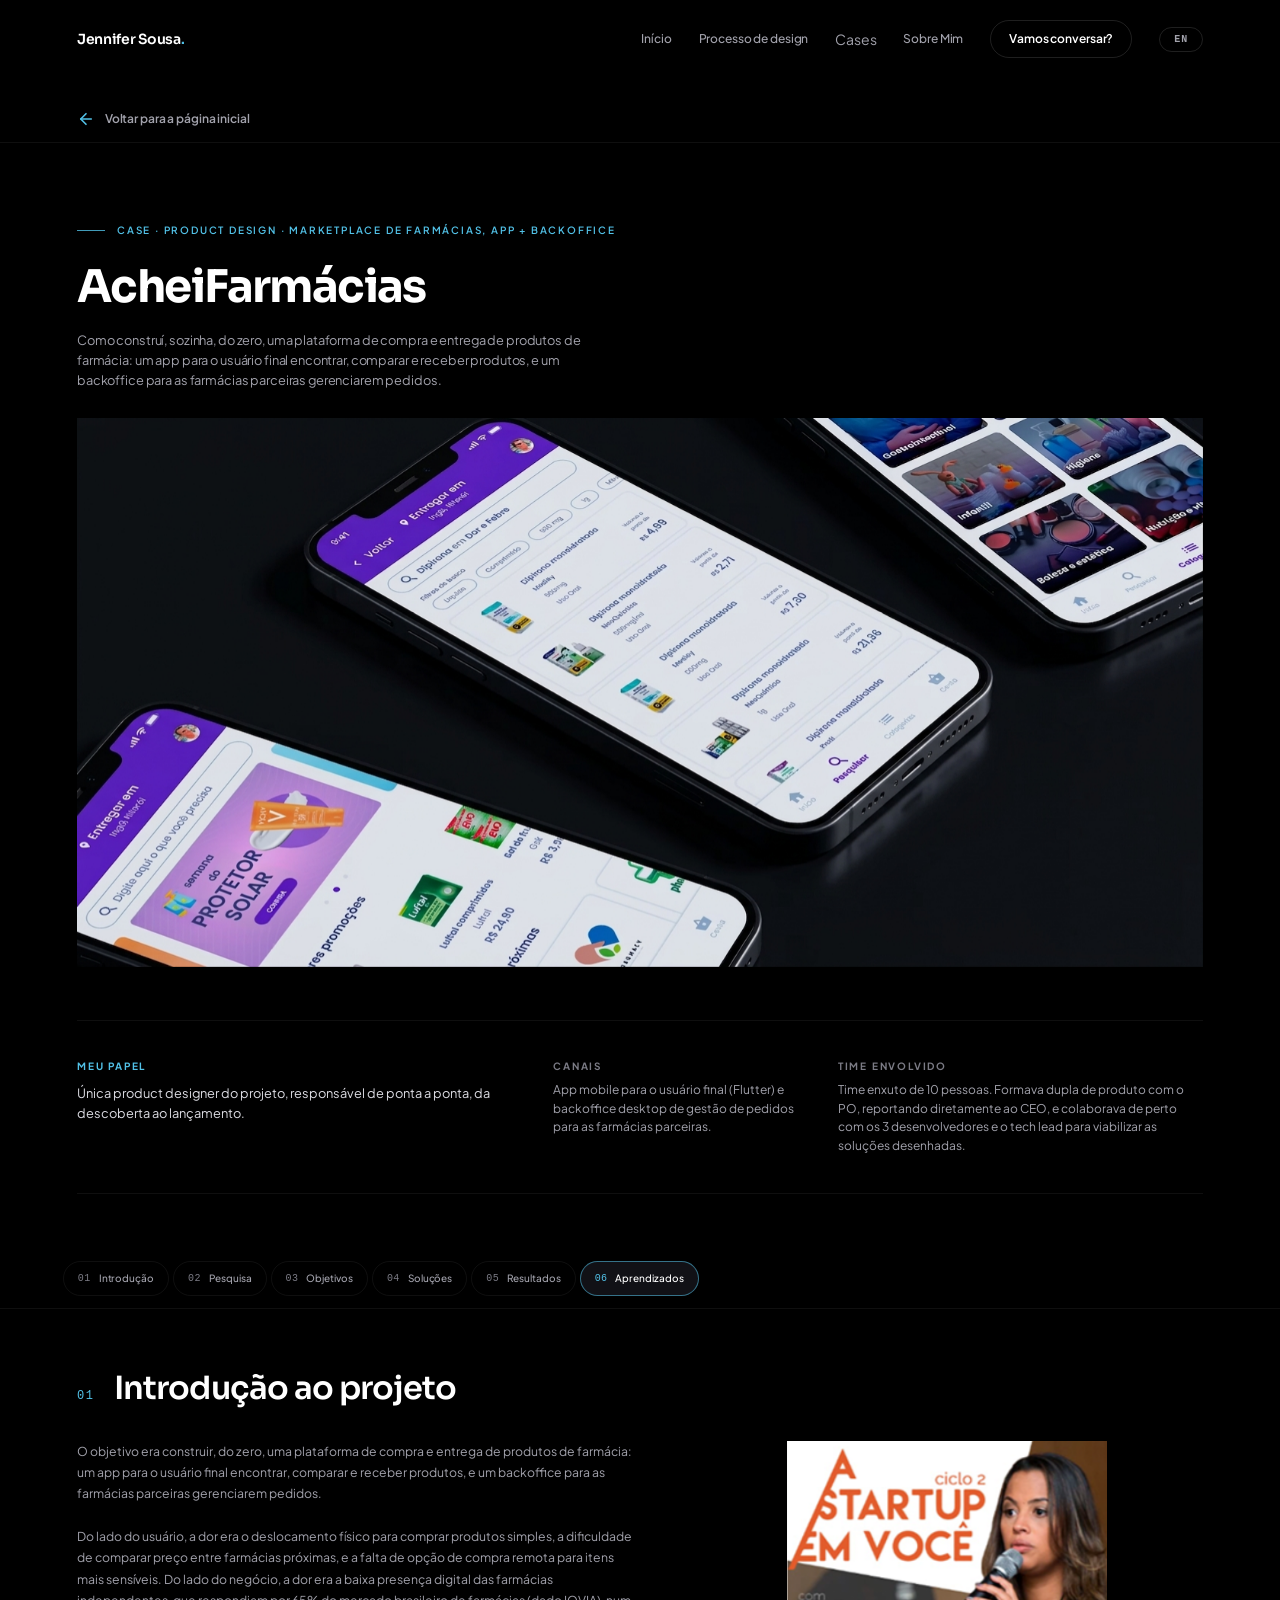
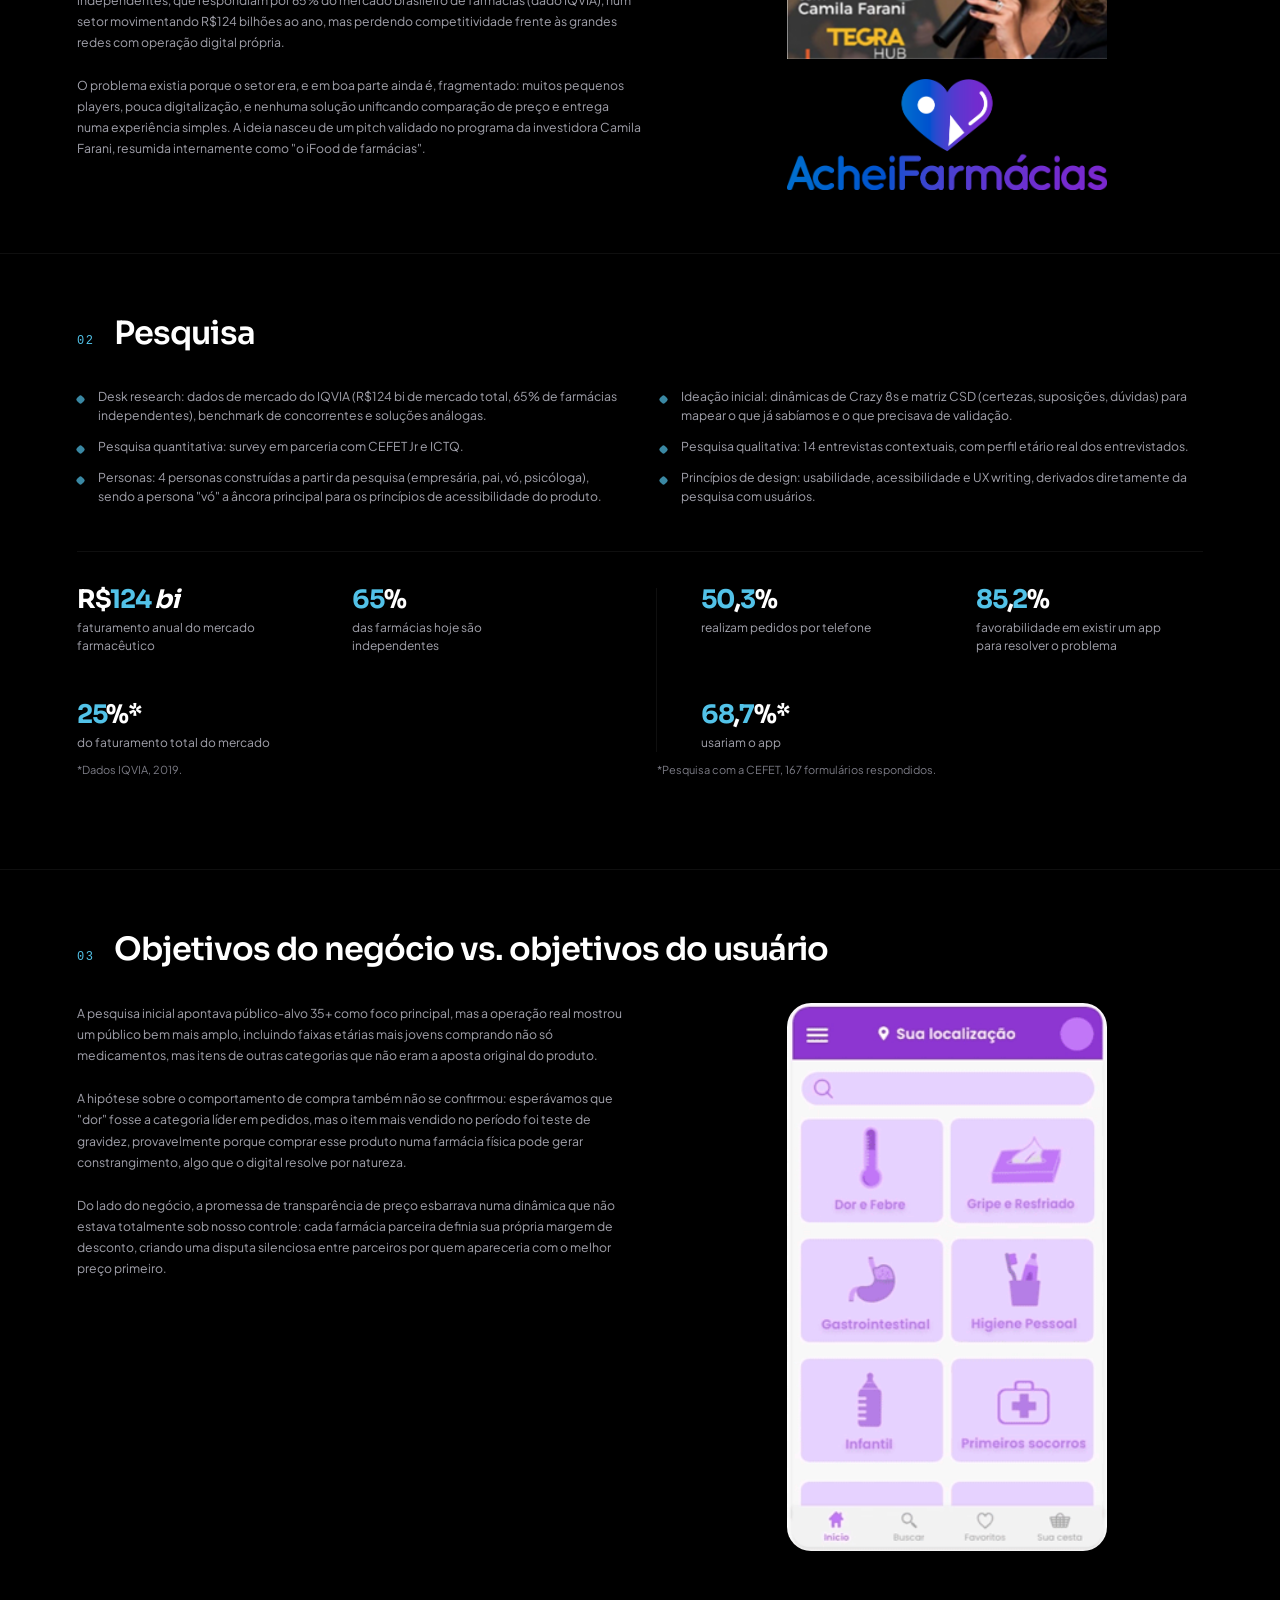
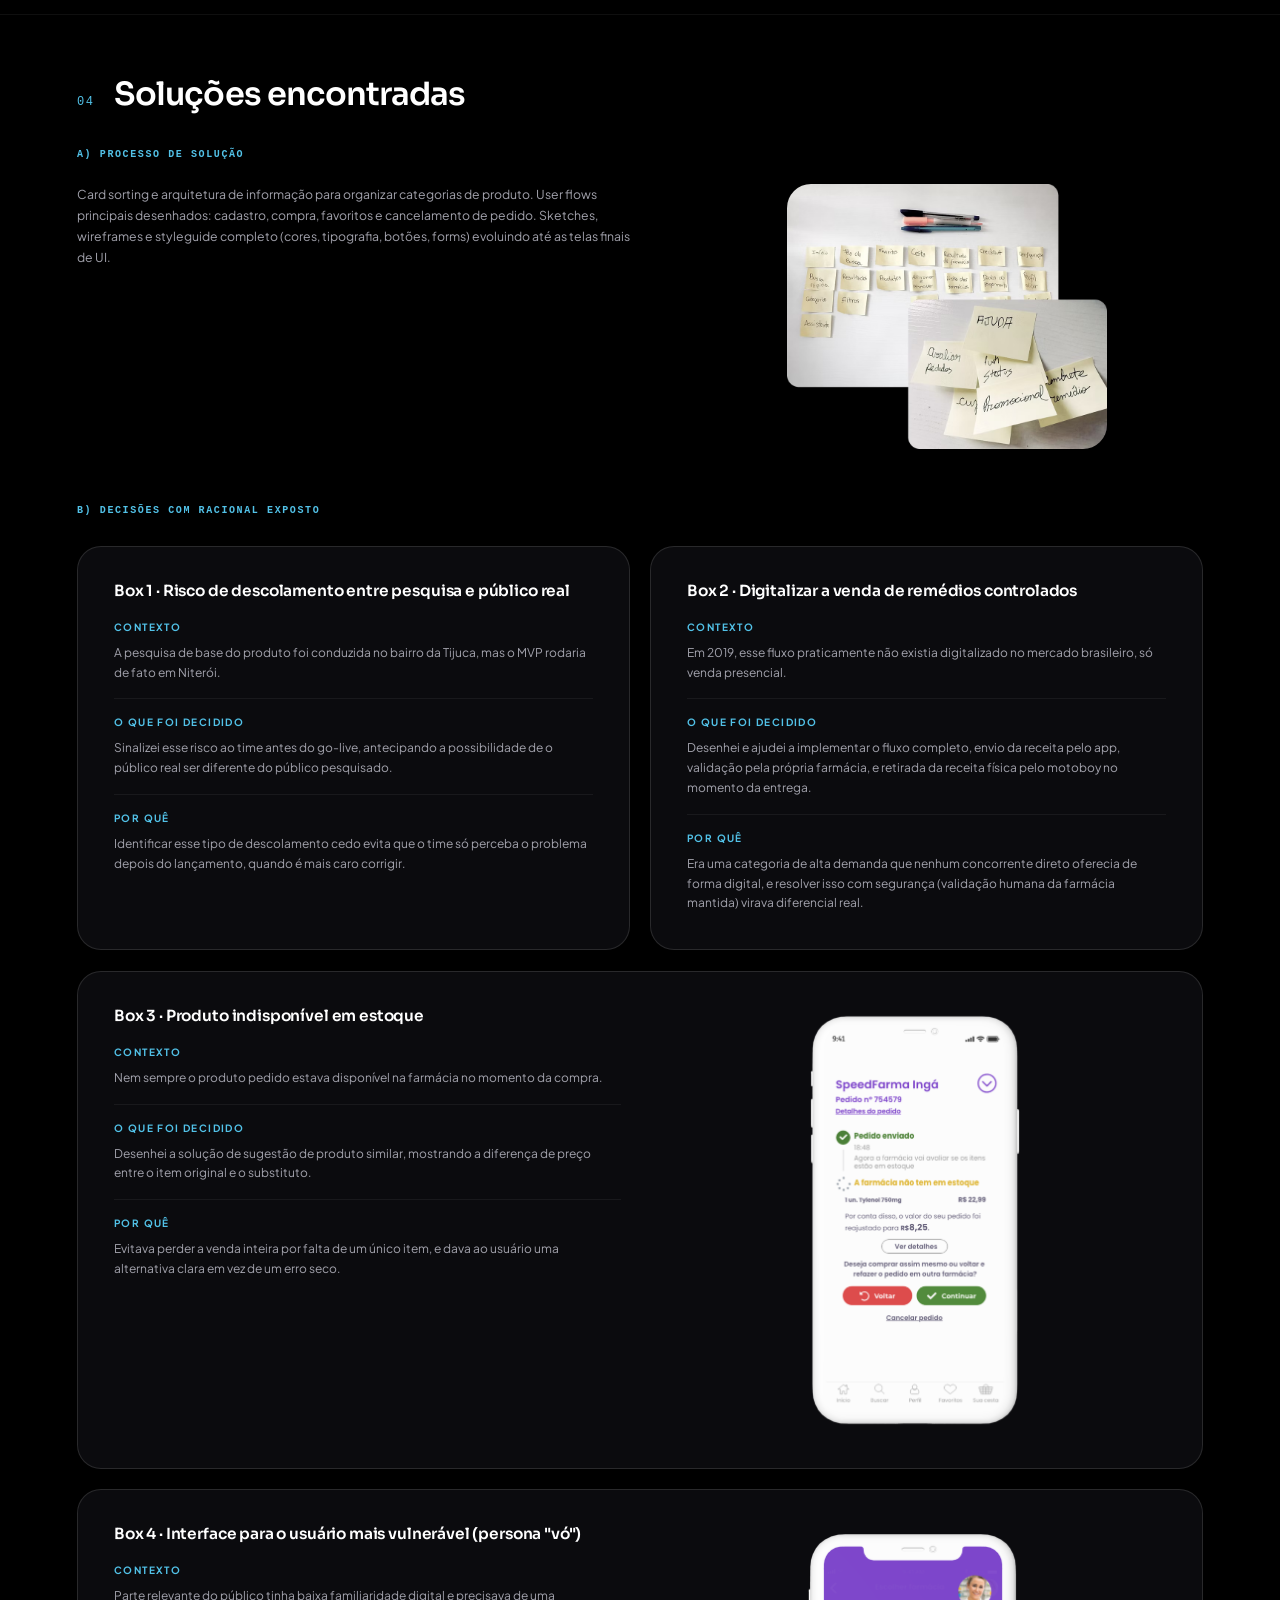
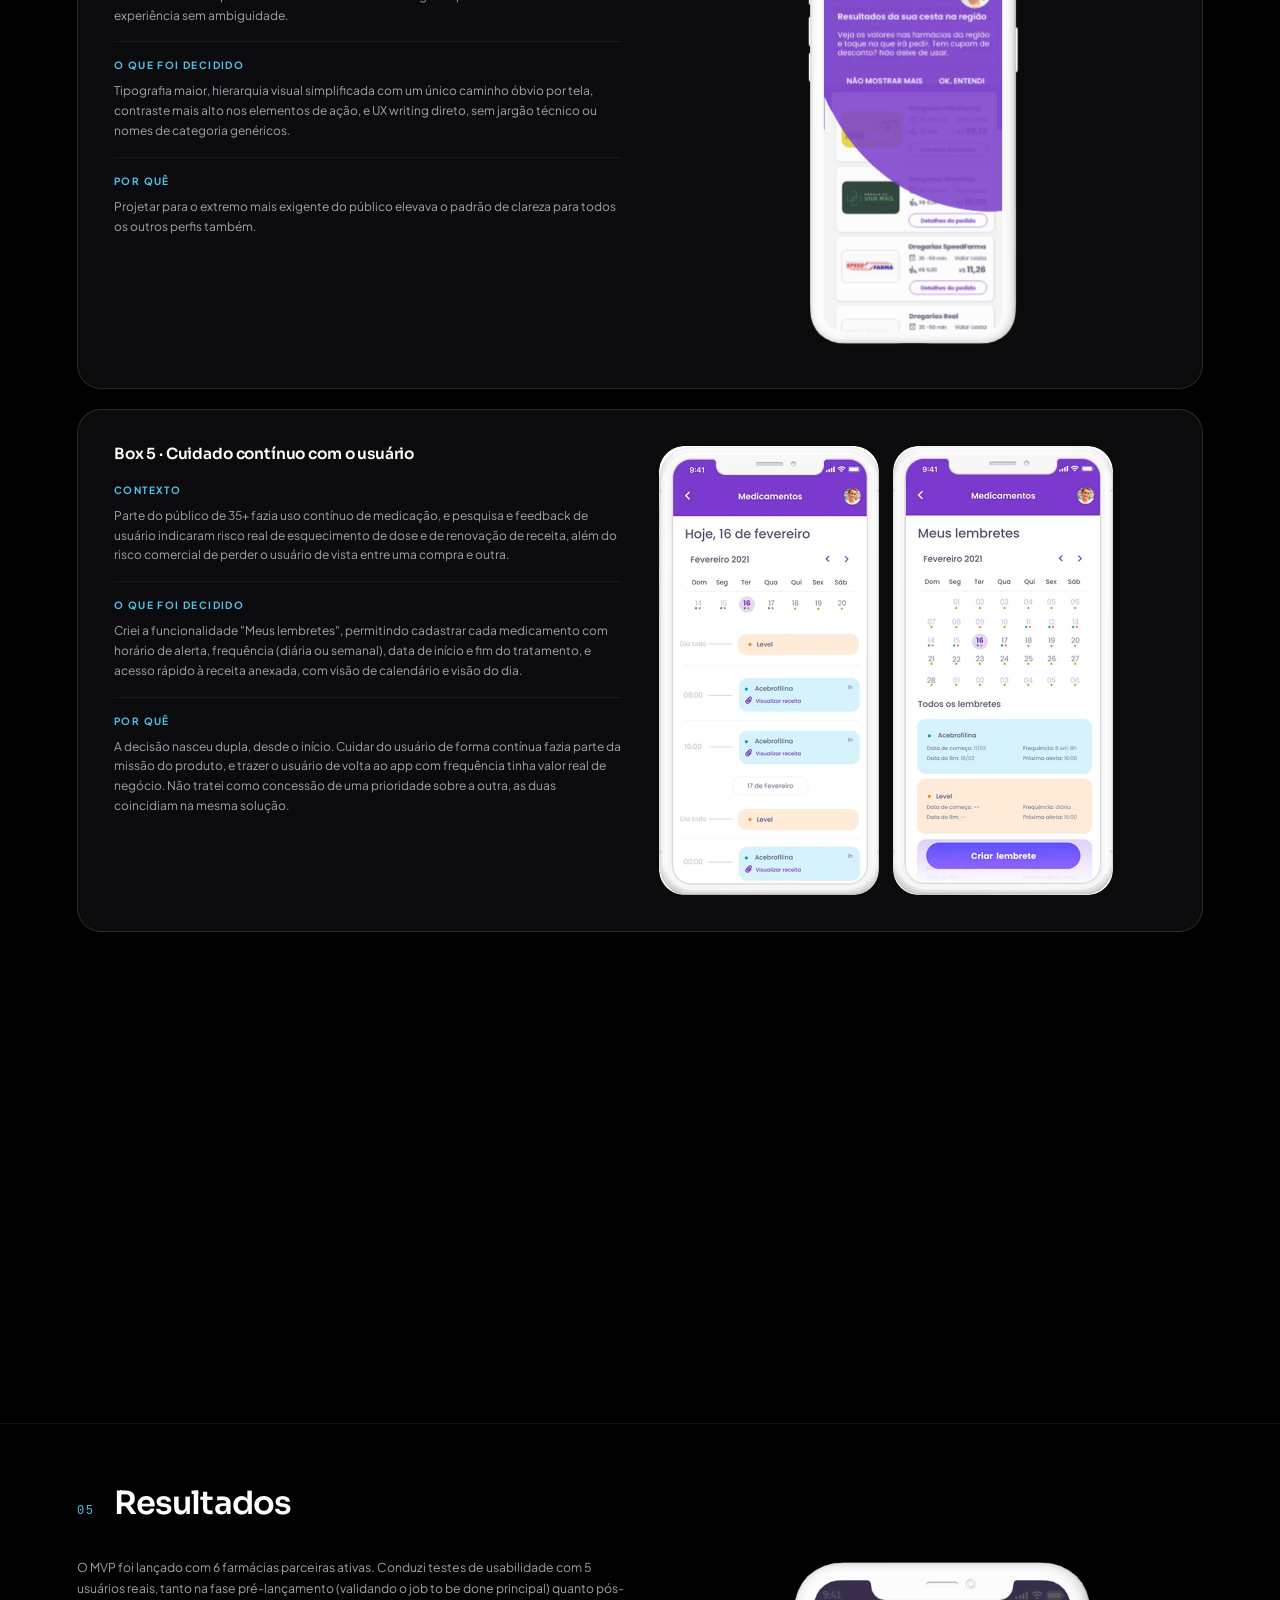
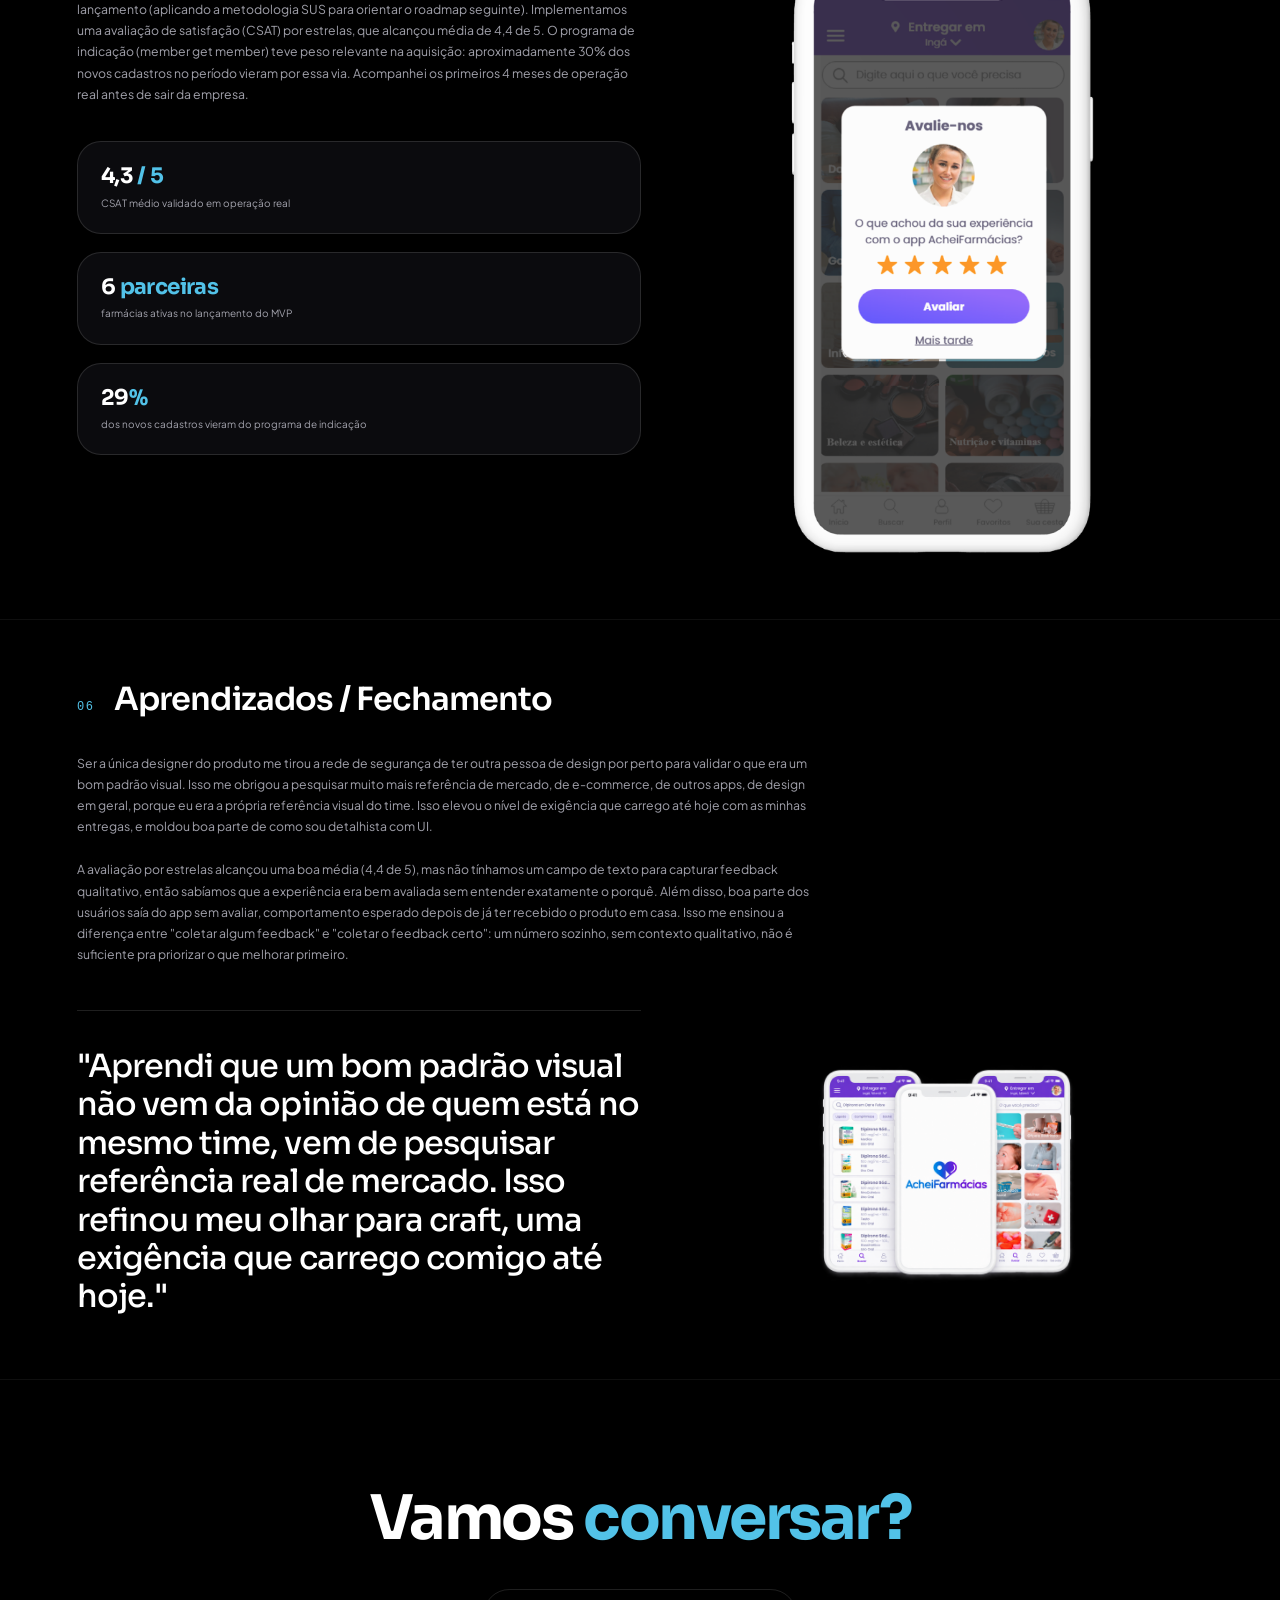
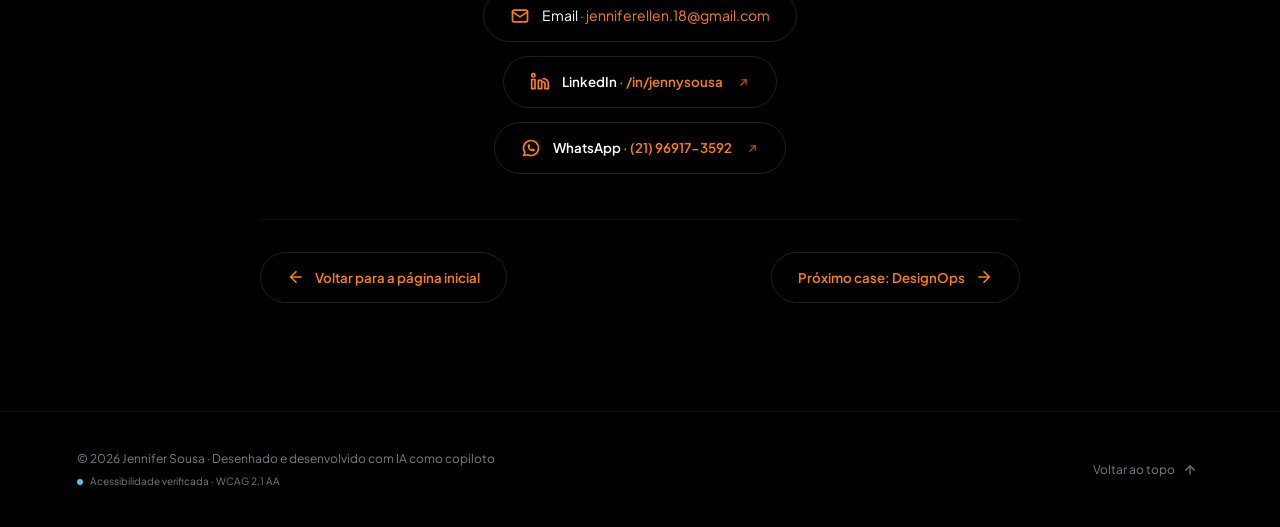
<file: Case Achei Farmacias.html>
<!DOCTYPE html>
<html lang="pt-BR" data-anim="on">
<head>
<meta charset="UTF-8" />
<meta name="viewport" content="width=device-width, initial-scale=1.0" />
<title>AcheiFarmácias · Jennifer Sousa</title>
<meta name="description" content="Case de Product Design: como construí, sozinha, do zero, uma plataforma de compra e entrega de produtos de farmácia, do app do usuário final ao backoffice das farmácias parceiras." />
<link rel="stylesheet" href="brand-tokens.css" />
<link rel="stylesheet" href="styles.css" />
<link rel="stylesheet" href="case.css" />

<!-- Microsoft Clarity -->
<script type="text/javascript">
   (function(c,l,a,r,i,t,y){
       c[a]=c[a]||function(){(c[a].q=c[a].q||[]).push(arguments)};
       t=l.createElement(r);t.async=1;t.src="https://www.clarity.ms/tag/"+i;
       y=l.getElementsByTagName(r)[0];y.parentNode.insertBefore(t,y);
   })(window, document, "clarity", "script", "wytoc0m8iu");
</script>

<!-- Google Analytics -->
<script async src="https://www.googletagmanager.com/gtag/js?id=G-2RXVHXYRN8"></script>
<script>
 window.dataLayer = window.dataLayer || [];
 function gtag(){dataLayer.push(arguments);}
 gtag('js', new Date());
 gtag('config', 'G-2RXVHXYRN8');
</script>

<!-- Hotjar Tracking Code for Portfolio Github -->
<script>
    (function(h,o,t,j,a,r){
        h.hj=h.hj||function(){(h.hj.q=h.hj.q||[]).push(arguments)};
        h._hjSettings={hjid:6726772,hjsv:6};
        a=o.getElementsByTagName('head')[0];
        r=o.createElement('script');r.async=1;
        r.src=t+h._hjSettings.hjid+j+h._hjSettings.hjsv;
        a.appendChild(r);
    })(window,document,'https://static.hotjar.com/c/hotjar-','.js?sv=');
</script>
</head>
<body data-screen-label="Case AcheiFarmácias">

<a class="skip-link" href="#main-content" data-i18n="s.skip">Ir para o conteúdo principal</a>

<div class="progress" id="progress" role="presentation" aria-hidden="true"></div>

<!-- ============ NAV ============ -->
<nav class="nav" id="nav" aria-label="Navegação principal" data-i18n-label="s.nav.aria">
  <a href="index.html" class="nav__brand">Jennifer Sousa<b>.</b></a>
  <div class="nav__links">
    <a class="nav__link" href="index.html" data-i18n="s.nav.home">Início</a>
    <a class="nav__link" href="index.html#processo" data-i18n="s.nav.scope">Processo de design</a>
    <div class="nav__item nav__dropdown">
      <button type="button" class="nav__link nav__dropdown-trigger" aria-haspopup="true" aria-expanded="false" aria-controls="cases-menu" data-i18n="s.nav.cases">Cases</button>
      <ul class="nav__dropdown-menu" id="cases-menu" role="menu" hidden>
        <li role="none"><a role="menuitem" href="Case Smart Checkout.html" data-i18n="s.nav.cases.b2b">Pagamentos B2B / B2B2C</a></li>
        <li role="none"><a role="menuitem" href="Case Loop.html" data-i18n="s.nav.cases.saas">Plataforma SaaS</a></li>
        <li role="none"><a role="menuitem" href="Case Achei Farmacias.html" data-i18n="s.nav.cases.b2c">Aplicativo B2C</a></li>
        <li role="none"><a role="menuitem" href="Case DesignOps.html" data-i18n="s.nav.cases.lead">Liderança</a></li>
      </ul>
    </div>
    <a class="nav__link" href="Sobre Mim.html" data-i18n="s.nav.experience">Sobre Mim</a>
    <a class="nav__link nav__cta" href="index.html#contato" data-i18n="s.nav.cta">Vamos conversar?</a>
  </div>
</nav>

<!-- ============ BREADCRUMB ============ -->
<div class="casebar">
  <div class="container">
    <a class="backlink" href="index.html">
      <svg width="18" height="18" viewBox="0 0 24 24" fill="none" stroke="currentColor" stroke-width="2.2" stroke-linecap="round" stroke-linejoin="round" aria-hidden="true" focusable="false"><line x1="19" y1="12" x2="5" y2="12"></line><polyline points="12 19 5 12 12 5"></polyline></svg>
      <span data-i18n="s.backlink">Voltar para a página inicial</span>
    </a>
  </div>
</div>

<main id="main-content">

<!-- ============ CASE HERO ============ -->
<header class="section case-hero">
  <div class="container">
    <p class="case-hero__kind reveal" data-i18n="af.hero.kind">Case · Product Design · Marketplace de farmácias, app + backoffice</p>
    <h1 class="case-hero__title reveal" data-d="1">AcheiFarmácias</h1>
    <p class="case-hero__sub reveal" data-d="2" data-i18n="af.hero.sub">Como construí, sozinha, do zero, uma plataforma de compra e entrega de produtos de farmácia: um app para o usuário final encontrar, comparar e receber produtos, e um backoffice para as farmácias parceiras gerenciarem pedidos.</p>

    <div class="case-feature case-feature--full reveal" data-d="3">
      <img src="assets/case-achei-farmacias/af-hero.jpg" alt="Telas do app AcheiFarmácias: busca de produtos com preços comparados entre farmácias e tela inicial com categorias e promoções" loading="eager" />
    </div>
  </div>
</header>

<!-- ============ CARTÃO DE ABERTURA ============ -->
<section class="case-facts-wrap">
  <div class="container">
    <div class="case-facts reveal">
      <div class="case-role">
        <p class="case-role__k" data-i18n="af.f1.k">Meu papel</p>
        <p class="case-role__v" data-i18n="af.f1.v">Única product designer do projeto, responsável de ponta a ponta, da descoberta ao lançamento.</p>
      </div>
      <dl class="case-facts__row">
        <div class="case-fact">
          <dt data-i18n="af.f2.k">Canais</dt>
          <dd data-i18n="af.f2.v">App mobile para o usuário final (Flutter) e backoffice desktop de gestão de pedidos para as farmácias parceiras.</dd>
        </div>
        <div class="case-fact">
          <dt data-i18n="af.f3.k">Time envolvido</dt>
          <dd data-i18n="af.f3.v">Time enxuto de 10 pessoas. Formava dupla de produto com o PO, reportando diretamente ao CEO, e colaborava de perto com os 3 desenvolvedores e o tech lead para viabilizar as soluções desenhadas.</dd>
        </div>
      </dl>
    </div>
  </div>
</section>

<!-- ============ SUB-NAV ============ -->
<div class="subnav" id="subnav">
  <div class="container subnav__inner">
    <nav class="subnav__links" aria-label="Seções do case" data-i18n-label="af.subnav.aria">
      <a href="#introducao"><span class="subnav__n">01</span><span data-i18n="af.nav.introducao">Introdução</span></a>
      <a href="#pesquisa"><span class="subnav__n">02</span><span data-i18n="af.nav.pesquisa">Pesquisa</span></a>
      <a href="#objetivos"><span class="subnav__n">03</span><span data-i18n="af.nav.objetivos">Objetivos</span></a>
      <a href="#solucoes"><span class="subnav__n">04</span><span data-i18n="af.nav.solucoes">Soluções</span></a>
      <a href="#resultados"><span class="subnav__n">05</span><span data-i18n="af.nav.resultados">Resultados</span></a>
      <a href="#aprendizados"><span class="subnav__n">06</span><span data-i18n="af.nav.aprendizados">Aprendizados</span></a>
    </nav>
  </div>
</div>

<!-- ============ 01 INTRODUÇÃO ============ -->
<section class="cs" id="introducao">
  <div class="container">
    <div class="cs__head reveal">
      <span class="cs__num">01</span>
      <h2 class="cs__title" data-i18n="af.s01.title">Introdução ao projeto</h2>
    </div>
    <div class="cs-split">
      <div class="cs-split__text">
        <div class="cs__body reveal" data-d="1">
          <p data-i18n="af.s01.p1">O objetivo era construir, do zero, uma plataforma de compra e entrega de produtos de farmácia: um app para o usuário final encontrar, comparar e receber produtos, e um backoffice para as farmácias parceiras gerenciarem pedidos.</p>
          <p data-i18n="af.s01.p2">Do lado do usuário, a dor era o deslocamento físico para comprar produtos simples, a dificuldade de comparar preço entre farmácias próximas, e a falta de opção de compra remota para itens mais sensíveis. Do lado do negócio, a dor era a baixa presença digital das farmácias independentes, que respondiam por 65% do mercado brasileiro de farmácias (dado IQVIA), num setor movimentando R$124 bilhões ao ano, mas perdendo competitividade frente às grandes redes com operação digital própria.</p>
          <p data-i18n="af.s01.p3">O problema existia porque o setor era, e em boa parte ainda é, fragmentado: muitos pequenos players, pouca digitalização, e nenhuma solução unificando comparação de preço e entrega numa experiência simples. A ideia nasceu de um pitch validado no programa da investidora Camila Farani, resumida internamente como "o iFood de farmácias".</p>
        </div>
      </div>
      <div class="cs-split__media cs-split__media--bare reveal" data-d="1">
        <img src="assets/case-achei-farmacias/af-startup-em-voce.png" alt="Cartaz do programa &quot;A Startup em Você&quot;, ciclo 2, com Camila Farani, pela Tegra Hub" loading="lazy" />
        <img src="assets/case-achei-farmacias/af-logo.png" alt="Logo da AcheiFarmácias" loading="lazy" class="cs-split__media-gap" />
      </div>
    </div>
  </div>
</section>

<!-- ============ 02 PESQUISA ============ -->
<section class="cs" id="pesquisa">
  <div class="container">
    <div class="cs__head reveal">
      <span class="cs__num">02</span>
      <h2 class="cs__title" data-i18n="af.s02.title">Pesquisa</h2>
    </div>
    <ul class="mini-list mini-list--lg mini-list--2col reveal" data-d="1">
      <li data-i18n="af.s02.i1">Desk research: dados de mercado do IQVIA (R$124 bi de mercado total, 65% de farmácias independentes), benchmark de concorrentes e soluções análogas.</li>
      <li data-i18n="af.s02.i2">Ideação inicial: dinâmicas de Crazy 8s e matriz CSD (certezas, suposições, dúvidas) para mapear o que já sabíamos e o que precisava de validação.</li>
      <li data-i18n="af.s02.i3">Pesquisa quantitativa: survey em parceria com CEFET Jr e ICTQ.</li>
      <li data-i18n="af.s02.i4">Pesquisa qualitativa: 14 entrevistas contextuais, com perfil etário real dos entrevistados.</li>
      <li data-i18n="af.s02.i5">Personas: 4 personas construídas a partir da pesquisa (empresária, pai, vó, psicóloga), sendo a persona "vó" a âncora principal para os princípios de acessibilidade do produto.</li>
      <li data-i18n="af.s02.i6">Princípios de design: usabilidade, acessibilidade e UX writing, derivados diretamente da pesquisa com usuários.</li>
    </ul>
    <div class="stats-area">
      <div class="stats stats--sm reveal" data-d="1">
        <div class="stat">
          <div class="stat__fig">R$<span>124</span> <em data-i18n="af.s02.stat1.unit">bi</em></div>
          <p class="stat__label" data-i18n="af.s02.stat1.label">faturamento anual do mercado farmacêutico</p>
        </div>
        <div class="stat">
          <div class="stat__fig"><span>65</span>%</div>
          <p class="stat__label" data-i18n="af.s02.stat2.label">das farmácias hoje são independentes</p>
        </div>
        <div class="stat">
          <div class="stat__fig"><span>25</span>%*</div>
          <p class="stat__label" data-i18n="af.s02.stat3.label">do faturamento total do mercado</p>
        </div>
        <p class="stats__foot" data-i18n="af.s02.stat.foot">*Dados IQVIA, 2019.</p>
      </div>
      <div class="stats stats--sm reveal" data-d="1">
        <div class="stat">
          <div class="stat__fig"><span>50</span>,<span>3</span>%</div>
          <p class="stat__label" data-i18n="af.s02.stat4.label">realizam pedidos por telefone</p>
        </div>
        <div class="stat">
          <div class="stat__fig"><span>85</span>,<span>2</span>%</div>
          <p class="stat__label" data-i18n="af.s02.stat5.label">favorabilidade em existir um app para resolver o problema</p>
        </div>
        <div class="stat">
          <div class="stat__fig"><span>68</span>,<span>7</span>%*</div>
          <p class="stat__label" data-i18n="af.s02.stat6.label">usariam o app</p>
        </div>
        <p class="stats__foot" data-i18n="af.s02.stat2.foot">*Pesquisa com a CEFET, 167 formulários respondidos.</p>
      </div>
    </div>
  </div>
</section>

<!-- ============ 03 OBJETIVOS ============ -->
<section class="cs" id="objetivos">
  <div class="container">
    <div class="cs__head reveal">
      <span class="cs__num">03</span>
      <h2 class="cs__title" data-i18n="af.s03.title">Objetivos do negócio vs. objetivos do usuário</h2>
    </div>
    <div class="cs-split">
      <div class="cs-split__text">
        <div class="cs__body reveal" data-d="1">
          <p data-i18n="af.s03.p1">A pesquisa inicial apontava público-alvo 35+ como foco principal, mas a operação real mostrou um público bem mais amplo, incluindo faixas etárias mais jovens comprando não só medicamentos, mas itens de outras categorias que não eram a aposta original do produto.</p>
          <p data-i18n="af.s03.p2">A hipótese sobre o comportamento de compra também não se confirmou: esperávamos que "dor" fosse a categoria líder em pedidos, mas o item mais vendido no período foi teste de gravidez, provavelmente porque comprar esse produto numa farmácia física pode gerar constrangimento, algo que o digital resolve por natureza.</p>
          <p data-i18n="af.s03.p3">Do lado do negócio, a promessa de transparência de preço esbarrava numa dinâmica que não estava totalmente sob nosso controle: cada farmácia parceira definia sua própria margem de desconto, criando uma disputa silenciosa entre parceiros por quem apareceria com o melhor preço primeiro.</p>
        </div>
      </div>
      <div class="cs-split__media cs-split__media--bare reveal" data-d="1">
        <img src="assets/case-achei-farmacias/af-categorias.gif" alt="Tela do app com busca por localização e categorias de produto: dor e febre, gripe e resfriado, gastrointestinal, higiene pessoal, infantil e primeiros socorros" loading="lazy" class="img-rounded" />
      </div>
    </div>
  </div>
</section>

<!-- ============ 04 SOLUÇÕES ============ -->
<section class="cs" id="solucoes">
  <div class="container">
    <div class="cs__head reveal">
      <span class="cs__num">04</span>
      <h2 class="cs__title" data-i18n="af.s04.title">Soluções encontradas</h2>
    </div>

    <p class="cs-part reveal" data-i18n="af.s04.parta">a) Processo de solução</p>
    <div class="cs-split">
      <div class="cs-split__text">
        <div class="cs__body reveal" data-d="1">
          <p data-i18n="af.s04.a.p">Card sorting e arquitetura de informação para organizar categorias de produto. User flows principais desenhados: cadastro, compra, favoritos e cancelamento de pedido. Sketches, wireframes e styleguide completo (cores, tipografia, botões, forms) evoluindo até as telas finais de UI.</p>
        </div>
      </div>
      <div class="cs-split__media cs-split__media--bare reveal" data-d="1">
        <img src="assets/case-achei-farmacias/af-card-sorting.avif" alt="Exercício de card sorting com post-its organizando telas, categorias e funcionalidades do app" loading="lazy" class="img-rounded" />
      </div>
    </div>

    <p class="cs-part reveal" data-i18n="af.s04.partb">b) Decisões com racional exposto</p>

    <div class="dbox-list">
      <div class="dbox-pair">
      <div class="dbox reveal" data-d="1">
        <h3 class="dbox__title" data-i18n="af.b1.title">Box 1 · Risco de descolamento entre pesquisa e público real</h3>
        <div class="dbox__field"><p class="dbox__k" data-i18n="af.k.contexto">Contexto</p><p class="dbox__v" data-i18n="af.b1.contexto">A pesquisa de base do produto foi conduzida no bairro da Tijuca, mas o MVP rodaria de fato em Niterói.</p></div>
        <div class="dbox__field"><p class="dbox__k" data-i18n="af.k.decidido">O que foi decidido</p><p class="dbox__v" data-i18n="af.b1.decidido">Sinalizei esse risco ao time antes do go-live, antecipando a possibilidade de o público real ser diferente do público pesquisado.</p></div>
        <div class="dbox__field"><p class="dbox__k" data-i18n="af.k.porque">Por quê</p><p class="dbox__v" data-i18n="af.b1.porque">Identificar esse tipo de descolamento cedo evita que o time só perceba o problema depois do lançamento, quando é mais caro corrigir.</p></div>
      </div>

      <div class="dbox reveal" data-d="1">
        <h3 class="dbox__title" data-i18n="af.b3.title">Box 2 · Digitalizar a venda de remédios controlados</h3>
        <div class="dbox__field"><p class="dbox__k" data-i18n="af.k.contexto">Contexto</p><p class="dbox__v" data-i18n="af.b3.contexto">Em 2019, esse fluxo praticamente não existia digitalizado no mercado brasileiro, só venda presencial.</p></div>
        <div class="dbox__field"><p class="dbox__k" data-i18n="af.k.decidido">O que foi decidido</p><p class="dbox__v" data-i18n="af.b3.decidido">Desenhei e ajudei a implementar o fluxo completo, envio da receita pelo app, validação pela própria farmácia, e retirada da receita física pelo motoboy no momento da entrega.</p></div>
        <div class="dbox__field"><p class="dbox__k" data-i18n="af.k.porque">Por quê</p><p class="dbox__v" data-i18n="af.b3.porque">Era uma categoria de alta demanda que nenhum concorrente direto oferecia de forma digital, e resolver isso com segurança (validação humana da farmácia mantida) virava diferencial real.</p></div>
      </div>
      </div>

      <div class="dbox reveal dbox--media" data-d="1">
        <div class="dbox__col">
        <h3 class="dbox__title" data-i18n="af.b2.title">Box 3 · Produto indisponível em estoque</h3>
        <div class="dbox__field"><p class="dbox__k" data-i18n="af.k.contexto">Contexto</p><p class="dbox__v" data-i18n="af.b2.contexto">Nem sempre o produto pedido estava disponível na farmácia no momento da compra.</p></div>
        <div class="dbox__field"><p class="dbox__k" data-i18n="af.k.decidido">O que foi decidido</p><p class="dbox__v" data-i18n="af.b2.decidido">Desenhei a solução de sugestão de produto similar, mostrando a diferença de preço entre o item original e o substituto.</p></div>
        <div class="dbox__field"><p class="dbox__k" data-i18n="af.k.porque">Por quê</p><p class="dbox__v" data-i18n="af.b2.porque">Evitava perder a venda inteira por falta de um único item, e dava ao usuário uma alternativa clara em vez de um erro seco.</p></div>
        </div>
        <div class="dbox__media dbox__media--single">
          <img src="assets/case-achei-farmacias/af-estoque.png" alt="Tela de pedido com item fora de estoque, valor reajustado e opções de continuar ou voltar" loading="lazy" class="img-rounded" />
        </div>
      </div>

      <div class="dbox reveal dbox--media" data-d="1">
        <div class="dbox__col">
        <h3 class="dbox__title" data-i18n="af.b4.title">Box 4 · Interface para o usuário mais vulnerável (persona "vó")</h3>
        <div class="dbox__field"><p class="dbox__k" data-i18n="af.k.contexto">Contexto</p><p class="dbox__v" data-i18n="af.b4.contexto">Parte relevante do público tinha baixa familiaridade digital e precisava de uma experiência sem ambiguidade.</p></div>
        <div class="dbox__field"><p class="dbox__k" data-i18n="af.k.decidido">O que foi decidido</p><p class="dbox__v" data-i18n="af.b4.decidido">Tipografia maior, hierarquia visual simplificada com um único caminho óbvio por tela, contraste mais alto nos elementos de ação, e UX writing direto, sem jargão técnico ou nomes de categoria genéricos.</p></div>
        <div class="dbox__field"><p class="dbox__k" data-i18n="af.k.porque">Por quê</p><p class="dbox__v" data-i18n="af.b4.porque">Projetar para o extremo mais exigente do público elevava o padrão de clareza para todos os outros perfis também.</p></div>
        </div>
        <div class="dbox__media dbox__media--single">
          <img src="assets/case-achei-farmacias/assistente virtual.png" alt="Modal do assistente virtual sobre resultados de busca nas farmácias da região, com opções &quot;não mostrar mais&quot; e &quot;ok, entendi&quot;" loading="lazy" class="img-rounded" />
        </div>
      </div>

      <div class="dbox reveal dbox--media" data-d="1">
        <div class="dbox__col">
        <h3 class="dbox__title" data-i18n="af.b5.title">Box 5 · Cuidado contínuo com o usuário</h3>
        <div class="dbox__field"><p class="dbox__k" data-i18n="af.k.contexto">Contexto</p><p class="dbox__v" data-i18n="af.b5.contexto">Parte do público de 35+ fazia uso contínuo de medicação, e pesquisa e feedback de usuário indicaram risco real de esquecimento de dose e de renovação de receita, além do risco comercial de perder o usuário de vista entre uma compra e outra.</p></div>
        <div class="dbox__field"><p class="dbox__k" data-i18n="af.k.decidido">O que foi decidido</p><p class="dbox__v" data-i18n="af.b5.decidido">Criei a funcionalidade "Meus lembretes", permitindo cadastrar cada medicamento com horário de alerta, frequência (diária ou semanal), data de início e fim do tratamento, e acesso rápido à receita anexada, com visão de calendário e visão do dia.</p></div>
        <div class="dbox__field"><p class="dbox__k" data-i18n="af.k.porque">Por quê</p><p class="dbox__v" data-i18n="af.b5.porque">A decisão nasceu dupla, desde o início. Cuidar do usuário de forma contínua fazia parte da missão do produto, e trazer o usuário de volta ao app com frequência tinha valor real de negócio. Não tratei como concessão de uma prioridade sobre a outra, as duas coincidiam na mesma solução.</p></div>
        </div>
        <div class="dbox__media">
          <img src="assets/case-achei-farmacias/af-lembretes-1.png" alt="Tela de calendário de lembretes de medicação com horários e visualização por dia" loading="lazy" class="img-rounded" />
          <img src="assets/case-achei-farmacias/af-lembretes-2.png" alt="Tela &quot;Meus lembretes&quot; com lista de medicamentos, frequência, datas e botão para criar novo lembrete" loading="lazy" class="img-rounded" />
        </div>
      </div>
    </div>

    <div class="cs-block reveal">
      <h3 class="cs-block__title" data-i18n="af.tech.title">Colaboração técnica</h3>
      <div class="dbox-list">
        <div class="dbox">
          <div class="dbox__field"><p class="dbox__k" data-i18n="af.k.contexto">Contexto</p><p class="dbox__v" data-i18n="af.tech.contexto">O PO defendia a ideia de um assistente virtual guiando o usuário passo a passo em cada etapa da compra, no formato de wizard.</p></div>
          <div class="dbox__field"><p class="dbox__k" data-i18n="af.k.decidido">O que foi decidido</p><p class="dbox__v" data-i18n="af.tech.decidido">Alinhado com um dos desenvolvedores, construí o argumento de que a assistente deveria ajudar sem ser invasiva, evitando gerar incômodo em vez de facilitar. Incluímos um botão de "não mostrar mais", um padrão já familiar para usuários Android, sistema operacional predominante entre os usuários cadastrados no app.</p></div>
          <div class="dbox__field"><p class="dbox__k" data-i18n="af.k.porque">Por quê</p><p class="dbox__v" data-i18n="af.tech.porque">A proximidade com o time de desenvolvimento permitiu unir argumento técnico e de UX para reverter uma decisão de produto que, sem esse contraponto, teria virado uma experiência mais invasiva do que útil.</p></div>
        </div>
      </div>
    </div>
  </div>
</section>

<!-- ============ 05 RESULTADOS ============ -->
<section class="cs" id="resultados">
  <div class="container">
    <div class="cs__head reveal">
      <span class="cs__num">05</span>
      <h2 class="cs__title" data-i18n="af.s05.title">Resultados</h2>
    </div>
    <div class="cs-split">
      <div class="cs-split__text">
        <div class="cs__body reveal" data-d="1">
          <p data-i18n="af.s05.p1">O MVP foi lançado com 6 farmácias parceiras ativas. Conduzi testes de usabilidade com 5 usuários reais, tanto na fase pré-lançamento (validando o job to be done principal) quanto pós-lançamento (aplicando a metodologia SUS para orientar o roadmap seguinte). Implementamos uma avaliação de satisfação (CSAT) por estrelas, que alcançou média de 4,4 de 5. O programa de indicação (member get member) teve peso relevante na aquisição: aproximadamente 30% dos novos cadastros no período vieram por essa via. Acompanhei os primeiros 4 meses de operação real antes de sair da empresa.</p>
        </div>
        <div class="hero-stats hero-stats--stack reveal" data-d="1">
          <div class="hstat">
            <span class="hstat__fig"><span class="count" data-to="4.4" data-decimals="1">0</span> <em data-i18n="af.r1.unit">/ 5</em></span>
            <span class="hstat__label" data-i18n="af.r1.label">CSAT médio validado em operação real</span>
          </div>
          <div class="hstat">
            <span class="hstat__fig"><span class="count" data-to="6">0</span> <em data-i18n="af.r2.unit">parceiras</em></span>
            <span class="hstat__label" data-i18n="af.r2.label">farmácias ativas no lançamento do MVP</span>
          </div>
          <div class="hstat">
            <span class="hstat__fig"><span class="count" data-to="30">0</span><em>%</em></span>
            <span class="hstat__label" data-i18n="af.r3.label">dos novos cadastros vieram do programa de indicação</span>
          </div>
        </div>
      </div>
      <div class="cs-split__media cs-split__media--bare reveal" data-d="1">
        <img src="assets/case-achei-farmacias/af-avaliacao.png" alt="Modal de avaliação por estrelas perguntando sobre a experiência com o app AcheiFarmácias" loading="lazy" class="img-rounded" />
      </div>
    </div>
  </div>
</section>

<!-- ============ 06 APRENDIZADOS ============ -->
<section class="cs" id="aprendizados">
  <div class="container">
    <div class="cs__head reveal">
      <span class="cs__num">06</span>
      <h2 class="cs__title" data-i18n="af.s06.title">Aprendizados / Fechamento</h2>
    </div>
    <div class="cs__body reveal" data-d="1">
      <p data-i18n="af.s06.p1">Ser a única designer do produto me tirou a rede de segurança de ter outra pessoa de design por perto para validar o que era um bom padrão visual. Isso me obrigou a pesquisar muito mais referência de mercado, de e-commerce, de outros apps, de design em geral, porque eu era a própria referência visual do time. Isso elevou o nível de exigência que carrego até hoje com as minhas entregas, e moldou boa parte de como sou detalhista com UI.</p>
      <p data-i18n="af.s06.p2">A avaliação por estrelas alcançou uma boa média (4,4 de 5), mas não tínhamos um campo de texto para capturar feedback qualitativo, então sabíamos que a experiência era bem avaliada sem entender exatamente o porquê. Além disso, boa parte dos usuários saía do app sem avaliar, comportamento esperado depois de já ter recebido o produto em casa. Isso me ensinou a diferença entre "coletar algum feedback" e "coletar o feedback certo": um número sozinho, sem contexto qualitativo, não é suficiente pra priorizar o que melhorar primeiro.</p>
    </div>
    <div class="cs-split">
      <div class="cs-split__text">
        <div class="statement reveal" data-d="1">
          <p data-i18n="af.s06.stmt">"Aprendi que um bom padrão visual não vem da opinião de quem está no mesmo time, vem de pesquisar referência real de mercado. Isso refinou meu olhar para craft, uma exigência que carrego comigo até hoje."</p>
        </div>
      </div>
      <div class="cs-split__media cs-split__media--bare cs-split__media--statement reveal" data-d="1">
        <img src="assets/case-achei-farmacias/af-mockups.png" alt="Telas do app AcheiFarmácias: busca de produto por categoria, splash da logo e grid de categorias" loading="lazy" class="img-rounded" />
      </div>
    </div>
  </div>
</section>

<!-- ============ CTA ============ -->
<section class="case-cta">
  <div class="container">
    <h2 class="case-cta__title reveal" data-d="1" data-i18n="s.cta.title">Vamos <em>conversar?</em></h2>

    <div class="contact__links case-cta__contacts reveal" data-d="2">
      <button type="button" class="clink clink--copy" data-copy="jenniferellen.18@gmail.com" aria-label="Copiar e-mail jenniferellen.18@gmail.com" data-i18n-label="s.copy.label">
        <svg width="20" height="20" viewBox="0 0 24 24" fill="none" stroke="currentColor" stroke-width="2" stroke-linecap="round" stroke-linejoin="round" aria-hidden="true" focusable="false"><rect x="3" y="5" width="18" height="14" rx="2"></rect><path d="m3 7 9 6 9-6"></path></svg>
        <span class="clink__body"><span class="label">Email</span> · jenniferellen.18@gmail.com</span>
        <span class="clink__status" role="status" aria-live="polite"></span>
      </button>
      <a class="clink" href="https://www.linkedin.com/in/jennysousa/" target="_blank" rel="noopener noreferrer">
        <svg width="20" height="20" viewBox="0 0 24 24" fill="none" stroke="currentColor" stroke-width="2" stroke-linecap="round" stroke-linejoin="round" aria-hidden="true" focusable="false"><path d="M16 8a6 6 0 0 1 6 6v6h-4v-6a2 2 0 0 0-4 0v6h-4v-10h4v1.5"></path><rect x="2" y="9" width="4" height="11"></rect><circle cx="4" cy="4" r="2"></circle></svg>
        <span><span class="label">LinkedIn</span> · /in/jennysousa</span>
        <svg class="ext-icon" width="13" height="13" viewBox="0 0 24 24" fill="none" stroke="currentColor" stroke-width="2.4" stroke-linecap="round" stroke-linejoin="round" aria-hidden="true" focusable="false"><path d="M7 17 17 7"></path><path d="M9 7h8v8"></path></svg>
        <span class="sr-only" data-i18n="s.newtab">(abre em nova aba)</span>
      </a>
      <a class="clink" href="https://wa.me/5521969173592" target="_blank" rel="noopener noreferrer">
        <svg width="20" height="20" viewBox="0 0 24 24" fill="none" stroke="currentColor" stroke-width="2" stroke-linecap="round" stroke-linejoin="round" aria-hidden="true" focusable="false"><path d="M3 21l1.65-3.8a9 9 0 1 1 3.4 2.9L3 21"></path><path d="M9 10a.5.5 0 0 0 1 0V9a.5.5 0 0 0-1 0v1a5 5 0 0 0 5 5h1a.5.5 0 0 0 0-1h-1a.5.5 0 0 0 0 1"></path></svg>
        <span><span class="label">WhatsApp</span> · (21) 96917-3592</span>
        <svg class="ext-icon" width="13" height="13" viewBox="0 0 24 24" fill="none" stroke="currentColor" stroke-width="2.4" stroke-linecap="round" stroke-linejoin="round" aria-hidden="true" focusable="false"><path d="M7 17 17 7"></path><path d="M9 7h8v8"></path></svg>
        <span class="sr-only" data-i18n="s.newtab">(abre em nova aba)</span>
      </a>
    </div>

    <nav class="case-nav reveal" data-d="3" aria-label="Navegação entre cases">
      <a class="btn-ghost btn-ghost--link" href="index.html">
        <svg width="18" height="18" viewBox="0 0 24 24" fill="none" stroke="currentColor" stroke-width="2.2" stroke-linecap="round" stroke-linejoin="round" aria-hidden="true" focusable="false"><line x1="19" y1="12" x2="5" y2="12"></line><polyline points="12 19 5 12 12 5"></polyline></svg>
        <span data-i18n="s.backlink">Voltar para a página inicial</span>
      </a>
      <a class="btn-ghost btn-ghost--link btn-ghost--next" href="Case DesignOps.html">
        <span data-i18n="af.next">Próximo case: DesignOps</span>
        <svg width="18" height="18" viewBox="0 0 24 24" fill="none" stroke="currentColor" stroke-width="2.2" stroke-linecap="round" stroke-linejoin="round" aria-hidden="true" focusable="false"><line x1="5" y1="12" x2="19" y2="12"></line><polyline points="12 5 19 12 12 19"></polyline></svg>
      </a>
    </nav>
  </div>
</section>

</main>

<!-- ============ FOOTER ============ -->
<footer class="footer">
  <div class="footer__info">
    <span data-i18n="s.footer.copy">© 2026 Jennifer Sousa · Desenhado e desenvolvido com IA como copiloto</span>
    <span class="footer__a11y" data-i18n="s.footer.a11y">Acessibilidade verificada · WCAG 2.1 AA</span>
  </div>
  <button class="footer__top" id="toTop"><span data-i18n="s.footer.top">Voltar ao topo</span>
    <svg width="14" height="14" viewBox="0 0 24 24" fill="none" stroke="currentColor" stroke-width="2.2" stroke-linecap="round" stroke-linejoin="round" aria-hidden="true" focusable="false"><line x1="12" y1="19" x2="12" y2="5"></line><polyline points="5 12 12 5 19 12"></polyline></svg>
  </button>
</footer>

<!-- ============ LIGHTBOX / SLIDESHOW ============ -->
<div class="lb" id="lightbox" role="dialog" aria-modal="true" aria-label="Visualizador de imagens" data-i18n-label="s.lb.dialog" hidden>
  <button class="lb__btn lb__close" type="button" aria-label="Fechar" data-i18n-label="s.lb.close">
    <svg viewBox="0 0 24 24" fill="none" stroke="currentColor" stroke-width="2.2" stroke-linecap="round" stroke-linejoin="round" aria-hidden="true" focusable="false"><line x1="18" y1="6" x2="6" y2="18"></line><line x1="6" y1="6" x2="18" y2="18"></line></svg>
  </button>
  <button class="lb__btn lb__prev" type="button" aria-label="Imagem anterior" data-i18n-label="s.lb.prev">
    <svg viewBox="0 0 24 24" fill="none" stroke="currentColor" stroke-width="2.2" stroke-linecap="round" stroke-linejoin="round" aria-hidden="true" focusable="false"><polyline points="15 18 9 12 15 6"></polyline></svg>
  </button>
  <button class="lb__btn lb__next" type="button" aria-label="Próxima imagem" data-i18n-label="s.lb.next">
    <svg viewBox="0 0 24 24" fill="none" stroke="currentColor" stroke-width="2.2" stroke-linecap="round" stroke-linejoin="round" aria-hidden="true" focusable="false"><polyline points="9 18 15 12 9 6"></polyline></svg>
  </button>
  <div class="lb__stage">
    <span class="lb__count" id="lbCount"></span>
    <img class="lb__img" id="lbImg" alt="" />
    <span class="lb__cap" id="lbCap"></span>
  </div>
</div>

<script>
(function(){var links=[].slice.call(document.querySelectorAll('.subnav__links a'));if(!links.length)return;var secs=links.map(function(a){return document.getElementById(a.getAttribute('href').slice(1));});
function set(i){links.forEach(function(a,n){a.classList.toggle('is-active',n===i);});}
if('IntersectionObserver' in window){var io=new IntersectionObserver(function(es){es.forEach(function(e){if(e.isIntersecting)set(secs.indexOf(e.target));});},{rootMargin:'-45% 0px -50% 0px'});secs.forEach(function(s){if(s)io.observe(s);});}
})();
</script>
<script src="i18n.js"></script>
<script src="app.js"></script>

</body>
</html>
</file>
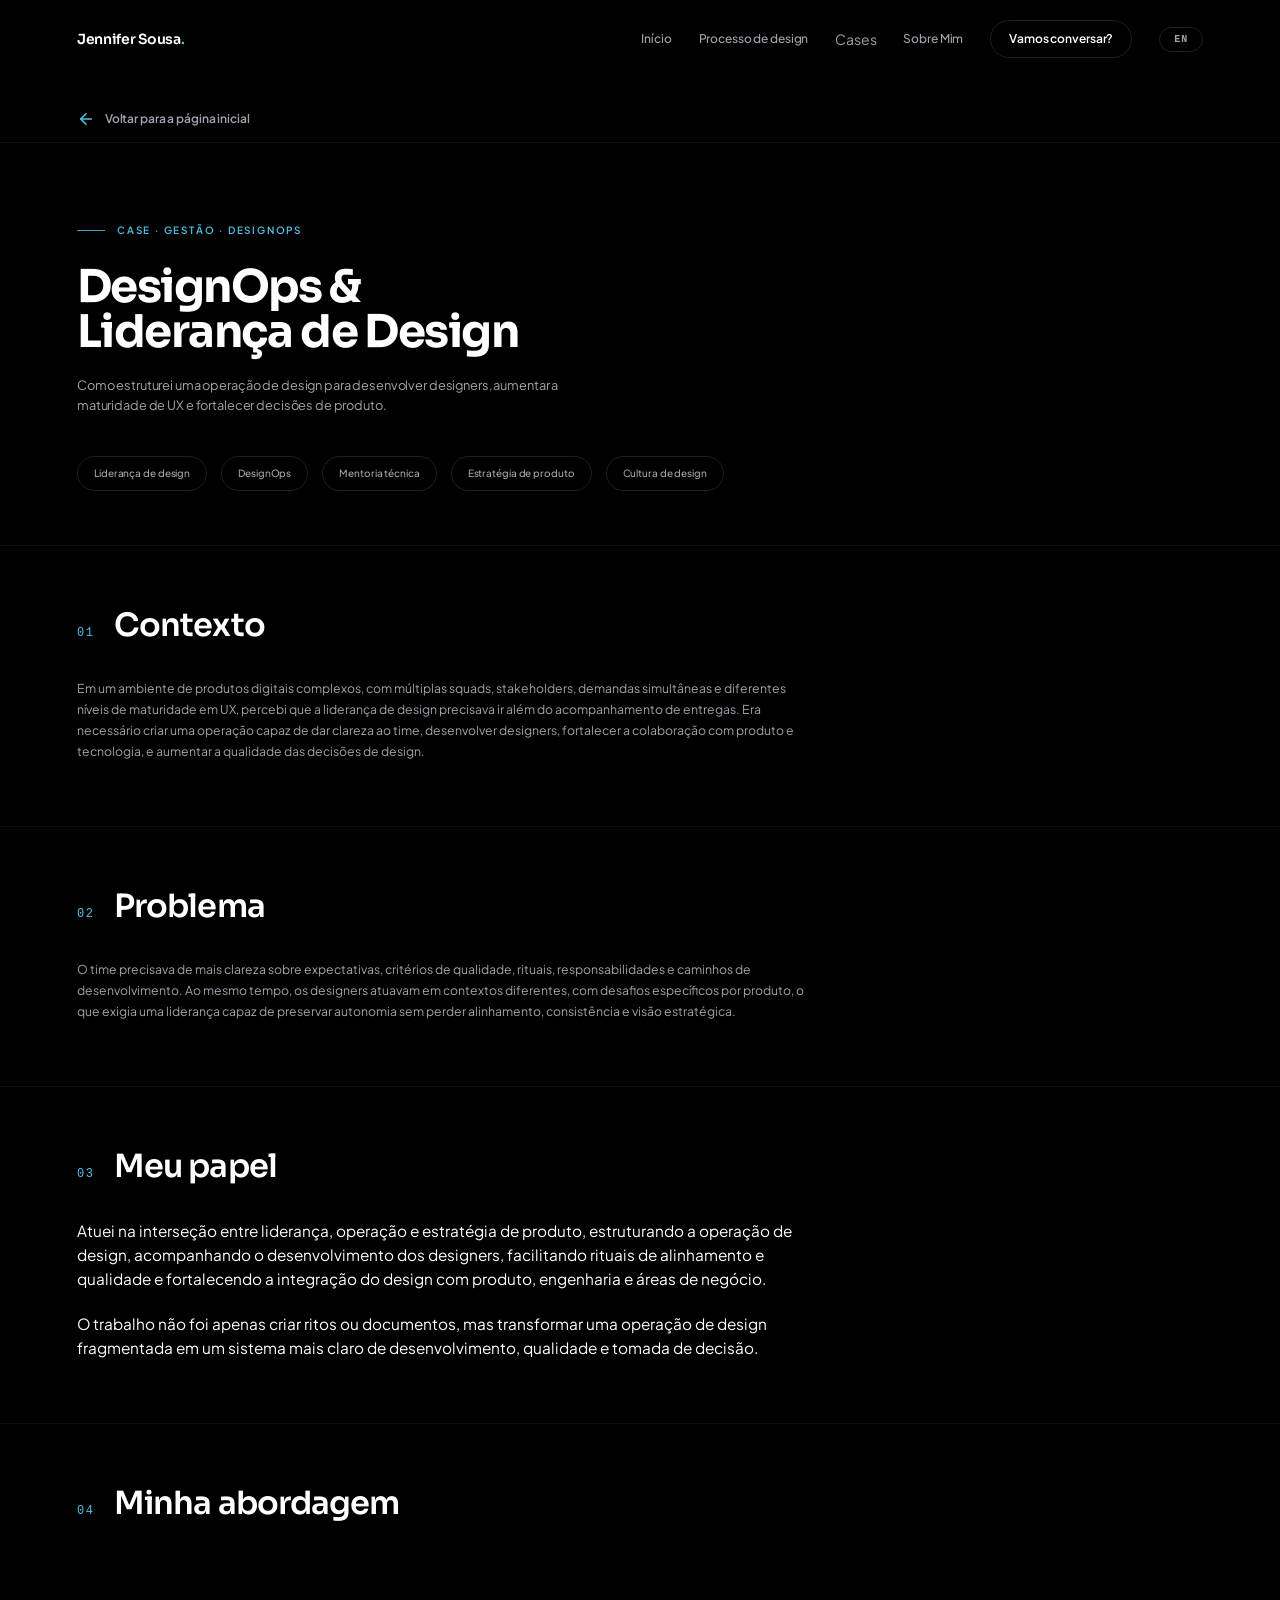
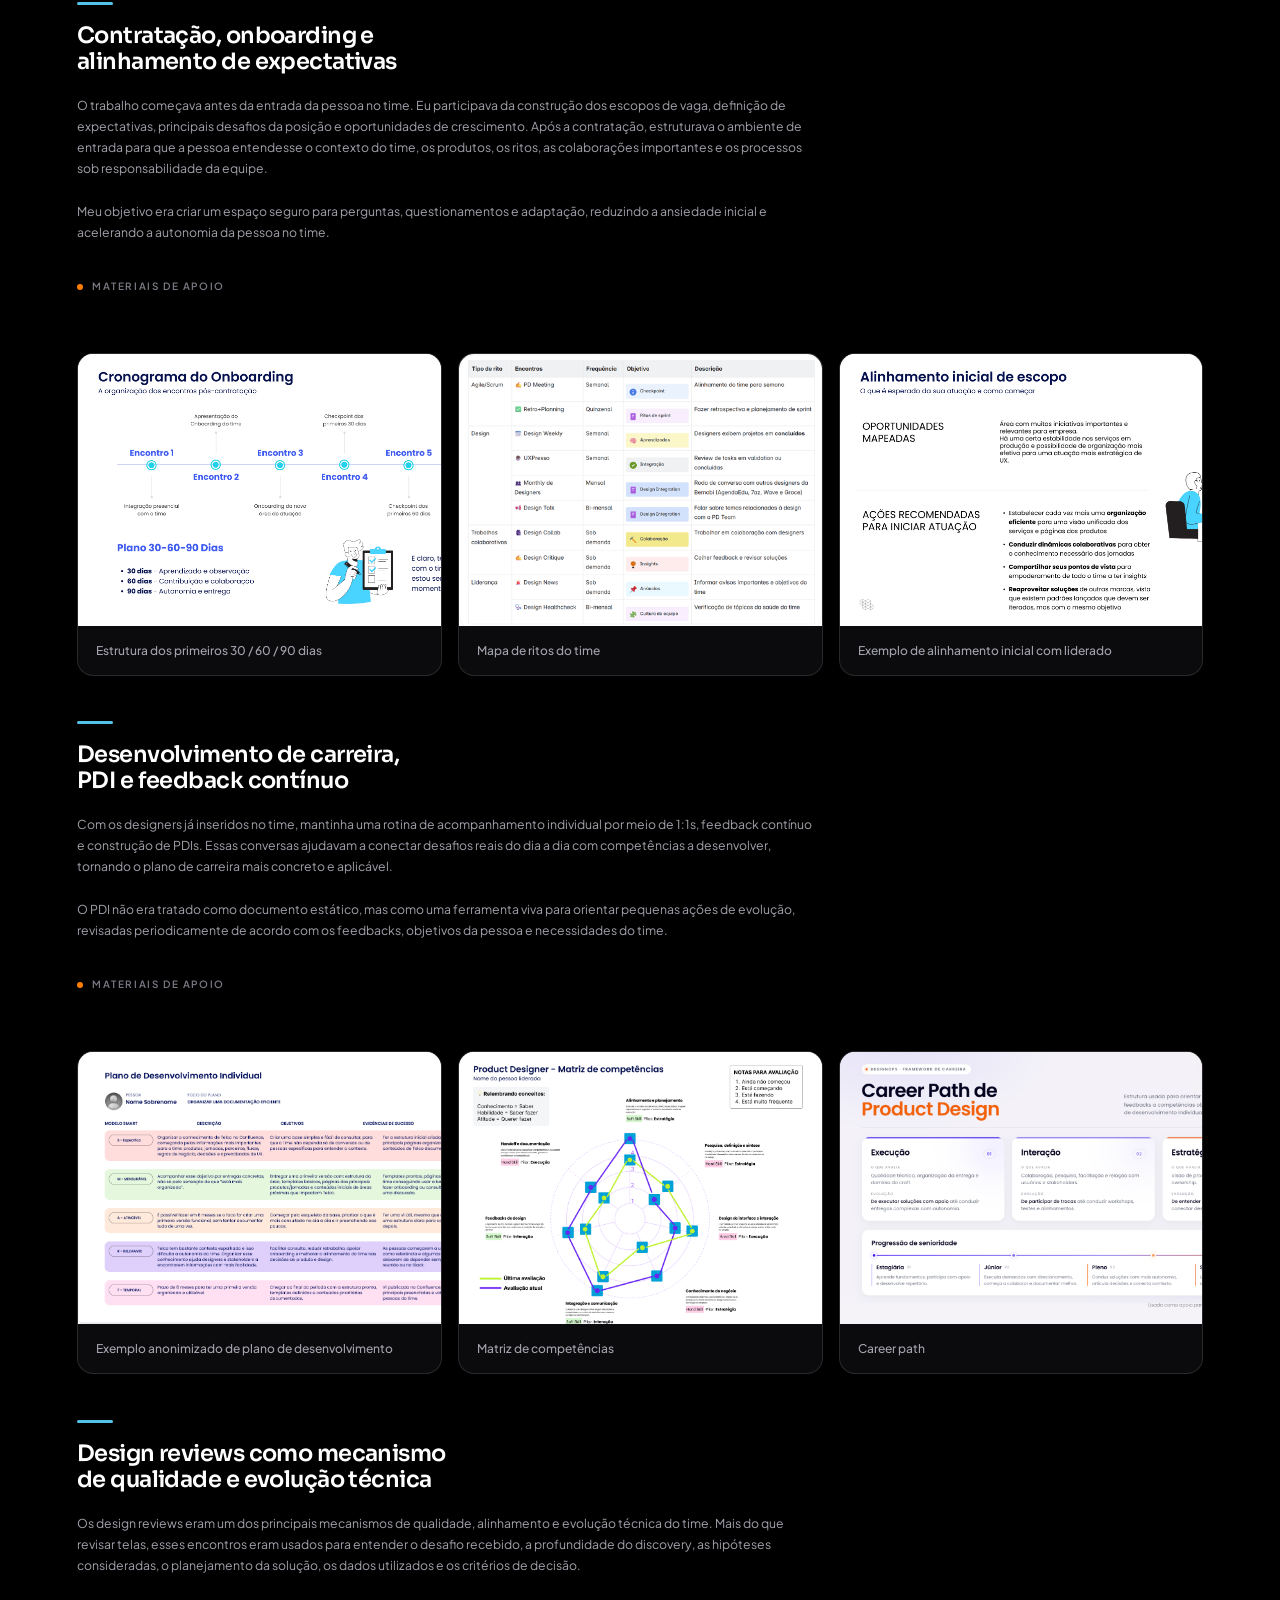
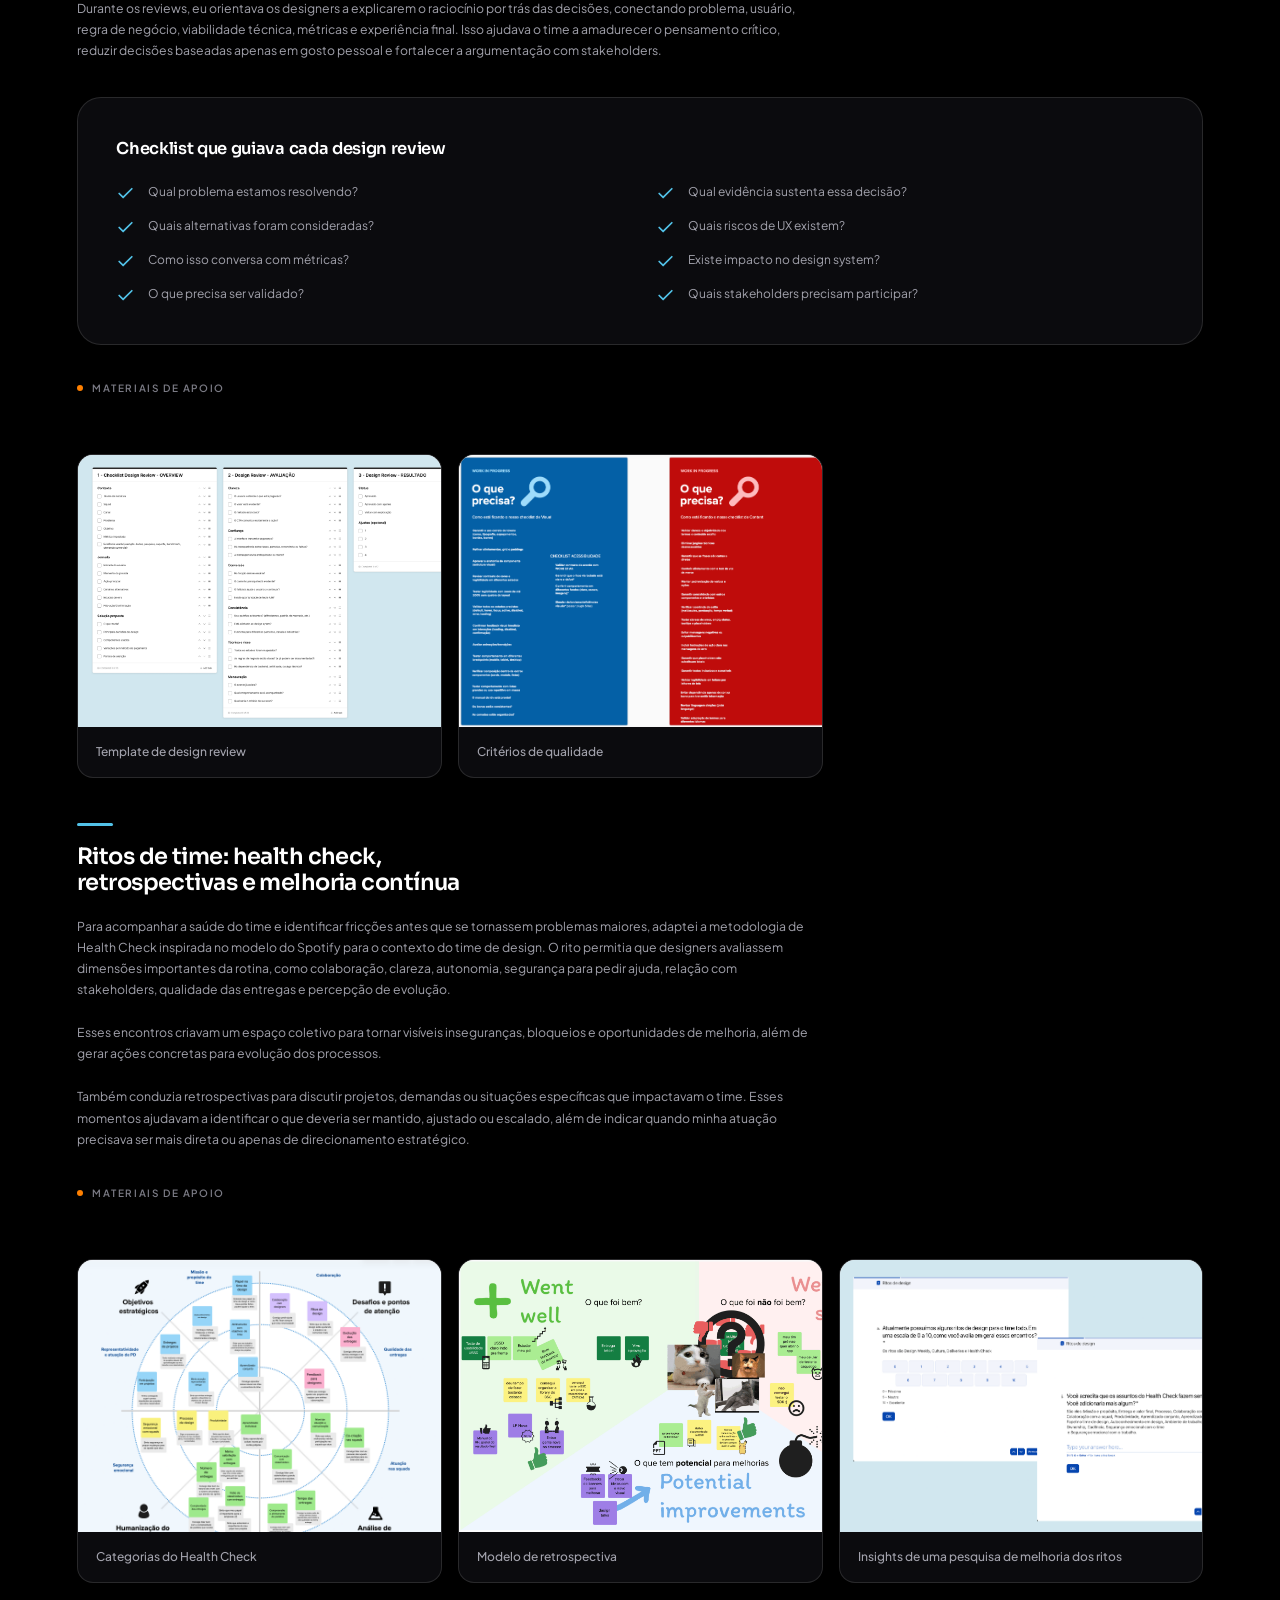
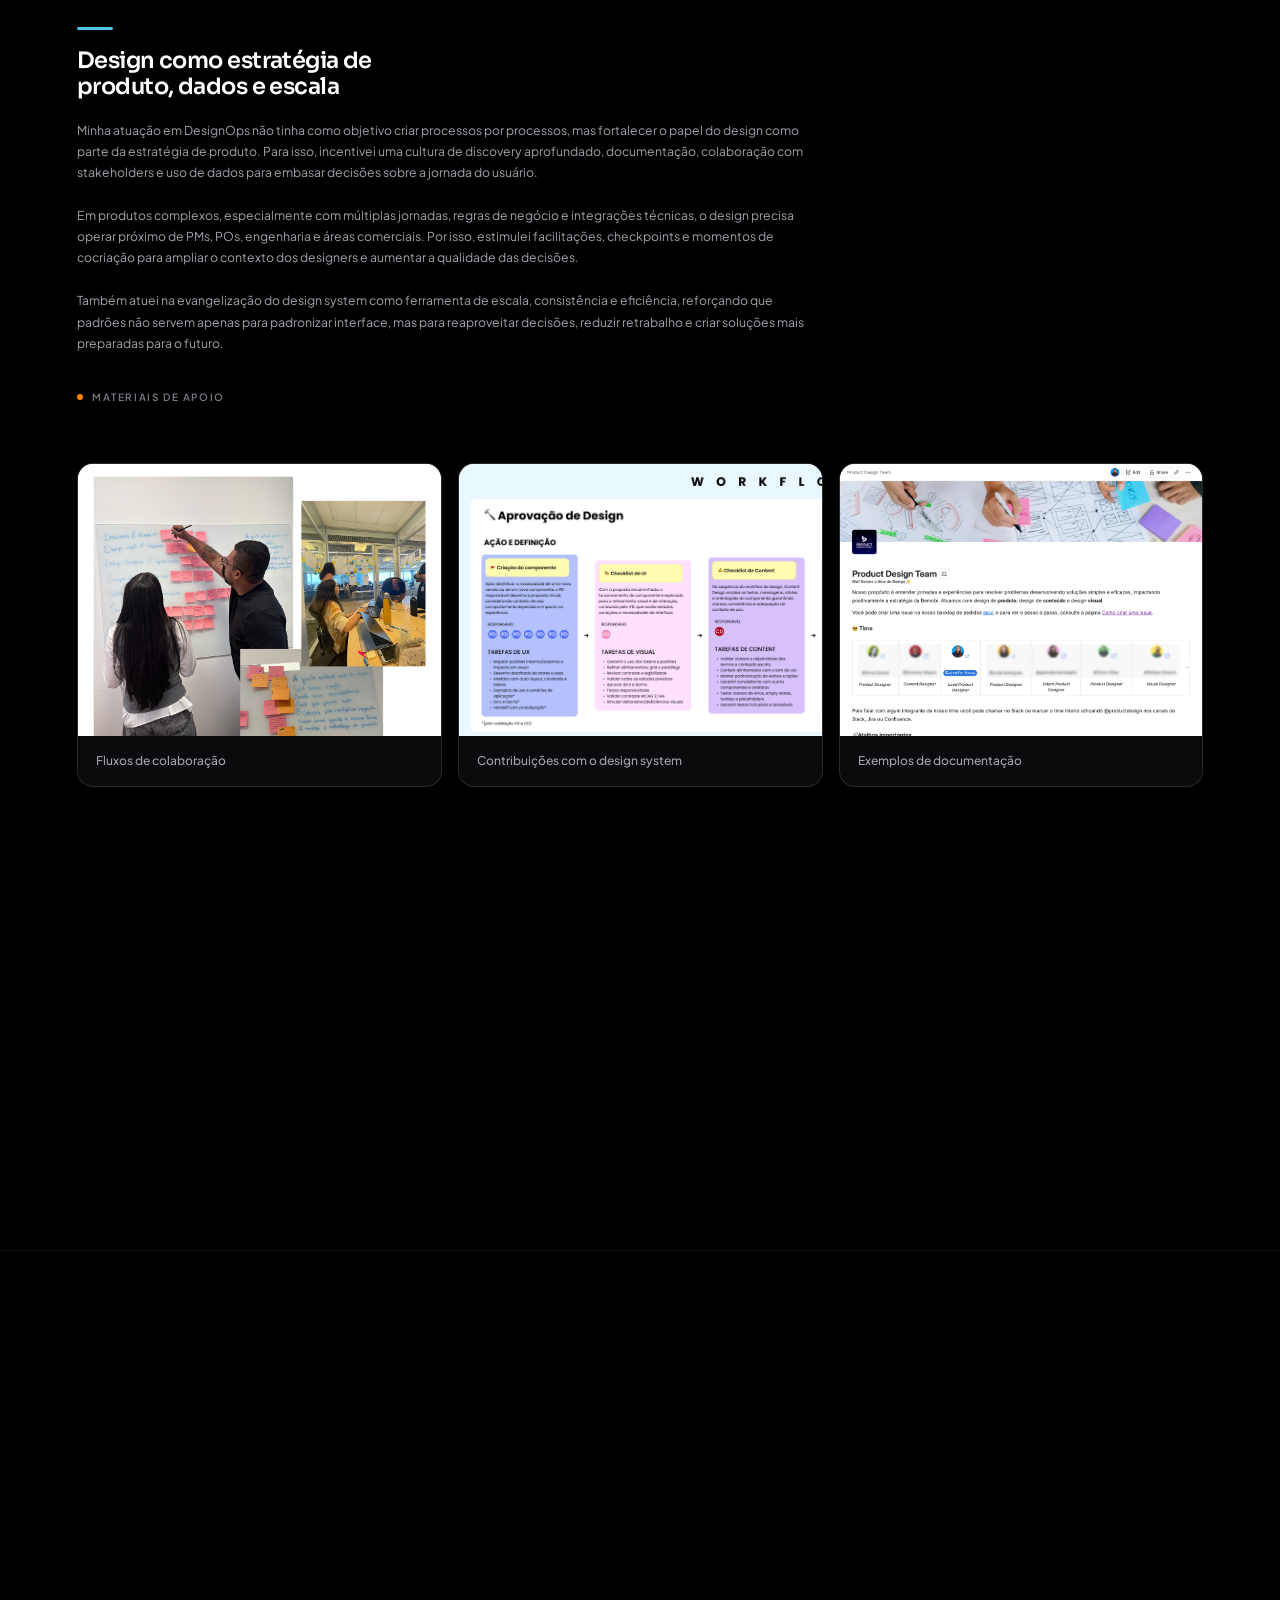
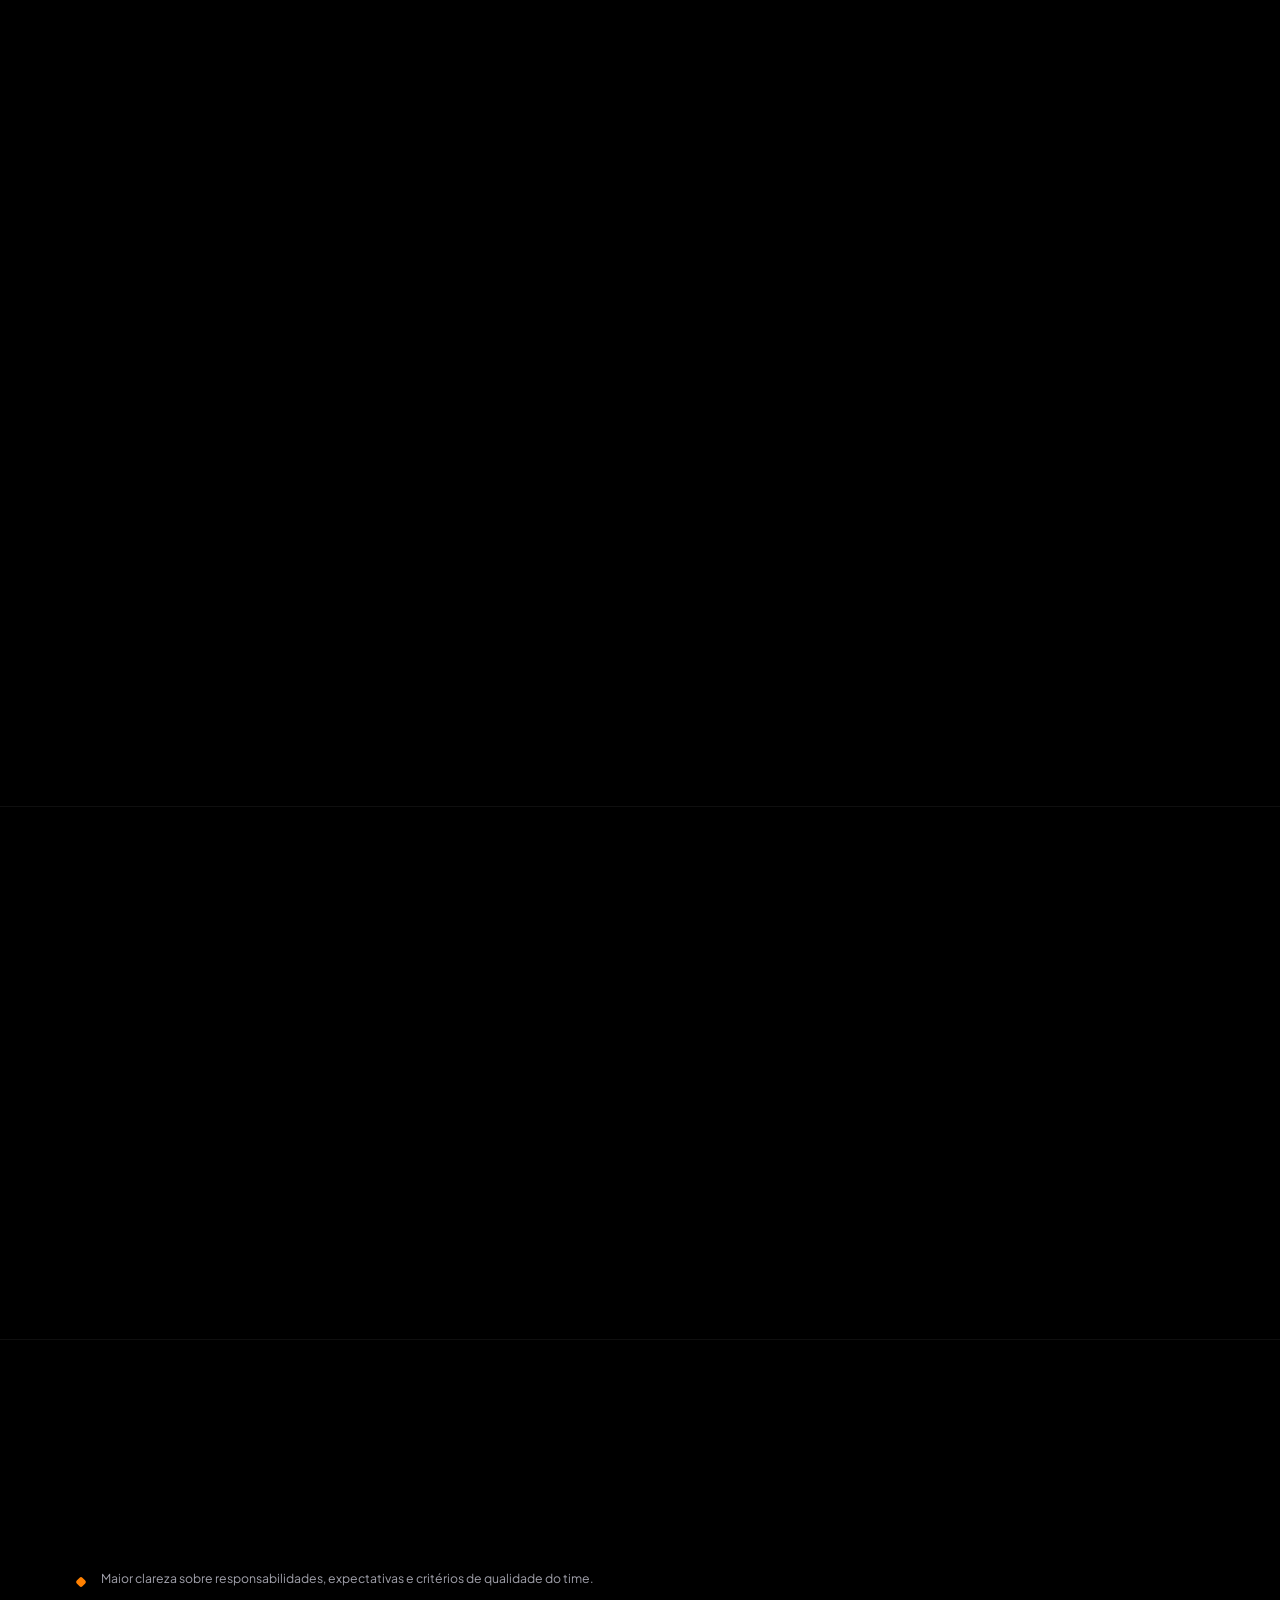
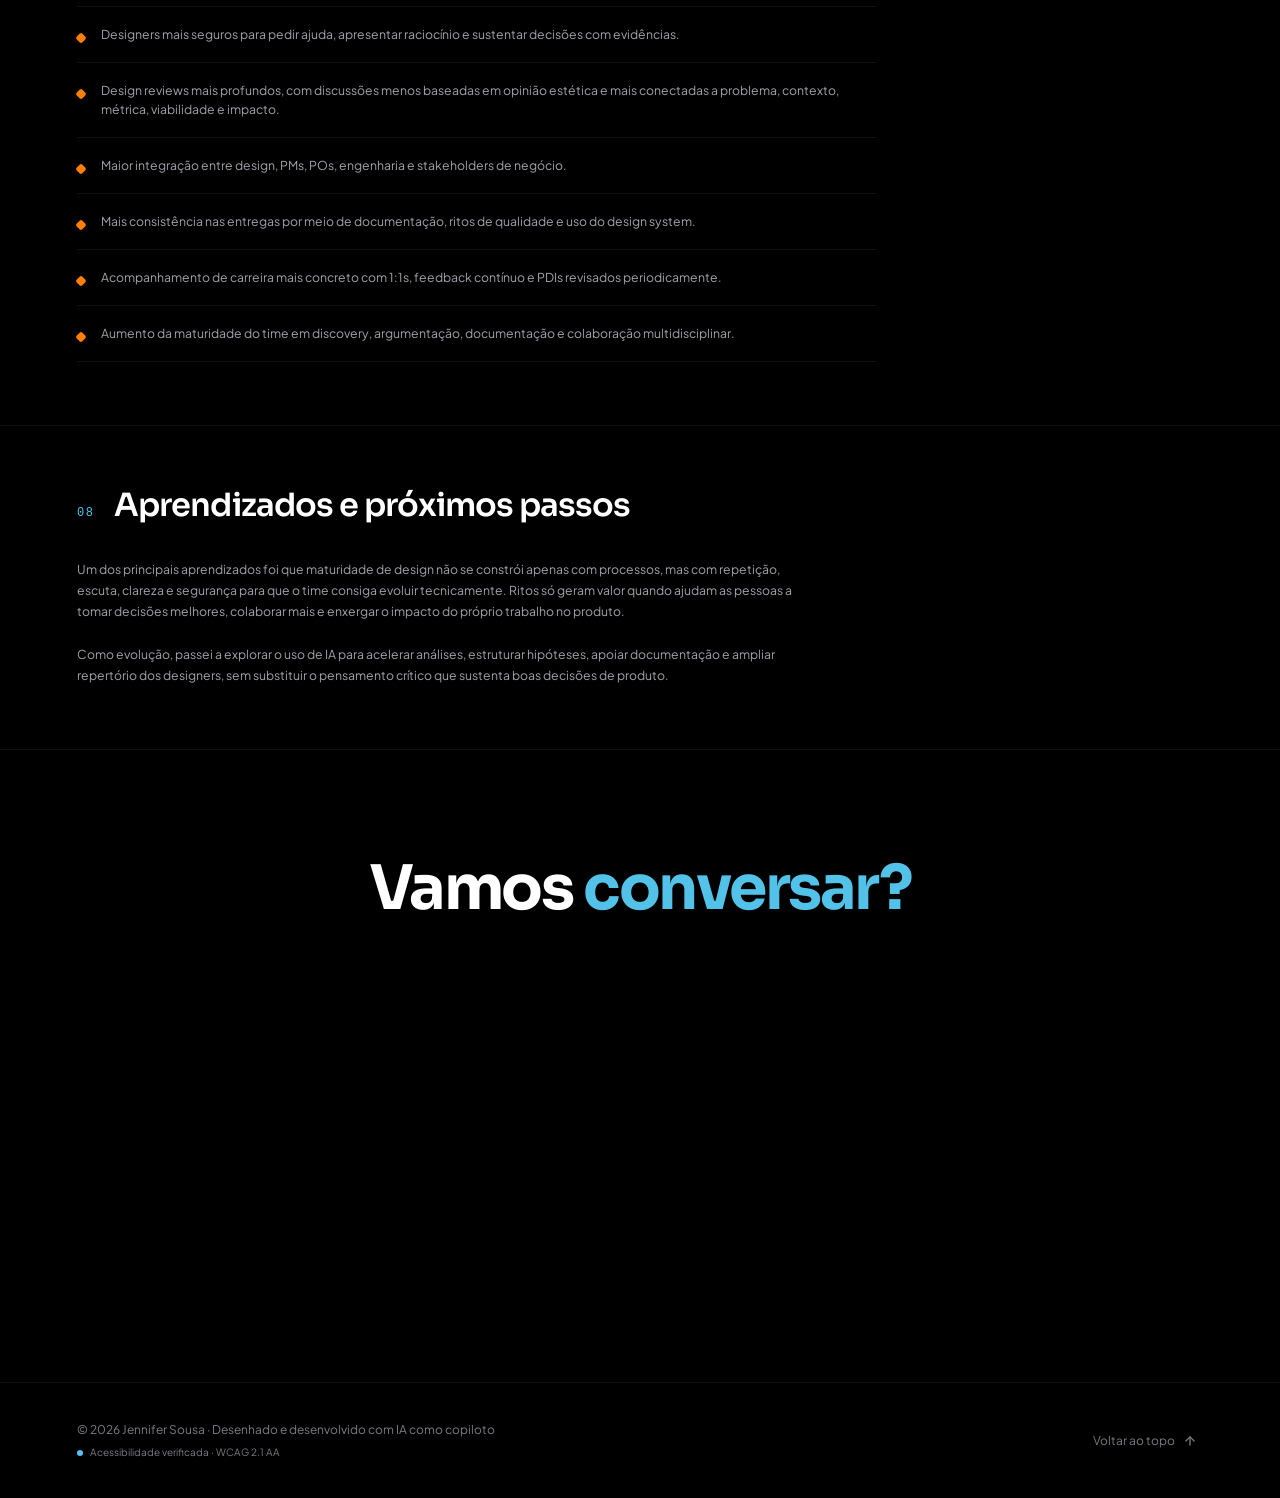
<file: Case DesignOps.html>
<!DOCTYPE html>
<html lang="pt-BR" data-anim="on">
<head>
<meta charset="UTF-8" />
<meta name="viewport" content="width=device-width, initial-scale=1.0" />
<title>DesignOps & Liderança de Design · Jennifer Sousa</title>
<meta name="description" content="Case de gestão e liderança de design: como estruturei uma operação de design para desenvolver designers, aumentar a maturidade de UX e fortalecer decisões de produto." />
<link rel="stylesheet" href="brand-tokens.css" />
<link rel="stylesheet" href="styles.css" />
<link rel="stylesheet" href="case.css" />

<!-- Microsoft Clarity -->
<script type="text/javascript">
   (function(c,l,a,r,i,t,y){
       c[a]=c[a]||function(){(c[a].q=c[a].q||[]).push(arguments)};
       t=l.createElement(r);t.async=1;t.src="https://www.clarity.ms/tag/"+i;
       y=l.getElementsByTagName(r)[0];y.parentNode.insertBefore(t,y);
   })(window, document, "clarity", "script", "wytoc0m8iu");
</script>

<!-- Google Analytics -->
<script async src="https://www.googletagmanager.com/gtag/js?id=G-2RXVHXYRN8"></script>
<script>
 window.dataLayer = window.dataLayer || [];
 function gtag(){dataLayer.push(arguments);}
 gtag('js', new Date());
 gtag('config', 'G-2RXVHXYRN8');
</script>

<!-- Hotjar Tracking Code for Portfolio Github -->
<script>
    (function(h,o,t,j,a,r){
        h.hj=h.hj||function(){(h.hj.q=h.hj.q||[]).push(arguments)};
        h._hjSettings={hjid:6726772,hjsv:6};
        a=o.getElementsByTagName('head')[0];
        r=o.createElement('script');r.async=1;
        r.src=t+h._hjSettings.hjid+j+h._hjSettings.hjsv;
        a.appendChild(r);
    })(window,document,'https://static.hotjar.com/c/hotjar-','.js?sv=');
</script>
</head>
<body data-screen-label="Case DesignOps">

<a class="skip-link" href="#main-content" data-i18n="s.skip">Ir para o conteúdo principal</a>

<div class="progress" id="progress" role="presentation" aria-hidden="true"></div>

<!-- ============ NAV ============ -->
<nav class="nav" id="nav" aria-label="Navegação principal" data-i18n-label="s.nav.aria">
  <a href="index.html" class="nav__brand">Jennifer Sousa<b>.</b></a>
  <div class="nav__links">
    <a class="nav__link" href="index.html" data-i18n="s.nav.home">Início</a>
    <a class="nav__link" href="index.html#processo" data-i18n="s.nav.scope">Processo de design</a>
    <div class="nav__item nav__dropdown">
      <button type="button" class="nav__link nav__dropdown-trigger" aria-haspopup="true" aria-expanded="false" aria-controls="cases-menu" data-i18n="s.nav.cases">Cases</button>
      <ul class="nav__dropdown-menu" id="cases-menu" role="menu" hidden>
        <li role="none"><a role="menuitem" href="Case Smart Checkout.html" data-i18n="s.nav.cases.b2b">Pagamentos B2B / B2B2C</a></li>
        <li role="none"><a role="menuitem" href="Case Loop.html" data-i18n="s.nav.cases.saas">Plataforma SaaS</a></li>
        <li role="none"><a role="menuitem" href="Case Achei Farmacias.html" data-i18n="s.nav.cases.b2c">Aplicativo B2C</a></li>
        <li role="none"><a role="menuitem" href="Case DesignOps.html" data-i18n="s.nav.cases.lead">Liderança</a></li>
      </ul>
    </div>
    <a class="nav__link" href="Sobre Mim.html" data-i18n="s.nav.experience">Sobre Mim</a>
    <a class="nav__link nav__cta" href="index.html#contato" data-i18n="s.nav.cta">Vamos conversar?</a>
  </div>
</nav>

<!-- ============ BREADCRUMB ============ -->
<div class="casebar">
  <div class="container">
    <a class="backlink" href="index.html">
      <svg width="18" height="18" viewBox="0 0 24 24" fill="none" stroke="currentColor" stroke-width="2.2" stroke-linecap="round" stroke-linejoin="round" aria-hidden="true" focusable="false"><line x1="19" y1="12" x2="5" y2="12"></line><polyline points="12 19 5 12 12 5"></polyline></svg>
      <span data-i18n="s.backlink">Voltar para a página inicial</span>
    </a>
  </div>
</div>

<main id="main-content">

<!-- ============ CASE HERO ============ -->
<header class="section case-hero">
  <div class="container">
    <p class="case-hero__kind reveal" data-i18n="do.hero.kind">Case · Gestão · DesignOps</p>
    <h1 class="case-hero__title reveal" data-d="1" data-i18n="do.hero.title">DesignOps &amp; Liderança de Design</h1>
    <p class="case-hero__sub reveal" data-d="2" data-i18n="do.hero.sub">Como estruturei uma operação de design para desenvolver designers, aumentar a maturidade de UX e fortalecer decisões de produto.</p>
    <div class="case-hero__meta reveal" data-d="3">
      <span data-i18n="do.hero.m1">Liderança de design</span>
      <span>DesignOps</span>
      <span data-i18n="do.hero.m3">Mentoria técnica</span>
      <span data-i18n="do.hero.m4">Estratégia de produto</span>
      <span data-i18n="do.hero.m5">Cultura de design</span>
    </div>
  </div>
</header>

<!-- ============ 01 CONTEXTO ============ -->
<section class="cs">
  <div class="container">
    <div class="cs__head reveal">
      <span class="cs__num">01</span>
      <h2 class="cs__title" data-i18n="do.s01.title">Contexto</h2>
    </div>
    <div class="cs__body reveal" data-d="1">
      <p data-i18n="do.s01.p1">Em um ambiente de produtos digitais complexos, com múltiplas squads, stakeholders, demandas simultâneas e diferentes níveis de maturidade em UX, percebi que a liderança de design precisava ir além do acompanhamento de entregas. Era necessário criar uma operação capaz de dar clareza ao time, desenvolver designers, fortalecer a colaboração com produto e tecnologia, e aumentar a qualidade das decisões de design.</p>
    </div>
  </div>
</section>

<!-- ============ 02 PROBLEMA ============ -->
<section class="cs">
  <div class="container">
    <div class="cs__head reveal">
      <span class="cs__num">02</span>
      <h2 class="cs__title" data-i18n="do.s02.title">Problema</h2>
    </div>
    <div class="cs__body reveal" data-d="1">
      <p data-i18n="do.s02.p1">O time precisava de mais clareza sobre expectativas, critérios de qualidade, rituais, responsabilidades e caminhos de desenvolvimento. Ao mesmo tempo, os designers atuavam em contextos diferentes, com desafios específicos por produto, o que exigia uma liderança capaz de preservar autonomia sem perder alinhamento, consistência e visão estratégica.</p>
    </div>
  </div>
</section>

<!-- ============ 03 MEU PAPEL ============ -->
<section class="cs">
  <div class="container">
    <div class="cs__head reveal">
      <span class="cs__num">03</span>
      <h2 class="cs__title" data-i18n="do.s03.title">Meu papel</h2>
    </div>
    <div class="cs__body cs-lead reveal" data-d="1">
      <p data-i18n="do.s03.p1">Atuei na interseção entre liderança, operação e estratégia de produto, estruturando a operação de design, acompanhando o desenvolvimento dos designers, facilitando rituais de alinhamento e qualidade e fortalecendo a integração do design com produto, engenharia e áreas de negócio.</p>
      <p data-i18n="do.s03.p2">O trabalho não foi apenas criar ritos ou documentos, mas transformar uma operação de design fragmentada em um sistema mais claro de desenvolvimento, qualidade e tomada de decisão.</p>
    </div>
  </div>
</section>

<!-- ============ 04 MINHA ABORDAGEM ============ -->
<section class="cs">
  <div class="container">
    <div class="cs__head reveal">
      <span class="cs__num">04</span>
      <h2 class="cs__title" data-i18n="do.s04.title">Minha abordagem</h2>
    </div>

    <!-- 4.1 Contratação, onboarding -->
    <div class="cs-block reveal">
      <h3 class="cs-block__title" data-i18n="do.b1.title">Contratação, onboarding e alinhamento de expectativas</h3>
      <div class="cs__body">
        <p data-i18n="do.b1.p1">O trabalho começava antes da entrada da pessoa no time. Eu participava da construção dos escopos de vaga, definição de expectativas, principais desafios da posição e oportunidades de crescimento. Após a contratação, estruturava o ambiente de entrada para que a pessoa entendesse o contexto do time, os produtos, os ritos, as colaborações importantes e os processos sob responsabilidade da equipe.</p>
        <p data-i18n="do.b1.p2">Meu objetivo era criar um espaço seguro para perguntas, questionamentos e adaptação, reduzindo a ansiedade inicial e acelerando a autonomia da pessoa no time.</p>
      </div>
      <p class="ph-label" data-i18n="do.b1.label">Materiais de apoio</p>
      <div class="placeholders">
        <figure class="ph ph--img">
          <button class="ph__frame" type="button" data-lightbox="assets/case-designops/estrutura-30-60-90.png" data-cap="Estrutura dos primeiros 30 / 60 / 90 dias" data-i18n-cap="do.b1.cap1" aria-label="Ampliar: Estrutura dos primeiros 30 / 60 / 90 dias">
            <img src="assets/case-designops/estrutura-30-60-90.png" alt="Cronograma do onboarding com plano de 30, 60 e 90 dias" loading="lazy" />
            <span class="ph__zoom"><svg viewBox="0 0 24 24" fill="none" stroke="currentColor" stroke-width="2" stroke-linecap="round" stroke-linejoin="round" aria-hidden="true" focusable="false"><polyline points="15 3 21 3 21 9"></polyline><polyline points="9 21 3 21 3 15"></polyline><line x1="21" y1="3" x2="14" y2="10"></line><line x1="3" y1="21" x2="10" y2="14"></line></svg></span>
          </button>
          <figcaption class="ph__cap" data-i18n="do.b1.cap1">Estrutura dos primeiros 30 / 60 / 90 dias</figcaption>
        </figure>
        <figure class="ph ph--img">
          <button class="ph__frame" type="button" data-lightbox="assets/case-designops/mapa-ritos.png" data-cap="Mapa de ritos do time" data-i18n-cap="do.b1.cap2" aria-label="Ampliar: Mapa de ritos do time">
            <img src="assets/case-designops/mapa-ritos.png" alt="Mapa de ritos do time de design" loading="lazy" />
            <span class="ph__zoom"><svg viewBox="0 0 24 24" fill="none" stroke="currentColor" stroke-width="2" stroke-linecap="round" stroke-linejoin="round" aria-hidden="true" focusable="false"><polyline points="15 3 21 3 21 9"></polyline><polyline points="9 21 3 21 3 15"></polyline><line x1="21" y1="3" x2="14" y2="10"></line><line x1="3" y1="21" x2="10" y2="14"></line></svg></span>
          </button>
          <figcaption class="ph__cap" data-i18n="do.b1.cap2">Mapa de ritos do time</figcaption>
        </figure>
        <figure class="ph ph--img">
          <button class="ph__frame" type="button" data-lightbox="assets/case-designops/alinhamento-inicial.png" data-cap="Exemplo de alinhamento inicial com liderado" data-i18n-cap="do.b1.cap3" aria-label="Ampliar: Exemplo de alinhamento inicial com liderado">
            <img src="assets/case-designops/alinhamento-inicial.png" alt="Exemplo de alinhamento inicial de escopo com liderado" loading="lazy" />
            <span class="ph__zoom"><svg viewBox="0 0 24 24" fill="none" stroke="currentColor" stroke-width="2" stroke-linecap="round" stroke-linejoin="round" aria-hidden="true" focusable="false"><polyline points="15 3 21 3 21 9"></polyline><polyline points="9 21 3 21 3 15"></polyline><line x1="21" y1="3" x2="14" y2="10"></line><line x1="3" y1="21" x2="10" y2="14"></line></svg></span>
          </button>
          <figcaption class="ph__cap" data-i18n="do.b1.cap3">Exemplo de alinhamento inicial com liderado</figcaption>
        </figure>
      </div>
    </div>

    <!-- 4.2 Desenvolvimento de carreira -->
    <div class="cs-block reveal">
      <h3 class="cs-block__title" data-i18n="do.b2.title">Desenvolvimento de carreira, PDI e feedback contínuo</h3>
      <div class="cs__body">
        <p data-i18n="do.b2.p1">Com os designers já inseridos no time, mantinha uma rotina de acompanhamento individual por meio de 1:1s, feedback contínuo e construção de PDIs. Essas conversas ajudavam a conectar desafios reais do dia a dia com competências a desenvolver, tornando o plano de carreira mais concreto e aplicável.</p>
        <p data-i18n="do.b2.p2">O PDI não era tratado como documento estático, mas como uma ferramenta viva para orientar pequenas ações de evolução, revisadas periodicamente de acordo com os feedbacks, objetivos da pessoa e necessidades do time.</p>
      </div>
      <p class="ph-label" data-i18n="do.b1.label">Materiais de apoio</p>
      <div class="placeholders">
        <figure class="ph ph--img">
          <button class="ph__frame" type="button" data-lightbox="assets/case-designops/plano-desenvolvimento-pdi.png" data-cap="Exemplo anonimizado de plano de desenvolvimento (PDI)" data-i18n-cap="do.b2.cap1" aria-label="Ampliar: Exemplo anonimizado de plano de desenvolvimento">
            <img src="assets/case-designops/plano-desenvolvimento-pdi.png" alt="Exemplo de plano de desenvolvimento individual no modelo SMART" loading="lazy" />
            <span class="ph__zoom"><svg viewBox="0 0 24 24" fill="none" stroke="currentColor" stroke-width="2" stroke-linecap="round" stroke-linejoin="round" aria-hidden="true" focusable="false"><polyline points="15 3 21 3 21 9"></polyline><polyline points="9 21 3 21 3 15"></polyline><line x1="21" y1="3" x2="14" y2="10"></line><line x1="3" y1="21" x2="10" y2="14"></line></svg></span>
          </button>
          <figcaption class="ph__cap" data-i18n="do.b2.cap1">Exemplo anonimizado de plano de desenvolvimento</figcaption>
        </figure>
        <figure class="ph ph--img">
          <button class="ph__frame" type="button" data-lightbox="assets/case-designops/matriz-competencias.png" data-cap="Matriz de competências — Product Designer" data-i18n-cap="do.b2.cap2" aria-label="Ampliar: Matriz de competências">
            <img src="assets/case-designops/matriz-competencias.png" alt="Matriz de competências de Product Designer em formato radar" loading="lazy" />
            <span class="ph__zoom"><svg viewBox="0 0 24 24" fill="none" stroke="currentColor" stroke-width="2" stroke-linecap="round" stroke-linejoin="round" aria-hidden="true" focusable="false"><polyline points="15 3 21 3 21 9"></polyline><polyline points="9 21 3 21 3 15"></polyline><line x1="21" y1="3" x2="14" y2="10"></line><line x1="3" y1="21" x2="10" y2="14"></line></svg></span>
          </button>
          <figcaption class="ph__cap" data-i18n="do.b2.cap2">Matriz de competências</figcaption>
        </figure>
        <figure class="ph ph--img">
          <button class="ph__frame" type="button" data-lightbox="assets/case-designops/career-path.png" data-cap="Career path de Product Design" data-i18n-cap="do.b2.cap3" aria-label="Ampliar: Career path">
            <img src="assets/case-designops/career-path.png" alt="Framework de career path de Product Design" loading="lazy" />
            <span class="ph__zoom"><svg viewBox="0 0 24 24" fill="none" stroke="currentColor" stroke-width="2" stroke-linecap="round" stroke-linejoin="round" aria-hidden="true" focusable="false"><polyline points="15 3 21 3 21 9"></polyline><polyline points="9 21 3 21 3 15"></polyline><line x1="21" y1="3" x2="14" y2="10"></line><line x1="3" y1="21" x2="10" y2="14"></line></svg></span>
          </button>
          <figcaption class="ph__cap" data-i18n="do.b2.cap3">Career path</figcaption>
        </figure>
      </div>
    </div>

    <!-- 4.3 Design reviews -->
    <div class="cs-block reveal">
      <h3 class="cs-block__title" data-i18n="do.b3.title">Design reviews como mecanismo de qualidade e evolução técnica</h3>
      <div class="cs__body">
        <p data-i18n="do.b3.p1">Os design reviews eram um dos principais mecanismos de qualidade, alinhamento e evolução técnica do time. Mais do que revisar telas, esses encontros eram usados para entender o desafio recebido, a profundidade do discovery, as hipóteses consideradas, o planejamento da solução, os dados utilizados e os critérios de decisão.</p>
        <p data-i18n="do.b3.p2">Durante os reviews, eu orientava os designers a explicarem o raciocínio por trás das decisões, conectando problema, usuário, regra de negócio, viabilidade técnica, métricas e experiência final. Isso ajudava o time a amadurecer o pensamento crítico, reduzir decisões baseadas apenas em gosto pessoal e fortalecer a argumentação com stakeholders.</p>
      </div>
      <div class="checklist">
        <p class="checklist__title" data-i18n="do.b3.chk">Checklist que guiava cada design review</p>
        <ul>
          <li><svg viewBox="0 0 24 24" fill="none" stroke="currentColor" stroke-width="2.2" stroke-linecap="round" stroke-linejoin="round" aria-hidden="true" focusable="false"><polyline points="20 6 9 17 4 12"></polyline></svg><span data-i18n="do.b3.c1">Qual problema estamos resolvendo?</span></li>
          <li><svg viewBox="0 0 24 24" fill="none" stroke="currentColor" stroke-width="2.2" stroke-linecap="round" stroke-linejoin="round" aria-hidden="true" focusable="false"><polyline points="20 6 9 17 4 12"></polyline></svg><span data-i18n="do.b3.c2">Qual evidência sustenta essa decisão?</span></li>
          <li><svg viewBox="0 0 24 24" fill="none" stroke="currentColor" stroke-width="2.2" stroke-linecap="round" stroke-linejoin="round" aria-hidden="true" focusable="false"><polyline points="20 6 9 17 4 12"></polyline></svg><span data-i18n="do.b3.c3">Quais alternativas foram consideradas?</span></li>
          <li><svg viewBox="0 0 24 24" fill="none" stroke="currentColor" stroke-width="2.2" stroke-linecap="round" stroke-linejoin="round" aria-hidden="true" focusable="false"><polyline points="20 6 9 17 4 12"></polyline></svg><span data-i18n="do.b3.c4">Quais riscos de UX existem?</span></li>
          <li><svg viewBox="0 0 24 24" fill="none" stroke="currentColor" stroke-width="2.2" stroke-linecap="round" stroke-linejoin="round" aria-hidden="true" focusable="false"><polyline points="20 6 9 17 4 12"></polyline></svg><span data-i18n="do.b3.c5">Como isso conversa com métricas?</span></li>
          <li><svg viewBox="0 0 24 24" fill="none" stroke="currentColor" stroke-width="2.2" stroke-linecap="round" stroke-linejoin="round" aria-hidden="true" focusable="false"><polyline points="20 6 9 17 4 12"></polyline></svg><span data-i18n="do.b3.c6">Existe impacto no design system?</span></li>
          <li><svg viewBox="0 0 24 24" fill="none" stroke="currentColor" stroke-width="2.2" stroke-linecap="round" stroke-linejoin="round" aria-hidden="true" focusable="false"><polyline points="20 6 9 17 4 12"></polyline></svg><span data-i18n="do.b3.c7">O que precisa ser validado?</span></li>
          <li><svg viewBox="0 0 24 24" fill="none" stroke="currentColor" stroke-width="2.2" stroke-linecap="round" stroke-linejoin="round" aria-hidden="true" focusable="false"><polyline points="20 6 9 17 4 12"></polyline></svg><span data-i18n="do.b3.c8">Quais stakeholders precisam participar?</span></li>
        </ul>
      </div>
      <p class="ph-label" data-i18n="do.b1.label">Materiais de apoio</p>
      <div class="placeholders">
        <figure class="ph ph--img">
          <button class="ph__frame" type="button" data-lightbox="assets/case-designops/template-design-review.png" data-cap="Template de design review · checklist em três etapas (overview, avaliação e resultado)" data-i18n-cap="do.b3.cap1" aria-label="Ampliar: Template de design review">
            <img src="assets/case-designops/template-design-review.png" alt="Template de design review estruturado em três quadros: overview do contexto, avaliação e resultado" loading="lazy" />
            <span class="ph__zoom"><svg viewBox="0 0 24 24" fill="none" stroke="currentColor" stroke-width="2" stroke-linecap="round" stroke-linejoin="round" aria-hidden="true" focusable="false"><polyline points="15 3 21 3 21 9"></polyline><polyline points="9 21 3 21 3 15"></polyline><line x1="21" y1="3" x2="14" y2="10"></line><line x1="3" y1="21" x2="10" y2="14"></line></svg></span>
          </button>
          <figcaption class="ph__cap" data-i18n="do.b3.cap1">Template de design review</figcaption>
        </figure>
        <figure class="ph ph--img">
          <button class="ph__frame" type="button" data-lightbox="assets/case-designops/criterios-qualidade-visual-content.png" data-cap="Critérios de qualidade · checklists de Visual, Content e acessibilidade" data-i18n-cap="do.b3.cap2" aria-label="Ampliar: Critérios de qualidade">
            <img src="assets/case-designops/criterios-qualidade-visual-content.png" alt="Checklists de qualidade de Visual e de Content, com critérios de acessibilidade" loading="lazy" />
            <span class="ph__zoom"><svg viewBox="0 0 24 24" fill="none" stroke="currentColor" stroke-width="2" stroke-linecap="round" stroke-linejoin="round" aria-hidden="true" focusable="false"><polyline points="15 3 21 3 21 9"></polyline><polyline points="9 21 3 21 3 15"></polyline><line x1="21" y1="3" x2="14" y2="10"></line><line x1="3" y1="21" x2="10" y2="14"></line></svg></span>
          </button>
          <figcaption class="ph__cap" data-i18n="do.b3.cap2">Critérios de qualidade</figcaption>
        </figure>
      </div>
    </div>

    <!-- 4.4 Ritos de time -->
    <div class="cs-block reveal">
      <h3 class="cs-block__title" data-i18n="do.b4.title">Ritos de time: health check, retrospectivas e melhoria contínua</h3>
      <div class="cs__body">
        <p data-i18n="do.b4.p1">Para acompanhar a saúde do time e identificar fricções antes que se tornassem problemas maiores, adaptei a metodologia de Health Check inspirada no modelo do Spotify para o contexto do time de design. O rito permitia que designers avaliassem dimensões importantes da rotina, como colaboração, clareza, autonomia, segurança para pedir ajuda, relação com stakeholders, qualidade das entregas e percepção de evolução.</p>
        <p data-i18n="do.b4.p2">Esses encontros criavam um espaço coletivo para tornar visíveis inseguranças, bloqueios e oportunidades de melhoria, além de gerar ações concretas para evolução dos processos.</p>
        <p data-i18n="do.b4.p3">Também conduzia retrospectivas para discutir projetos, demandas ou situações específicas que impactavam o time. Esses momentos ajudavam a identificar o que deveria ser mantido, ajustado ou escalado, além de indicar quando minha atuação precisava ser mais direta ou apenas de direcionamento estratégico.</p>
      </div>
      <p class="ph-label" data-i18n="do.b1.label">Materiais de apoio</p>
      <div class="placeholders">
        <figure class="ph ph--img ph--center">
          <button class="ph__frame" type="button" data-lightbox="assets/case-designops/health-check-categorias.png" data-cap="Categorias do Health Check do time de design" data-i18n-cap="do.b4.cap1" aria-label="Ampliar: Categorias do Health Check">
            <img src="assets/case-designops/health-check-categorias.png" alt="Roda de Health Check com as dimensões avaliadas pelo time de design" loading="lazy" />
            <span class="ph__zoom"><svg viewBox="0 0 24 24" fill="none" stroke="currentColor" stroke-width="2" stroke-linecap="round" stroke-linejoin="round" aria-hidden="true" focusable="false"><polyline points="15 3 21 3 21 9"></polyline><polyline points="9 21 3 21 3 15"></polyline><line x1="21" y1="3" x2="14" y2="10"></line><line x1="3" y1="21" x2="10" y2="14"></line></svg></span>
          </button>
          <figcaption class="ph__cap" data-i18n="do.b4.cap1">Categorias do Health Check</figcaption>
        </figure>
        <figure class="ph ph--img">
          <button class="ph__frame" type="button" data-lightbox="assets/case-designops/modelo-retrospectiva.png" data-cap="Modelo de retrospectiva · o que foi bem, o que não foi e melhorias" data-i18n-cap="do.b4.cap2" aria-label="Ampliar: Modelo de retrospectiva">
            <img src="assets/case-designops/modelo-retrospectiva.png" alt="Quadro de retrospectiva dividido em o que foi bem, o que não foi bem e potencial de melhorias" loading="lazy" />
            <span class="ph__zoom"><svg viewBox="0 0 24 24" fill="none" stroke="currentColor" stroke-width="2" stroke-linecap="round" stroke-linejoin="round" aria-hidden="true" focusable="false"><polyline points="15 3 21 3 21 9"></polyline><polyline points="9 21 3 21 3 15"></polyline><line x1="21" y1="3" x2="14" y2="10"></line><line x1="3" y1="21" x2="10" y2="14"></line></svg></span>
          </button>
          <figcaption class="ph__cap" data-i18n="do.b4.cap2">Modelo de retrospectiva</figcaption>
        </figure>
        <figure class="ph ph--img">
          <button class="ph__frame" type="button" data-lightbox="assets/case-designops/pesquisa-ritos-insights.png" data-cap="Pesquisa de melhoria dos ritos · avaliação dos encontros do time" data-i18n-cap="do.b4.cap3" aria-label="Ampliar: Pesquisa de melhoria dos ritos">
            <img src="assets/case-designops/pesquisa-ritos-insights.png" alt="Pesquisa aplicada ao time para avaliar e melhorar os ritos de design" loading="lazy" />
            <span class="ph__zoom"><svg viewBox="0 0 24 24" fill="none" stroke="currentColor" stroke-width="2" stroke-linecap="round" stroke-linejoin="round" aria-hidden="true" focusable="false"><polyline points="15 3 21 3 21 9"></polyline><polyline points="9 21 3 21 3 15"></polyline><line x1="21" y1="3" x2="14" y2="10"></line><line x1="3" y1="21" x2="10" y2="14"></line></svg></span>
          </button>
          <figcaption class="ph__cap" data-i18n="do.b4.cap3">Insights de uma pesquisa de melhoria dos ritos</figcaption>
        </figure>
      </div>
    </div>

    <!-- 4.5 Design como estratégia -->
    <div class="cs-block reveal">
      <h3 class="cs-block__title" data-i18n="do.b5.title">Design como estratégia de produto, dados e escala</h3>
      <div class="cs__body">
        <p data-i18n="do.b5.p1">Minha atuação em DesignOps não tinha como objetivo criar processos por processos, mas fortalecer o papel do design como parte da estratégia de produto. Para isso, incentivei uma cultura de discovery aprofundado, documentação, colaboração com stakeholders e uso de dados para embasar decisões sobre a jornada do usuário.</p>
        <p data-i18n="do.b5.p2">Em produtos complexos, especialmente com múltiplas jornadas, regras de negócio e integrações técnicas, o design precisa operar próximo de PMs, POs, engenharia e áreas comerciais. Por isso, estimulei facilitações, checkpoints e momentos de cocriação para ampliar o contexto dos designers e aumentar a qualidade das decisões.</p>
        <p data-i18n="do.b5.p3">Também atuei na evangelização do design system como ferramenta de escala, consistência e eficiência, reforçando que padrões não servem apenas para padronizar interface, mas para reaproveitar decisões, reduzir retrabalho e criar soluções mais preparadas para o futuro.</p>
      </div>
      <p class="ph-label" data-i18n="do.b1.label">Materiais de apoio</p>
      <div class="placeholders">
        <figure class="ph ph--img">
          <button class="ph__frame" type="button" data-lightbox="assets/case-designops/fluxos-colaboracao.png" data-cap="Fluxos de colaboração · time mapeando princípios e práticas" data-i18n-cap="do.b5.cap1" aria-label="Ampliar: Fluxos de colaboração">
            <img src="assets/case-designops/fluxos-colaboracao.png" alt="Time de design colaborando em quadro com post-its sobre princípios e práticas" loading="lazy" />
            <span class="ph__zoom"><svg viewBox="0 0 24 24" fill="none" stroke="currentColor" stroke-width="2" stroke-linecap="round" stroke-linejoin="round" aria-hidden="true" focusable="false"><polyline points="15 3 21 3 21 9"></polyline><polyline points="9 21 3 21 3 15"></polyline><line x1="21" y1="3" x2="14" y2="10"></line><line x1="3" y1="21" x2="10" y2="14"></line></svg></span>
          </button>
          <figcaption class="ph__cap" data-i18n="do.b5.cap1">Fluxos de colaboração</figcaption>
        </figure>
        <figure class="ph ph--img">
          <button class="ph__frame" type="button" data-lightbox="assets/case-designops/workflow-design-system.png" data-cap="Workflow de Design System · aprovação de design e de desenvolvimento" data-i18n-cap="do.b5.cap2" aria-label="Ampliar: Workflow de Design System">
            <img src="assets/case-designops/workflow-design-system.png" alt="Workflow de Design System cobrindo aprovação de design e aprovação de desenvolvimento" loading="lazy" />
            <span class="ph__zoom"><svg viewBox="0 0 24 24" fill="none" stroke="currentColor" stroke-width="2" stroke-linecap="round" stroke-linejoin="round" aria-hidden="true" focusable="false"><polyline points="15 3 21 3 21 9"></polyline><polyline points="9 21 3 21 3 15"></polyline><line x1="21" y1="3" x2="14" y2="10"></line><line x1="3" y1="21" x2="10" y2="14"></line></svg></span>
          </button>
          <figcaption class="ph__cap" data-i18n="do.b5.cap2">Contribuições com o design system</figcaption>
        </figure>
        <figure class="ph ph--img">
          <button class="ph__frame" type="button" data-lightbox="assets/case-designops/exemplo-documentacao.png" data-cap="Exemplos de documentação · página de operação do time de design" data-i18n-cap="do.b5.cap3" aria-label="Ampliar: Exemplos de documentação">
            <img src="assets/case-designops/exemplo-documentacao.png" alt="Exemplo de documentação do time de design: página de operação com propósito, time, atalhos e rituais" loading="lazy" />
            <span class="ph__zoom"><svg viewBox="0 0 24 24" fill="none" stroke="currentColor" stroke-width="2" stroke-linecap="round" stroke-linejoin="round" aria-hidden="true" focusable="false"><polyline points="15 3 21 3 21 9"></polyline><polyline points="9 21 3 21 3 15"></polyline><line x1="21" y1="3" x2="14" y2="10"></line><line x1="3" y1="21" x2="10" y2="14"></line></svg></span>
          </button>
          <figcaption class="ph__cap" data-i18n="do.b5.cap3">Exemplos de documentação</figcaption>
        </figure>
      </div>
    </div>

    <!-- Diagram -->
    <div class="diagram reveal">
      <p class="diagram__label" data-i18n="do.diag.label">Sistema de liderança</p>
      <p class="diagram__lead" data-i18n="do.diag.lead">Pessoas, processos e produto evoluindo de forma conectada.</p>
      <div class="diagram__grid">
        <div class="dim dim--people">
          <div class="dim__bar"></div>
          <div class="dim__inner">
            <h4 class="dim__name" data-i18n="do.dim1">Pessoas</h4>
            <ul class="dim__chips">
              <li data-i18n="do.chip.hire">Contratação</li>
              <li>Onboarding</li>
              <li>1:1</li>
              <li data-i18n="do.chip.pdi">PDI</li>
              <li>Career Path</li>
            </ul>
          </div>
        </div>
        <div class="dim dim--process">
          <div class="dim__bar"></div>
          <div class="dim__inner">
            <h4 class="dim__name" data-i18n="do.dim2">Processos</h4>
            <ul class="dim__chips">
              <li>Design Review</li>
              <li>Health Check</li>
              <li data-i18n="do.chip.retro">Retrospectivas</li>
              <li data-i18n="do.chip.docs">Documentação</li>
              <li>Checkpoints</li>
            </ul>
          </div>
        </div>
        <div class="dim dim--product">
          <div class="dim__bar"></div>
          <div class="dim__inner">
            <h4 class="dim__name" data-i18n="do.dim3">Produto</h4>
            <ul class="dim__chips">
              <li>Discovery</li>
              <li data-i18n="do.chip.dados">Dados</li>
              <li>Stakeholders</li>
              <li>Design System</li>
              <li data-i18n="do.chip.metricas">Métricas</li>
            </ul>
          </div>
        </div>
      </div>
    </div>
  </div>
</section>

<!-- ============ 05 IA APLICADA ============ -->
<section class="cs">
  <div class="container">
    <div class="cs__head reveal">
      <span class="cs__num">05</span>
      <h2 class="cs__title" data-i18n="do.s05.title">IA aplicada à liderança e operação de design</h2>
    </div>
    <div class="cs__body reveal" data-d="1">
      <p data-i18n="do.s05.p1">Usei IA como uma camada de apoio à leitura do time, da operação e do produto.</p>
      <p data-i18n="do.s05.p2">Com Rovo/Jira, acompanhei padrões de demanda, carga de trabalho, tipos de issue, squads mais solicitantes e projetos que começavam a se alongar além do esperado. Esses sinais me ajudavam a entender onde o time precisava de mais direcionamento, priorização ou suporte.</p>
      <p data-i18n="do.s05.p3">Com Claude, aprofundei análises de maturidade, organizei hipóteses sobre processos, sintetizei padrões operacionais e explorei caminhos para melhorar rituais, feedbacks, documentação e tomada de decisão.</p>
      <p data-i18n="do.s05.p4">A IA não substituía meu julgamento como liderança, mas ampliava minha capacidade de observar o sistema, identificar sinais fracos e transformar dados dispersos em direcionamento prático.</p>
    </div>

    <div class="placeholders is-1 reveal" data-d="1">
      <figure class="ph ph--img ph--full">
        <button class="ph__frame" type="button" data-lightbox="assets/case-designops/ia-lideranca-maturidade.png" data-cap="IA aplicada à liderança e maturidade de UX" data-i18n-cap="do.s05.cap1" aria-label="Ampliar: IA aplicada à liderança e maturidade de UX">
          <img src="assets/case-designops/ia-lideranca-maturidade.png" alt="Como a IA apoiava a leitura do time e da operação, das fontes de informação às análises e ao direcionamento das decisões de liderança" loading="lazy" />
          <span class="ph__zoom"><svg viewBox="0 0 24 24" fill="none" stroke="currentColor" stroke-width="2" stroke-linecap="round" stroke-linejoin="round" aria-hidden="true" focusable="false"><polyline points="15 3 21 3 21 9"></polyline><polyline points="9 21 3 21 3 15"></polyline><line x1="21" y1="3" x2="14" y2="10"></line><line x1="3" y1="21" x2="10" y2="14"></line></svg></span>
        </button>
        <figcaption class="ph__cap" data-i18n="do.s05.cap1">IA aplicada à liderança e maturidade de UX</figcaption>
      </figure>
    </div>
  </div>
</section>

<!-- ============ 06 AÇÕES TOMADAS ============ -->
<section class="cs">
  <div class="container">
    <div class="cs__head reveal">
      <span class="cs__num">06</span>
      <h2 class="cs__title" data-i18n="do.s06.title">Ações tomadas</h2>
    </div>
    <ul class="cs-list reveal" data-d="1">
      <li data-i18n="do.s06.i1">Ritos para acompanhamento mais próximo de 6 designers, separando por coletivos e áreas.</li>
      <li data-i18n="do.s06.i2">Implementação de ritos mensais de design review.</li>
      <li data-i18n="do.s06.i3">Ajuste da frequência de 1:1s conforme necessidade de acompanhamento e maturidade de cada pessoa.</li>
      <li data-i18n="do.s06.i4">Condução de Health Check bimestral com o time de design.</li>
      <li data-i18n="do.s06.i5">Acompanhamento individual de PDIs.</li>
      <li data-i18n="do.s06.i6">Apoio a múltiplas squads, produtos e contextos de negócio.</li>
    </ul>
  </div>
</section>

<!-- ============ 07 RESULTADOS ============ -->
<section class="cs">
  <div class="container">
    <div class="cs__head reveal">
      <span class="cs__num">07</span>
      <h2 class="cs__title" data-i18n="do.s07.title">Resultados observados</h2>
    </div>
    <div class="cs__body reveal" data-d="1">
      <p data-i18n="do.s07.p1">Os resultados foram observados a partir da evolução das discussões em design reviews, dos registros de 1:1s, dos PDIs, dos Health Checks e da qualidade das interações do time com stakeholders de produto e tecnologia.</p>
    </div>
    <ul class="cs-list cs-list--orange reveal" data-d="2" style="margin-top:36px;">
      <li data-i18n="do.s07.i1">Maior clareza sobre responsabilidades, expectativas e critérios de qualidade do time.</li>
      <li data-i18n="do.s07.i2">Designers mais seguros para pedir ajuda, apresentar raciocínio e sustentar decisões com evidências.</li>
      <li data-i18n="do.s07.i3">Design reviews mais profundos, com discussões menos baseadas em opinião estética e mais conectadas a problema, contexto, métrica, viabilidade e impacto.</li>
      <li data-i18n="do.s07.i4">Maior integração entre design, PMs, POs, engenharia e stakeholders de negócio.</li>
      <li data-i18n="do.s07.i5">Mais consistência nas entregas por meio de documentação, ritos de qualidade e uso do design system.</li>
      <li data-i18n="do.s07.i6">Acompanhamento de carreira mais concreto com 1:1s, feedback contínuo e PDIs revisados periodicamente.</li>
      <li data-i18n="do.s07.i7">Aumento da maturidade do time em discovery, argumentação, documentação e colaboração multidisciplinar.</li>
    </ul>
  </div>
</section>

<!-- ============ 08 APRENDIZADOS ============ -->
<section class="cs">
  <div class="container">
    <div class="cs__head reveal">
      <span class="cs__num">08</span>
      <h2 class="cs__title" data-i18n="do.s08.title">Aprendizados e próximos passos</h2>
    </div>
    <div class="cs__body reveal" data-d="1">
      <p data-i18n="do.s08.p1">Um dos principais aprendizados foi que maturidade de design não se constrói apenas com processos, mas com repetição, escuta, clareza e segurança para que o time consiga evoluir tecnicamente. Ritos só geram valor quando ajudam as pessoas a tomar decisões melhores, colaborar mais e enxergar o impacto do próprio trabalho no produto.</p>
      <p data-i18n="do.s08.p2">Como evolução, passei a explorar o uso de IA para acelerar análises, estruturar hipóteses, apoiar documentação e ampliar repertório dos designers, sem substituir o pensamento crítico que sustenta boas decisões de produto.</p>
    </div>
  </div>
</section>

<!-- ============ CTA ============ -->
<section class="case-cta">
  <div class="container">
    <h2 class="case-cta__title reveal" data-i18n="s.cta.title">Vamos <em>conversar?</em></h2>

    <div class="contact__links case-cta__contacts reveal" data-d="1">
      <button type="button" class="clink clink--copy" data-copy="jenniferellen.18@gmail.com" aria-label="Copiar e-mail jenniferellen.18@gmail.com" data-i18n-label="s.copy.label">
        <svg width="20" height="20" viewBox="0 0 24 24" fill="none" stroke="currentColor" stroke-width="2" stroke-linecap="round" stroke-linejoin="round" aria-hidden="true" focusable="false"><rect x="3" y="5" width="18" height="14" rx="2"></rect><path d="m3 7 9 6 9-6"></path></svg>
        <span class="clink__body"><span class="label">Email</span> · jenniferellen.18@gmail.com</span>
        <span class="clink__status" role="status" aria-live="polite"></span>
      </button>
      <a class="clink" href="https://www.linkedin.com/in/jennysousa/" target="_blank" rel="noopener noreferrer">
        <svg width="20" height="20" viewBox="0 0 24 24" fill="none" stroke="currentColor" stroke-width="2" stroke-linecap="round" stroke-linejoin="round" aria-hidden="true" focusable="false"><path d="M16 8a6 6 0 0 1 6 6v6h-4v-6a2 2 0 0 0-4 0v6h-4v-10h4v1.5"></path><rect x="2" y="9" width="4" height="11"></rect><circle cx="4" cy="4" r="2"></circle></svg>
        <span><span class="label">LinkedIn</span> · /in/jennysousa</span>
        <svg class="ext-icon" width="13" height="13" viewBox="0 0 24 24" fill="none" stroke="currentColor" stroke-width="2.4" stroke-linecap="round" stroke-linejoin="round" aria-hidden="true" focusable="false"><path d="M7 17 17 7"></path><path d="M9 7h8v8"></path></svg>
        <span class="sr-only" data-i18n="s.newtab">(abre em nova aba)</span>
      </a>
      <a class="clink" href="https://wa.me/5521969173592" target="_blank" rel="noopener noreferrer">
        <svg width="20" height="20" viewBox="0 0 24 24" fill="none" stroke="currentColor" stroke-width="2" stroke-linecap="round" stroke-linejoin="round" aria-hidden="true" focusable="false"><path d="M3 21l1.65-3.8a9 9 0 1 1 3.4 2.9L3 21"></path><path d="M9 10a.5.5 0 0 0 1 0V9a.5.5 0 0 0-1 0v1a5 5 0 0 0 5 5h1a.5.5 0 0 0 0-1h-1a.5.5 0 0 0 0 1"></path></svg>
        <span><span class="label">WhatsApp</span> · (21) 96917-3592</span>
        <svg class="ext-icon" width="13" height="13" viewBox="0 0 24 24" fill="none" stroke="currentColor" stroke-width="2.4" stroke-linecap="round" stroke-linejoin="round" aria-hidden="true" focusable="false"><path d="M7 17 17 7"></path><path d="M9 7h8v8"></path></svg>
        <span class="sr-only" data-i18n="s.newtab">(abre em nova aba)</span>
      </a>
    </div>

    <nav class="case-nav reveal" data-d="2" aria-label="Navegação entre cases">
      <a class="btn-ghost btn-ghost--link" href="index.html">
        <svg width="18" height="18" viewBox="0 0 24 24" fill="none" stroke="currentColor" stroke-width="2.2" stroke-linecap="round" stroke-linejoin="round" aria-hidden="true" focusable="false"><line x1="19" y1="12" x2="5" y2="12"></line><polyline points="12 19 5 12 12 5"></polyline></svg>
        <span data-i18n="s.backlink">Voltar para a página inicial</span>
      </a>
      <a class="btn-ghost btn-ghost--link btn-ghost--next" href="Case Smart Checkout.html">
        <span data-i18n="do.next">Próximo case: Smart Checkout</span>
        <svg width="18" height="18" viewBox="0 0 24 24" fill="none" stroke="currentColor" stroke-width="2.2" stroke-linecap="round" stroke-linejoin="round" aria-hidden="true" focusable="false"><line x1="5" y1="12" x2="19" y2="12"></line><polyline points="12 5 19 12 12 19"></polyline></svg>
      </a>
    </nav>
  </div>
</section>

</main>

<!-- ============ FOOTER ============ -->
<footer class="footer">
  <div class="footer__info">
    <span data-i18n="s.footer.copy">© 2026 Jennifer Sousa · Desenhado e desenvolvido com IA como copiloto</span>
    <span class="footer__a11y" data-i18n="s.footer.a11y">Acessibilidade verificada · WCAG 2.1 AA</span>
  </div>
  <button class="footer__top" id="toTop"><span data-i18n="s.footer.top">Voltar ao topo</span>
    <svg width="14" height="14" viewBox="0 0 24 24" fill="none" stroke="currentColor" stroke-width="2.2" stroke-linecap="round" stroke-linejoin="round" aria-hidden="true" focusable="false"><line x1="12" y1="19" x2="12" y2="5"></line><polyline points="5 12 12 5 19 12"></polyline></svg>
  </button>
</footer>

<!-- ============ LIGHTBOX / SLIDESHOW ============ -->
<div class="lb" id="lightbox" role="dialog" aria-modal="true" aria-label="Visualizador de imagens" data-i18n-label="s.lb.dialog" hidden>
  <button class="lb__btn lb__close" type="button" aria-label="Fechar" data-i18n-label="s.lb.close">
    <svg viewBox="0 0 24 24" fill="none" stroke="currentColor" stroke-width="2.2" stroke-linecap="round" stroke-linejoin="round" aria-hidden="true" focusable="false"><line x1="18" y1="6" x2="6" y2="18"></line><line x1="6" y1="6" x2="18" y2="18"></line></svg>
  </button>
  <button class="lb__btn lb__prev" type="button" aria-label="Imagem anterior" data-i18n-label="s.lb.prev">
    <svg viewBox="0 0 24 24" fill="none" stroke="currentColor" stroke-width="2.2" stroke-linecap="round" stroke-linejoin="round" aria-hidden="true" focusable="false"><polyline points="15 18 9 12 15 6"></polyline></svg>
  </button>
  <button class="lb__btn lb__next" type="button" aria-label="Próxima imagem" data-i18n-label="s.lb.next">
    <svg viewBox="0 0 24 24" fill="none" stroke="currentColor" stroke-width="2.2" stroke-linecap="round" stroke-linejoin="round" aria-hidden="true" focusable="false"><polyline points="9 18 15 12 9 6"></polyline></svg>
  </button>
  <div class="lb__stage">
    <span class="lb__count" id="lbCount"></span>
    <img class="lb__img" id="lbImg" alt="" />
    <span class="lb__cap" id="lbCap"></span>
  </div>
</div>

<script src="i18n.js"></script>
<script src="app.js"></script>

</body>
</html>
</file>
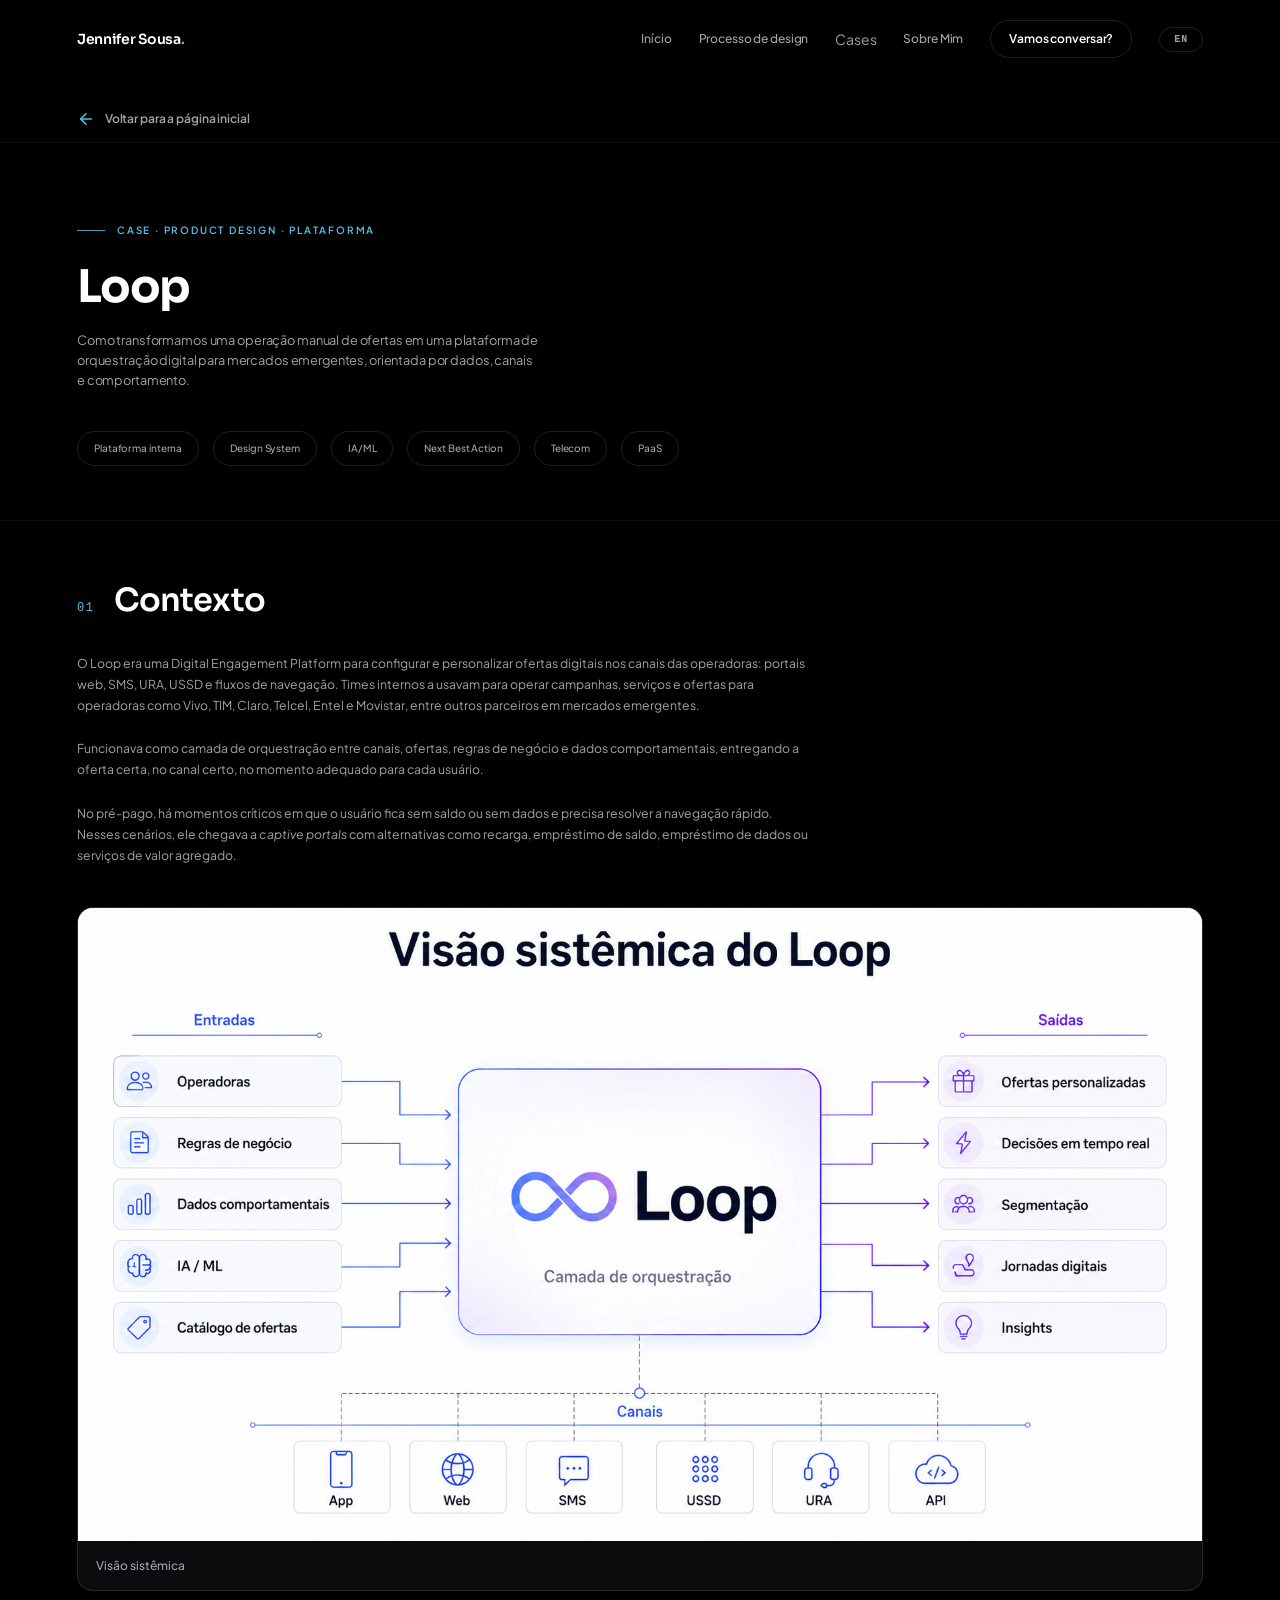
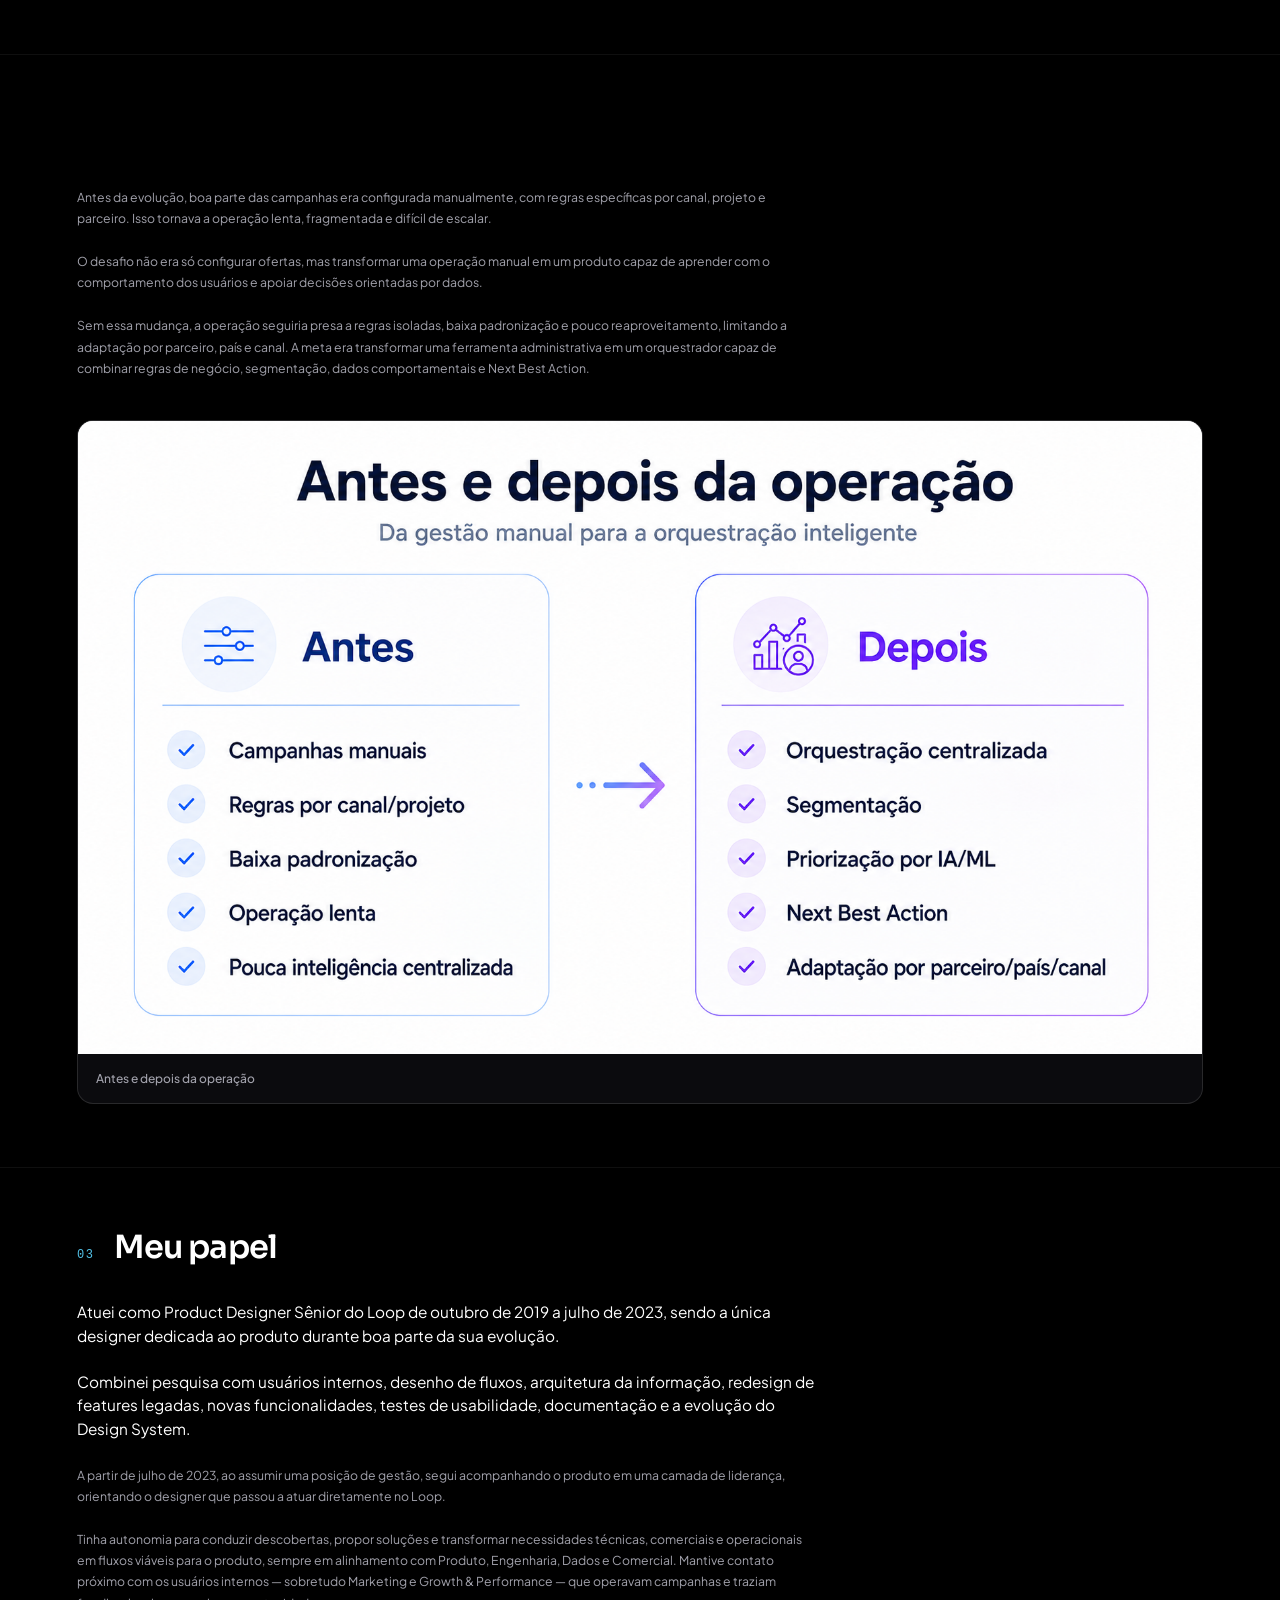
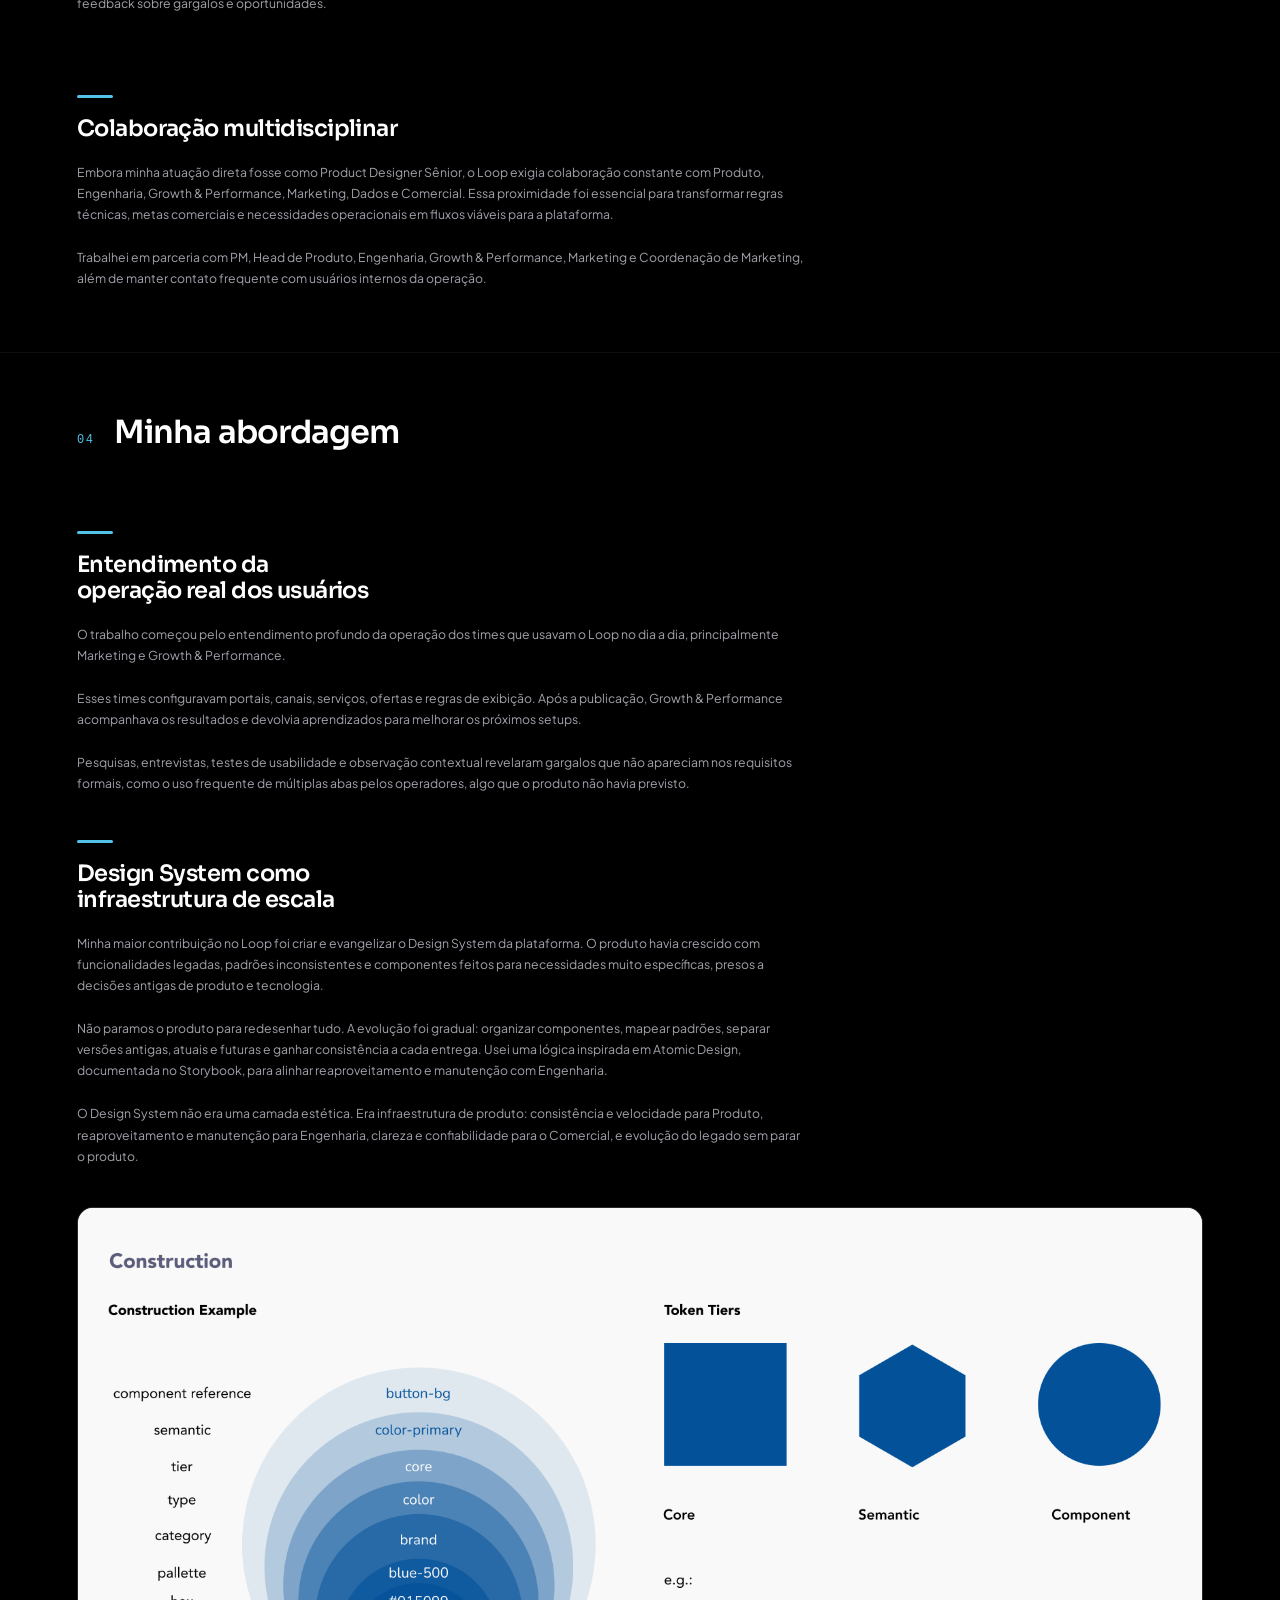
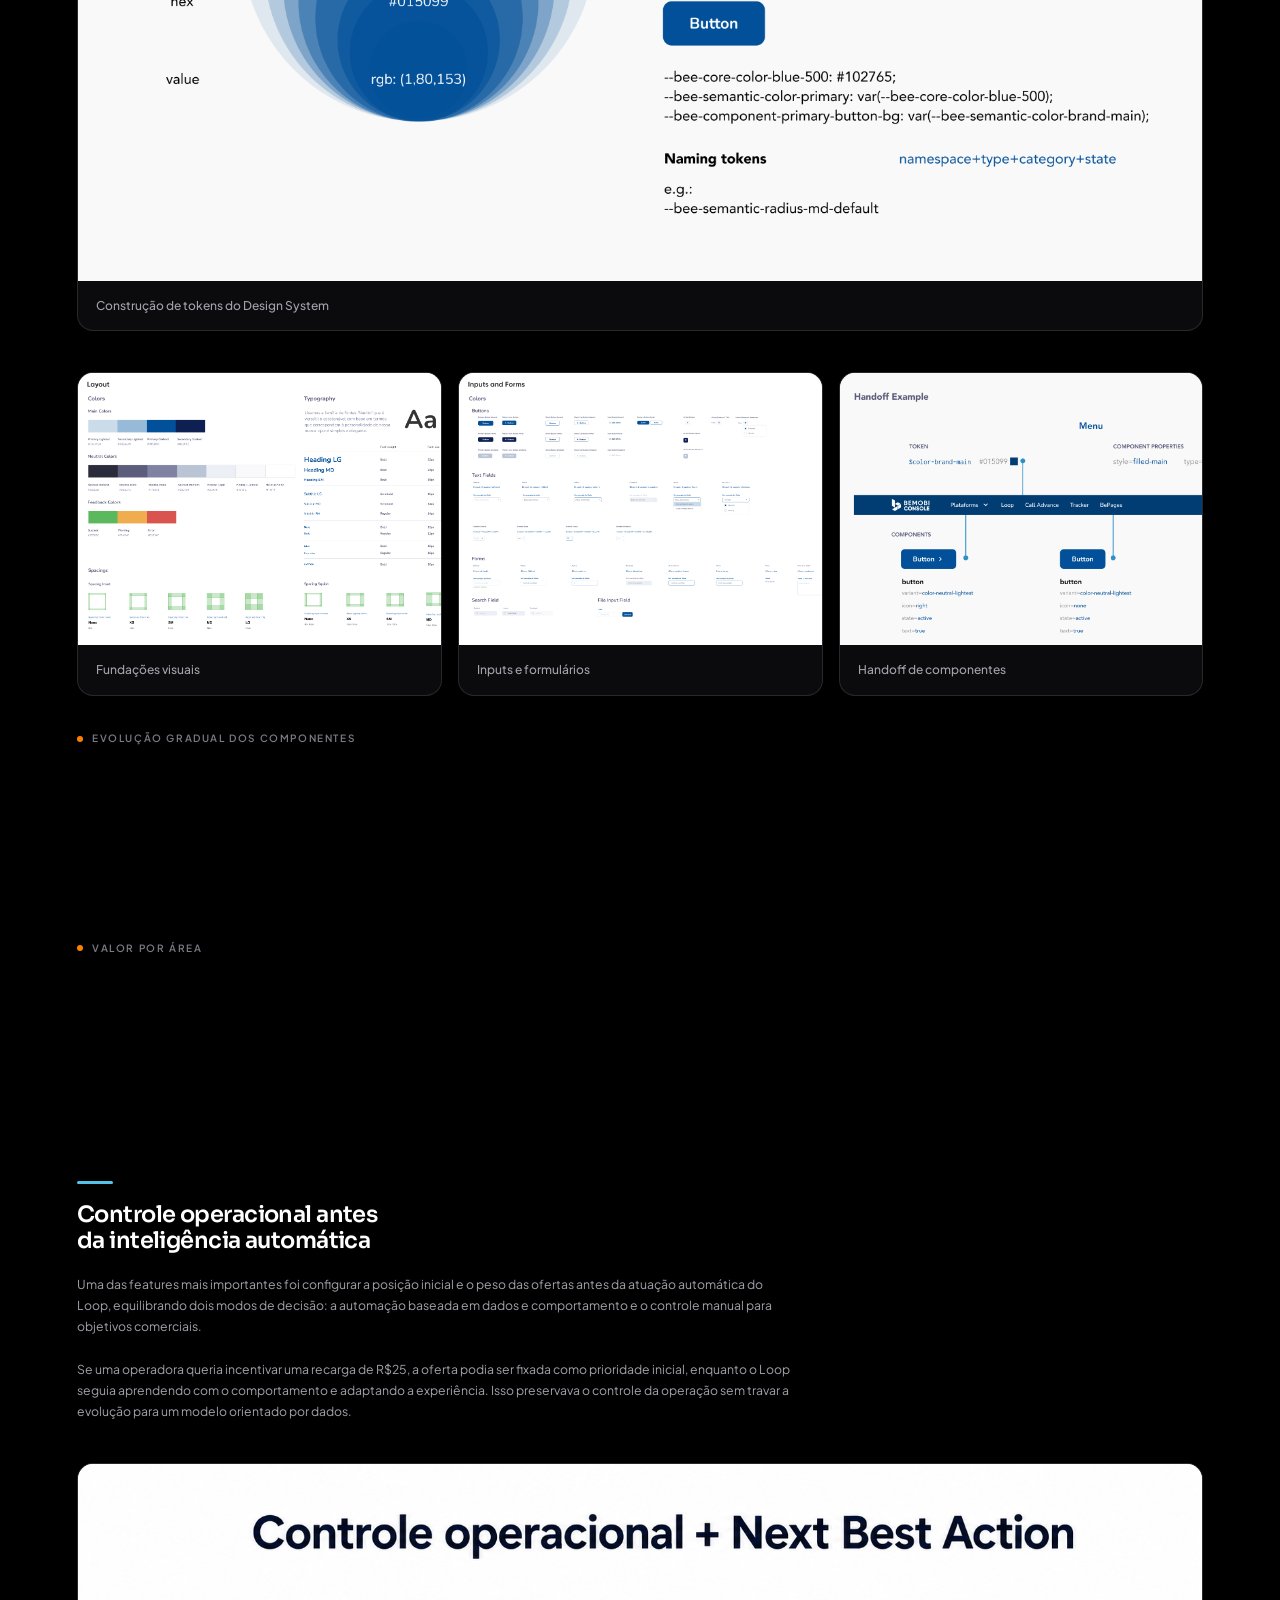
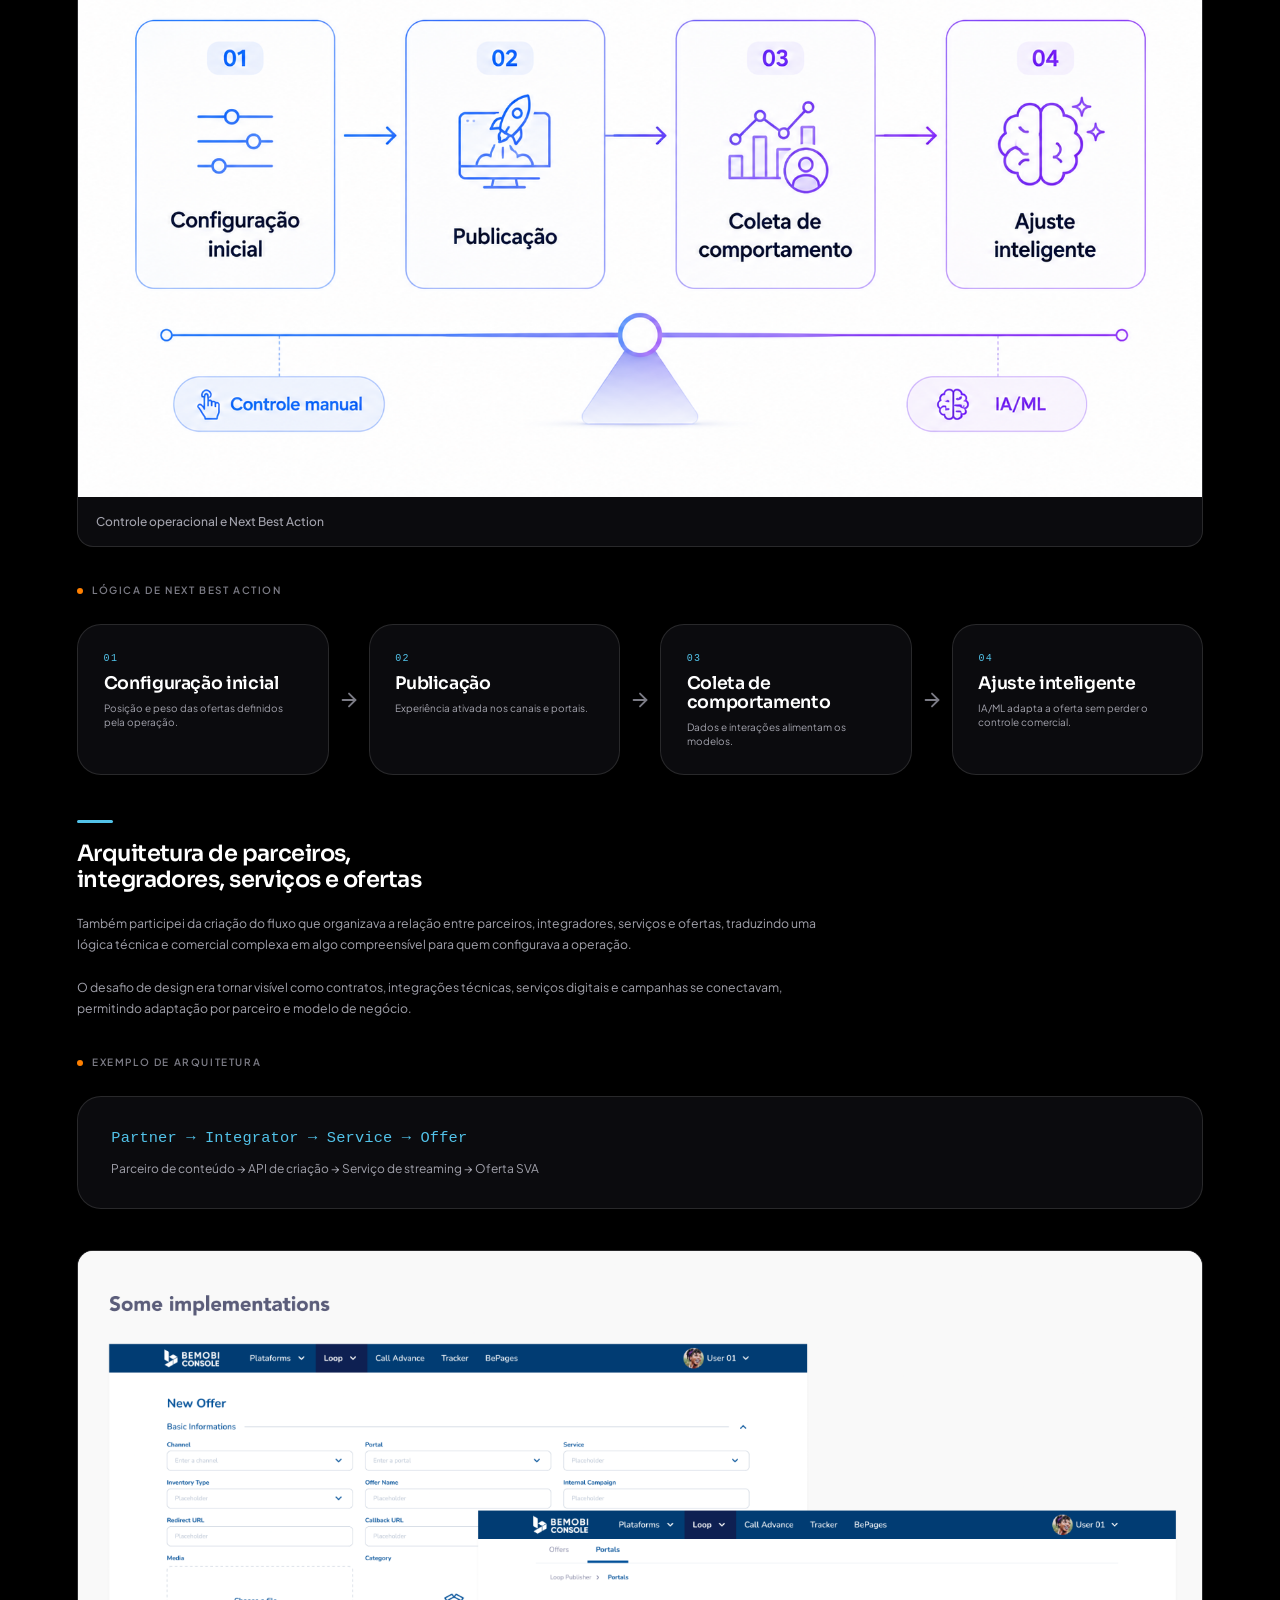
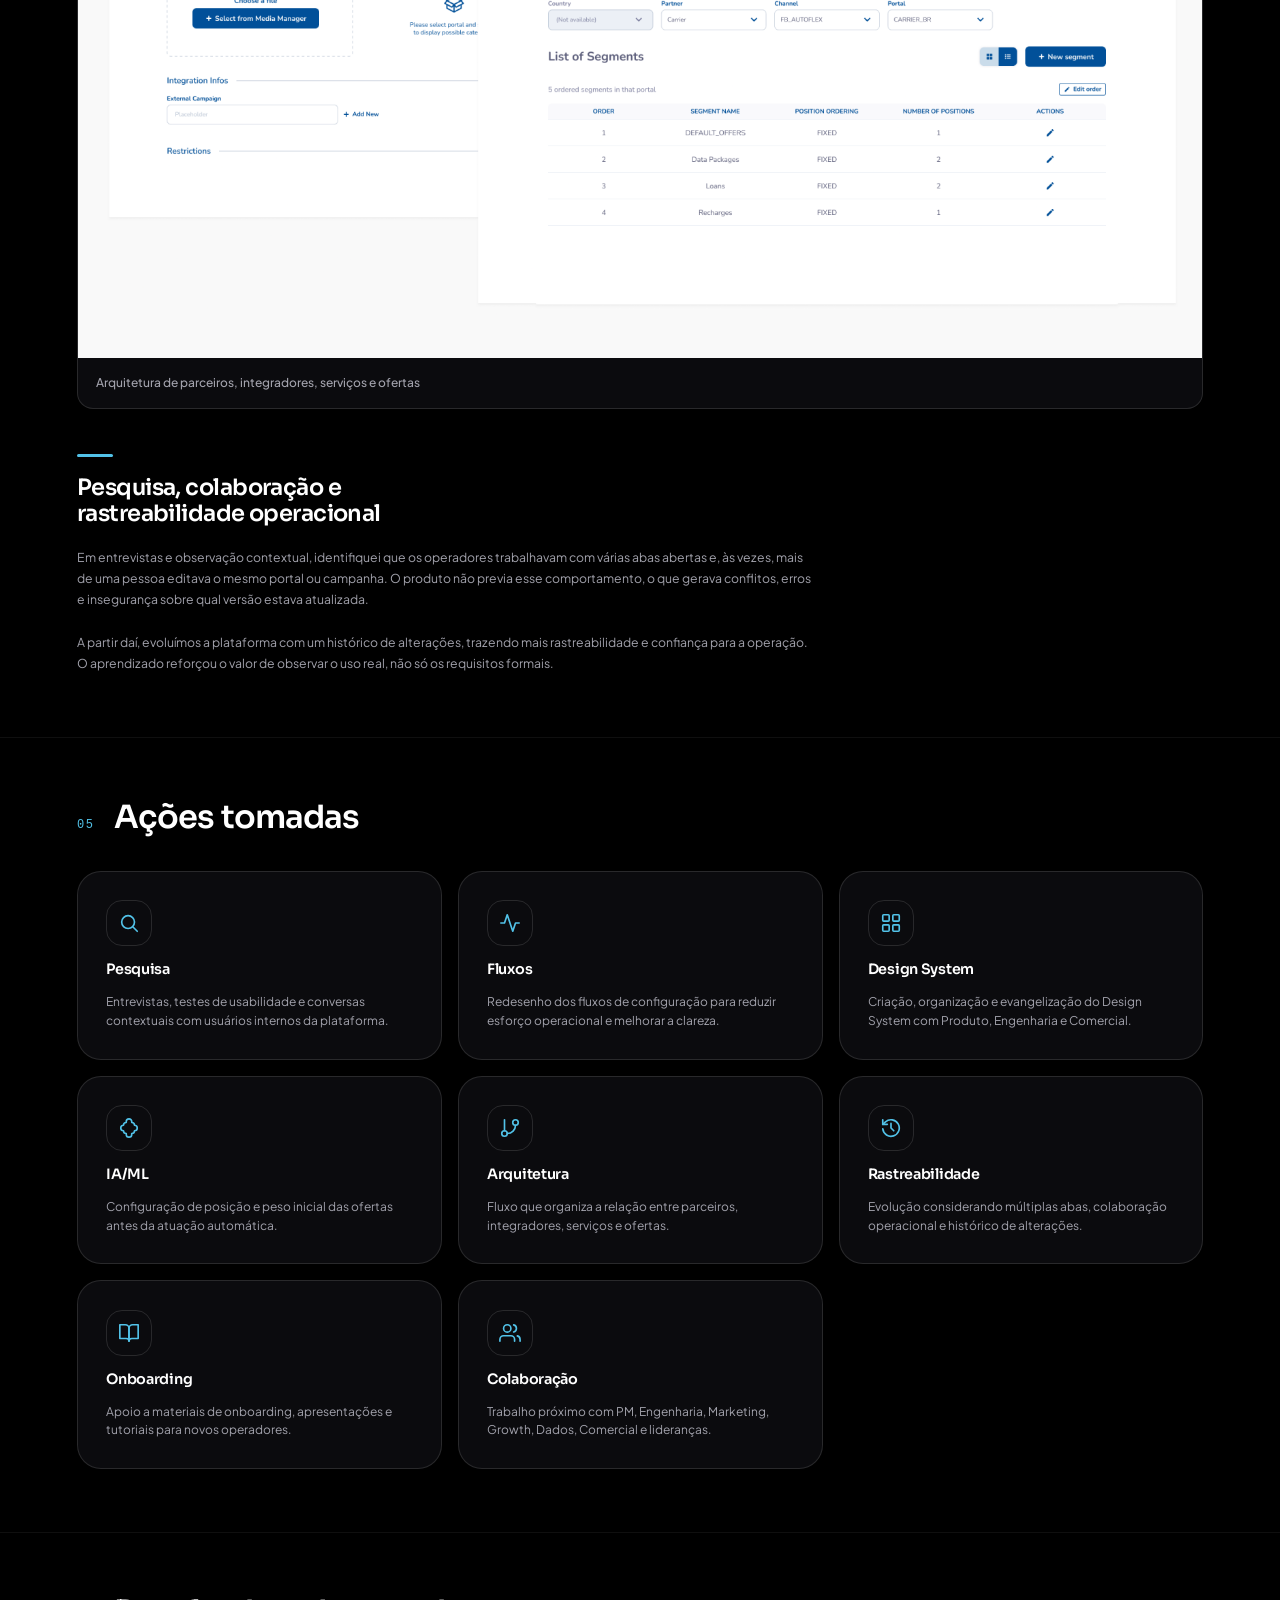
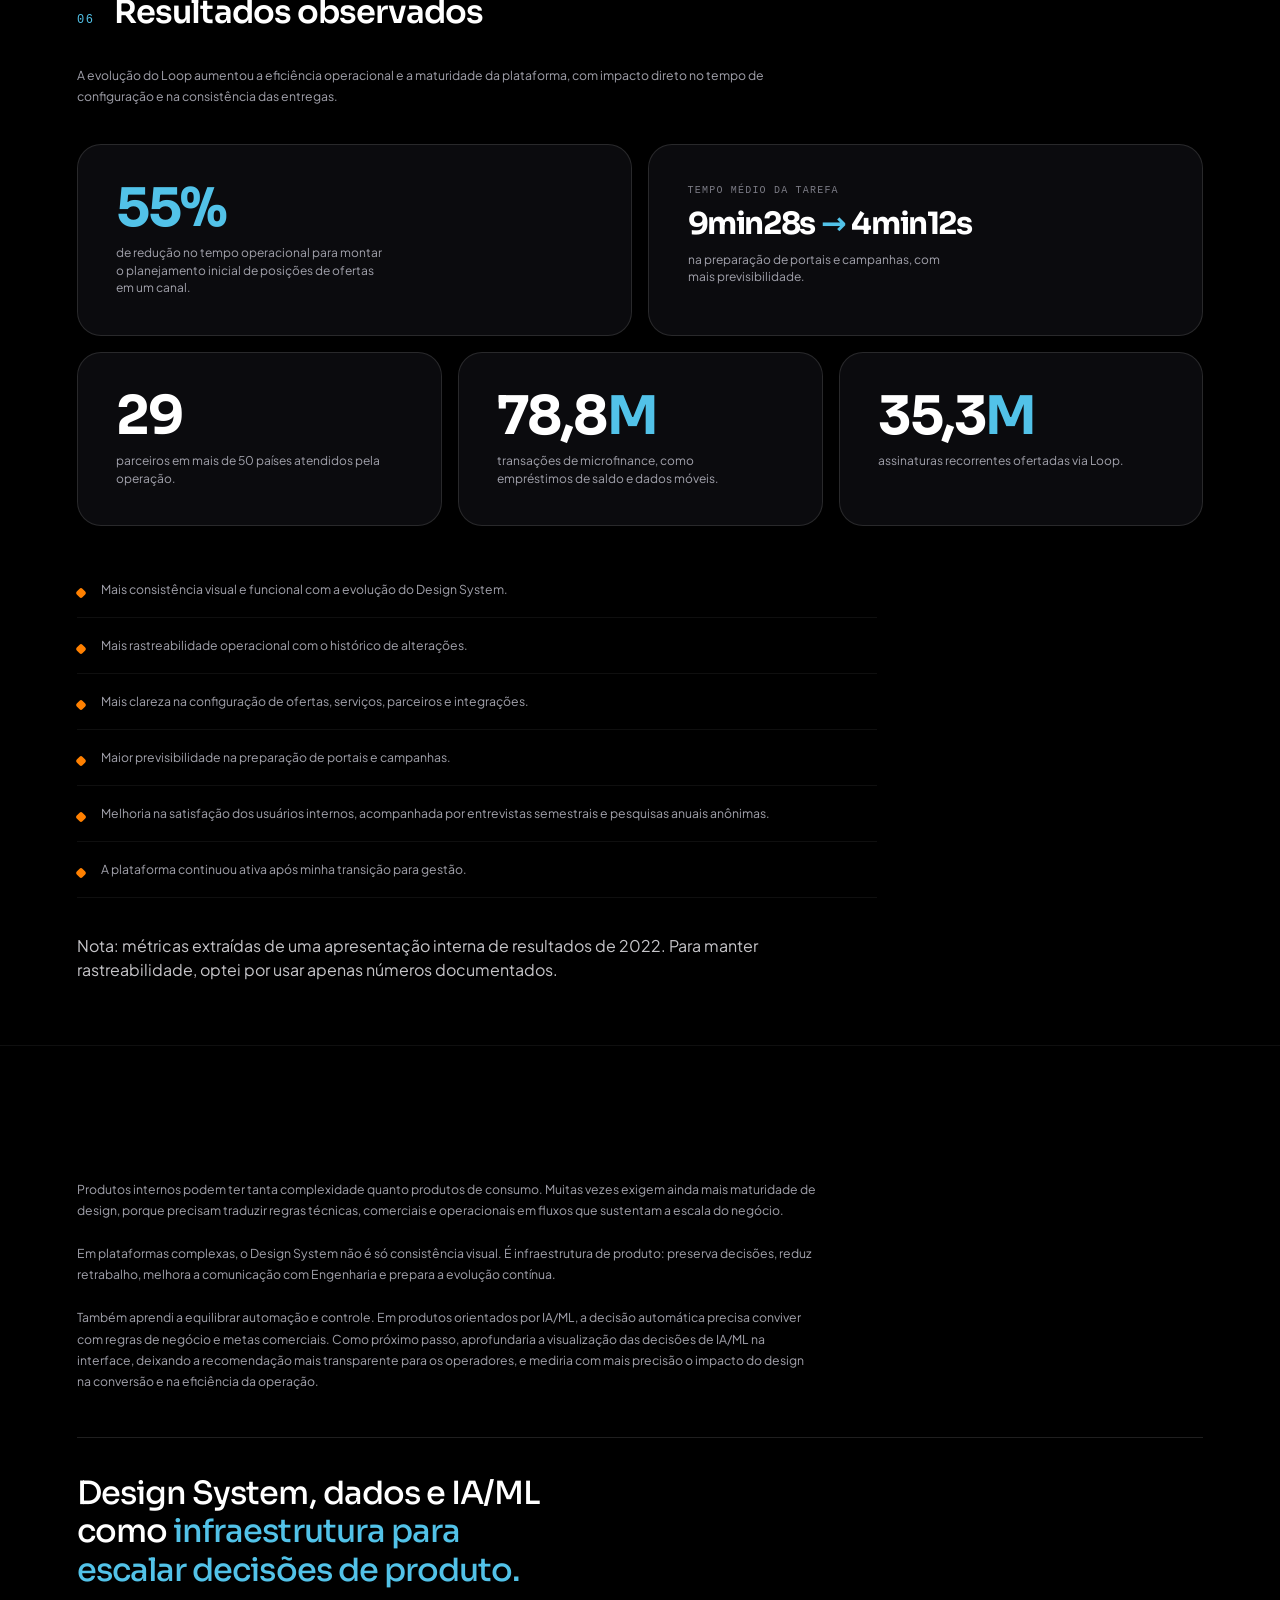
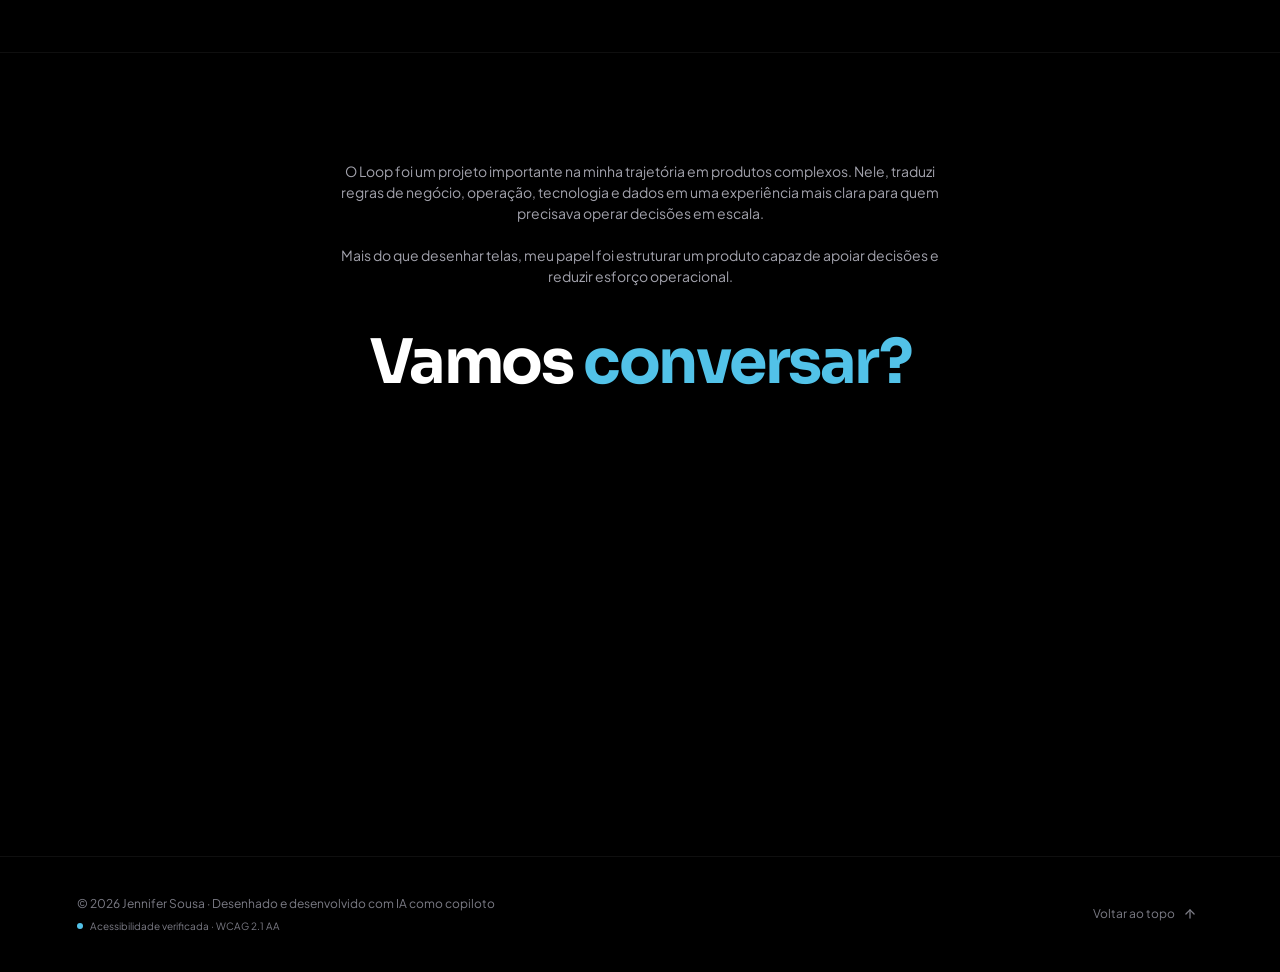
<file: Case Loop.html>
<!DOCTYPE html>
<html lang="pt-BR" data-anim="on">
<head>
<meta charset="UTF-8" />
<meta name="viewport" content="width=device-width, initial-scale=1.0" />
<title>Loop · Digital Engagement Platform · Jennifer Sousa</title>
<meta name="description" content="Case de Product Design: como transformamos uma operação manual de ofertas em uma plataforma de orquestração digital, com Design System, IA/ML e Next Best Action em telecom." />
<link rel="stylesheet" href="brand-tokens.css" />
<link rel="stylesheet" href="styles.css" />
<link rel="stylesheet" href="case.css" />

<!-- Microsoft Clarity -->
<script type="text/javascript">
   (function(c,l,a,r,i,t,y){
       c[a]=c[a]||function(){(c[a].q=c[a].q||[]).push(arguments)};
       t=l.createElement(r);t.async=1;t.src="https://www.clarity.ms/tag/"+i;
       y=l.getElementsByTagName(r)[0];y.parentNode.insertBefore(t,y);
   })(window, document, "clarity", "script", "wytoc0m8iu");
</script>

<!-- Google Analytics -->
<script async src="https://www.googletagmanager.com/gtag/js?id=G-2RXVHXYRN8"></script>
<script>
 window.dataLayer = window.dataLayer || [];
 function gtag(){dataLayer.push(arguments);}
 gtag('js', new Date());
 gtag('config', 'G-2RXVHXYRN8');
</script>

<!-- Hotjar Tracking Code for Portfolio Github -->
<script>
    (function(h,o,t,j,a,r){
        h.hj=h.hj||function(){(h.hj.q=h.hj.q||[]).push(arguments)};
        h._hjSettings={hjid:6726772,hjsv:6};
        a=o.getElementsByTagName('head')[0];
        r=o.createElement('script');r.async=1;
        r.src=t+h._hjSettings.hjid+j+h._hjSettings.hjsv;
        a.appendChild(r);
    })(window,document,'https://static.hotjar.com/c/hotjar-','.js?sv=');
</script>
</head>
<body data-screen-label="Case Loop">

<a class="skip-link" href="#main-content" data-i18n="s.skip">Ir para o conteúdo principal</a>

<div class="progress" id="progress" role="presentation" aria-hidden="true"></div>

<!-- ============ NAV ============ -->
<nav class="nav" id="nav" aria-label="Navegação principal" data-i18n-label="s.nav.aria">
  <a href="index.html" class="nav__brand">Jennifer Sousa<b>.</b></a>
  <div class="nav__links">
    <a class="nav__link" href="index.html" data-i18n="s.nav.home">Início</a>
    <a class="nav__link" href="index.html#processo" data-i18n="s.nav.scope">Processo de design</a>
    <div class="nav__item nav__dropdown">
      <button type="button" class="nav__link nav__dropdown-trigger" aria-haspopup="true" aria-expanded="false" aria-controls="cases-menu" data-i18n="s.nav.cases">Cases</button>
      <ul class="nav__dropdown-menu" id="cases-menu" role="menu" hidden>
        <li role="none"><a role="menuitem" href="Case Smart Checkout.html" data-i18n="s.nav.cases.b2b">Pagamentos B2B / B2B2C</a></li>
        <li role="none"><a role="menuitem" href="Case Loop.html" data-i18n="s.nav.cases.saas">Plataforma SaaS</a></li>
        <li role="none"><a role="menuitem" href="Case Achei Farmacias.html" data-i18n="s.nav.cases.b2c">Aplicativo B2C</a></li>
        <li role="none"><a role="menuitem" href="Case DesignOps.html" data-i18n="s.nav.cases.lead">Liderança</a></li>
      </ul>
    </div>
    <a class="nav__link" href="Sobre Mim.html" data-i18n="s.nav.experience">Sobre Mim</a>
    <a class="nav__link nav__cta" href="index.html#contato" data-i18n="s.nav.cta">Vamos conversar?</a>
  </div>
</nav>

<!-- ============ BREADCRUMB ============ -->
<div class="casebar">
  <div class="container">
    <a class="backlink" href="index.html">
      <svg width="18" height="18" viewBox="0 0 24 24" fill="none" stroke="currentColor" stroke-width="2.2" stroke-linecap="round" stroke-linejoin="round" aria-hidden="true" focusable="false"><line x1="19" y1="12" x2="5" y2="12"></line><polyline points="12 19 5 12 12 5"></polyline></svg>
      <span data-i18n="s.backlink">Voltar para a página inicial</span>
    </a>
  </div>
</div>

<main id="main-content">

<!-- ============ CASE HERO ============ -->
<header class="section case-hero">
  <div class="container">
    <p class="case-hero__kind reveal" data-i18n="lp.hero.kind">Case · Product Design · Plataforma</p>
    <h1 class="case-hero__title reveal" data-d="1">Loop</h1>
    <p class="case-hero__sub reveal" data-d="2" data-i18n="lp.hero.sub">Como transformamos uma operação manual de ofertas em uma plataforma de orquestração digital para mercados emergentes, orientada por dados, canais e comportamento.</p>
    <div class="case-hero__meta reveal" data-d="3">
      <span data-i18n="lp.hero.m1">Plataforma interna</span>
      <span>Design System</span>
      <span>IA/ML</span>
      <span>Next Best Action</span>
      <span data-i18n="lp.hero.m5">Telecom</span>
      <span>PaaS</span>
    </div>
  </div>
</header>

<!-- ============ 01 CONTEXTO ============ -->
<section class="cs">
  <div class="container">
    <div class="cs__head reveal">
      <span class="cs__num">01</span>
      <h2 class="cs__title" data-i18n="lp.s01.title">Contexto</h2>
    </div>
    <div class="cs__body reveal" data-d="1">
      <p data-i18n="lp.s01.p1">O Loop era uma Digital Engagement Platform para configurar e personalizar ofertas digitais nos canais das operadoras: portais web, SMS, URA, USSD e fluxos de navegação. Times internos a usavam para operar campanhas, serviços e ofertas para operadoras como Vivo, TIM, Claro, Telcel, Entel e Movistar, entre outros parceiros em mercados emergentes.</p>
      <p data-i18n="lp.s01.p2">Funcionava como camada de orquestração entre canais, ofertas, regras de negócio e dados comportamentais, entregando a oferta certa, no canal certo, no momento adequado para cada usuário.</p>
      <p data-i18n="lp.s01.p3">No pré-pago, há momentos críticos em que o usuário fica sem saldo ou sem dados e precisa resolver a navegação rápido. Nesses cenários, ele chegava a <em>captive portals</em> com alternativas como recarga, empréstimo de saldo, empréstimo de dados ou serviços de valor agregado.</p>
    </div>

    <div class="placeholders is-1 reveal" data-d="1">
      <figure class="ph ph--img ph--full">
        <button class="ph__frame" type="button" data-lightbox="assets/case-loop/loop-visao-sistemica.png" data-cap="Visão sistêmica" data-i18n-cap="lp.s01.cap" aria-label="Ampliar: Visão sistêmica">
          <img src="assets/case-loop/loop-visao-sistemica.png" alt="Visão sistêmica do Loop como camada de orquestração entre entradas, canais e saídas" loading="lazy" />
          <span class="ph__zoom"><svg viewBox="0 0 24 24" fill="none" stroke="currentColor" stroke-width="2" stroke-linecap="round" stroke-linejoin="round" aria-hidden="true" focusable="false"><polyline points="15 3 21 3 21 9"></polyline><polyline points="9 21 3 21 3 15"></polyline><line x1="21" y1="3" x2="14" y2="10"></line><line x1="3" y1="21" x2="10" y2="14"></line></svg></span>
        </button>
        <figcaption class="ph__cap" data-i18n="lp.s01.cap">Visão sistêmica</figcaption>
      </figure>
    </div>
  </div>
</section>

<!-- ============ 02 PROBLEMA ============ -->
<section class="cs">
  <div class="container">
    <div class="cs__head reveal">
      <span class="cs__num">02</span>
      <h2 class="cs__title" data-i18n="lp.s02.title">Problema</h2>
    </div>
    <div class="cs__body reveal" data-d="1">
      <p data-i18n="lp.s02.p1">Antes da evolução, boa parte das campanhas era configurada manualmente, com regras específicas por canal, projeto e parceiro. Isso tornava a operação lenta, fragmentada e difícil de escalar.</p>
      <p data-i18n="lp.s02.p2">O desafio não era só configurar ofertas, mas transformar uma operação manual em um produto capaz de aprender com o comportamento dos usuários e apoiar decisões orientadas por dados.</p>
      <p data-i18n="lp.s02.p3">Sem essa mudança, a operação seguiria presa a regras isoladas, baixa padronização e pouco reaproveitamento, limitando a adaptação por parceiro, país e canal. A meta era transformar uma ferramenta administrativa em um orquestrador capaz de combinar regras de negócio, segmentação, dados comportamentais e Next Best Action.</p>
    </div>

    <div class="placeholders is-1 reveal" data-d="1">
      <figure class="ph ph--img ph--full">
        <button class="ph__frame" type="button" data-lightbox="assets/case-loop/loop-antes-depois.png" data-cap="Antes e depois da operação" data-i18n-cap="lp.s02.cap" aria-label="Ampliar: Antes e depois da operação">
          <img src="assets/case-loop/loop-antes-depois.png" alt="Comparativo entre a gestão manual e a orquestração inteligente das ofertas" loading="lazy" />
          <span class="ph__zoom"><svg viewBox="0 0 24 24" fill="none" stroke="currentColor" stroke-width="2" stroke-linecap="round" stroke-linejoin="round" aria-hidden="true" focusable="false"><polyline points="15 3 21 3 21 9"></polyline><polyline points="9 21 3 21 3 15"></polyline><line x1="21" y1="3" x2="14" y2="10"></line><line x1="3" y1="21" x2="10" y2="14"></line></svg></span>
        </button>
        <figcaption class="ph__cap" data-i18n="lp.s02.cap">Antes e depois da operação</figcaption>
      </figure>
    </div>
  </div>
</section>

<!-- ============ 03 MEU PAPEL ============ -->
<section class="cs">
  <div class="container">
    <div class="cs__head reveal">
      <span class="cs__num">03</span>
      <h2 class="cs__title" data-i18n="lp.s03.title">Meu papel</h2>
    </div>
    <div class="cs__body cs-lead reveal" data-d="1">
      <p data-i18n="lp.s03.p1">Atuei como Product Designer Sênior do Loop de outubro de 2019 a julho de 2023, sendo a única designer dedicada ao produto durante boa parte da sua evolução.</p>
      <p data-i18n="lp.s03.p2">Combinei pesquisa com usuários internos, desenho de fluxos, arquitetura da informação, redesign de features legadas, novas funcionalidades, testes de usabilidade, documentação e a evolução do Design System.</p>
    </div>
    <div class="cs__body reveal" data-d="2" style="margin-top:24px;">
      <p data-i18n="lp.s03.p3">A partir de julho de 2023, ao assumir uma posição de gestão, segui acompanhando o produto em uma camada de liderança, orientando o designer que passou a atuar diretamente no Loop.</p>
      <p data-i18n="lp.s03.p4">Tinha autonomia para conduzir descobertas, propor soluções e transformar necessidades técnicas, comerciais e operacionais em fluxos viáveis para o produto, sempre em alinhamento com Produto, Engenharia, Dados e Comercial. Mantive contato próximo com os usuários internos &mdash; sobretudo Marketing e Growth &amp; Performance &mdash; que operavam campanhas e traziam feedback sobre gargalos e oportunidades.</p>
    </div>

    <div class="cs-block reveal" data-d="3" style="margin-top:clamp(28px,4vh,44px);">
      <h3 class="cs-block__title" data-i18n="lp.s03.blk">Colaboração multidisciplinar</h3>
      <div class="cs__body">
        <p data-i18n="lp.s03.collab1">Embora minha atuação direta fosse como Product Designer Sênior, o Loop exigia colaboração constante com Produto, Engenharia, Growth &amp; Performance, Marketing, Dados e Comercial. Essa proximidade foi essencial para transformar regras técnicas, metas comerciais e necessidades operacionais em fluxos viáveis para a plataforma.</p>
        <p data-i18n="lp.s03.collab2">Trabalhei em parceria com PM, Head de Produto, Engenharia, Growth &amp; Performance, Marketing e Coordenação de Marketing, além de manter contato frequente com usuários internos da operação.</p>
      </div>
    </div>

  </div>
</section>

<!-- ============ 04 MINHA ABORDAGEM ============ -->
<section class="cs">
  <div class="container">
    <div class="cs__head reveal">
      <span class="cs__num">04</span>
      <h2 class="cs__title" data-i18n="lp.s04.title">Minha abordagem</h2>
    </div>

    <!-- 4.1 Entendimento da operação real -->
    <div class="cs-block reveal">
      <h3 class="cs-block__title" data-i18n="lp.b1.title">Entendimento da operação real dos usuários</h3>
      <div class="cs__body">
        <p data-i18n="lp.b1.p1">O trabalho começou pelo entendimento profundo da operação dos times que usavam o Loop no dia a dia, principalmente Marketing e Growth &amp; Performance.</p>
        <p data-i18n="lp.b1.p2">Esses times configuravam portais, canais, serviços, ofertas e regras de exibição. Após a publicação, Growth &amp; Performance acompanhava os resultados e devolvia aprendizados para melhorar os próximos setups.</p>
        <p data-i18n="lp.b1.p3">Pesquisas, entrevistas, testes de usabilidade e observação contextual revelaram gargalos que não apareciam nos requisitos formais, como o uso frequente de múltiplas abas pelos operadores, algo que o produto não havia previsto.</p>
      </div>
    </div>

    <!-- 4.2 Design System -->
    <div class="cs-block reveal">
      <h3 class="cs-block__title" data-i18n="lp.b2.title">Design System como infraestrutura de escala</h3>
      <div class="cs__body">
        <p data-i18n="lp.b2.p1">Minha maior contribuição no Loop foi criar e evangelizar o Design System da plataforma. O produto havia crescido com funcionalidades legadas, padrões inconsistentes e componentes feitos para necessidades muito específicas, presos a decisões antigas de produto e tecnologia.</p>
        <p data-i18n="lp.b2.p2">Não paramos o produto para redesenhar tudo. A evolução foi gradual: organizar componentes, mapear padrões, separar versões antigas, atuais e futuras e ganhar consistência a cada entrega. Usei uma lógica inspirada em Atomic Design, documentada no Storybook, para alinhar reaproveitamento e manutenção com Engenharia.</p>
        <p data-i18n="lp.b2.p3">O Design System não era uma camada estética. Era infraestrutura de produto: consistência e velocidade para Produto, reaproveitamento e manutenção para Engenharia, clareza e confiabilidade para o Comercial, e evolução do legado sem parar o produto.</p>
      </div>

      <div class="placeholders is-1 reveal" data-d="1">
        <figure class="ph ph--img ph--full">
          <button class="ph__frame" type="button" data-lightbox="assets/case-loop/loop-ds-construction.png" data-cap="Construção de tokens do Design System" data-i18n-cap="lp.b2.cap1" aria-label="Ampliar: Construção de tokens do Design System">
            <img src="assets/case-loop/loop-ds-construction.png" alt="Construção de design tokens em camadas core, semantic e component" loading="lazy" />
            <span class="ph__zoom"><svg viewBox="0 0 24 24" fill="none" stroke="currentColor" stroke-width="2" stroke-linecap="round" stroke-linejoin="round" aria-hidden="true" focusable="false"><polyline points="15 3 21 3 21 9"></polyline><polyline points="9 21 3 21 3 15"></polyline><line x1="21" y1="3" x2="14" y2="10"></line><line x1="3" y1="21" x2="10" y2="14"></line></svg></span>
          </button>
          <figcaption class="ph__cap" data-i18n="lp.b2.cap1">Construção de tokens do Design System</figcaption>
        </figure>
      </div>

      <div class="placeholders reveal" data-d="1">
        <figure class="ph ph--img">
          <button class="ph__frame" type="button" data-lightbox="assets/case-loop/loop-ds-layout.png" data-cap="Fundações visuais: cores, tipografia e espaçamento" data-i18n-cap="lp.b2.cap2" aria-label="Ampliar: Fundações visuais">
            <img src="assets/case-loop/loop-ds-layout.png" alt="Fundações visuais do Design System: cores, tipografia e espaçamento" loading="lazy" />
            <span class="ph__zoom"><svg viewBox="0 0 24 24" fill="none" stroke="currentColor" stroke-width="2" stroke-linecap="round" stroke-linejoin="round" aria-hidden="true" focusable="false"><polyline points="15 3 21 3 21 9"></polyline><polyline points="9 21 3 21 3 15"></polyline><line x1="21" y1="3" x2="14" y2="10"></line><line x1="3" y1="21" x2="10" y2="14"></line></svg></span>
          </button>
          <figcaption class="ph__cap" data-i18n="lp.b2.cap2">Fundações visuais</figcaption>
        </figure>
        <figure class="ph ph--img">
          <button class="ph__frame" type="button" data-lightbox="assets/case-loop/loop-ds-inputs.png" data-cap="Inputs e formulários do Design System" data-i18n-cap="lp.b2.cap3" aria-label="Ampliar: Inputs e formulários">
            <img src="assets/case-loop/loop-ds-inputs.png" alt="Catálogo de inputs e formulários com botões, campos e estados" loading="lazy" />
            <span class="ph__zoom"><svg viewBox="0 0 24 24" fill="none" stroke="currentColor" stroke-width="2" stroke-linecap="round" stroke-linejoin="round" aria-hidden="true" focusable="false"><polyline points="15 3 21 3 21 9"></polyline><polyline points="9 21 3 21 3 15"></polyline><line x1="21" y1="3" x2="14" y2="10"></line><line x1="3" y1="21" x2="10" y2="14"></line></svg></span>
          </button>
          <figcaption class="ph__cap" data-i18n="lp.b2.cap3">Inputs e formulários</figcaption>
        </figure>
        <figure class="ph ph--img">
          <button class="ph__frame" type="button" data-lightbox="assets/case-loop/loop-ds-handoff.png" data-cap="Handoff de componentes com engenharia" data-i18n-cap="lp.b2.cap4" aria-label="Ampliar: Handoff de componentes">
            <img src="assets/case-loop/loop-ds-handoff.png" alt="Exemplo de handoff conectando token, componente e propriedades" loading="lazy" />
            <span class="ph__zoom"><svg viewBox="0 0 24 24" fill="none" stroke="currentColor" stroke-width="2" stroke-linecap="round" stroke-linejoin="round" aria-hidden="true" focusable="false"><polyline points="15 3 21 3 21 9"></polyline><polyline points="9 21 3 21 3 15"></polyline><line x1="21" y1="3" x2="14" y2="10"></line><line x1="3" y1="21" x2="10" y2="14"></line></svg></span>
          </button>
          <figcaption class="ph__cap" data-i18n="lp.b2.cap4">Handoff de componentes</figcaption>
        </figure>
      </div>

      <p class="ph-label" data-i18n="lp.b2.flow.label">Evolução gradual dos componentes</p>
      <div class="flow reveal" data-d="1">
        <div class="flow__node">
          <span class="flow__k" data-i18n="lp.b2.fk1">Legado</span>
          <span class="flow__v" data-i18n="lp.b2.fv1">Componente legado</span>
          <p class="flow__note">Criado para uma necessidade específica, com limitações técnicas legadas.</p>
        </div>
        <div class="flow__arrow"><svg viewBox="0 0 24 24" fill="none" stroke="currentColor" stroke-width="2" stroke-linecap="round" stroke-linejoin="round" aria-hidden="true" focusable="false"><line x1="5" y1="12" x2="19" y2="12"></line><polyline points="12 5 19 12 12 19"></polyline></svg></div>
        <div class="flow__node">
          <span class="flow__k" data-i18n="lp.b2.fk2">Atual</span>
          <span class="flow__v" data-i18n="lp.b2.fv2">Padrão consolidado</span>
          <p class="flow__note" data-i18n="lp.b2.fn2">Organizado por níveis, documentado e reaproveitável.</p>
        </div>
        <div class="flow__arrow"><svg viewBox="0 0 24 24" fill="none" stroke="currentColor" stroke-width="2" stroke-linecap="round" stroke-linejoin="round" aria-hidden="true" focusable="false"><line x1="5" y1="12" x2="19" y2="12"></line><polyline points="12 5 19 12 12 19"></polyline></svg></div>
        <div class="flow__node">
          <span class="flow__k" data-i18n="lp.b2.fk3">Futuro</span>
          <span class="flow__v" data-i18n="lp.b2.fv3">Componente escalável</span>
          <p class="flow__note" data-i18n="lp.b2.fn3">Preparado para novas regras de negócio e parceiros.</p>
        </div>
      </div>

      <p class="ph-label" data-i18n="lp.b2.val.label">Valor por área</p>
      <div class="dsvalue reveal" data-d="1">
        <div class="dsvalue__cell">
          <p class="dsvalue__k" data-i18n="lp.b2.vk1">Produto</p>
          <p class="dsvalue__v" data-i18n="lp.b2.vv1">Consistência e velocidade nas entregas.</p>
        </div>
        <div class="dsvalue__cell">
          <p class="dsvalue__k" data-i18n="lp.b2.vk2">Engenharia</p>
          <p class="dsvalue__v" data-i18n="lp.b2.vv2">Reaproveitamento e manutenção mais simples.</p>
        </div>
        <div class="dsvalue__cell">
          <p class="dsvalue__k" data-i18n="lp.b2.vk3">Comercial</p>
          <p class="dsvalue__v" data-i18n="lp.b2.vv3">Clareza e confiabilidade nas evoluções.</p>
        </div>
      </div>
      <p class="reveal" style="margin-top:16px;font-size:var(--fs-caption);color:var(--fg-3);max-width:60ch;" data-i18n="lp.b2.note">Documentado no Storybook para alinhar reaproveitamento e manutenção com Engenharia.</p>
    </div>

    <!-- 4.3 Controle operacional antes da inteligência automática -->
    <div class="cs-block reveal">
      <h3 class="cs-block__title" data-i18n="lp.b3.title">Controle operacional antes da inteligência automática</h3>
      <div class="cs__body">
        <p data-i18n="lp.b3.p1">Uma das features mais importantes foi configurar a posição inicial e o peso das ofertas antes da atuação automática do Loop, equilibrando dois modos de decisão: a automação baseada em dados e comportamento e o controle manual para objetivos comerciais.</p>
        <p data-i18n="lp.b3.p2">Se uma operadora queria incentivar uma recarga de R$25, a oferta podia ser fixada como prioridade inicial, enquanto o Loop seguia aprendendo com o comportamento e adaptando a experiência. Isso preservava o controle da operação sem travar a evolução para um modelo orientado por dados.</p>
      </div>

      <div class="placeholders is-1 reveal" data-d="1">
        <figure class="ph ph--img ph--full">
          <button class="ph__frame" type="button" data-lightbox="assets/case-loop/loop-controle-ia.png" data-cap="Controle operacional e Next Best Action" data-i18n-cap="lp.b3.cap" aria-label="Ampliar: Controle operacional e Next Best Action">
            <img src="assets/case-loop/loop-controle-ia.png" alt="Fluxo de controle operacional equilibrando controle manual e IA/ML" loading="lazy" />
            <span class="ph__zoom"><svg viewBox="0 0 24 24" fill="none" stroke="currentColor" stroke-width="2" stroke-linecap="round" stroke-linejoin="round" aria-hidden="true" focusable="false"><polyline points="15 3 21 3 21 9"></polyline><polyline points="9 21 3 21 3 15"></polyline><line x1="21" y1="3" x2="14" y2="10"></line><line x1="3" y1="21" x2="10" y2="14"></line></svg></span>
          </button>
          <figcaption class="ph__cap" data-i18n="lp.b3.cap">Controle operacional e Next Best Action</figcaption>
        </figure>
      </div>

      <p class="ph-label" data-i18n="lp.b3.flow.label">Lógica de Next Best Action</p>
      <div class="flow reveal" data-d="1">
        <div class="flow__node">
          <span class="flow__k">01</span>
          <span class="flow__v" data-i18n="lp.b3.fv1">Configuração inicial</span>
          <p class="flow__note" data-i18n="lp.b3.fn1">Posição e peso das ofertas definidos pela operação.</p>
        </div>
        <div class="flow__arrow"><svg viewBox="0 0 24 24" fill="none" stroke="currentColor" stroke-width="2" stroke-linecap="round" stroke-linejoin="round" aria-hidden="true" focusable="false"><line x1="5" y1="12" x2="19" y2="12"></line><polyline points="12 5 19 12 12 19"></polyline></svg></div>
        <div class="flow__node">
          <span class="flow__k">02</span>
          <span class="flow__v" data-i18n="lp.b3.fv2">Publicação</span>
          <p class="flow__note" data-i18n="lp.b3.fn2">Experiência ativada nos canais e portais.</p>
        </div>
        <div class="flow__arrow"><svg viewBox="0 0 24 24" fill="none" stroke="currentColor" stroke-width="2" stroke-linecap="round" stroke-linejoin="round" aria-hidden="true" focusable="false"><line x1="5" y1="12" x2="19" y2="12"></line><polyline points="12 5 19 12 12 19"></polyline></svg></div>
        <div class="flow__node">
          <span class="flow__k">03</span>
          <span class="flow__v" data-i18n="lp.b3.fv3">Coleta de comportamento</span>
          <p class="flow__note" data-i18n="lp.b3.fn3">Dados e interações alimentam os modelos.</p>
        </div>
        <div class="flow__arrow"><svg viewBox="0 0 24 24" fill="none" stroke="currentColor" stroke-width="2" stroke-linecap="round" stroke-linejoin="round" aria-hidden="true" focusable="false"><line x1="5" y1="12" x2="19" y2="12"></line><polyline points="12 5 19 12 12 19"></polyline></svg></div>
        <div class="flow__node">
          <span class="flow__k">04</span>
          <span class="flow__v" data-i18n="lp.b3.fv4">Ajuste inteligente</span>
          <p class="flow__note" data-i18n="lp.b3.fn4">IA/ML adapta a oferta sem perder o controle comercial.</p>
        </div>
      </div>
    </div>

    <!-- 4.4 Arquitetura de parceiros, integradores, serviços e ofertas -->
    <div class="cs-block reveal">
      <h3 class="cs-block__title" data-i18n="lp.b4.title">Arquitetura de parceiros, integradores, serviços e ofertas</h3>
      <div class="cs__body">
        <p data-i18n="lp.b4.p1">Também participei da criação do fluxo que organizava a relação entre parceiros, integradores, serviços e ofertas, traduzindo uma lógica técnica e comercial complexa em algo compreensível para quem configurava a operação.</p>
        <p data-i18n="lp.b4.p2">O desafio de design era tornar visível como contratos, integrações técnicas, serviços digitais e campanhas se conectavam, permitindo adaptação por parceiro e modelo de negócio.</p>
      </div>

      <p class="ph-label" data-i18n="lp.b4.arch.label">Exemplo de arquitetura</p>
      <div class="archline reveal" data-d="1">
        <code>Partner → Integrator → Service → Offer</code>
        <span data-i18n="lp.b4.arch.desc">Parceiro de conteúdo → API de criação → Serviço de streaming → Oferta SVA</span>
      </div>

      <div class="placeholders is-1 reveal" data-d="1">
        <figure class="ph ph--img ph--full">
          <button class="ph__frame" type="button" data-lightbox="assets/case-loop/loop-arquitetura.png" data-cap="Arquitetura de parceiros, integradores, serviços e ofertas" data-i18n-cap="lp.b4.cap" aria-label="Ampliar: Arquitetura de parceiros, integradores, serviços e ofertas">
            <img src="assets/case-loop/loop-arquitetura.png" alt="Telas que organizam a relação entre parceiros, integradores, serviços e ofertas" loading="lazy" />
            <span class="ph__zoom"><svg viewBox="0 0 24 24" fill="none" stroke="currentColor" stroke-width="2" stroke-linecap="round" stroke-linejoin="round" aria-hidden="true" focusable="false"><polyline points="15 3 21 3 21 9"></polyline><polyline points="9 21 3 21 3 15"></polyline><line x1="21" y1="3" x2="14" y2="10"></line><line x1="3" y1="21" x2="10" y2="14"></line></svg></span>
          </button>
          <figcaption class="ph__cap" data-i18n="lp.b4.cap">Arquitetura de parceiros, integradores, serviços e ofertas</figcaption>
        </figure>
      </div>
    </div>

    <!-- 4.5 Pesquisa, colaboração e rastreabilidade -->
    <div class="cs-block reveal">
      <h3 class="cs-block__title" data-i18n="lp.b5.title">Pesquisa, colaboração e rastreabilidade operacional</h3>
      <div class="cs__body">
        <p data-i18n="lp.b5.p1">Em entrevistas e observação contextual, identifiquei que os operadores trabalhavam com várias abas abertas e, às vezes, mais de uma pessoa editava o mesmo portal ou campanha. O produto não previa esse comportamento, o que gerava conflitos, erros e insegurança sobre qual versão estava atualizada.</p>
        <p data-i18n="lp.b5.p2">A partir daí, evoluímos a plataforma com um histórico de alterações, trazendo mais rastreabilidade e confiança para a operação. O aprendizado reforçou o valor de observar o uso real, não só os requisitos formais.</p>
      </div>
    </div>
  </div>
</section>

<!-- ============ 05 AÇÕES TOMADAS ============ -->
<section class="cs">
  <div class="container">
    <div class="cs__head reveal">
      <span class="cs__num">05</span>
      <h2 class="cs__title" data-i18n="lp.s05.title">Ações tomadas</h2>
    </div>
    <div class="action-cards reveal" data-d="1">
      <div class="acard">
        <div class="acard__ico"><svg viewBox="0 0 24 24" fill="none" stroke="currentColor" stroke-width="1.8" stroke-linecap="round" stroke-linejoin="round" aria-hidden="true" focusable="false"><circle cx="11" cy="11" r="7"></circle><line x1="21" y1="21" x2="16.65" y2="16.65"></line></svg></div>
        <h4 class="acard__name" data-i18n="lp.ac1.name">Pesquisa</h4>
        <p class="acard__desc" data-i18n="lp.ac1.desc">Entrevistas, testes de usabilidade e conversas contextuais com usuários internos da plataforma.</p>
      </div>
      <div class="acard">
        <div class="acard__ico"><svg viewBox="0 0 24 24" fill="none" stroke="currentColor" stroke-width="1.8" stroke-linecap="round" stroke-linejoin="round" aria-hidden="true" focusable="false"><polyline points="22 12 18 12 15 21 9 3 6 12 2 12"></polyline></svg></div>
        <h4 class="acard__name" data-i18n="lp.ac2.name">Fluxos</h4>
        <p class="acard__desc" data-i18n="lp.ac2.desc">Redesenho dos fluxos de configuração para reduzir esforço operacional e melhorar a clareza.</p>
      </div>
      <div class="acard">
        <div class="acard__ico"><svg viewBox="0 0 24 24" fill="none" stroke="currentColor" stroke-width="1.8" stroke-linecap="round" stroke-linejoin="round" aria-hidden="true" focusable="false"><rect x="3" y="3" width="7" height="7" rx="1"></rect><rect x="14" y="3" width="7" height="7" rx="1"></rect><rect x="14" y="14" width="7" height="7" rx="1"></rect><rect x="3" y="14" width="7" height="7" rx="1"></rect></svg></div>
        <h4 class="acard__name" data-i18n="lp.ac3.name">Design System</h4>
        <p class="acard__desc" data-i18n="lp.ac3.desc">Criação, organização e evangelização do Design System com Produto, Engenharia e Comercial.</p>
      </div>
      <div class="acard">
        <div class="acard__ico"><svg viewBox="0 0 24 24" fill="none" stroke="currentColor" stroke-width="1.8" stroke-linecap="round" stroke-linejoin="round" aria-hidden="true" focusable="false"><path d="M12 2a3 3 0 0 0-3 3v1a3 3 0 0 0-3 3 3 3 0 0 0 0 6 3 3 0 0 0 3 3v1a3 3 0 0 0 6 0v-1a3 3 0 0 0 3-3 3 3 0 0 0 0-6 3 3 0 0 0-3-3V5a3 3 0 0 0-3-3z"></path></svg></div>
        <h4 class="acard__name" data-i18n="lp.ac4.name">IA/ML</h4>
        <p class="acard__desc" data-i18n="lp.ac4.desc">Configuração de posição e peso inicial das ofertas antes da atuação automática.</p>
      </div>
      <div class="acard">
        <div class="acard__ico"><svg viewBox="0 0 24 24" fill="none" stroke="currentColor" stroke-width="1.8" stroke-linecap="round" stroke-linejoin="round" aria-hidden="true" focusable="false"><line x1="6" y1="3" x2="6" y2="15"></line><circle cx="18" cy="6" r="3"></circle><circle cx="6" cy="18" r="3"></circle><path d="M18 9a9 9 0 0 1-9 9"></path></svg></div>
        <h4 class="acard__name" data-i18n="lp.ac5.name">Arquitetura</h4>
        <p class="acard__desc" data-i18n="lp.ac5.desc">Fluxo que organiza a relação entre parceiros, integradores, serviços e ofertas.</p>
      </div>
      <div class="acard">
        <div class="acard__ico"><svg viewBox="0 0 24 24" fill="none" stroke="currentColor" stroke-width="1.8" stroke-linecap="round" stroke-linejoin="round" aria-hidden="true" focusable="false"><path d="M3 3v5h5"></path><path d="M3.05 13A9 9 0 1 0 6 5.3L3 8"></path><polyline points="12 7 12 12 15 15"></polyline></svg></div>
        <h4 class="acard__name" data-i18n="lp.ac6.name">Rastreabilidade</h4>
        <p class="acard__desc" data-i18n="lp.ac6.desc">Evolução considerando múltiplas abas, colaboração operacional e histórico de alterações.</p>
      </div>
      <div class="acard">
        <div class="acard__ico"><svg viewBox="0 0 24 24" fill="none" stroke="currentColor" stroke-width="1.8" stroke-linecap="round" stroke-linejoin="round" aria-hidden="true" focusable="false"><path d="M2 3h6a4 4 0 0 1 4 4v14a3 3 0 0 0-3-3H2z"></path><path d="M22 3h-6a4 4 0 0 0-4 4v14a3 3 0 0 1 3-3h7z"></path></svg></div>
        <h4 class="acard__name" data-i18n="lp.ac7.name">Onboarding</h4>
        <p class="acard__desc" data-i18n="lp.ac7.desc">Apoio a materiais de onboarding, apresentações e tutoriais para novos operadores.</p>
      </div>
      <div class="acard">
        <div class="acard__ico"><svg viewBox="0 0 24 24" fill="none" stroke="currentColor" stroke-width="1.8" stroke-linecap="round" stroke-linejoin="round" aria-hidden="true" focusable="false"><path d="M17 21v-2a4 4 0 0 0-4-4H5a4 4 0 0 0-4 4v2"></path><circle cx="9" cy="7" r="4"></circle><path d="M23 21v-2a4 4 0 0 0-3-3.87"></path><path d="M16 3.13a4 4 0 0 1 0 7.75"></path></svg></div>
        <h4 class="acard__name" data-i18n="lp.ac8.name">Colaboração</h4>
        <p class="acard__desc" data-i18n="lp.ac8.desc">Trabalho próximo com PM, Engenharia, Marketing, Growth, Dados, Comercial e lideranças.</p>
      </div>
    </div>
  </div>
</section>

<!-- ============ 06 RESULTADOS ============ -->
<section class="cs">
  <div class="container">
    <div class="cs__head reveal">
      <span class="cs__num">06</span>
      <h2 class="cs__title" data-i18n="lp.s06.title">Resultados observados</h2>
    </div>
    <div class="cs__body reveal" data-d="1">
      <p data-i18n="lp.s06.p1">A evolução do Loop aumentou a eficiência operacional e a maturidade da plataforma, com impacto direto no tempo de configuração e na consistência das entregas.</p>
    </div>

    <div class="metrics reveal" data-d="2" style="margin-top:36px;">
      <div class="metric metric--lg">
        <span class="metric__fig" data-i18n="lp.s06.m1.fig"><em>55%</em></span>
        <p class="metric__label" data-i18n="lp.s06.m1.label">de redução no tempo operacional para montar o planejamento inicial de posições de ofertas em um canal.</p>
      </div>
      <div class="metric metric--lg metric--time">
        <span class="metric__sup" data-i18n="lp.s06.m2.sup">Tempo médio da tarefa</span>
        <span class="metric__fig">9min28s <span class="arw">→</span> 4min12s</span>
        <p class="metric__label" data-i18n="lp.s06.m2.label">na preparação de portais e campanhas, com mais previsibilidade.</p>
      </div>
      <div class="metric metric--sm">
        <span class="metric__fig">29</span>
        <p class="metric__label" data-i18n="lp.s06.m3.label">parceiros em mais de 50 países atendidos pela operação.</p>
      </div>
      <div class="metric metric--sm">
        <span class="metric__fig">78,8<em>M</em></span>
        <p class="metric__label" data-i18n="lp.s06.m4.label">transações de microfinance, como empréstimos de saldo e dados móveis.</p>
      </div>
      <div class="metric metric--sm">
        <span class="metric__fig">35,3<em>M</em></span>
        <p class="metric__label" data-i18n="lp.s06.m5.label">assinaturas recorrentes ofertadas via Loop.</p>
      </div>
    </div>

    <ul class="cs-list cs-list--orange reveal" data-d="3">
      <li data-i18n="lp.s06.i1">Mais consistência visual e funcional com a evolução do Design System.</li>
      <li data-i18n="lp.s06.i2">Mais rastreabilidade operacional com o histórico de alterações.</li>
      <li data-i18n="lp.s06.i3">Mais clareza na configuração de ofertas, serviços, parceiros e integrações.</li>
      <li data-i18n="lp.s06.i4">Maior previsibilidade na preparação de portais e campanhas.</li>
      <li data-i18n="lp.s06.i5">Melhoria na satisfação dos usuários internos, acompanhada por entrevistas semestrais e pesquisas anuais anônimas.</li>
      <li data-i18n="lp.s06.i6">A plataforma continuou ativa após minha transição para gestão.</li>
    </ul>

    <p class="reveal" style="margin-top:clamp(28px,4vh,44px);font-size:var(--fs-caption);color:var(--fg-3);max-width:62ch;" data-i18n="lp.s06.note">Nota: métricas extraídas de uma apresentação interna de resultados de 2022. Para manter rastreabilidade, optei por usar apenas números documentados.</p>
  </div>
</section>

<!-- ============ 07 APRENDIZADOS ============ -->
<section class="cs">
  <div class="container">
    <div class="cs__head reveal">
      <span class="cs__num">07</span>
      <h2 class="cs__title" data-i18n="lp.s07.title">Aprendizados e próximos passos</h2>
    </div>
    <div class="cs__body reveal" data-d="1">
      <p data-i18n="lp.s07.p1">Produtos internos podem ter tanta complexidade quanto produtos de consumo. Muitas vezes exigem ainda mais maturidade de design, porque precisam traduzir regras técnicas, comerciais e operacionais em fluxos que sustentam a escala do negócio.</p>
      <p data-i18n="lp.s07.p2">Em plataformas complexas, o Design System não é só consistência visual. É infraestrutura de produto: preserva decisões, reduz retrabalho, melhora a comunicação com Engenharia e prepara a evolução contínua.</p>
      <p data-i18n="lp.s07.p3">Também aprendi a equilibrar automação e controle. Em produtos orientados por IA/ML, a decisão automática precisa conviver com regras de negócio e metas comerciais. Como próximo passo, aprofundaria a visualização das decisões de IA/ML na interface, deixando a recomendação mais transparente para os operadores, e mediria com mais precisão o impacto do design na conversão e na eficiência da operação.</p>
    </div>

    <div class="statement reveal" data-d="1">
      <p data-i18n="lp.s07.stmt">Design System, dados e IA/ML como <em>infraestrutura para escalar decisões de produto.</em></p>
    </div>
  </div>
</section>

<!-- ============ CTA ============ -->
<section class="case-cta">
  <div class="container">
    <p class="cs__body reveal" style="max-width:60ch;margin:0 auto clamp(36px,5vh,56px);text-align:center;" data-i18n="lp.cta.p">O Loop foi um projeto importante na minha trajetória em produtos complexos. Nele, traduzi regras de negócio, operação, tecnologia e dados em uma experiência mais clara para quem precisava operar decisões em escala.<br /><br />Mais do que desenhar telas, meu papel foi estruturar um produto capaz de apoiar decisões e reduzir esforço operacional.</p>
    <h2 class="case-cta__title reveal" data-d="1" data-i18n="s.cta.title">Vamos <em>conversar?</em></h2>

    <div class="contact__links case-cta__contacts reveal" data-d="2">
      <button type="button" class="clink clink--copy" data-copy="jenniferellen.18@gmail.com" aria-label="Copiar e-mail jenniferellen.18@gmail.com" data-i18n-label="s.copy.label">
        <svg width="20" height="20" viewBox="0 0 24 24" fill="none" stroke="currentColor" stroke-width="2" stroke-linecap="round" stroke-linejoin="round" aria-hidden="true" focusable="false"><rect x="3" y="5" width="18" height="14" rx="2"></rect><path d="m3 7 9 6 9-6"></path></svg>
        <span class="clink__body"><span class="label">Email</span> · jenniferellen.18@gmail.com</span>
        <span class="clink__status" role="status" aria-live="polite"></span>
      </button>
      <a class="clink" href="https://www.linkedin.com/in/jennysousa/" target="_blank" rel="noopener noreferrer">
        <svg width="20" height="20" viewBox="0 0 24 24" fill="none" stroke="currentColor" stroke-width="2" stroke-linecap="round" stroke-linejoin="round" aria-hidden="true" focusable="false"><path d="M16 8a6 6 0 0 1 6 6v6h-4v-6a2 2 0 0 0-4 0v6h-4v-10h4v1.5"></path><rect x="2" y="9" width="4" height="11"></rect><circle cx="4" cy="4" r="2"></circle></svg>
        <span><span class="label">LinkedIn</span> · /in/jennysousa</span>
        <svg class="ext-icon" width="13" height="13" viewBox="0 0 24 24" fill="none" stroke="currentColor" stroke-width="2.4" stroke-linecap="round" stroke-linejoin="round" aria-hidden="true" focusable="false"><path d="M7 17 17 7"></path><path d="M9 7h8v8"></path></svg>
        <span class="sr-only" data-i18n="s.newtab">(abre em nova aba)</span>
      </a>
      <a class="clink" href="https://wa.me/5521969173592" target="_blank" rel="noopener noreferrer">
        <svg width="20" height="20" viewBox="0 0 24 24" fill="none" stroke="currentColor" stroke-width="2" stroke-linecap="round" stroke-linejoin="round" aria-hidden="true" focusable="false"><path d="M3 21l1.65-3.8a9 9 0 1 1 3.4 2.9L3 21"></path><path d="M9 10a.5.5 0 0 0 1 0V9a.5.5 0 0 0-1 0v1a5 5 0 0 0 5 5h1a.5.5 0 0 0 0-1h-1a.5.5 0 0 0 0 1"></path></svg>
        <span><span class="label">WhatsApp</span> · (21) 96917-3592</span>
        <svg class="ext-icon" width="13" height="13" viewBox="0 0 24 24" fill="none" stroke="currentColor" stroke-width="2.4" stroke-linecap="round" stroke-linejoin="round" aria-hidden="true" focusable="false"><path d="M7 17 17 7"></path><path d="M9 7h8v8"></path></svg>
        <span class="sr-only" data-i18n="s.newtab">(abre em nova aba)</span>
      </a>
    </div>

    <nav class="case-nav reveal" data-d="3" aria-label="Navegação entre cases">
      <a class="btn-ghost btn-ghost--link" href="index.html">
        <svg width="18" height="18" viewBox="0 0 24 24" fill="none" stroke="currentColor" stroke-width="2.2" stroke-linecap="round" stroke-linejoin="round" aria-hidden="true" focusable="false"><line x1="19" y1="12" x2="5" y2="12"></line><polyline points="12 19 5 12 12 5"></polyline></svg>
        <span data-i18n="s.backlink">Voltar para a página inicial</span>
      </a>
      <a class="btn-ghost btn-ghost--link btn-ghost--next" href="Case Achei Farmacias.html">
        <span data-i18n="lp.next">Próximo case: AcheiFarmácias</span>
        <svg width="18" height="18" viewBox="0 0 24 24" fill="none" stroke="currentColor" stroke-width="2.2" stroke-linecap="round" stroke-linejoin="round" aria-hidden="true" focusable="false"><line x1="5" y1="12" x2="19" y2="12"></line><polyline points="12 5 19 12 12 19"></polyline></svg>
      </a>
    </nav>
  </div>
</section>

</main>

<!-- ============ FOOTER ============ -->
<footer class="footer">
  <div class="footer__info">
    <span data-i18n="s.footer.copy">© 2026 Jennifer Sousa · Desenhado e desenvolvido com IA como copiloto</span>
    <span class="footer__a11y" data-i18n="s.footer.a11y">Acessibilidade verificada · WCAG 2.1 AA</span>
  </div>
  <button class="footer__top" id="toTop"><span data-i18n="s.footer.top">Voltar ao topo</span>
    <svg width="14" height="14" viewBox="0 0 24 24" fill="none" stroke="currentColor" stroke-width="2.2" stroke-linecap="round" stroke-linejoin="round" aria-hidden="true" focusable="false"><line x1="12" y1="19" x2="12" y2="5"></line><polyline points="5 12 12 5 19 12"></polyline></svg>
  </button>
</footer>

<!-- ============ LIGHTBOX / SLIDESHOW (ativa quando houver imagens) ============ -->
<div class="lb" id="lightbox" role="dialog" aria-modal="true" aria-label="Visualizador de imagens" data-i18n-label="s.lb.dialog" hidden>
  <button class="lb__btn lb__close" type="button" aria-label="Fechar" data-i18n-label="s.lb.close">
    <svg viewBox="0 0 24 24" fill="none" stroke="currentColor" stroke-width="2.2" stroke-linecap="round" stroke-linejoin="round" aria-hidden="true" focusable="false"><line x1="18" y1="6" x2="6" y2="18"></line><line x1="6" y1="6" x2="18" y2="18"></line></svg>
  </button>
  <button class="lb__btn lb__prev" type="button" aria-label="Imagem anterior" data-i18n-label="s.lb.prev">
    <svg viewBox="0 0 24 24" fill="none" stroke="currentColor" stroke-width="2.2" stroke-linecap="round" stroke-linejoin="round" aria-hidden="true" focusable="false"><polyline points="15 18 9 12 15 6"></polyline></svg>
  </button>
  <button class="lb__btn lb__next" type="button" aria-label="Próxima imagem" data-i18n-label="s.lb.next">
    <svg viewBox="0 0 24 24" fill="none" stroke="currentColor" stroke-width="2.2" stroke-linecap="round" stroke-linejoin="round" aria-hidden="true" focusable="false"><polyline points="9 18 15 12 9 6"></polyline></svg>
  </button>
  <div class="lb__stage">
    <span class="lb__count" id="lbCount"></span>
    <img class="lb__img" id="lbImg" alt="" />
    <span class="lb__cap" id="lbCap"></span>
  </div>
</div>

<script src="i18n.js"></script>
<script src="app.js"></script>

</body>
</html>
</file>
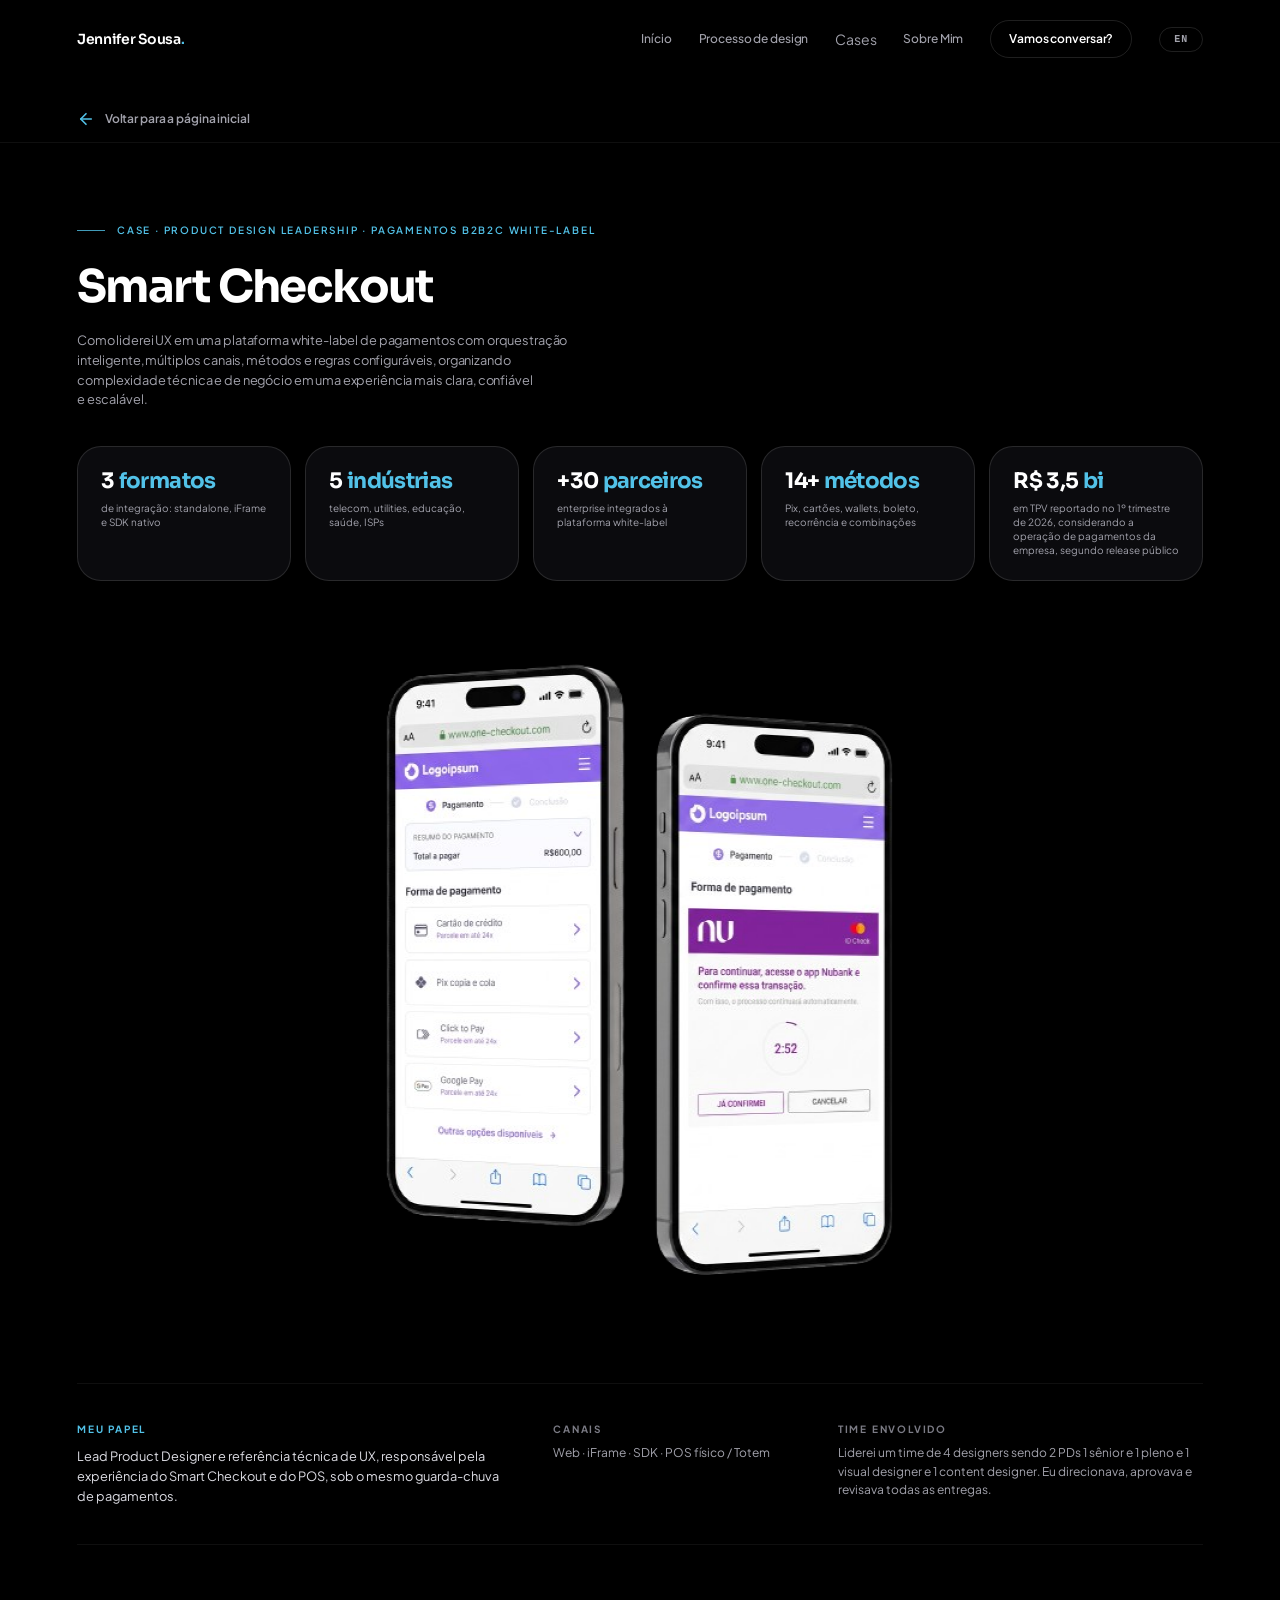
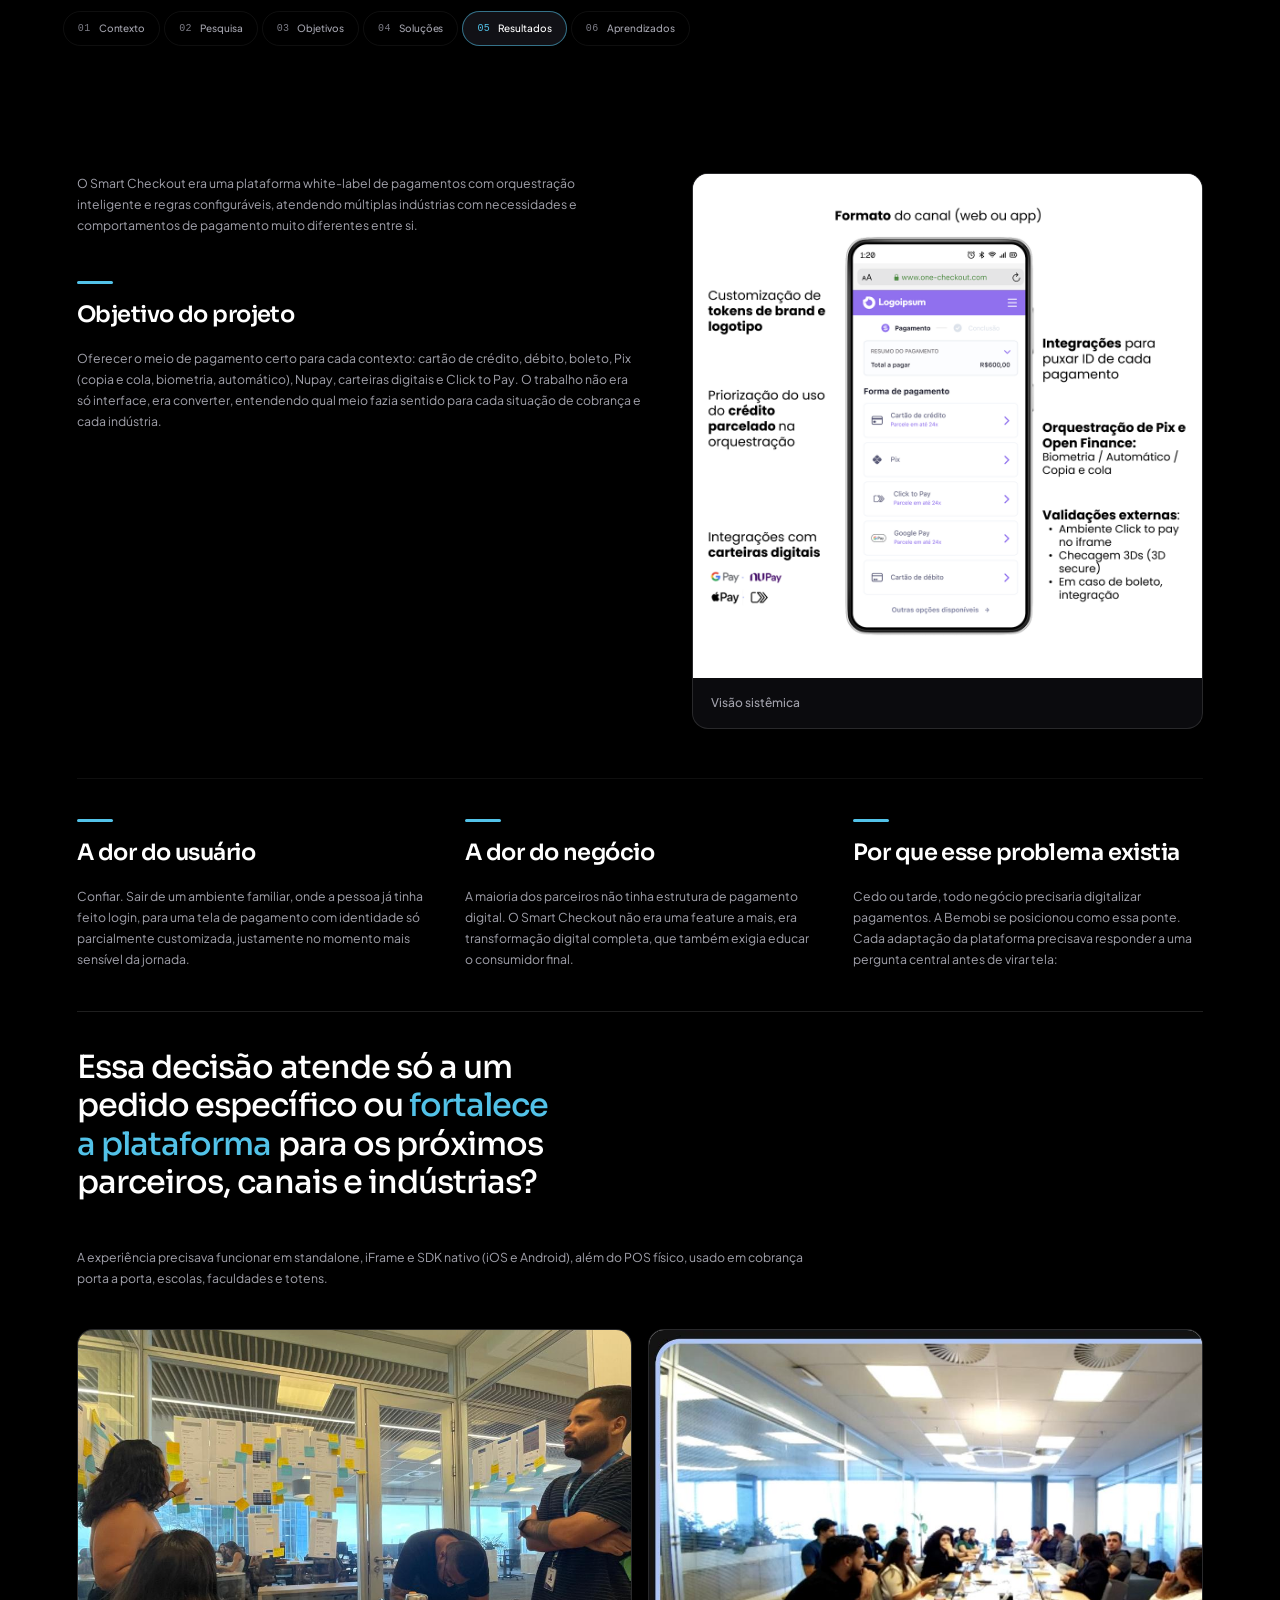
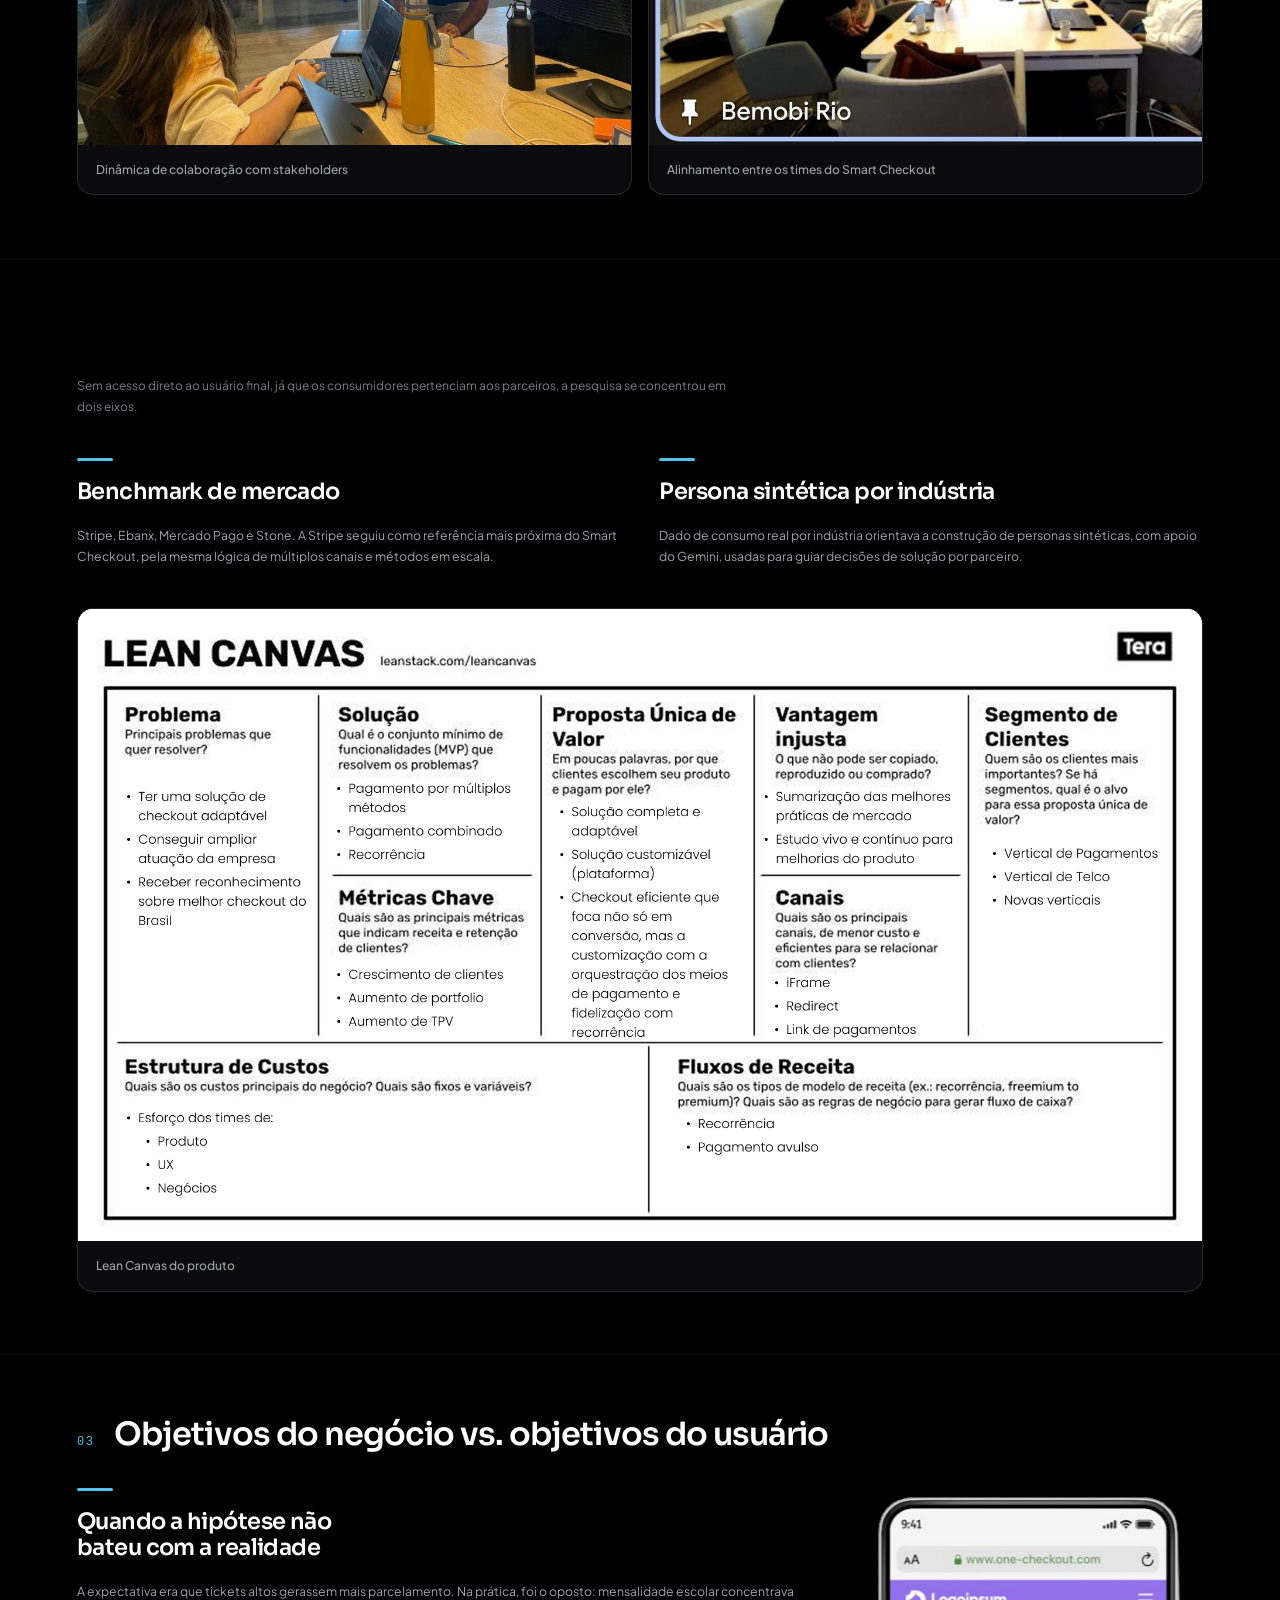
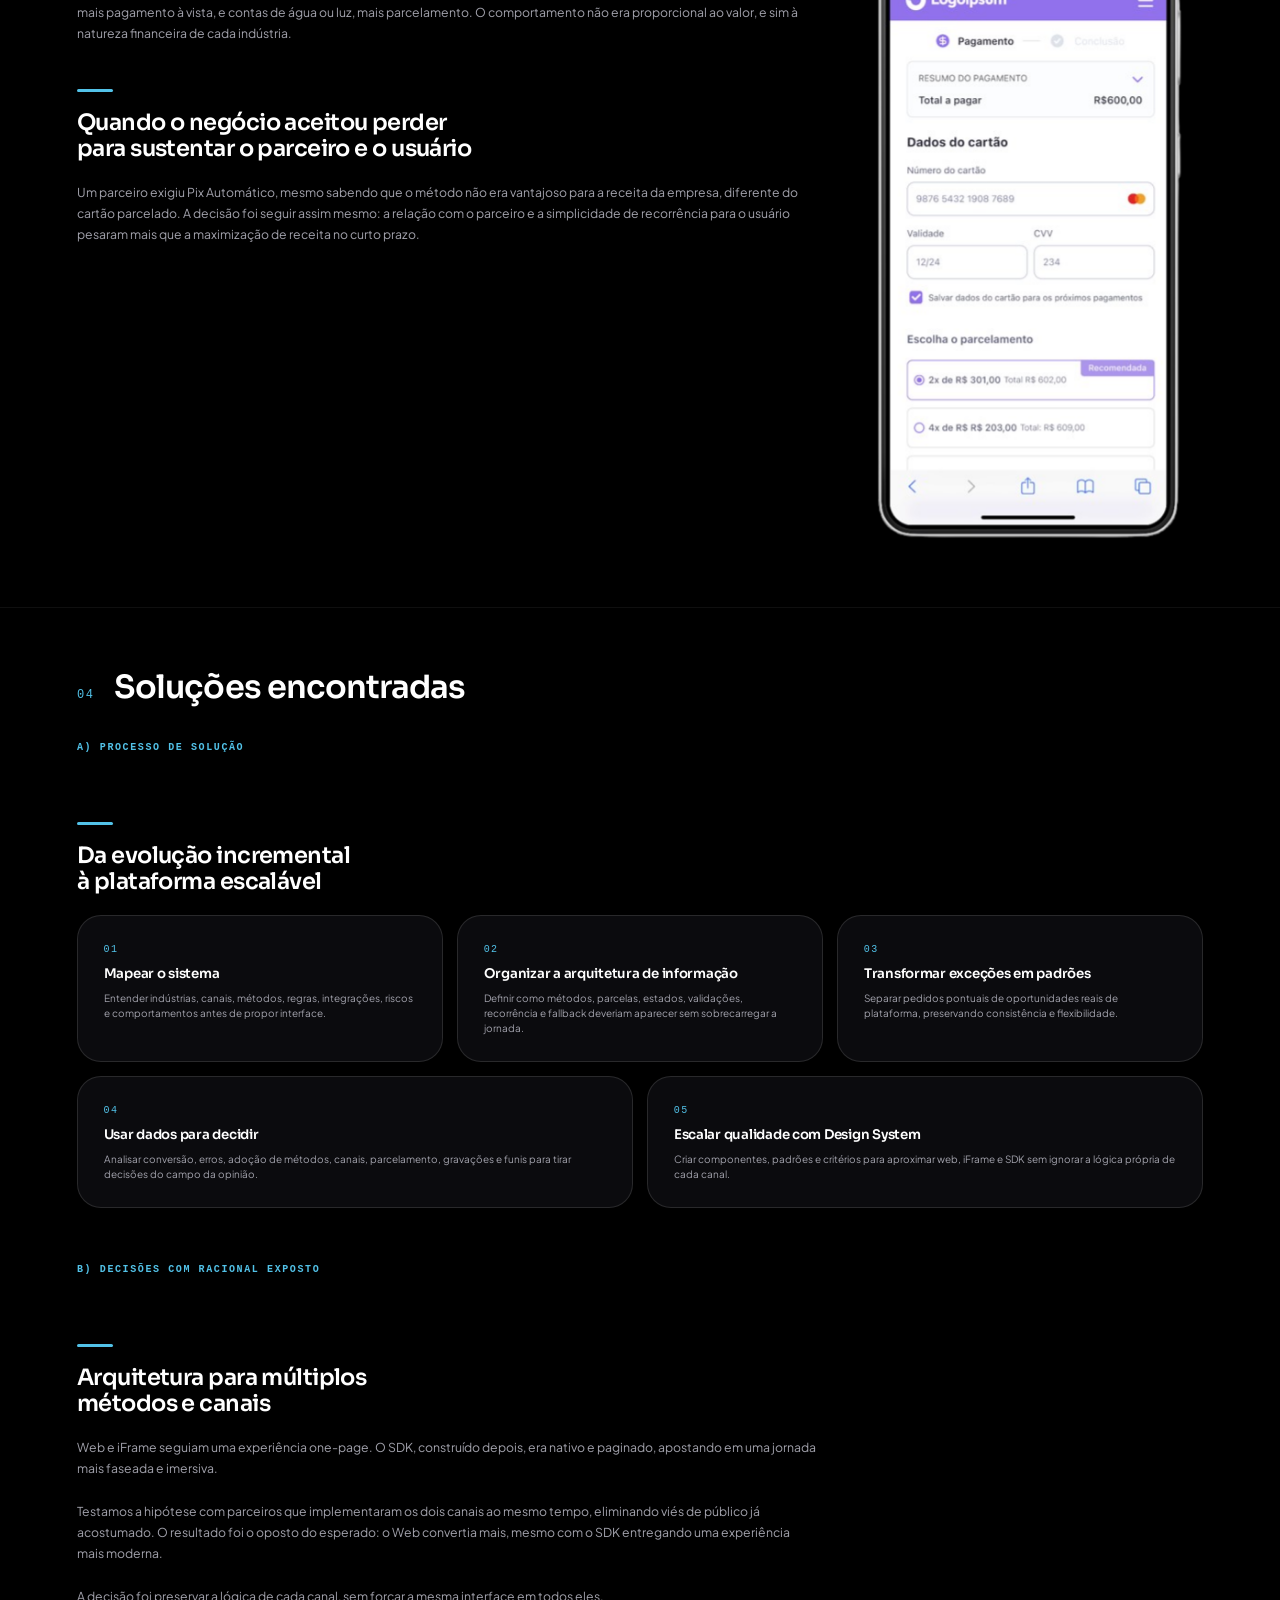
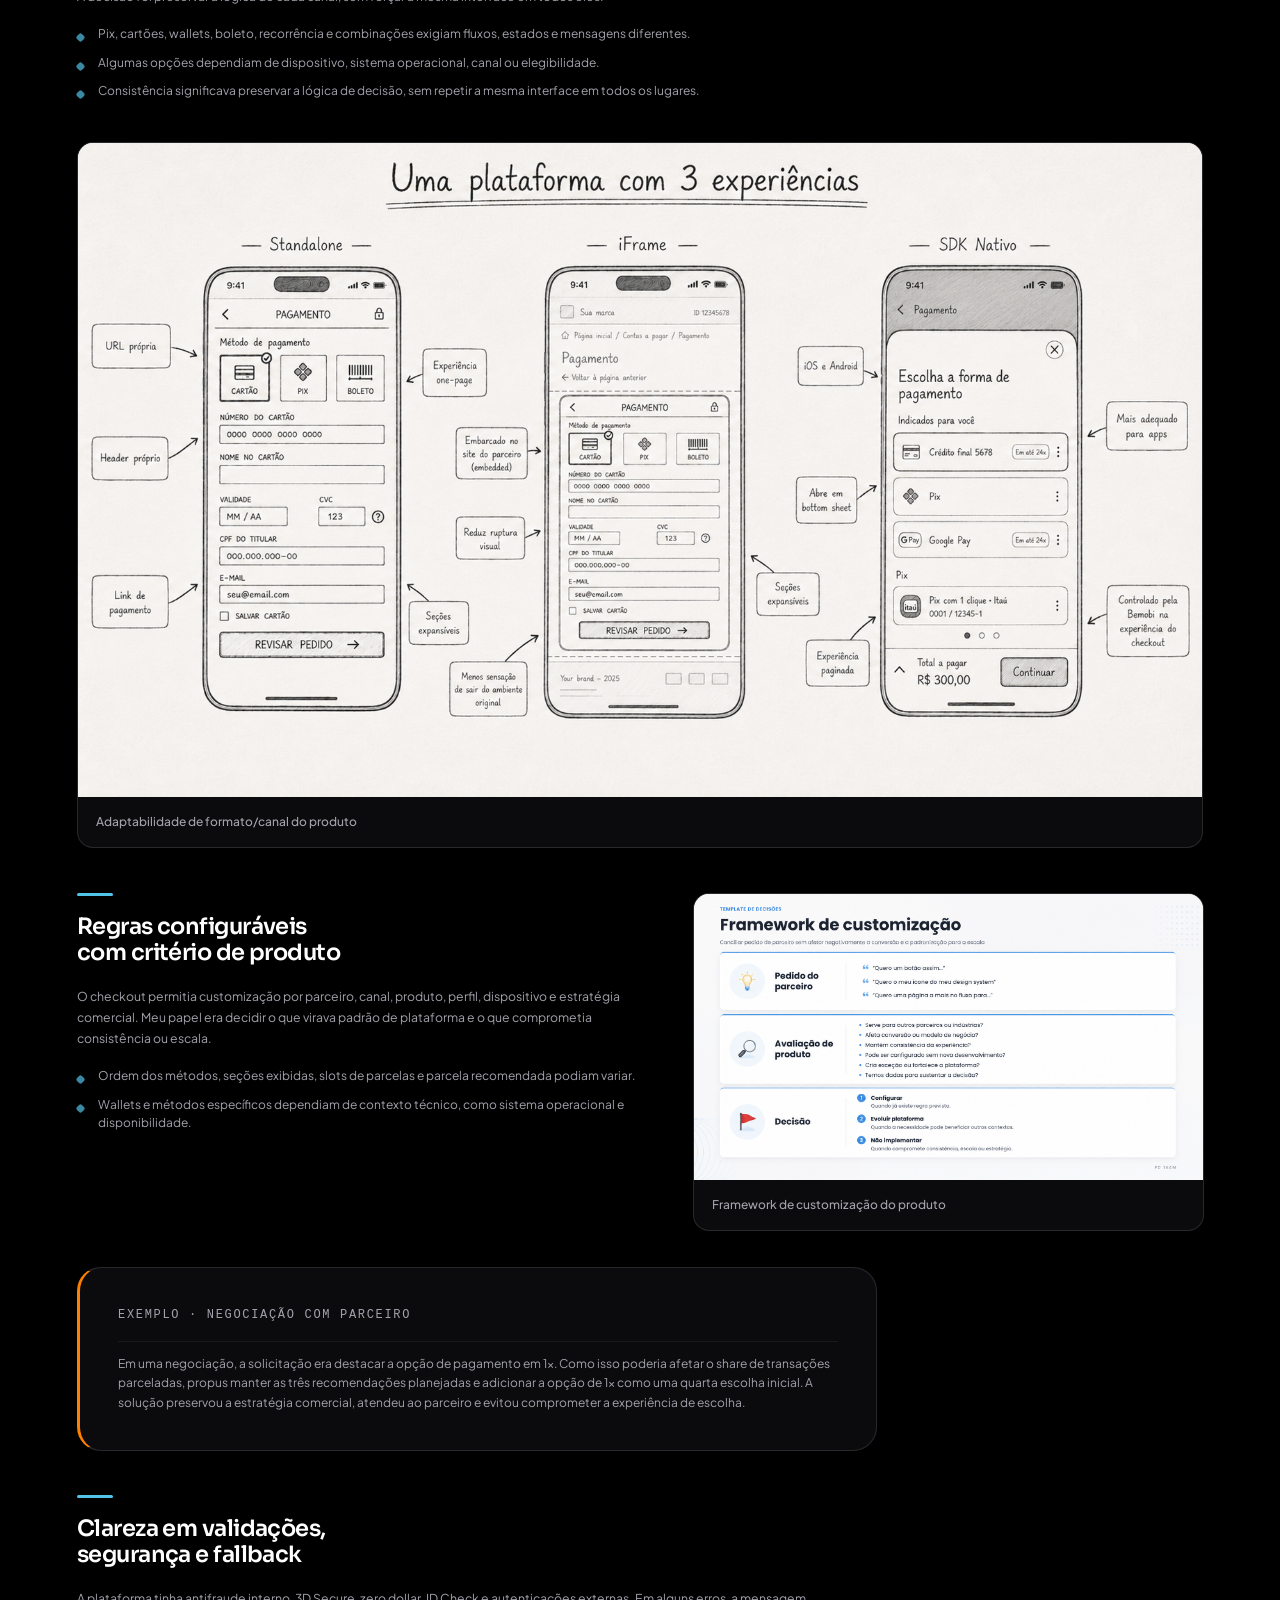
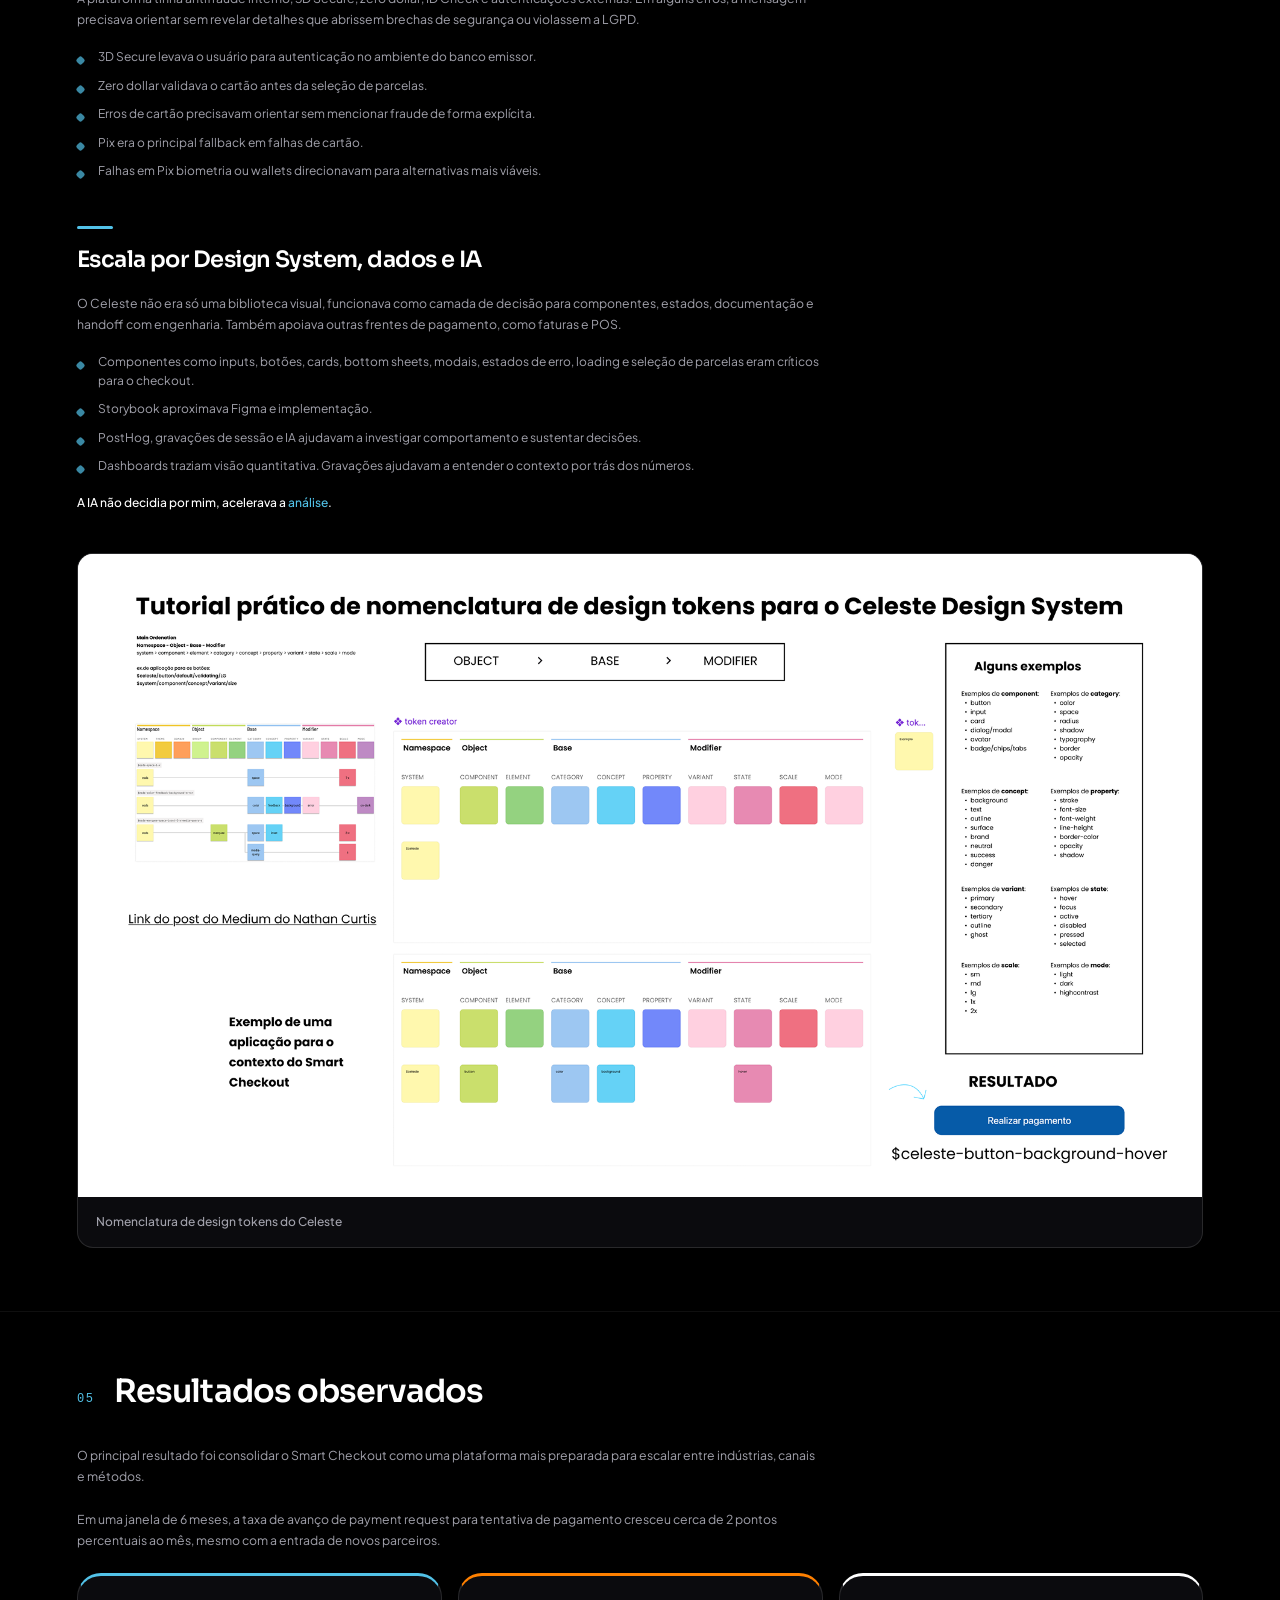
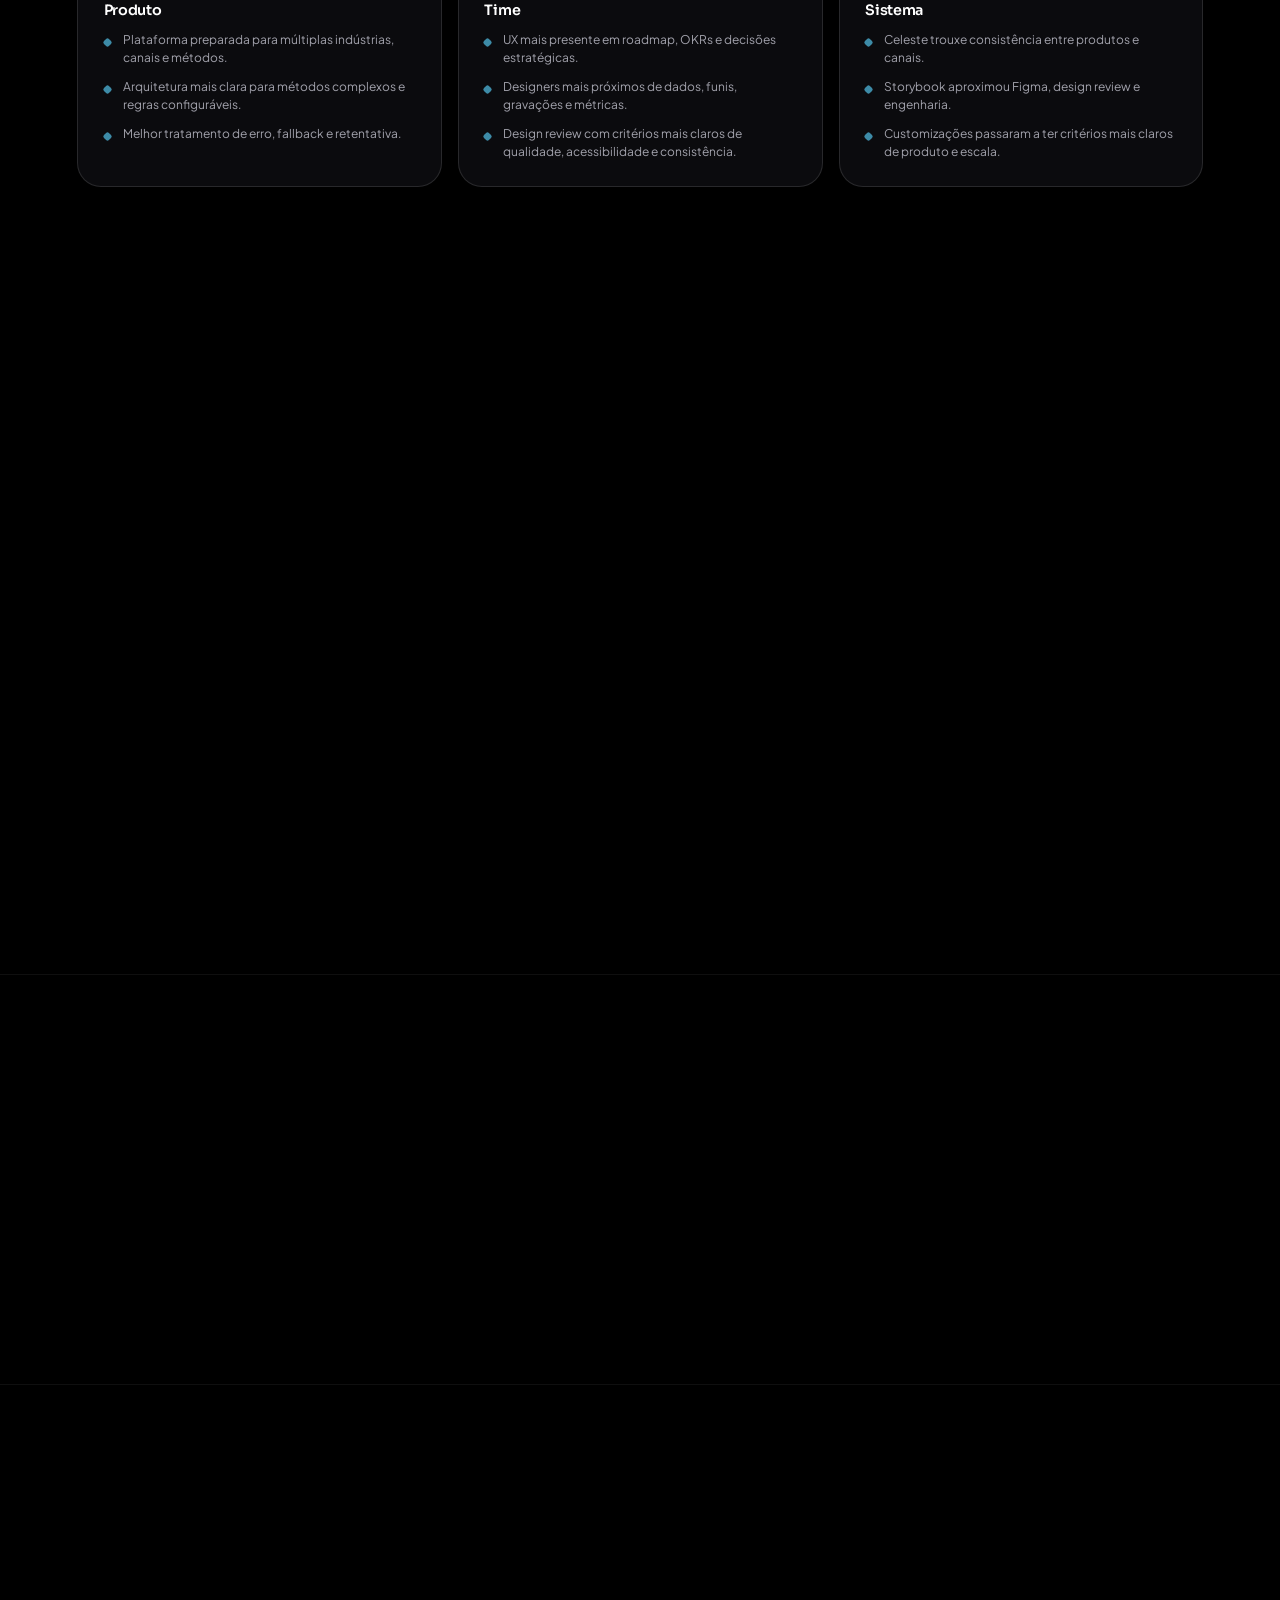
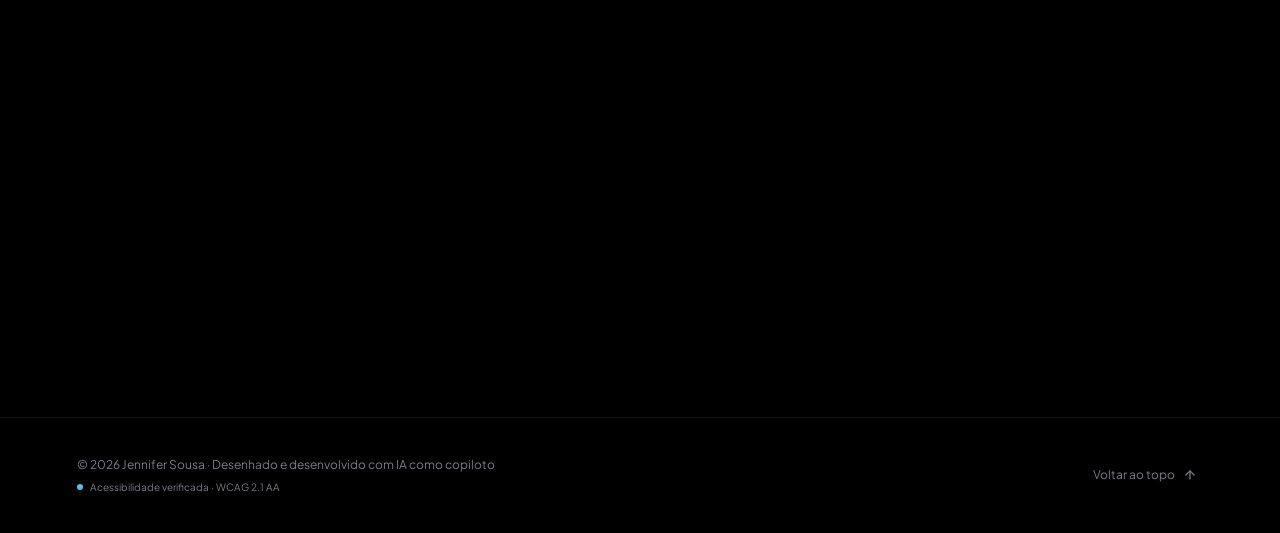
<file: Case Smart Checkout.html>
<!DOCTYPE html>
<html lang="pt-BR" data-anim="on">
<head>
<meta charset="UTF-8" />
<meta name="viewport" content="width=device-width, initial-scale=1.0" />
<title>Smart Checkout · Jennifer Sousa</title>
<meta name="description" content="Case de liderança de UX no Smart Checkout: uma plataforma white-label de pagamentos com orquestração inteligente, múltiplos canais, métodos e regras configuráveis, organizada em uma experiência clara e escalável." />
<link rel="stylesheet" href="brand-tokens.css" />
<link rel="stylesheet" href="styles.css" />
<link rel="stylesheet" href="case.css" />

<!-- Microsoft Clarity -->
<script type="text/javascript">
   (function(c,l,a,r,i,t,y){
       c[a]=c[a]||function(){(c[a].q=c[a].q||[]).push(arguments)};
       t=l.createElement(r);t.async=1;t.src="https://www.clarity.ms/tag/"+i;
       y=l.getElementsByTagName(r)[0];y.parentNode.insertBefore(t,y);
   })(window, document, "clarity", "script", "wytoc0m8iu");
</script>

<!-- Google Analytics -->
<script async src="https://www.googletagmanager.com/gtag/js?id=G-2RXVHXYRN8"></script>
<script>
 window.dataLayer = window.dataLayer || [];
 function gtag(){dataLayer.push(arguments);}
 gtag('js', new Date());
 gtag('config', 'G-2RXVHXYRN8');
</script>

<!-- Hotjar Tracking Code for Portfolio Github -->
<script>
    (function(h,o,t,j,a,r){
        h.hj=h.hj||function(){(h.hj.q=h.hj.q||[]).push(arguments)};
        h._hjSettings={hjid:6726772,hjsv:6};
        a=o.getElementsByTagName('head')[0];
        r=o.createElement('script');r.async=1;
        r.src=t+h._hjSettings.hjid+j+h._hjSettings.hjsv;
        a.appendChild(r);
    })(window,document,'https://static.hotjar.com/c/hotjar-','.js?sv=');
</script>
</head>
<body data-screen-label="Case Smart Checkout">

<a class="skip-link" href="#main-content" data-i18n="s.skip">Ir para o conteúdo principal</a>

<div class="progress" id="progress" role="presentation" aria-hidden="true"></div>

<!-- ============ NAV ============ -->
<nav class="nav" id="nav" aria-label="Navegação principal" data-i18n-label="s.nav.aria">
  <a href="index.html" class="nav__brand">Jennifer Sousa<b>.</b></a>
  <div class="nav__links">
    <a class="nav__link" href="index.html" data-i18n="s.nav.home">Início</a>
    <a class="nav__link" href="index.html#processo" data-i18n="s.nav.scope">Processo de design</a>
    <div class="nav__item nav__dropdown">
      <button type="button" class="nav__link nav__dropdown-trigger" aria-haspopup="true" aria-expanded="false" aria-controls="cases-menu" data-i18n="s.nav.cases">Cases</button>
      <ul class="nav__dropdown-menu" id="cases-menu" role="menu" hidden>
        <li role="none"><a role="menuitem" href="Case Smart Checkout.html" data-i18n="s.nav.cases.b2b">Pagamentos B2B / B2B2C</a></li>
        <li role="none"><a role="menuitem" href="Case Loop.html" data-i18n="s.nav.cases.saas">Plataforma SaaS</a></li>
        <li role="none"><a role="menuitem" href="Case Achei Farmacias.html" data-i18n="s.nav.cases.b2c">Aplicativo B2C</a></li>
        <li role="none"><a role="menuitem" href="Case DesignOps.html" data-i18n="s.nav.cases.lead">Liderança</a></li>
      </ul>
    </div>
    <a class="nav__link" href="Sobre Mim.html" data-i18n="s.nav.experience">Sobre Mim</a>
    <a class="nav__link nav__cta" href="index.html#contato" data-i18n="s.nav.cta">Vamos conversar?</a>
  </div>
</nav>

<!-- ============ BREADCRUMB ============ -->
<div class="casebar">
  <div class="container">
    <a class="backlink" href="index.html">
      <svg width="18" height="18" viewBox="0 0 24 24" fill="none" stroke="currentColor" stroke-width="2.2" stroke-linecap="round" stroke-linejoin="round" aria-hidden="true" focusable="false"><line x1="19" y1="12" x2="5" y2="12"></line><polyline points="12 19 5 12 12 5"></polyline></svg>
      <span data-i18n="s.backlink">Voltar para a página inicial</span>
    </a>
  </div>
</div>

<main id="main-content">

<!-- ============ CASE HERO ============ -->
<header class="section case-hero">
  <div class="container">
    <p class="case-hero__kind reveal" data-i18n="sc.hero.kind">Case · Product Design Leadership · Pagamentos B2B2C white-label</p>
    <h1 class="case-hero__title reveal" data-d="1">Smart Checkout</h1>
    <p class="case-hero__sub reveal" data-d="2" data-i18n="sc.hero.sub">Como liderei UX em uma plataforma white-label de pagamentos com orquestração inteligente, múltiplos canais, métodos e regras configuráveis, organizando complexidade técnica e de negócio em uma experiência mais clara, confiável e escalável.</p>

    <div class="hero-stats reveal" data-d="3">
      <div class="hstat"><span class="hstat__fig" data-i18n="sc.hs1.fig">3 <em>formatos</em></span><span class="hstat__label" data-i18n="sc.hs1.label">de integração: standalone, iFrame e SDK nativo</span></div>
      <div class="hstat"><span class="hstat__fig" data-i18n="sc.hs2.fig">5 <em>indústrias</em></span><span class="hstat__label" data-i18n="sc.hs2.label">telecom, utilities, educação, saúde, ISPs</span></div>
      <div class="hstat"><span class="hstat__fig" data-i18n="sc.hs3.fig">+30 <em>parceiros</em></span><span class="hstat__label" data-i18n="sc.hs3.label">enterprise integrados à plataforma white-label</span></div>
      <div class="hstat"><span class="hstat__fig" data-i18n="sc.hs4.fig">14+ <em>métodos</em></span><span class="hstat__label" data-i18n="sc.hs4.label">Pix, cartões, wallets, boleto, recorrência e combinações</span></div>
      <div class="hstat"><span class="hstat__fig" data-i18n="sc.hs5.fig">R$ 3,5 <em>bi</em></span><span class="hstat__label" data-i18n="sc.hs5.label">em TPV reportado no 1º trimestre de 2026, considerando a operação de pagamentos da empresa, segundo release público</span></div>
    </div>

    <div class="case-feature reveal" data-d="3">
      <img src="assets/case-smart-checkout/sc-cover.png" alt="Telas do Smart Checkout em mobile: seleção de forma de pagamento e confirmação de transação no app do banco" loading="eager" />
    </div>
  </div>
</header>

<!-- ============ CARTÃO DE ABERTURA ============ -->
<section class="case-facts-wrap">
  <div class="container">
    <div class="case-facts reveal">
      <div class="case-role">
        <p class="case-role__k" data-i18n="sc.f1.k">Meu papel</p>
        <p class="case-role__v" data-i18n="sc.f1.v">Lead Product Designer e referência técnica de UX, responsável pela experiência do Smart Checkout e do POS, sob o mesmo guarda-chuva de pagamentos.</p>
      </div>
      <dl class="case-facts__row">
        <div class="case-fact">
          <dt data-i18n="sc.f4.k">Canais</dt>
          <dd data-i18n="sc.f4.v">Web · iFrame · SDK · POS físico / Totem</dd>
        </div>
        <div class="case-fact">
          <dt data-i18n="sc.f5.k">Time envolvido</dt>
          <dd data-i18n="sc.f5.v">Liderei um time de 4 designers sendo 2 PDs 1 sênior e 1 pleno e 1 visual designer e 1 content designer. Eu direcionava, aprovava e revisava todas as entregas.</dd>
        </div>
      </dl>
    </div>
  </div>
</section>

<!-- ============ SUB-NAV ============ -->
<div class="subnav" id="subnav">
  <div class="container subnav__inner">
    <nav class="subnav__links" aria-label="Seções do case" data-i18n-label="sc.subnav.aria">
      <a href="#contexto"><span class="subnav__n">01</span><span data-i18n="sc.nav.contexto">Contexto</span></a>
      <a href="#pesquisa"><span class="subnav__n">02</span><span data-i18n="sc.nav.pesquisa">Pesquisa</span></a>
      <a href="#objetivos"><span class="subnav__n">03</span><span data-i18n="sc.nav.objetivos">Objetivos</span></a>
      <a href="#solucoes"><span class="subnav__n">04</span><span data-i18n="sc.nav.solucoes">Soluções</span></a>
      <a href="#resultados"><span class="subnav__n">05</span><span data-i18n="sc.nav.resultados">Resultados</span></a>
      <a href="#aprendizados"><span class="subnav__n">06</span><span data-i18n="sc.nav.aprendizados">Aprendizados</span></a>
    </nav>
  </div>
</div>

<!-- ============ 01 CONTEXTO ============ -->
<section class="cs" id="contexto">
  <div class="container">
    <div class="cs__head reveal">
      <span class="cs__num">01</span>
      <h2 class="cs__title" data-i18n="sc.s01.title">Contexto</h2>
    </div>
    <div class="cs-split">
    <div class="cs-split__text">
    <div class="cs__body reveal" data-d="1">
      <p data-i18n="sc.s01.p1">O Smart Checkout era uma plataforma white-label de pagamentos com orquestração inteligente e regras configuráveis, atendendo múltiplas indústrias com necessidades e comportamentos de pagamento muito diferentes entre si.</p>
    </div>

    <div class="cs-block reveal">
      <h3 class="cs-block__title" data-i18n="sc.s01b1.title">Objetivo do projeto</h3>
      <div class="cs__body">
        <p data-i18n="sc.s01b1.p">Oferecer o meio de pagamento certo para cada contexto: cartão de crédito, débito, boleto, Pix (copia e cola, biometria, automático), Nupay, carteiras digitais e Click to Pay. O trabalho não era só interface, era converter, entendendo qual meio fazia sentido para cada situação de cobrança e cada indústria.</p>
      </div>
    </div>

    </div>
    <div class="cs-split__media reveal" data-d="1"><div class="placeholders is-1"><figure class="ph ph--img ph--full"><button class="ph__frame" type="button" data-lightbox="assets/case-smart-checkout/sc-visao-sistemica.png" data-cap="Visão sistêmica" data-i18n-cap="sc.s01.cap" aria-label="Ampliar: Visão sistêmica"><img src="assets/case-smart-checkout/sc-visao-sistemica.png" alt="Visão sistêmica do Smart Checkout" loading="lazy" /><span class="ph__zoom"><svg viewBox="0 0 24 24" fill="none" stroke="currentColor" stroke-width="2" stroke-linecap="round" stroke-linejoin="round" aria-hidden="true" focusable="false"><polyline points="15 3 21 3 21 9"></polyline><polyline points="9 21 3 21 3 15"></polyline><line x1="21" y1="3" x2="14" y2="10"></line><line x1="3" y1="21" x2="10" y2="14"></line></svg></span></button><figcaption class="ph__cap" data-i18n="sc.s01.cap">Visão sistêmica</figcaption></figure></div></div>
    </div>

    <div class="cs-trio">
      <div class="cs-block reveal" data-d="1">
        <h3 class="cs-block__title" data-i18n="sc.s01b2.title">A dor do usuário</h3>
        <div class="cs__body">
          <p data-i18n="sc.s01b2.p">Confiar. Sair de um ambiente familiar, onde a pessoa já tinha feito login, para uma tela de pagamento com identidade só parcialmente customizada, justamente no momento mais sensível da jornada.</p>
        </div>
      </div>
      <div class="cs-block reveal" data-d="1">
        <h3 class="cs-block__title" data-i18n="sc.s01b3.title">A dor do negócio</h3>
        <div class="cs__body">
          <p data-i18n="sc.s01b3.p">A maioria dos parceiros não tinha estrutura de pagamento digital. O Smart Checkout não era uma feature a mais, era transformação digital completa, que também exigia educar o consumidor final.</p>
        </div>
      </div>
      <div class="cs-block reveal" data-d="1">
        <h3 class="cs-block__title" data-i18n="sc.s01b4.title">Por que esse problema existia</h3>
        <div class="cs__body">
          <p data-i18n="sc.s01b4.p1">Cedo ou tarde, todo negócio precisaria digitalizar pagamentos. A Bemobi se posicionou como essa ponte. Cada adaptação da plataforma precisava responder a uma pergunta central antes de virar tela:</p>
        </div>
      </div>
    </div>

    <div class="statement reveal" data-d="1">
      <p data-i18n="sc.s02.stmt">Essa decisão atende só a um pedido específico ou <em>fortalece a plataforma</em> para os próximos parceiros, canais e indústrias?</p>
    </div>
    <div class="cs__body reveal" data-d="1">
      <p data-i18n="sc.s01b4.p2">A experiência precisava funcionar em standalone, iFrame e SDK nativo (iOS e Android), além do POS físico, usado em cobrança porta a porta, escolas, faculdades e totens.</p>
    </div>

    <div class="placeholders is-2 reveal" data-d="1"><figure class="ph ph--img"><button class="ph__frame" type="button" data-lightbox="assets/case-smart-checkout/sc-dinamica-stakeholders.jpg" data-cap="Dinâmica de colaboração com stakeholders" data-i18n-cap="sc.s01.cap2" aria-label="Ampliar: Dinâmica de colaboração com stakeholders"><img class="ph__img--bottom" src="assets/case-smart-checkout/sc-dinamica-stakeholders.jpg" alt="Time reunido em volta de uma mesa, com fluxos de telas e post-its colados na parede de vidro" loading="lazy" /><span class="ph__zoom"><svg viewBox="0 0 24 24" fill="none" stroke="currentColor" stroke-width="2" stroke-linecap="round" stroke-linejoin="round" aria-hidden="true" focusable="false"><polyline points="15 3 21 3 21 9"></polyline><polyline points="9 21 3 21 3 15"></polyline><line x1="21" y1="3" x2="14" y2="10"></line><line x1="3" y1="21" x2="10" y2="14"></line></svg></span></button><figcaption class="ph__cap" data-i18n="sc.s01.cap2">Dinâmica de colaboração com stakeholders</figcaption></figure><figure class="ph ph--img"><button class="ph__frame" type="button" data-lightbox="assets/case-smart-checkout/sc-alinhamento-times.jpg" data-cap="Alinhamento entre os times do Smart Checkout" data-i18n-cap="sc.s01.cap3" aria-label="Ampliar: Alinhamento entre os times do Smart Checkout"><img src="assets/case-smart-checkout/sc-alinhamento-times.jpg" alt="Sala de reunião cheia vista por chamada de vídeo, com os times reunidos em uma mesa longa" loading="lazy" /><span class="ph__zoom"><svg viewBox="0 0 24 24" fill="none" stroke="currentColor" stroke-width="2" stroke-linecap="round" stroke-linejoin="round" aria-hidden="true" focusable="false"><polyline points="15 3 21 3 21 9"></polyline><polyline points="9 21 3 21 3 15"></polyline><line x1="21" y1="3" x2="14" y2="10"></line><line x1="3" y1="21" x2="10" y2="14"></line></svg></span></button><figcaption class="ph__cap" data-i18n="sc.s01.cap3">Alinhamento entre os times do Smart Checkout</figcaption></figure></div>

  </div>
</section>

<!-- ============ 02 PESQUISA ============ -->
<section class="cs" id="pesquisa">
  <div class="container">
    <div class="cs__head reveal">
      <span class="cs__num">02</span>
      <h2 class="cs__title" data-i18n="sc.s02n.title">Pesquisa</h2>
    </div>
    <div class="cs__body cs__body--sm reveal" data-d="1">
      <p data-i18n="sc.s02n.p1">Sem acesso direto ao usuário final, já que os consumidores pertenciam aos parceiros, a pesquisa se concentrou em dois eixos.</p>
    </div>

    <div class="cs-pains reveal" data-d="1">
      <div class="cs-block">
        <h3 class="cs-block__title" data-i18n="sc.s02n.b1.title">Benchmark de mercado</h3>
        <div class="cs__body">
          <p data-i18n="sc.s02n.b1.p">Stripe, Ebanx, Mercado Pago e Stone. A Stripe seguiu como referência mais próxima do Smart Checkout, pela mesma lógica de múltiplos canais e métodos em escala.</p>
        </div>
      </div>
      <div class="cs-block">
        <h3 class="cs-block__title" data-i18n="sc.s02n.b2.title">Persona sintética por indústria</h3>
        <div class="cs__body">
          <p data-i18n="sc.s02n.b2.p">Dado de consumo real por indústria orientava a construção de personas sintéticas, com apoio do Gemini, usadas para guiar decisões de solução por parceiro.</p>
        </div>
      </div>
    </div>

    <div class="placeholders is-1 reveal" data-d="1"><figure class="ph ph--img ph--full"><button class="ph__frame" type="button" data-lightbox="assets/case-smart-checkout/sc-lean-canvas.png" data-cap="Lean Canvas do produto" data-i18n-cap="sc.s02n.cap" aria-label="Ampliar: Lean Canvas do produto"><img src="assets/case-smart-checkout/sc-lean-canvas.png" alt="Lean Canvas do Smart Checkout: problema, solução, proposta única de valor, vantagem injusta, segmento de clientes, métricas chave, canais, estrutura de custos e fluxos de receita" loading="lazy" /><span class="ph__zoom"><svg viewBox="0 0 24 24" fill="none" stroke="currentColor" stroke-width="2" stroke-linecap="round" stroke-linejoin="round" aria-hidden="true" focusable="false"><polyline points="15 3 21 3 21 9"></polyline><polyline points="9 21 3 21 3 15"></polyline><line x1="21" y1="3" x2="14" y2="10"></line><line x1="3" y1="21" x2="10" y2="14"></line></svg></span></button><figcaption class="ph__cap" data-i18n="sc.s02n.cap">Lean Canvas do produto</figcaption></figure></div>
  </div>
</section>

<!-- ============ 03 OBJETIVOS ============ -->
<section class="cs" id="objetivos">
  <div class="container">
    <div class="cs__head reveal">
      <span class="cs__num">03</span>
      <h2 class="cs__title" data-i18n="sc.s03n.title">Objetivos do negócio vs. objetivos do usuário</h2>
    </div>

    <div class="cs-split cs-split--tight">
      <div class="cs-split__text">
    <div class="cs-block reveal">
      <h3 class="cs-block__title" data-i18n="sc.s03n.b1.title">Quando a hipótese não bateu com a realidade</h3>
      <div class="cs__body">
        <p data-i18n="sc.s03n.b1.p">A expectativa era que tickets altos gerassem mais parcelamento. Na prática, foi o oposto: mensalidade escolar concentrava mais pagamento à vista, e contas de água ou luz, mais parcelamento. O comportamento não era proporcional ao valor, e sim à natureza financeira de cada indústria.</p>
      </div>
    </div>

    <div class="cs-block reveal">
      <h3 class="cs-block__title" data-i18n="sc.s03n.b2.title">Quando o negócio aceitou perder para sustentar o parceiro e o usuário</h3>
      <div class="cs__body">
        <p data-i18n="sc.s03n.b2.p">Um parceiro exigiu Pix Automático, mesmo sabendo que o método não era vantajoso para a receita da empresa, diferente do cartão parcelado. A decisão foi seguir assim mesmo: a relação com o parceiro e a simplicidade de recorrência para o usuário pesaram mais que a maximização de receita no curto prazo.</p>
      </div>
    </div>
      </div>
      <div class="cs-split__media cs-split__media--bare reveal" data-d="1">
        <img src="assets/case-smart-checkout/sc-parcelamento.png" alt="Tela de dados do cartão com escolha de parcelamento e opção recomendada em destaque" loading="lazy" />
      </div>
    </div>
  </div>
</section>

<!-- ============ 04 SOLUÇÕES ============ -->
<section class="cs" id="solucoes">
  <div class="container">
    <div class="cs__head reveal">
      <span class="cs__num">04</span>
      <h2 class="cs__title" data-i18n="sc.s04n.title">Soluções encontradas</h2>
    </div>

    <p class="cs-part reveal" data-i18n="sc.s04n.parta">a) Processo de solução</p>
    <div class="cs-block reveal">
      <h3 class="cs-block__title" data-i18n="sc.s04.blk">Da evolução incremental à plataforma escalável</h3>
    </div>

    <div class="steps reveal" data-d="1">
      <div class="step"><span class="step__n">01</span><h4 class="step__t" data-i18n="sc.st1.t">Mapear o sistema</h4><p class="step__d" data-i18n="sc.st1.d">Entender indústrias, canais, métodos, regras, integrações, riscos e comportamentos antes de propor interface.</p></div>
      <div class="step"><span class="step__n">02</span><h4 class="step__t" data-i18n="sc.st2.t">Organizar a arquitetura de informação</h4><p class="step__d" data-i18n="sc.st2.d">Definir como métodos, parcelas, estados, validações, recorrência e fallback deveriam aparecer sem sobrecarregar a jornada.</p></div>
      <div class="step"><span class="step__n">03</span><h4 class="step__t" data-i18n="sc.st3.t">Transformar exceções em padrões</h4><p class="step__d" data-i18n="sc.st3.d">Separar pedidos pontuais de oportunidades reais de plataforma, preservando consistência e flexibilidade.</p></div>
      <div class="step"><span class="step__n">04</span><h4 class="step__t" data-i18n="sc.st4.t">Usar dados para decidir</h4><p class="step__d" data-i18n="sc.st4.d">Analisar conversão, erros, adoção de métodos, canais, parcelamento, gravações e funis para tirar decisões do campo da opinião.</p></div>
      <div class="step"><span class="step__n">05</span><h4 class="step__t" data-i18n="sc.st5.t">Escalar qualidade com Design System</h4><p class="step__d" data-i18n="sc.st5.d">Criar componentes, padrões e critérios para aproximar web, iFrame e SDK sem ignorar a lógica própria de cada canal.</p></div>
    </div>

    <p class="cs-part reveal" data-i18n="sc.s04n.partb">b) Decisões com racional exposto</p>

    <div class="cs-block reveal">
      <h3 class="cs-block__title" data-i18n="sc.s05b1.title">Arquitetura para múltiplos métodos e canais</h3>
      <div class="cs__body">
        <p data-i18n="sc.s05b1.p1n">Web e iFrame seguiam uma experiência one-page. O SDK, construído depois, era nativo e paginado, apostando em uma jornada mais faseada e imersiva.</p>
        <p data-i18n="sc.s05b1.p2n">Testamos a hipótese com parceiros que implementaram os dois canais ao mesmo tempo, eliminando viés de público já acostumado. O resultado foi o oposto do esperado: o Web convertia mais, mesmo com o SDK entregando uma experiência mais moderna.</p>
        <p data-i18n="sc.s05b1.p3n">A decisão foi preservar a lógica de cada canal, sem forçar a mesma interface em todos eles.</p>
      </div>
      <ul class="mini-list reveal" data-d="1">
        <li data-i18n="sc.s05b1.i1">Pix, cartões, wallets, boleto, recorrência e combinações exigiam fluxos, estados e mensagens diferentes.</li>
        <li data-i18n="sc.s05b1.i2">Algumas opções dependiam de dispositivo, sistema operacional, canal ou elegibilidade.</li>
        <li data-i18n="sc.s05b1.i3">Consistência significava preservar a lógica de decisão, sem repetir a mesma interface em todos os lugares.</li>
      </ul>
      <div class="placeholders is-1 reveal" data-d="1"><figure class="ph ph--img ph--full"><button class="ph__frame" type="button" data-lightbox="assets/case-smart-checkout/sc-tres-experiencias.png" data-cap="Adaptabilidade de formato/canal do produto" data-i18n-cap="sc.s05b1.cap" aria-label="Ampliar: Adaptabilidade de formato/canal do produto"><img src="assets/case-smart-checkout/sc-tres-experiencias.png" alt="Uma plataforma com três experiências: standalone, iFrame e SDK nativo" loading="lazy" /><span class="ph__zoom"><svg viewBox="0 0 24 24" fill="none" stroke="currentColor" stroke-width="2" stroke-linecap="round" stroke-linejoin="round" aria-hidden="true" focusable="false"><polyline points="15 3 21 3 21 9"></polyline><polyline points="9 21 3 21 3 15"></polyline><line x1="21" y1="3" x2="14" y2="10"></line><line x1="3" y1="21" x2="10" y2="14"></line></svg></span></button><figcaption class="ph__cap" data-i18n="sc.s05b1.cap">Adaptabilidade de formato/canal do produto</figcaption></figure></div>
    </div>

    <div class="cs-block reveal">
      <div class="cs-split">
        <div class="cs-split__text">
      <h3 class="cs-block__title cs-block__title--flush" data-i18n="sc.s05b2.title">Regras configuráveis com critério de produto</h3>
      <div class="cs__body">
        <p data-i18n="sc.s05b2.p1">O checkout permitia customização por parceiro, canal, produto, perfil, dispositivo e estratégia comercial. Meu papel era decidir o que virava padrão de plataforma e o que comprometia consistência ou escala.</p>
      </div>
      <ul class="mini-list reveal" data-d="1">
        <li data-i18n="sc.s05b2.i1">Ordem dos métodos, seções exibidas, slots de parcelas e parcela recomendada podiam variar.</li>
        <li data-i18n="sc.s05b2.i2">Wallets e métodos específicos dependiam de contexto técnico, como sistema operacional e disponibilidade.</li>
      </ul>
        </div>
        <div class="cs-split__media reveal" data-d="1"><div class="placeholders is-1"><figure class="ph ph--img ph--full"><button class="ph__frame" type="button" data-lightbox="assets/case-smart-checkout/sc-framework-customizacao.png" data-cap="Framework de customização do produto" data-i18n-cap="sc.s05b2.cap" aria-label="Ampliar: Framework de customização do produto"><img src="assets/case-smart-checkout/sc-framework-customizacao.png" alt="Framework de customização: pedido do parceiro, avaliação de produto e decisão" loading="lazy" /><span class="ph__zoom"><svg viewBox="0 0 24 24" fill="none" stroke="currentColor" stroke-width="2" stroke-linecap="round" stroke-linejoin="round" aria-hidden="true" focusable="false"><polyline points="15 3 21 3 21 9"></polyline><polyline points="9 21 3 21 3 15"></polyline><line x1="21" y1="3" x2="14" y2="10"></line><line x1="3" y1="21" x2="10" y2="14"></line></svg></span></button><figcaption class="ph__cap" data-i18n="sc.s05b2.cap">Framework de customização do produto</figcaption></figure></div></div>
      </div>
      <div class="sidecard reveal" data-d="1">
        <p class="sidecard__tag" data-i18n="sc.s05b2.tag">Exemplo · Negociação com parceiro</p>
        <p data-i18n="sc.s05b2.ex">Em uma negociação, a solicitação era destacar a opção de pagamento em 1x. Como isso poderia afetar o share de transações parceladas, propus manter as três recomendações planejadas e adicionar a opção de 1x como uma quarta escolha inicial. A solução preservou a estratégia comercial, atendeu ao parceiro e evitou comprometer a experiência de escolha.</p>
      </div>
    </div>

    <div class="cs-block reveal">
      <h3 class="cs-block__title" data-i18n="sc.s05b3.title">Clareza em validações, segurança e fallback</h3>
      <div class="cs__body">
        <p data-i18n="sc.s05b3.p1">A plataforma tinha antifraude interno, 3D Secure, zero dollar, ID Check e autenticações externas. Em alguns erros, a mensagem precisava orientar sem revelar detalhes que abrissem brechas de segurança ou violassem a LGPD.</p>
      </div>
      <ul class="mini-list reveal" data-d="1">
        <li data-i18n="sc.s05b3.i1">3D Secure levava o usuário para autenticação no ambiente do banco emissor.</li>
        <li data-i18n="sc.s05b3.i2">Zero dollar validava o cartão antes da seleção de parcelas.</li>
        <li data-i18n="sc.s05b3.i3">Erros de cartão precisavam orientar sem mencionar fraude de forma explícita.</li>
        <li data-i18n="sc.s05b3.i4">Pix era o principal fallback em falhas de cartão.</li>
        <li data-i18n="sc.s05b3.i5">Falhas em Pix biometria ou wallets direcionavam para alternativas mais viáveis.</li>
      </ul>
    </div>

    <div class="cs-block reveal">
      <h3 class="cs-block__title" data-i18n="sc.s05b4.title">Escala por Design System, dados e IA</h3>
      <div class="cs__body">
        <p data-i18n="sc.s05b4.p1">O Celeste não era só uma biblioteca visual, funcionava como camada de decisão para componentes, estados, documentação e handoff com engenharia. Também apoiava outras frentes de pagamento, como faturas e POS.</p>
      </div>
      <ul class="mini-list reveal" data-d="1">
        <li data-i18n="sc.s05b4.i1">Componentes como inputs, botões, cards, bottom sheets, modais, estados de erro, loading e seleção de parcelas eram críticos para o checkout.</li>
        <li data-i18n="sc.s05b4.i2">Storybook aproximava Figma e implementação.</li>
        <li data-i18n="sc.s05b4.i3">PostHog, gravações de sessão e IA ajudavam a investigar comportamento e sustentar decisões.</li>
        <li data-i18n="sc.s05b4.i4">Dashboards traziam visão quantitativa. Gravações ajudavam a entender o contexto por trás dos números.</li>
      </ul>
      <p class="block-close reveal" data-d="1" data-i18n="sc.s05b4.close">A IA não decidia por mim, acelerava a <em>análise</em>.</p>
      <div class="placeholders is-1 reveal" data-d="1"><figure class="ph ph--img ph--full"><button class="ph__frame" type="button" data-lightbox="assets/case-smart-checkout/sc-ds-tutorial.png" data-cap="Nomenclatura de design tokens do Celeste" data-i18n-cap="sc.s05b4.cap1" aria-label="Ampliar: Nomenclatura de design tokens do Celeste"><img src="assets/case-smart-checkout/sc-ds-tutorial.png" alt="Tutorial de nomenclatura de design tokens do Celeste Design System" loading="lazy" /><span class="ph__zoom"><svg viewBox="0 0 24 24" fill="none" stroke="currentColor" stroke-width="2" stroke-linecap="round" stroke-linejoin="round" aria-hidden="true" focusable="false"><polyline points="15 3 21 3 21 9"></polyline><polyline points="9 21 3 21 3 15"></polyline><line x1="21" y1="3" x2="14" y2="10"></line><line x1="3" y1="21" x2="10" y2="14"></line></svg></span></button><figcaption class="ph__cap" data-i18n="sc.s05b4.cap1">Nomenclatura de design tokens do Celeste</figcaption></figure></div>
    </div>
  </div>
</section>

<!-- ============ 05 RESULTADOS ============ -->
<section class="cs" id="resultados">
  <div class="container">
    <div class="cs__head reveal">
      <span class="cs__num">05</span>
      <h2 class="cs__title" data-i18n="sc.s06.title">Resultados observados</h2>
    </div>
    <div class="cs__body reveal" data-d="1">
      <p data-i18n="sc.s06.p1">O principal resultado foi consolidar o Smart Checkout como uma plataforma mais preparada para escalar entre indústrias, canais e métodos.</p>
      <p data-i18n="sc.s06.p2n">Em uma janela de 6 meses, a taxa de avanço de payment request para tentativa de pagamento cresceu cerca de 2 pontos percentuais ao mês, mesmo com a entrada de novos parceiros.</p>
    </div>

    <div class="dsvalue reveal" data-d="1">
      <div class="dsvalue__cell">
        <h4 class="dsvalue__k" data-i18n="sc.s06.r1.k">Produto</h4>
        <ul>
          <li data-i18n="sc.s06.r1.i1">Plataforma preparada para múltiplas indústrias, canais e métodos.</li>
          <li data-i18n="sc.s06.r1.i2">Arquitetura mais clara para métodos complexos e regras configuráveis.</li>
          <li data-i18n="sc.s06.r1.i3">Melhor tratamento de erro, fallback e retentativa.</li>
        </ul>
      </div>
      <div class="dsvalue__cell">
        <h4 class="dsvalue__k" data-i18n="sc.s06.r2.k">Time</h4>
        <ul>
          <li data-i18n="sc.s06.r2.i1">UX mais presente em roadmap, OKRs e decisões estratégicas.</li>
          <li data-i18n="sc.s06.r2.i2">Designers mais próximos de dados, funis, gravações e métricas.</li>
          <li data-i18n="sc.s06.r2.i3">Design review com critérios mais claros de qualidade, acessibilidade e consistência.</li>
        </ul>
      </div>
      <div class="dsvalue__cell">
        <h4 class="dsvalue__k" data-i18n="sc.s06.r3.k">Sistema</h4>
        <ul>
          <li data-i18n="sc.s06.r3.i1">Celeste trouxe consistência entre produtos e canais.</li>
          <li data-i18n="sc.s06.r3.i2">Storybook aproximou Figma, design review e engenharia.</li>
          <li data-i18n="sc.s06.r3.i3">Customizações passaram a ter critérios mais claros de produto e escala.</li>
        </ul>
      </div>
    </div>

    <div class="placeholders is-1 reveal" data-d="1"><figure class="ph ph--img ph--full"><button class="ph__frame" type="button" data-lightbox="assets/case-smart-checkout/sc-telas-finais.png" data-cap="Telas finais do checkout" data-i18n-cap="sc.s06.cap" aria-label="Ampliar: Telas finais do checkout"><img src="assets/case-smart-checkout/sc-telas-finais.png" alt="Três telas do checkout: Pix copia e cola com QR Code, seleção de cartão de crédito salvo e confirmação de pagamento" loading="lazy" /><span class="ph__zoom"><svg viewBox="0 0 24 24" fill="none" stroke="currentColor" stroke-width="2" stroke-linecap="round" stroke-linejoin="round" aria-hidden="true" focusable="false"><polyline points="15 3 21 3 21 9"></polyline><polyline points="9 21 3 21 3 15"></polyline><line x1="21" y1="3" x2="14" y2="10"></line><line x1="3" y1="21" x2="10" y2="14"></line></svg></span></button><figcaption class="ph__cap" data-i18n="sc.s06.cap">Telas finais do checkout</figcaption></figure></div>
  </div>
</section>

<!-- ============ 06 APRENDIZADOS ============ -->
<section class="cs" id="aprendizados">
  <div class="container">
    <div class="cs__head reveal">
      <span class="cs__num">06</span>
      <h2 class="cs__title" data-i18n="sc.s07n.title">Aprendizados / Fechamento</h2>
    </div>
    <div class="cs__body reveal" data-d="1">
      <p data-i18n="sc.s07.p1">Em produtos financeiros, simplicidade não significa ausência de complexidade. Significa organizar a complexidade para que o usuário decida com clareza e confiança.</p>
      <p data-i18n="sc.s07n.p2">Quatro anos nessa solução me deram uma visão de mercado de pagamentos que dificilmente eu teria em outro contexto. Foi menos como um único produto e mais como cinco desafios diferentes ao mesmo tempo: cada indústria trazia sua própria jornada, sua própria lógica de inadimplência e seu próprio comportamento de pagador.</p>
      <p data-i18n="sc.s07n.p3">Se pudesse revisitar uma decisão, seria aproximar mais cedo as interfaces do Web e do SDK. O SDK, mesmo convertendo menos, seguia esteticamente mais forte e recebia mais investimento em feature nova, o que reforçava o argumento de não refazer o front do zero. A decisão foi evoluir o SDK até ele converter tanto quanto o Web. Ainda não sei se foi a certa.</p>
    </div>
  </div>
</section>

<!-- ============ CTA ============ -->
<section class="case-cta">
  <div class="container">
    <h2 class="case-cta__title reveal" data-d="1" data-i18n="s.cta.title">Vamos <em>conversar?</em></h2>

    <div class="contact__links case-cta__contacts reveal" data-d="2">
      <button type="button" class="clink clink--copy" data-copy="jenniferellen.18@gmail.com" aria-label="Copiar e-mail jenniferellen.18@gmail.com" data-i18n-label="s.copy.label">
        <svg width="20" height="20" viewBox="0 0 24 24" fill="none" stroke="currentColor" stroke-width="2" stroke-linecap="round" stroke-linejoin="round" aria-hidden="true" focusable="false"><rect x="3" y="5" width="18" height="14" rx="2"></rect><path d="m3 7 9 6 9-6"></path></svg>
        <span class="clink__body"><span class="label">Email</span> · jenniferellen.18@gmail.com</span>
        <span class="clink__status" role="status" aria-live="polite"></span>
      </button>
      <a class="clink" href="https://www.linkedin.com/in/jennysousa/" target="_blank" rel="noopener noreferrer">
        <svg width="20" height="20" viewBox="0 0 24 24" fill="none" stroke="currentColor" stroke-width="2" stroke-linecap="round" stroke-linejoin="round" aria-hidden="true" focusable="false"><path d="M16 8a6 6 0 0 1 6 6v6h-4v-6a2 2 0 0 0-4 0v6h-4v-10h4v1.5"></path><rect x="2" y="9" width="4" height="11"></rect><circle cx="4" cy="4" r="2"></circle></svg>
        <span><span class="label">LinkedIn</span> · /in/jennysousa</span>
        <svg class="ext-icon" width="13" height="13" viewBox="0 0 24 24" fill="none" stroke="currentColor" stroke-width="2.4" stroke-linecap="round" stroke-linejoin="round" aria-hidden="true" focusable="false"><path d="M7 17 17 7"></path><path d="M9 7h8v8"></path></svg>
        <span class="sr-only" data-i18n="s.newtab">(abre em nova aba)</span>
      </a>
      <a class="clink" href="https://wa.me/5521969173592" target="_blank" rel="noopener noreferrer">
        <svg width="20" height="20" viewBox="0 0 24 24" fill="none" stroke="currentColor" stroke-width="2" stroke-linecap="round" stroke-linejoin="round" aria-hidden="true" focusable="false"><path d="M3 21l1.65-3.8a9 9 0 1 1 3.4 2.9L3 21"></path><path d="M9 10a.5.5 0 0 0 1 0V9a.5.5 0 0 0-1 0v1a5 5 0 0 0 5 5h1a.5.5 0 0 0 0-1h-1a.5.5 0 0 0 0 1"></path></svg>
        <span><span class="label">WhatsApp</span> · (21) 96917-3592</span>
        <svg class="ext-icon" width="13" height="13" viewBox="0 0 24 24" fill="none" stroke="currentColor" stroke-width="2.4" stroke-linecap="round" stroke-linejoin="round" aria-hidden="true" focusable="false"><path d="M7 17 17 7"></path><path d="M9 7h8v8"></path></svg>
        <span class="sr-only" data-i18n="s.newtab">(abre em nova aba)</span>
      </a>
    </div>

    <nav class="case-nav reveal" data-d="3" aria-label="Navegação entre cases">
      <a class="btn-ghost btn-ghost--link" href="index.html">
        <svg width="18" height="18" viewBox="0 0 24 24" fill="none" stroke="currentColor" stroke-width="2.2" stroke-linecap="round" stroke-linejoin="round" aria-hidden="true" focusable="false"><line x1="19" y1="12" x2="5" y2="12"></line><polyline points="12 19 5 12 12 5"></polyline></svg>
        <span data-i18n="s.backlink">Voltar para a página inicial</span>
      </a>
      <a class="btn-ghost btn-ghost--link btn-ghost--next" href="Case Loop.html">
        <span data-i18n="sc.next">Próximo case: Loop</span>
        <svg width="18" height="18" viewBox="0 0 24 24" fill="none" stroke="currentColor" stroke-width="2.2" stroke-linecap="round" stroke-linejoin="round" aria-hidden="true" focusable="false"><line x1="5" y1="12" x2="19" y2="12"></line><polyline points="12 5 19 12 12 19"></polyline></svg>
      </a>
    </nav>
  </div>
</section>

</main>

<!-- ============ FOOTER ============ -->
<footer class="footer">
  <div class="footer__info">
    <span data-i18n="s.footer.copy">© 2026 Jennifer Sousa · Desenhado e desenvolvido com IA como copiloto</span>
    <span class="footer__a11y" data-i18n="s.footer.a11y">Acessibilidade verificada · WCAG 2.1 AA</span>
  </div>
  <button class="footer__top" id="toTop"><span data-i18n="s.footer.top">Voltar ao topo</span>
    <svg width="14" height="14" viewBox="0 0 24 24" fill="none" stroke="currentColor" stroke-width="2.2" stroke-linecap="round" stroke-linejoin="round" aria-hidden="true" focusable="false"><line x1="12" y1="19" x2="12" y2="5"></line><polyline points="5 12 12 5 19 12"></polyline></svg>
  </button>
</footer>

<!-- ============ LIGHTBOX / SLIDESHOW ============ -->
<div class="lb" id="lightbox" role="dialog" aria-modal="true" aria-label="Visualizador de imagens" data-i18n-label="s.lb.dialog" hidden>
  <button class="lb__btn lb__close" type="button" aria-label="Fechar" data-i18n-label="s.lb.close">
    <svg viewBox="0 0 24 24" fill="none" stroke="currentColor" stroke-width="2.2" stroke-linecap="round" stroke-linejoin="round" aria-hidden="true" focusable="false"><line x1="18" y1="6" x2="6" y2="18"></line><line x1="6" y1="6" x2="18" y2="18"></line></svg>
  </button>
  <button class="lb__btn lb__prev" type="button" aria-label="Imagem anterior" data-i18n-label="s.lb.prev">
    <svg viewBox="0 0 24 24" fill="none" stroke="currentColor" stroke-width="2.2" stroke-linecap="round" stroke-linejoin="round" aria-hidden="true" focusable="false"><polyline points="15 18 9 12 15 6"></polyline></svg>
  </button>
  <button class="lb__btn lb__next" type="button" aria-label="Próxima imagem" data-i18n-label="s.lb.next">
    <svg viewBox="0 0 24 24" fill="none" stroke="currentColor" stroke-width="2.2" stroke-linecap="round" stroke-linejoin="round" aria-hidden="true" focusable="false"><polyline points="9 18 15 12 9 6"></polyline></svg>
  </button>
  <div class="lb__stage">
    <span class="lb__count" id="lbCount"></span>
    <img class="lb__img" id="lbImg" alt="" />
    <span class="lb__cap" id="lbCap"></span>
  </div>
</div>

<script>
(function(){var links=[].slice.call(document.querySelectorAll('.subnav__links a'));if(!links.length)return;var secs=links.map(function(a){return document.getElementById(a.getAttribute('href').slice(1));});
function set(i){links.forEach(function(a,n){a.classList.toggle('is-active',n===i);});}
if('IntersectionObserver' in window){var io=new IntersectionObserver(function(es){es.forEach(function(e){if(e.isIntersecting)set(secs.indexOf(e.target));});},{rootMargin:'-45% 0px -50% 0px'});secs.forEach(function(s){if(s)io.observe(s);});}
})();
</script>
<script src="i18n.js"></script>
<script src="app.js"></script>

</body>
</html>
</file>
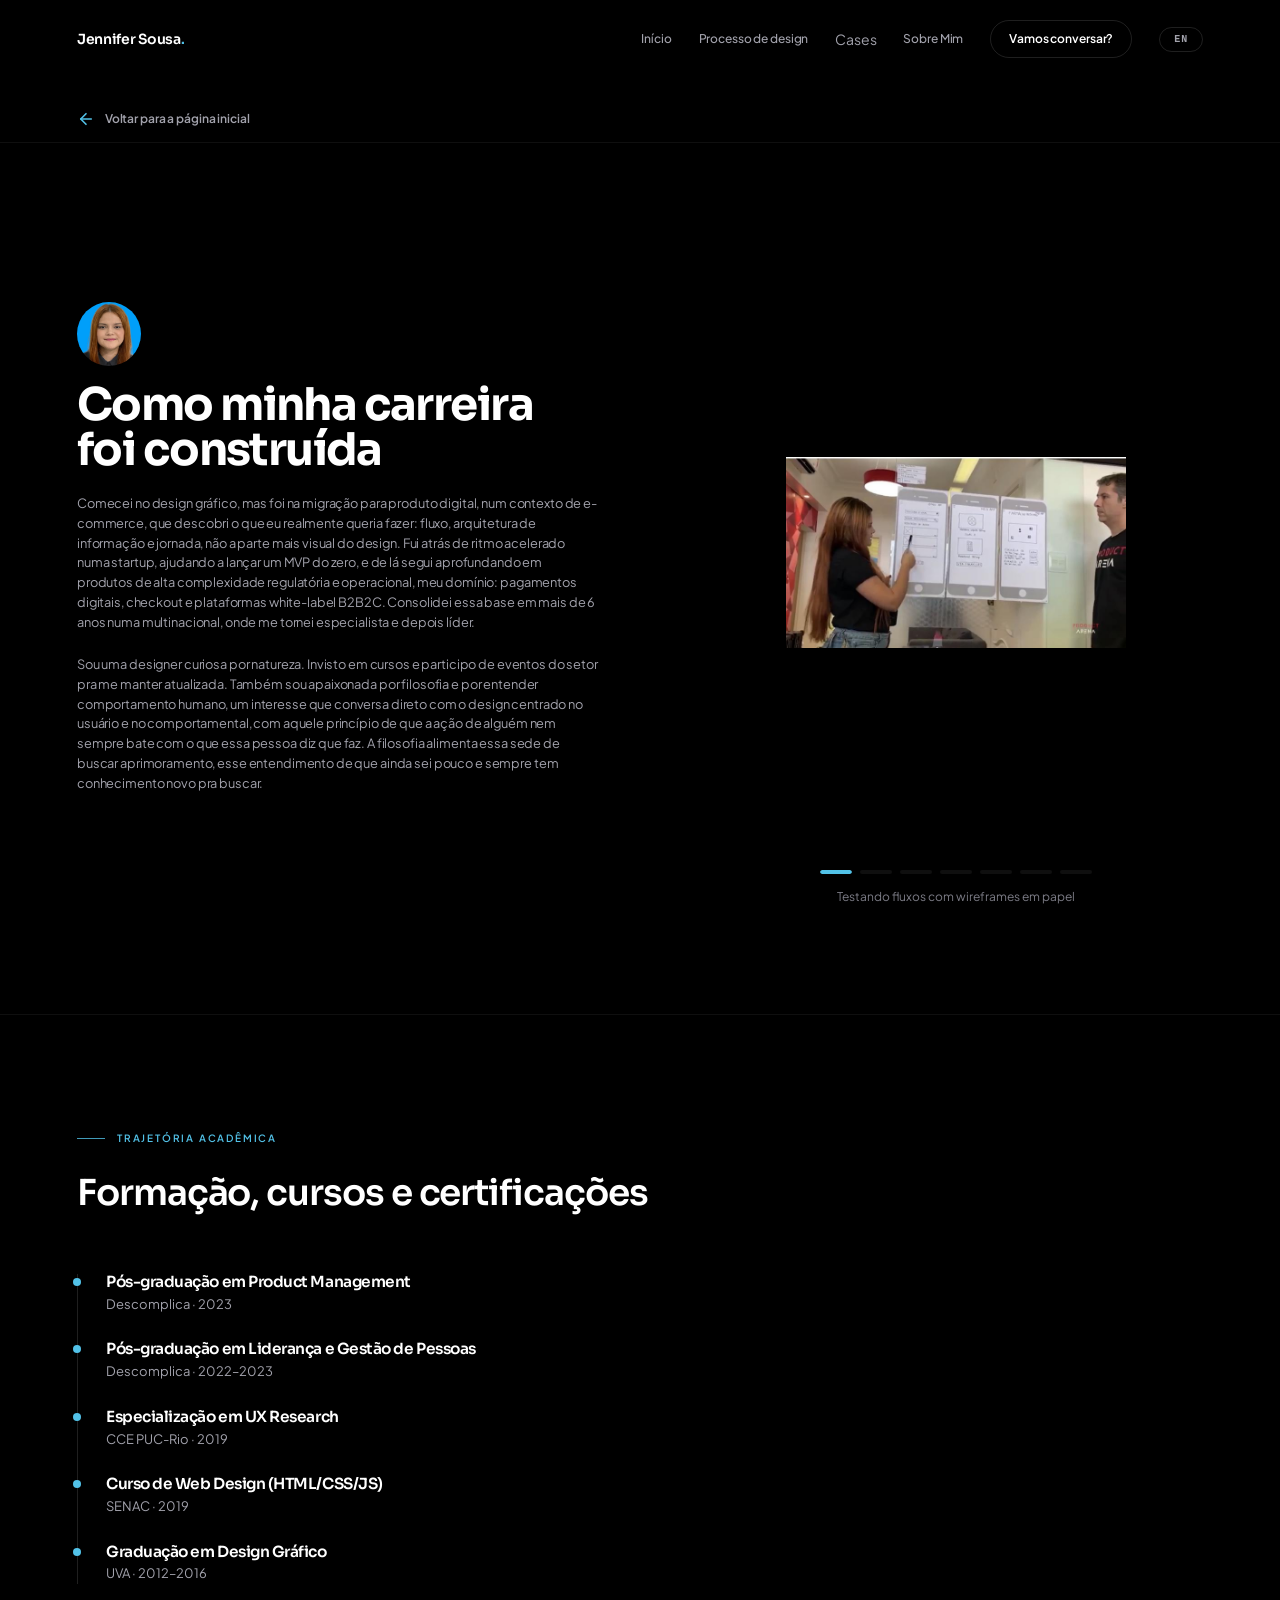
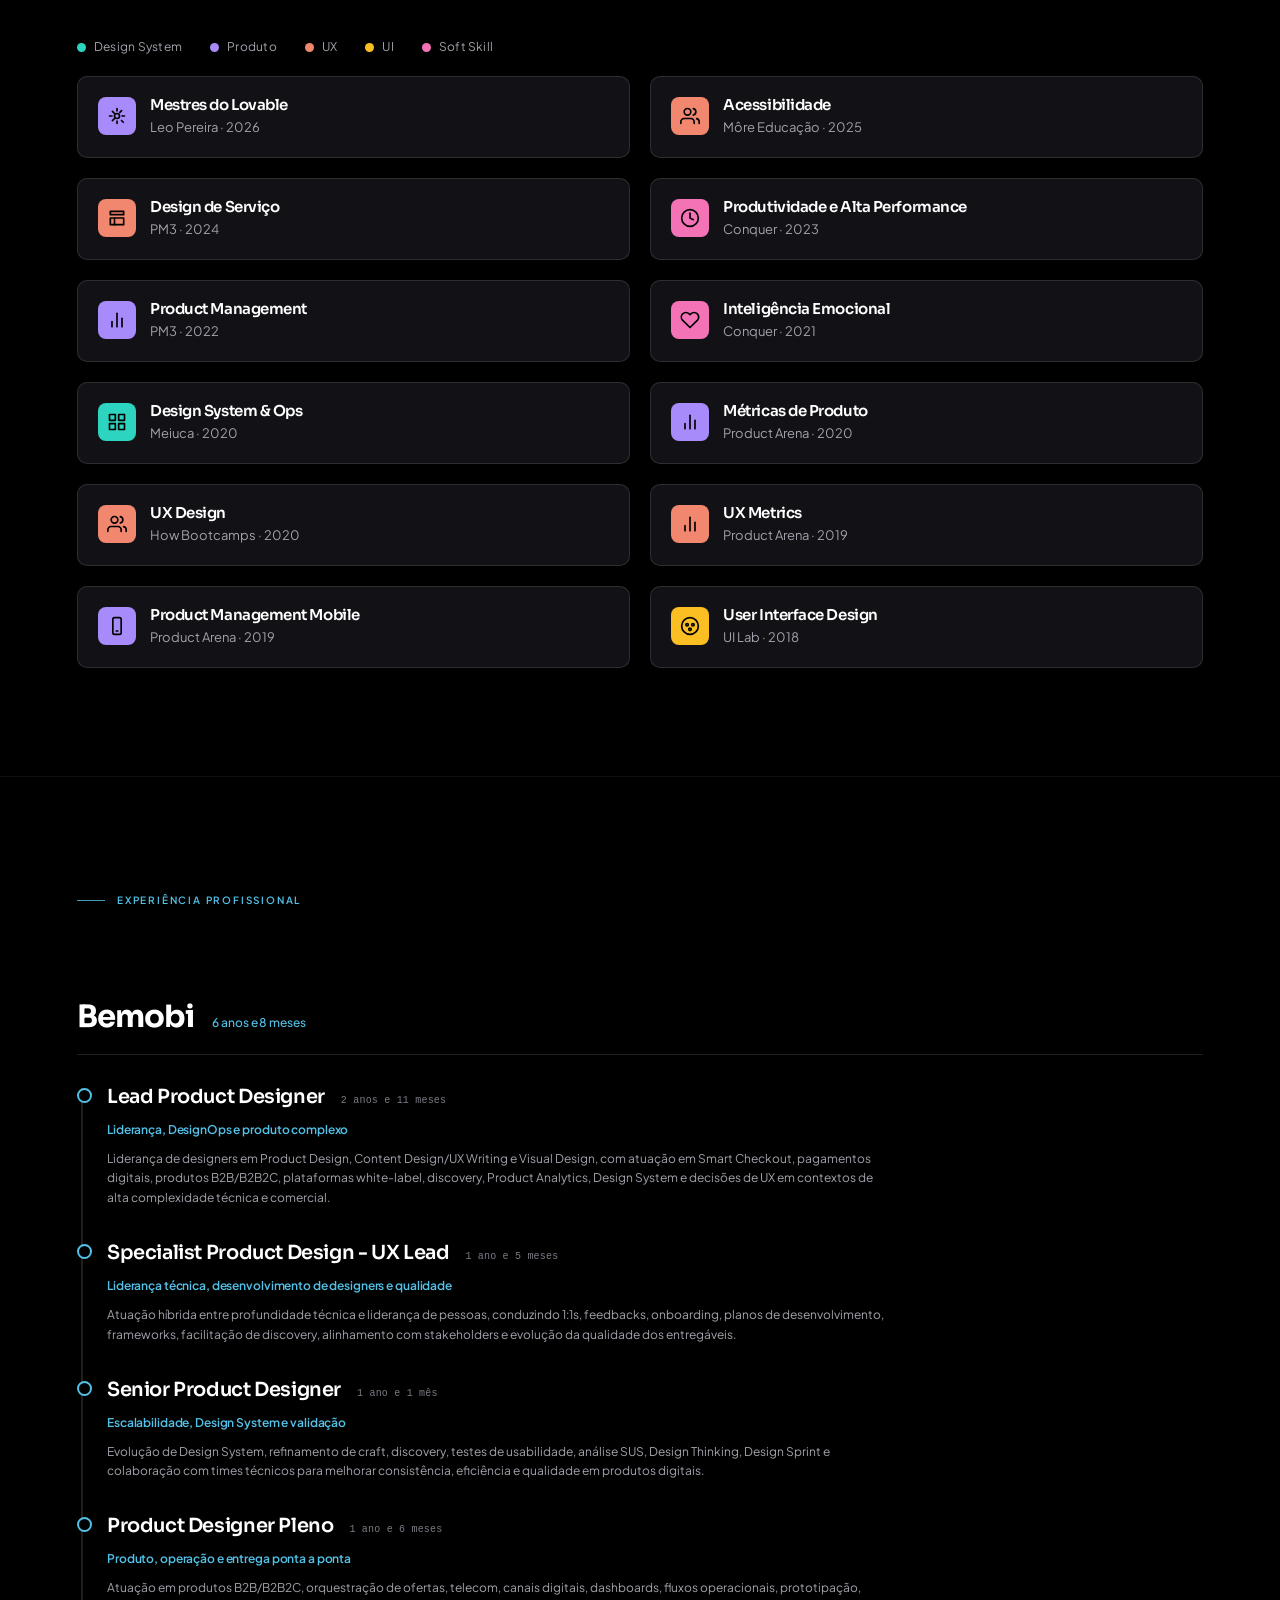
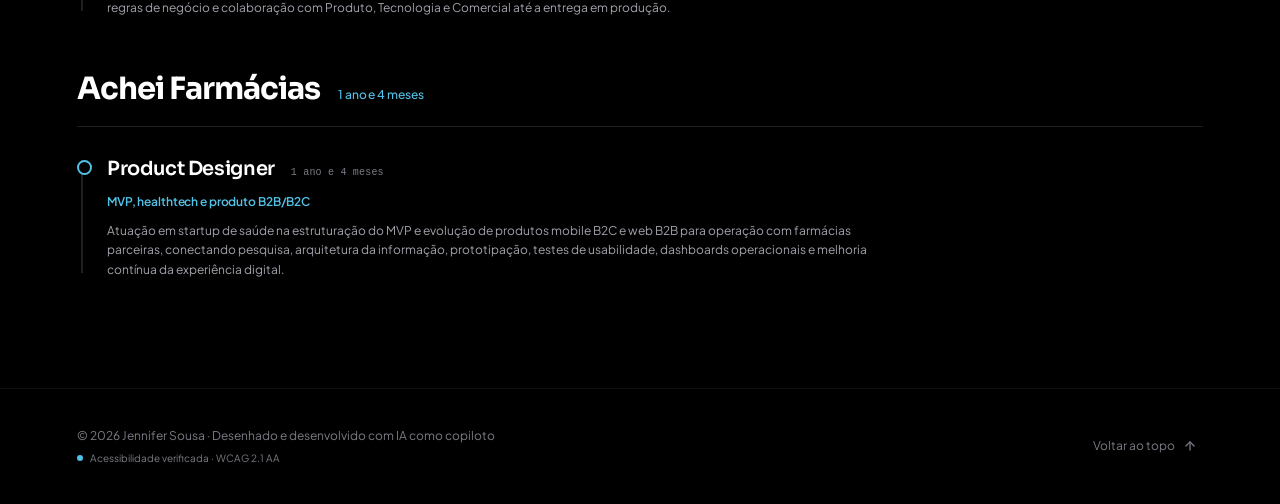
<file: Sobre mim.html>
<!DOCTYPE html>
<html lang="pt-BR" data-anim="on">
<head>
<meta charset="UTF-8" />
<meta name="viewport" content="width=device-width, initial-scale=1.0" />
<title>Sobre Mim · Jennifer Sousa</title>
<meta name="description" content="Como minha carreira foi construída: trajetória em pagamentos digitais, checkout, plataformas white-label B2B2C e produto complexo." />
<link rel="stylesheet" href="brand-tokens.css" />
<link rel="stylesheet" href="styles.css" />
<link rel="stylesheet" href="case.css" />

<!-- Microsoft Clarity -->
<script type="text/javascript">
   (function(c,l,a,r,i,t,y){
       c[a]=c[a]||function(){(c[a].q=c[a].q||[]).push(arguments)};
       t=l.createElement(r);t.async=1;t.src="https://www.clarity.ms/tag/"+i;
       y=l.getElementsByTagName(r)[0];y.parentNode.insertBefore(t,y);
   })(window, document, "clarity", "script", "wytoc0m8iu");
</script>

<!-- Google Analytics -->
<script async src="https://www.googletagmanager.com/gtag/js?id=G-2RXVHXYRN8"></script>
<script>
 window.dataLayer = window.dataLayer || [];
 function gtag(){dataLayer.push(arguments);}
 gtag('js', new Date());
 gtag('config', 'G-2RXVHXYRN8');
</script>

<!-- Hotjar Tracking Code for Portfolio Github -->
<script>
    (function(h,o,t,j,a,r){
        h.hj=h.hj||function(){(h.hj.q=h.hj.q||[]).push(arguments)};
        h._hjSettings={hjid:6726772,hjsv:6};
        a=o.getElementsByTagName('head')[0];
        r=o.createElement('script');r.async=1;
        r.src=t+h._hjSettings.hjid+j+h._hjSettings.hjsv;
        a.appendChild(r);
    })(window,document,'https://static.hotjar.com/c/hotjar-','.js?sv=');
</script>
</head>
<body data-screen-label="Sobre Mim">

<a class="skip-link" href="#main-content" data-i18n="s.skip">Ir para o conteúdo principal</a>

<div class="progress" id="progress" role="presentation" aria-hidden="true"></div>

<!-- ============ NAV ============ -->
<nav class="nav" id="nav" aria-label="Navegação principal" data-i18n-label="s.nav.aria">
  <a href="index.html" class="nav__brand">Jennifer Sousa<b>.</b></a>
  <div class="nav__links">
    <a class="nav__link" href="index.html" data-i18n="s.nav.home">Início</a>
    <a class="nav__link" href="index.html#processo" data-i18n="s.nav.scope">Processo de design</a>
    <div class="nav__item nav__dropdown">
      <button type="button" class="nav__link nav__dropdown-trigger" aria-haspopup="true" aria-expanded="false" aria-controls="cases-menu" data-i18n="s.nav.cases">Cases</button>
      <ul class="nav__dropdown-menu" id="cases-menu" role="menu" hidden>
        <li role="none"><a role="menuitem" href="Case Smart Checkout.html" data-i18n="s.nav.cases.b2b">Pagamentos B2B / B2B2C</a></li>
        <li role="none"><a role="menuitem" href="Case Loop.html" data-i18n="s.nav.cases.saas">Plataforma SaaS</a></li>
        <li role="none"><a role="menuitem" href="Case Achei Farmacias.html" data-i18n="s.nav.cases.b2c">Aplicativo B2C</a></li>
        <li role="none"><a role="menuitem" href="Case DesignOps.html" data-i18n="s.nav.cases.lead">Liderança</a></li>
      </ul>
    </div>
    <a class="nav__link" href="Sobre Mim.html" data-i18n="s.nav.experience">Sobre Mim</a>
    <a class="nav__link nav__cta" href="index.html#contato" data-i18n="s.nav.cta">Vamos conversar?</a>
  </div>
</nav>

<!-- ============ BREADCRUMB ============ -->
<div class="casebar">
  <div class="container">
    <a class="backlink" href="index.html">
      <svg width="18" height="18" viewBox="0 0 24 24" fill="none" stroke="currentColor" stroke-width="2.2" stroke-linecap="round" stroke-linejoin="round" aria-hidden="true" focusable="false"><line x1="19" y1="12" x2="5" y2="12"></line><polyline points="12 19 5 12 12 5"></polyline></svg>
      <span data-i18n="s.backlink">Voltar para a página inicial</span>
    </a>
  </div>
</div>

<main id="main-content">

<!-- ============ ABERTURA ============ -->
<header class="section" data-screen-label="Abertura">
  <div class="container">
    <div class="sobre-open">
      <div class="sobre-open__text">
        <img src="assets/jenny-photo.jpg" alt="Jennifer Sousa" class="sobre-open__avatar reveal" data-d="1" />
        <h1 class="case-hero__title sobre-open__title reveal" data-d="1" data-i18n="ab.open.title">Como minha carreira foi construída</h1>
        <p class="case-hero__sub reveal" data-d="2" data-i18n="ab.open.bio1">Comecei no design gráfico, mas foi na migração para produto digital, num contexto de e-commerce, que descobri o que eu realmente queria fazer: fluxo, arquitetura de informação e jornada, não a parte mais visual do design. Fui atrás de ritmo acelerado numa startup, ajudando a lançar um MVP do zero, e de lá segui aprofundando em produtos de alta complexidade regulatória e operacional, meu domínio: pagamentos digitais, checkout e plataformas white-label B2B2C. Consolidei essa base em mais de 6 anos numa multinacional, onde me tornei especialista e depois líder.</p>
        <p class="case-hero__sub reveal" data-d="2" data-i18n="ab.open.bio2">Sou uma designer curiosa por natureza. Invisto em cursos e participo de eventos do setor pra me manter atualizada. Também sou apaixonada por filosofia e por entender comportamento humano, um interesse que conversa direto com o design centrado no usuário e no comportamental, com aquele princípio de que a ação de alguém nem sempre bate com o que essa pessoa diz que faz. A filosofia alimenta essa sede de buscar aprimoramento, esse entendimento de que ainda sei pouco e sempre tem conhecimento novo pra buscar.</p>
        <p class="case-hero__sub reveal" data-d="2" data-i18n="ab.open.bio3">Hoje dedico boa parte dessa energia a aprofundar o uso de IA nos processos de design, uma frente que considero essencial pro futuro da profissão.</p>
      </div>
      <div class="sobre-open__carousel reveal" data-d="2" data-hero-carousel aria-roledescription="carrossel" data-i18n-aria-label="h.hero.carousel.label" aria-label="Momentos da carreira">
        <div class="hero__carousel-track">
          <img class="hero__slide is-active" src="assets/sobre-carousel/wireframe-mockups.jpg" alt="" data-cap="Testando fluxos com wireframes em papel" />
          <img class="hero__slide" src="assets/sobre-carousel/passo-1-empatia.jpg" alt="" data-cap="Facilitando um workshop de Design Thinking" />
          <img class="hero__slide" src="assets/sobre-carousel/grupo-product-arena-1.jpg" alt="" data-cap="Formação Product Management Mobile no Product Arena" />
          <img class="hero__slide" src="assets/sobre-carousel/workshop-post-its.jpg" alt="" data-cap="Dinâmica de priorização com post-its" />
          <img class="hero__slide" src="assets/sobre-carousel/grupo-product-arena-2.jpg" alt="" data-cap="Produto. Prompt. Praia. 2026." />
          <img class="hero__slide" src="assets/sobre-carousel/tech-talk-bemobi.jpg" alt="" data-cap="Tech talk sobre objetivos de usabilidade" />
          <img class="hero__slide" src="assets/sobre-carousel/dexconf-2022.jpg" alt="" data-cap="Na DEXCONF 2022" />
        </div>
        <div class="hero__dots" role="tablist" data-i18n-aria-label="h.hero.carousel.dots" aria-label="Selecionar imagem">
          <button class="hero__dot is-active" type="button" role="tab" aria-selected="true" data-i18n-aria-label="h.hero.carousel.dot1" aria-label="Imagem 1"><span class="hero__dot-fill"></span></button>
          <button class="hero__dot" type="button" role="tab" aria-selected="false" data-i18n-aria-label="h.hero.carousel.dot2" aria-label="Imagem 2"><span class="hero__dot-fill"></span></button>
          <button class="hero__dot" type="button" role="tab" aria-selected="false" aria-label="Imagem 3"><span class="hero__dot-fill"></span></button>
          <button class="hero__dot" type="button" role="tab" aria-selected="false" aria-label="Imagem 4"><span class="hero__dot-fill"></span></button>
          <button class="hero__dot" type="button" role="tab" aria-selected="false" aria-label="Imagem 5"><span class="hero__dot-fill"></span></button>
          <button class="hero__dot" type="button" role="tab" aria-selected="false" aria-label="Imagem 6"><span class="hero__dot-fill"></span></button>
          <button class="hero__dot" type="button" role="tab" aria-selected="false" aria-label="Imagem 7"><span class="hero__dot-fill"></span></button>
        </div>
        <p class="hero__carousel-caption">Placeholder — foto a definir</p>
      </div>
    </div>
  </div>
</header>

<!-- ============ FORMAÇÃO & APRENDIZADO CONTÍNUO ============ -->
<section class="section section--line" id="formacao" aria-labelledby="formacao-heading" data-screen-label="Formação">
  <div class="container">
    <div class="section__head reveal">
      <p class="eyebrow" data-i18n="ab.edu.eyebrow">Trajetória acadêmica</p>
      <h2 class="section__title" id="formacao-heading" data-i18n="ab.edu.title">Formação, cursos e certificações</h2>
    </div>
    <ol class="edu-timeline reveal" data-d="1">
      <li class="edu-timeline__item">
        <h3 class="edu-timeline__name" data-i18n="ab.edu.item5.name">Pós-graduação em Product Management</h3>
        <p class="edu-timeline__meta" data-i18n="ab.edu.item5.meta">Descomplica · 2023</p>
      </li>
      <li class="edu-timeline__item">
        <h3 class="edu-timeline__name" data-i18n="ab.edu.item4.name">Pós-graduação em Liderança e Gestão de Pessoas</h3>
        <p class="edu-timeline__meta" data-i18n="ab.edu.item4.meta">Descomplica · 2022–2023</p>
      </li>
      <li class="edu-timeline__item">
        <h3 class="edu-timeline__name" data-i18n="ab.edu.item3.name">Especialização em UX Research</h3>
        <p class="edu-timeline__meta" data-i18n="ab.edu.item3.meta">CCE PUC-Rio · 2019</p>
      </li>
      <li class="edu-timeline__item">
        <h3 class="edu-timeline__name" data-i18n="ab.edu.item2.name">Curso de Web Design (HTML/CSS/JS)</h3>
        <p class="edu-timeline__meta" data-i18n="ab.edu.item2.meta">SENAC · 2019</p>
      </li>
      <li class="edu-timeline__item">
        <h3 class="edu-timeline__name" data-i18n="ab.edu.item1.name">Graduação em Design Gráfico</h3>
        <p class="edu-timeline__meta" data-i18n="ab.edu.item1.meta">UVA · 2012–2016</p>
      </li>
    </ol>

    <div class="edu-legend reveal" data-d="1">
      <span class="edu-legend__item"><span class="edu-dot edu-dot--ds"></span><span data-i18n="ab.edu.legend.ds">Design System</span></span>
      <span class="edu-legend__item"><span class="edu-dot edu-dot--product"></span><span data-i18n="ab.edu.legend.product">Produto</span></span>
      <span class="edu-legend__item"><span class="edu-dot edu-dot--ux"></span><span data-i18n="ab.edu.legend.ux">UX</span></span>
      <span class="edu-legend__item"><span class="edu-dot edu-dot--ui"></span><span data-i18n="ab.edu.legend.ui">UI</span></span>
      <span class="edu-legend__item"><span class="edu-dot edu-dot--soft"></span><span data-i18n="ab.edu.legend.soft">Soft Skill</span></span>
    </div>
    <div class="edu-grid reveal" data-d="2">
      <div class="edu-card">
        <span class="edu-card__icon edu-card__icon--product"><svg width="20" height="20" viewBox="0 0 24 24" fill="none" stroke="currentColor" stroke-width="2" stroke-linecap="round" stroke-linejoin="round" aria-hidden="true" focusable="false"><path d="M12 3v3m0 12v3m9-9h-3M6 12H3m14.5-6.5-2.1 2.1M8.6 15.4l-2.1 2.1m0-11 2.1 2.1m8.8 8.8 2.1 2.1"></path><circle cx="12" cy="12" r="3"></circle></svg></span>
        <div class="edu-card__body">
          <h3 class="edu-card__name" data-i18n="ab.edu.course7.name">Mestres do Lovable</h3>
          <p class="edu-card__meta" data-i18n="ab.edu.course7.meta">Leo Pereira · 2026</p>
        </div>
      </div>
      <div class="edu-card">
        <span class="edu-card__icon edu-card__icon--ux"><svg width="20" height="20" viewBox="0 0 24 24" fill="none" stroke="currentColor" stroke-width="2" stroke-linecap="round" stroke-linejoin="round" aria-hidden="true" focusable="false"><path d="M17 21v-2a4 4 0 0 0-4-4H5a4 4 0 0 0-4 4v2"></path><circle cx="9" cy="7" r="4"></circle><path d="M23 21v-2a4 4 0 0 0-3-3.87"></path><path d="M16 3.13a4 4 0 0 1 0 7.75"></path></svg></span>
        <div class="edu-card__body">
          <h3 class="edu-card__name" data-i18n="ab.edu.course12.name">Acessibilidade</h3>
          <p class="edu-card__meta" data-i18n="ab.edu.course12.meta">Môre Educação · 2025</p>
        </div>
      </div>
      <div class="edu-card">
        <span class="edu-card__icon edu-card__icon--ux"><svg width="20" height="20" viewBox="0 0 24 24" fill="none" stroke="currentColor" stroke-width="2" stroke-linecap="round" stroke-linejoin="round" aria-hidden="true" focusable="false"><path d="M4 4h16v4H4z"></path><path d="M4 12h16v8H4z"></path><path d="M9 12v8"></path></svg></span>
        <div class="edu-card__body">
          <h3 class="edu-card__name" data-i18n="ab.edu.course10.name">Design de Serviço</h3>
          <p class="edu-card__meta" data-i18n="ab.edu.course10.meta">PM3 · 2024</p>
        </div>
      </div>
      <div class="edu-card">
        <span class="edu-card__icon edu-card__icon--soft"><svg width="20" height="20" viewBox="0 0 24 24" fill="none" stroke="currentColor" stroke-width="2" stroke-linecap="round" stroke-linejoin="round" aria-hidden="true" focusable="false"><circle cx="12" cy="12" r="10"></circle><polyline points="12 6 12 12 16 14"></polyline></svg></span>
        <div class="edu-card__body">
          <h3 class="edu-card__name" data-i18n="ab.edu.course9.name">Produtividade e Alta Performance</h3>
          <p class="edu-card__meta" data-i18n="ab.edu.course9.meta">Conquer · 2023</p>
        </div>
      </div>
      <div class="edu-card">
        <span class="edu-card__icon edu-card__icon--product"><svg width="20" height="20" viewBox="0 0 24 24" fill="none" stroke="currentColor" stroke-width="2" stroke-linecap="round" stroke-linejoin="round" aria-hidden="true" focusable="false"><line x1="18" y1="20" x2="18" y2="10"></line><line x1="12" y1="20" x2="12" y2="4"></line><line x1="6" y1="20" x2="6" y2="14"></line></svg></span>
        <div class="edu-card__body">
          <h3 class="edu-card__name" data-i18n="ab.edu.course11.name">Product Management</h3>
          <p class="edu-card__meta" data-i18n="ab.edu.course11.meta">PM3 · 2022</p>
        </div>
      </div>
      <div class="edu-card">
        <span class="edu-card__icon edu-card__icon--soft"><svg width="20" height="20" viewBox="0 0 24 24" fill="none" stroke="currentColor" stroke-width="2" stroke-linecap="round" stroke-linejoin="round" aria-hidden="true" focusable="false"><path d="M20.8 4.6a5.5 5.5 0 0 0-7.8 0L12 5.6l-1-1a5.5 5.5 0 0 0-7.8 7.8l1 1L12 21l7.8-7.6 1-1a5.5 5.5 0 0 0 0-7.8z"></path></svg></span>
        <div class="edu-card__body">
          <h3 class="edu-card__name" data-i18n="ab.edu.course8.name">Inteligência Emocional</h3>
          <p class="edu-card__meta" data-i18n="ab.edu.course8.meta">Conquer · 2021</p>
        </div>
      </div>
      <div class="edu-card">
        <span class="edu-card__icon edu-card__icon--ds"><svg width="20" height="20" viewBox="0 0 24 24" fill="none" stroke="currentColor" stroke-width="2" stroke-linecap="round" stroke-linejoin="round" aria-hidden="true" focusable="false"><rect x="3" y="3" width="7" height="7"></rect><rect x="14" y="3" width="7" height="7"></rect><rect x="3" y="14" width="7" height="7"></rect><rect x="14" y="14" width="7" height="7"></rect></svg></span>
        <div class="edu-card__body">
          <h3 class="edu-card__name" data-i18n="ab.edu.course1.name">Design System &amp; Ops</h3>
          <p class="edu-card__meta" data-i18n="ab.edu.course1.meta">Meiuca · 2020</p>
        </div>
      </div>
      <div class="edu-card">
        <span class="edu-card__icon edu-card__icon--product"><svg width="20" height="20" viewBox="0 0 24 24" fill="none" stroke="currentColor" stroke-width="2" stroke-linecap="round" stroke-linejoin="round" aria-hidden="true" focusable="false"><line x1="18" y1="20" x2="18" y2="10"></line><line x1="12" y1="20" x2="12" y2="4"></line><line x1="6" y1="20" x2="6" y2="14"></line></svg></span>
        <div class="edu-card__body">
          <h3 class="edu-card__name" data-i18n="ab.edu.course2.name">Métricas de Produto</h3>
          <p class="edu-card__meta" data-i18n="ab.edu.course2.meta">Product Arena · 2020</p>
        </div>
      </div>
      <div class="edu-card">
        <span class="edu-card__icon edu-card__icon--ux"><svg width="20" height="20" viewBox="0 0 24 24" fill="none" stroke="currentColor" stroke-width="2" stroke-linecap="round" stroke-linejoin="round" aria-hidden="true" focusable="false"><path d="M17 21v-2a4 4 0 0 0-4-4H5a4 4 0 0 0-4 4v2"></path><circle cx="9" cy="7" r="4"></circle><path d="M23 21v-2a4 4 0 0 0-3-3.87"></path><path d="M16 3.13a4 4 0 0 1 0 7.75"></path></svg></span>
        <div class="edu-card__body">
          <h3 class="edu-card__name" data-i18n="ab.edu.course3.name">UX Design</h3>
          <p class="edu-card__meta" data-i18n="ab.edu.course3.meta">How Bootcamps · 2020</p>
        </div>
      </div>
      <div class="edu-card">
        <span class="edu-card__icon edu-card__icon--ux"><svg width="20" height="20" viewBox="0 0 24 24" fill="none" stroke="currentColor" stroke-width="2" stroke-linecap="round" stroke-linejoin="round" aria-hidden="true" focusable="false"><line x1="18" y1="20" x2="18" y2="10"></line><line x1="12" y1="20" x2="12" y2="4"></line><line x1="6" y1="20" x2="6" y2="14"></line></svg></span>
        <div class="edu-card__body">
          <h3 class="edu-card__name" data-i18n="ab.edu.course4.name">UX Metrics</h3>
          <p class="edu-card__meta" data-i18n="ab.edu.course4.meta">Product Arena · 2019</p>
        </div>
      </div>
      <div class="edu-card">
        <span class="edu-card__icon edu-card__icon--product"><svg width="20" height="20" viewBox="0 0 24 24" fill="none" stroke="currentColor" stroke-width="2" stroke-linecap="round" stroke-linejoin="round" aria-hidden="true" focusable="false"><rect x="7" y="2" width="10" height="20" rx="2"></rect><line x1="11" y1="18" x2="13" y2="18"></line></svg></span>
        <div class="edu-card__body">
          <h3 class="edu-card__name" data-i18n="ab.edu.course5.name">Product Management Mobile</h3>
          <p class="edu-card__meta" data-i18n="ab.edu.course5.meta">Product Arena · 2019</p>
        </div>
      </div>
      <div class="edu-card">
        <span class="edu-card__icon edu-card__icon--ui"><svg width="20" height="20" viewBox="0 0 24 24" fill="none" stroke="currentColor" stroke-width="2" stroke-linecap="round" stroke-linejoin="round" aria-hidden="true" focusable="false"><circle cx="12" cy="12" r="10"></circle><circle cx="8.5" cy="10.5" r="1.5"></circle><circle cx="15.5" cy="10.5" r="1.5"></circle><circle cx="12" cy="16" r="1.5"></circle></svg></span>
        <div class="edu-card__body">
          <h3 class="edu-card__name" data-i18n="ab.edu.course6.name">User Interface Design</h3>
          <p class="edu-card__meta" data-i18n="ab.edu.course6.meta">UI Lab · 2018</p>
        </div>
      </div>
    </div>
  </div>
</section>

<!-- ============ EXPERIÊNCIA PROFISSIONAL ============ -->
<section class="section section--line" id="experiencia" aria-labelledby="experiencia-heading">
  <div class="container">
    <div class="section__head reveal">
      <p class="eyebrow" id="experiencia-heading" data-i18n="ab.exp.eyebrow">Experiência Profissional</p>
    </div>
    <div class="xp xp--spaced reveal" data-d="1">
      <div class="xp-co reveal" data-d="1">
        <div class="xp-co__head">
          <h4 class="xp-co__name" data-i18n="ab.xp.bemobi">Bemobi</h4>
          <span class="xp-co__time" data-i18n="ab.xp.bemobi.t">6 anos e 8 meses</span>
        </div>
        <ol class="xp-roles">
          <li class="xp-role">
            <div class="xp-role__top">
              <h5 class="xp-role__title" data-i18n="ab.r1.title">Lead Product Designer</h5>
              <span class="xp-role__time" data-i18n="ab.r1.time">2 anos e 11 meses</span>
            </div>
            <p class="xp-role__tag" data-i18n="ab.r1.tag">Liderança, DesignOps e produto complexo</p>
            <p class="xp-role__desc" data-i18n="ab.r1.desc">Liderança de designers em Product Design, Content Design/UX Writing e Visual Design, com atuação em Smart Checkout, pagamentos digitais, produtos B2B/B2B2C, plataformas white-label, discovery, Product Analytics, Design System e decisões de UX em contextos de alta complexidade técnica e comercial.</p>
          </li>
          <li class="xp-role">
            <div class="xp-role__top">
              <h5 class="xp-role__title" data-i18n="ab.r2.title">Specialist Product Design - UX Lead</h5>
              <span class="xp-role__time" data-i18n="ab.r2.time">1 ano e 5 meses</span>
            </div>
            <p class="xp-role__tag" data-i18n="ab.r2.tag">Liderança técnica, desenvolvimento de designers e qualidade</p>
            <p class="xp-role__desc" data-i18n="ab.r2.desc">Atuação híbrida entre profundidade técnica e liderança de pessoas, conduzindo 1:1s, feedbacks, onboarding, planos de desenvolvimento, frameworks, facilitação de discovery, alinhamento com stakeholders e evolução da qualidade dos entregáveis.</p>
          </li>
          <li class="xp-role">
            <div class="xp-role__top">
              <h5 class="xp-role__title" data-i18n="ab.r3.title">Senior Product Designer</h5>
              <span class="xp-role__time" data-i18n="ab.r3.time">1 ano e 1 mês</span>
            </div>
            <p class="xp-role__tag" data-i18n="ab.r3.tag">Escalabilidade, Design System e validação</p>
            <p class="xp-role__desc" data-i18n="ab.r3.desc">Evolução de Design System, refinamento de craft, discovery, testes de usabilidade, análise SUS, Design Thinking, Design Sprint e colaboração com times técnicos para melhorar consistência, eficiência e qualidade em produtos digitais.</p>
          </li>
          <li class="xp-role">
            <div class="xp-role__top">
              <h5 class="xp-role__title" data-i18n="ab.r4.title">Product Designer Pleno</h5>
              <span class="xp-role__time" data-i18n="ab.r4.time">1 ano e 6 meses</span>
            </div>
            <p class="xp-role__tag" data-i18n="ab.r4.tag">Produto, operação e entrega ponta a ponta</p>
            <p class="xp-role__desc" data-i18n="ab.r4.desc">Atuação em produtos B2B/B2B2C, orquestração de ofertas, telecom, canais digitais, dashboards, fluxos operacionais, prototipação, regras de negócio e colaboração com Produto, Tecnologia e Comercial até a entrega em produção.</p>
          </li>
        </ol>
      </div>
      <div class="xp-co reveal" data-d="1">
        <div class="xp-co__head">
          <h4 class="xp-co__name" data-i18n="ab.xp.achei">Achei Farmácias</h4>
          <span class="xp-co__time" data-i18n="ab.xp.achei.t">1 ano e 4 meses</span>
        </div>
        <ol class="xp-roles">
          <li class="xp-role">
            <div class="xp-role__top">
              <h5 class="xp-role__title" data-i18n="ab.r5.title">Product Designer</h5>
              <span class="xp-role__time" data-i18n="ab.r5.time">1 ano e 4 meses</span>
            </div>
            <p class="xp-role__tag" data-i18n="ab.r5.tag">MVP, healthtech e produto B2B/B2C</p>
            <p class="xp-role__desc" data-i18n="ab.r5.desc">Atuação em startup de saúde na estruturação do MVP e evolução de produtos mobile B2C e web B2B para operação com farmácias parceiras, conectando pesquisa, arquitetura da informação, prototipação, testes de usabilidade, dashboards operacionais e melhoria contínua da experiência digital.</p>
          </li>
        </ol>
      </div>
    </div>
  </div>
</section>

</main>

<!-- ============ FOOTER ============ -->
<footer class="footer">
  <div class="footer__info">
    <span data-i18n="s.footer.copy">© 2026 Jennifer Sousa · Desenhado e desenvolvido com IA como copiloto</span>
    <span class="footer__a11y" data-i18n="s.footer.a11y">Acessibilidade verificada · WCAG 2.1 AA</span>
  </div>
  <button class="footer__top" id="toTop"><span data-i18n="s.footer.top">Voltar ao topo</span>
    <svg width="14" height="14" viewBox="0 0 24 24" fill="none" stroke="currentColor" stroke-width="2.2" stroke-linecap="round" stroke-linejoin="round" aria-hidden="true" focusable="false"><line x1="12" y1="19" x2="12" y2="5"></line><polyline points="5 12 12 5 19 12"></polyline></svg>
  </button>
</footer>

<script src="i18n.js"></script>
<script src="app.js"></script>

</body>
</html>
</file>
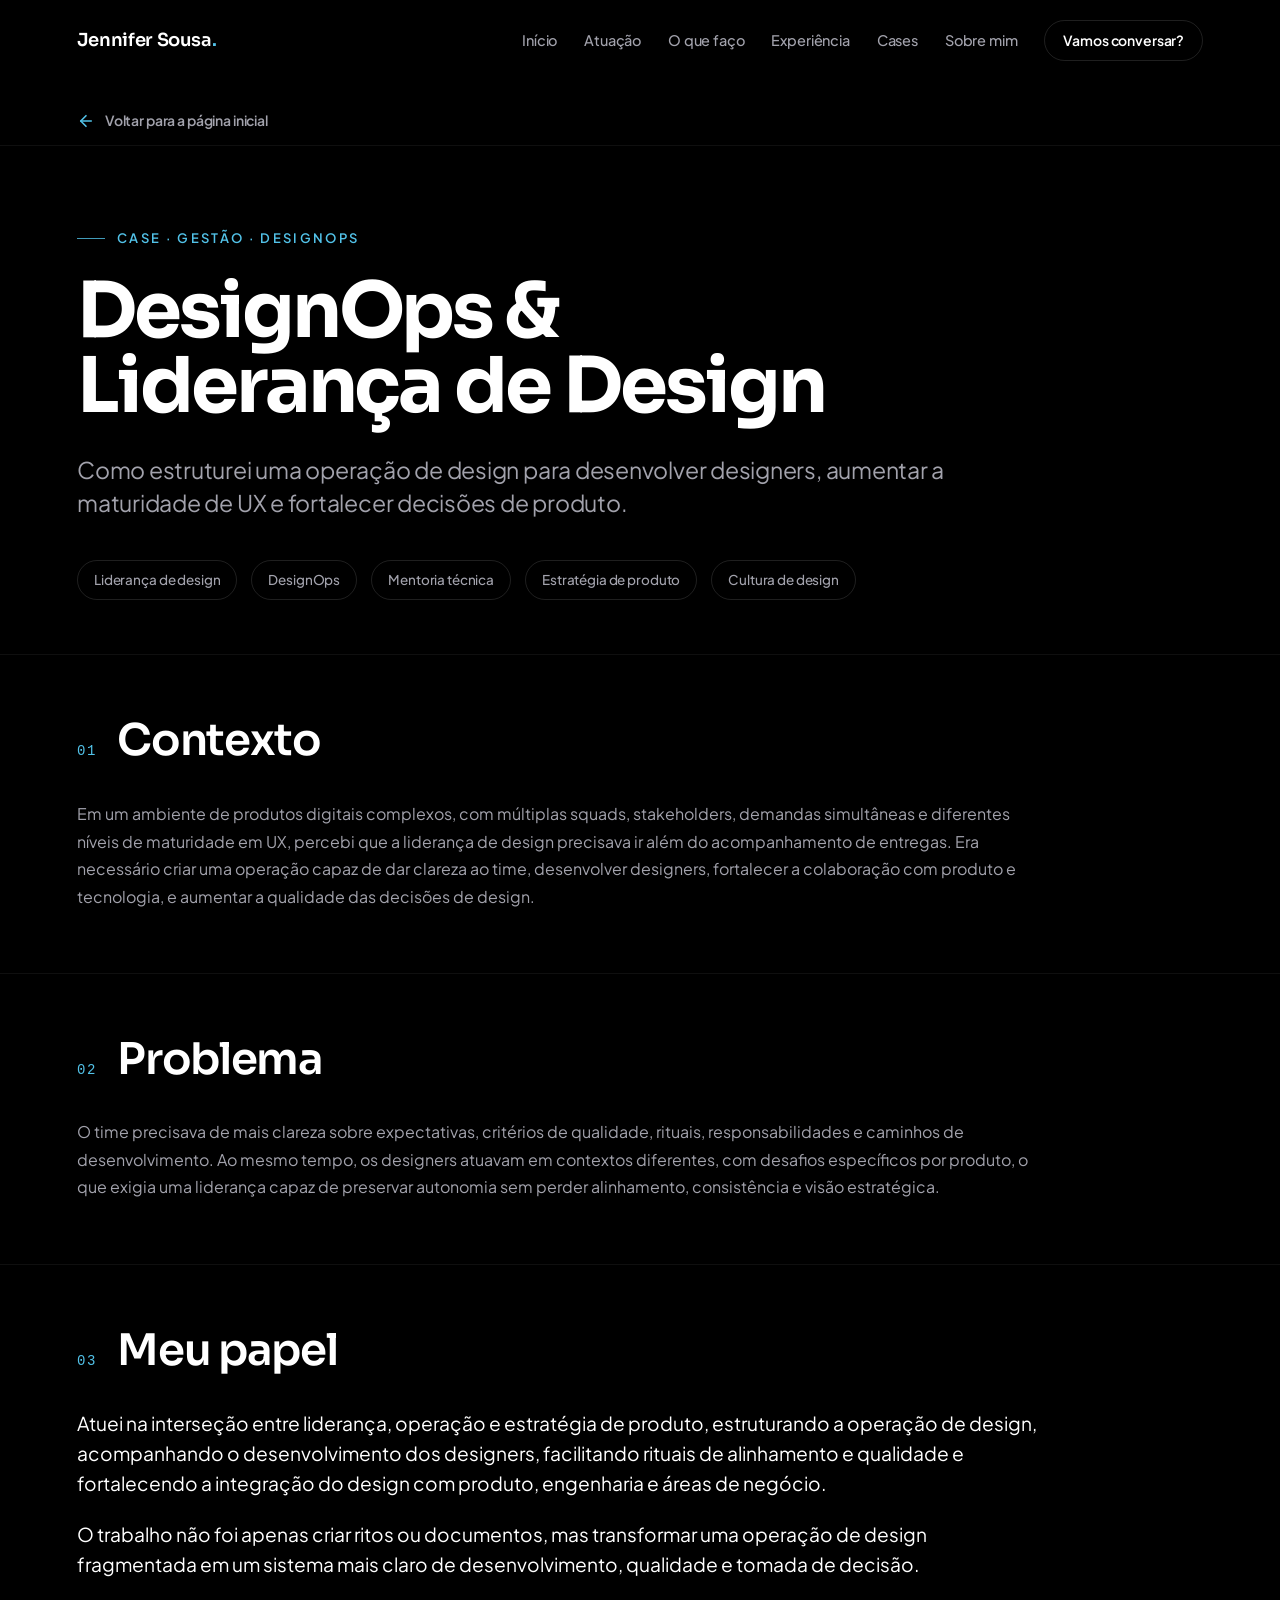
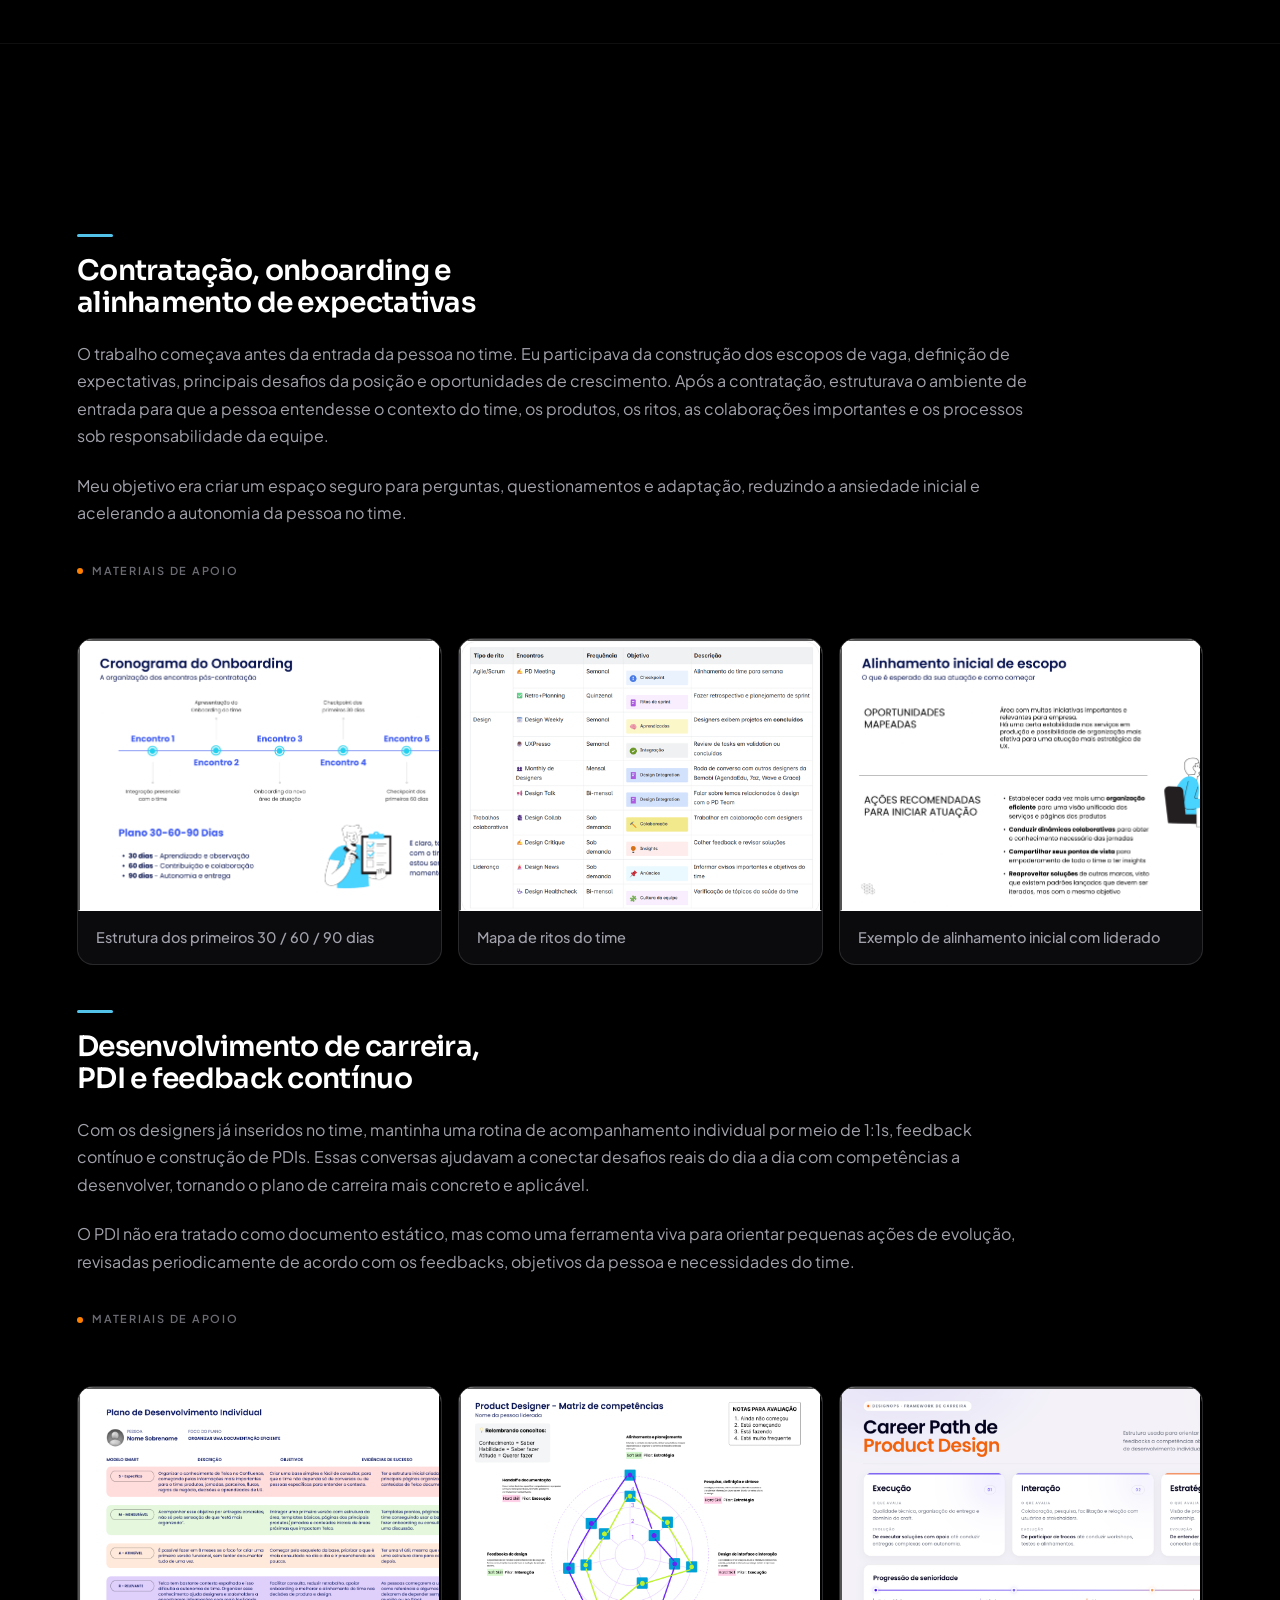
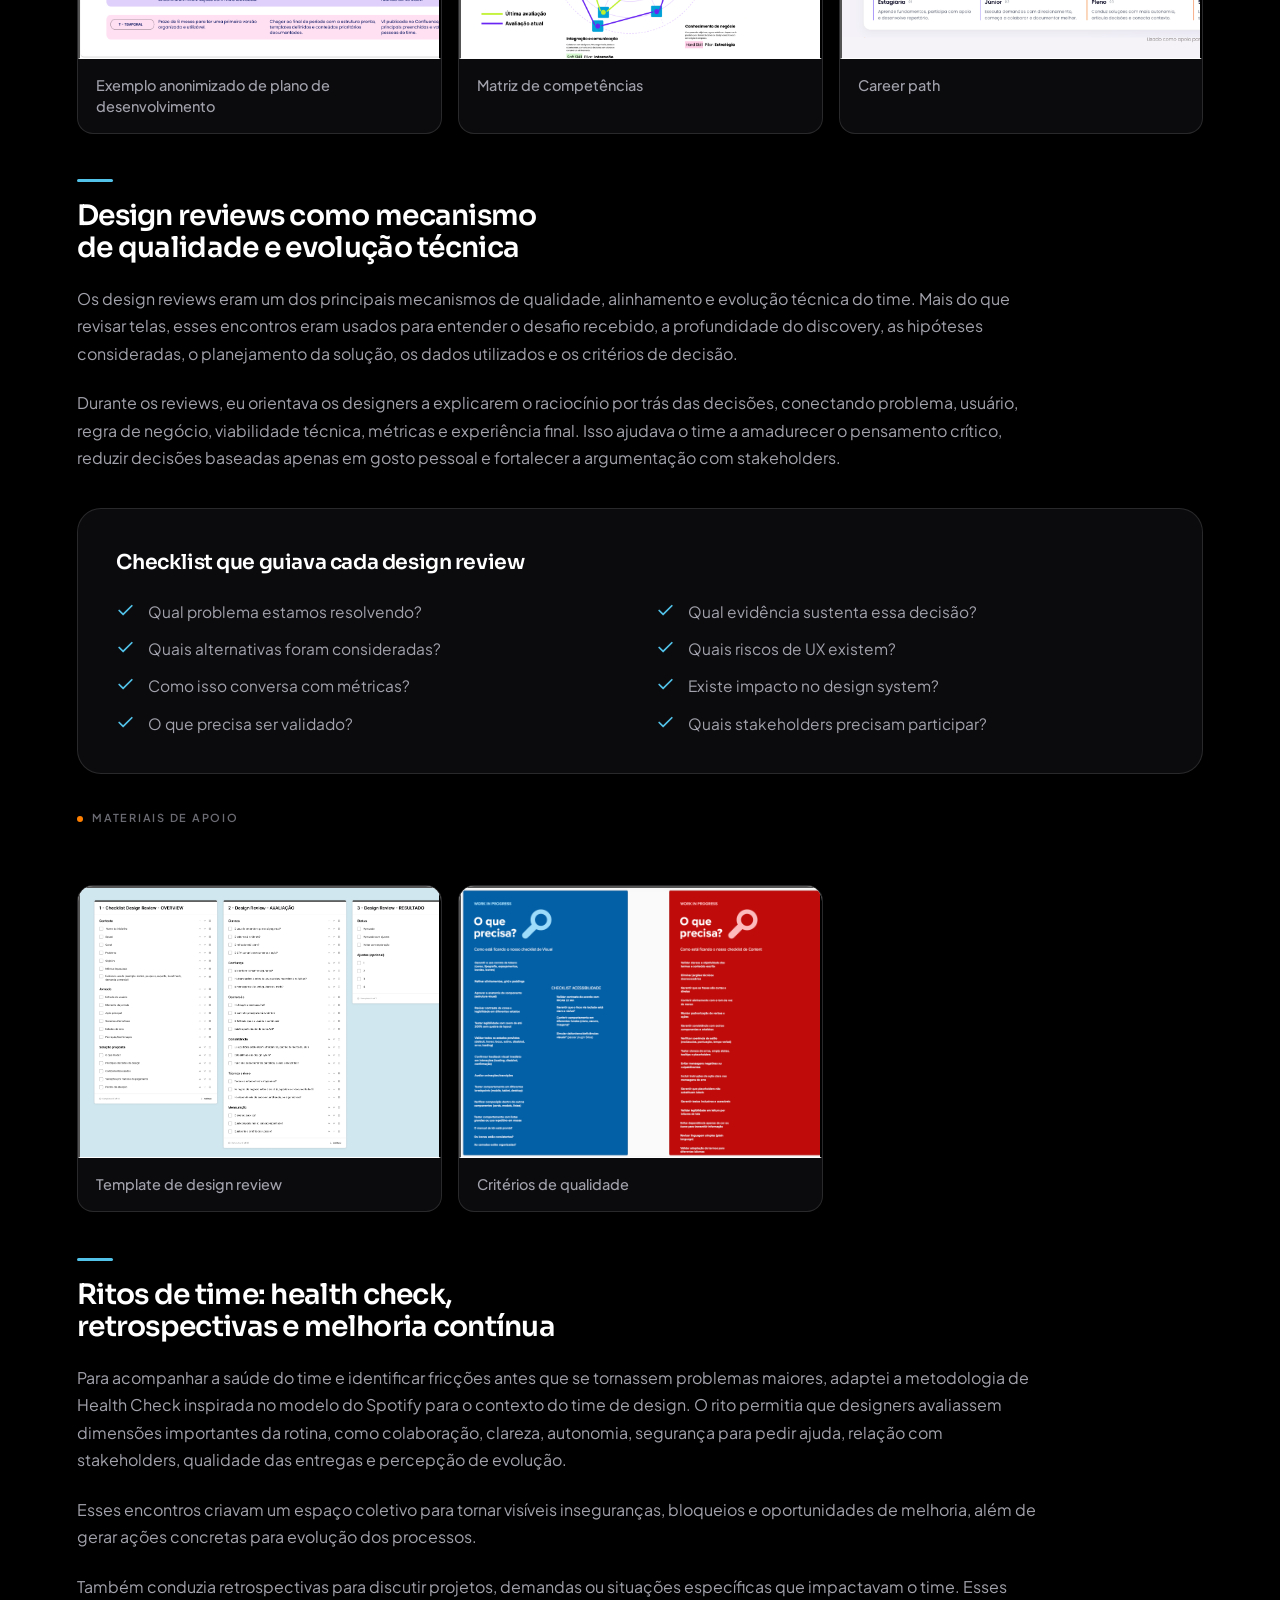
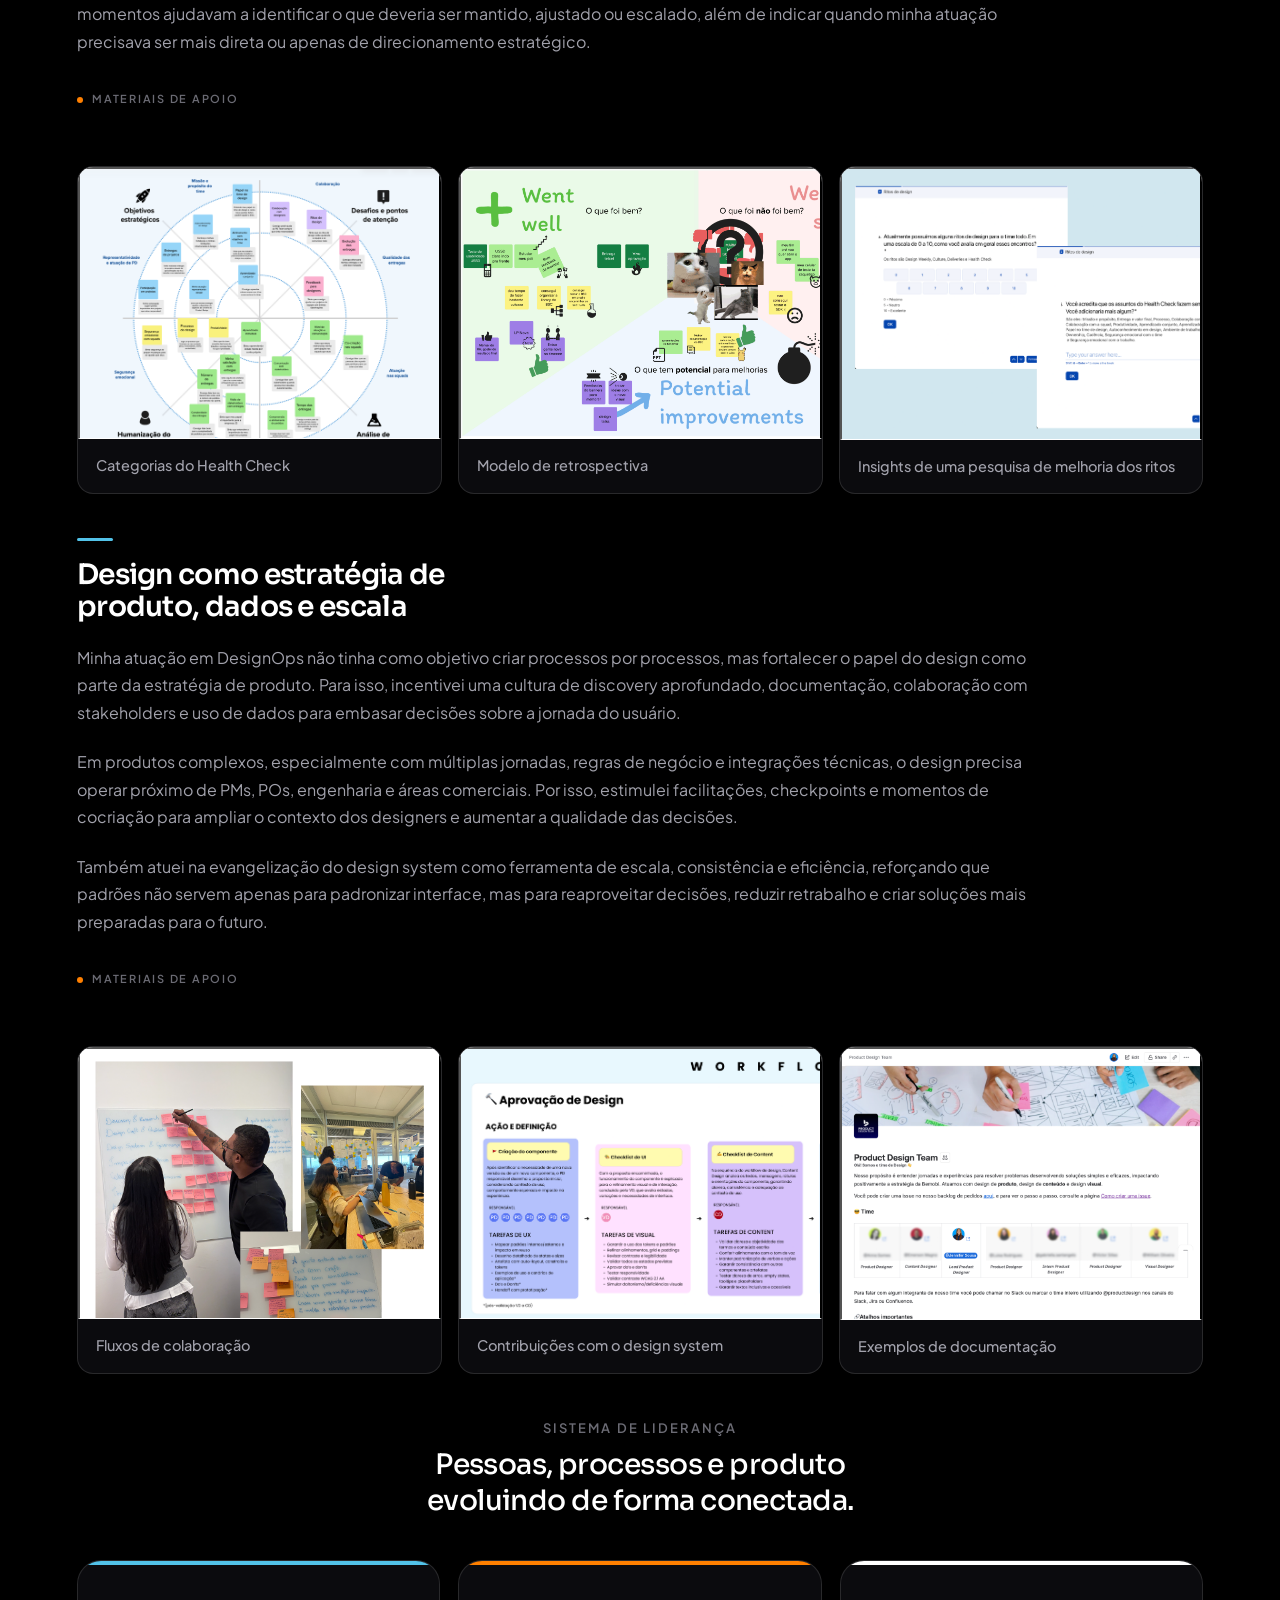
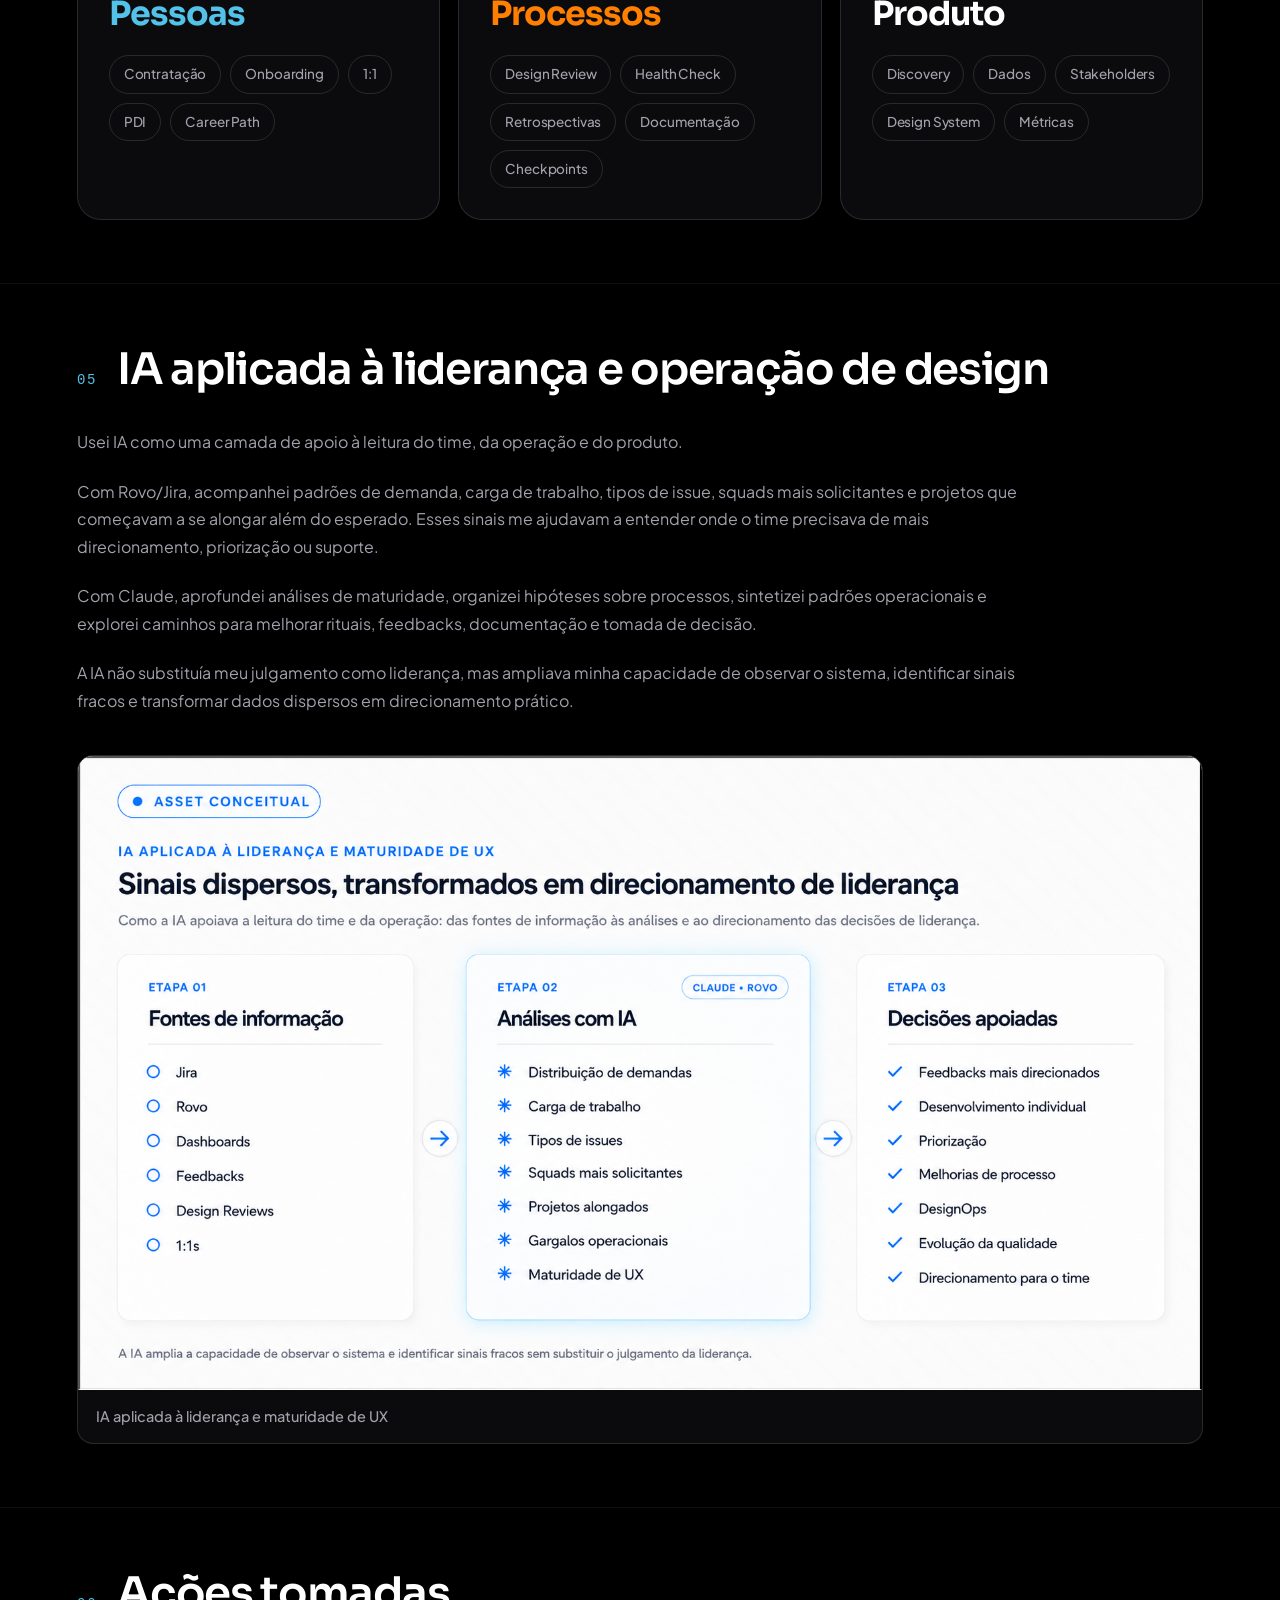
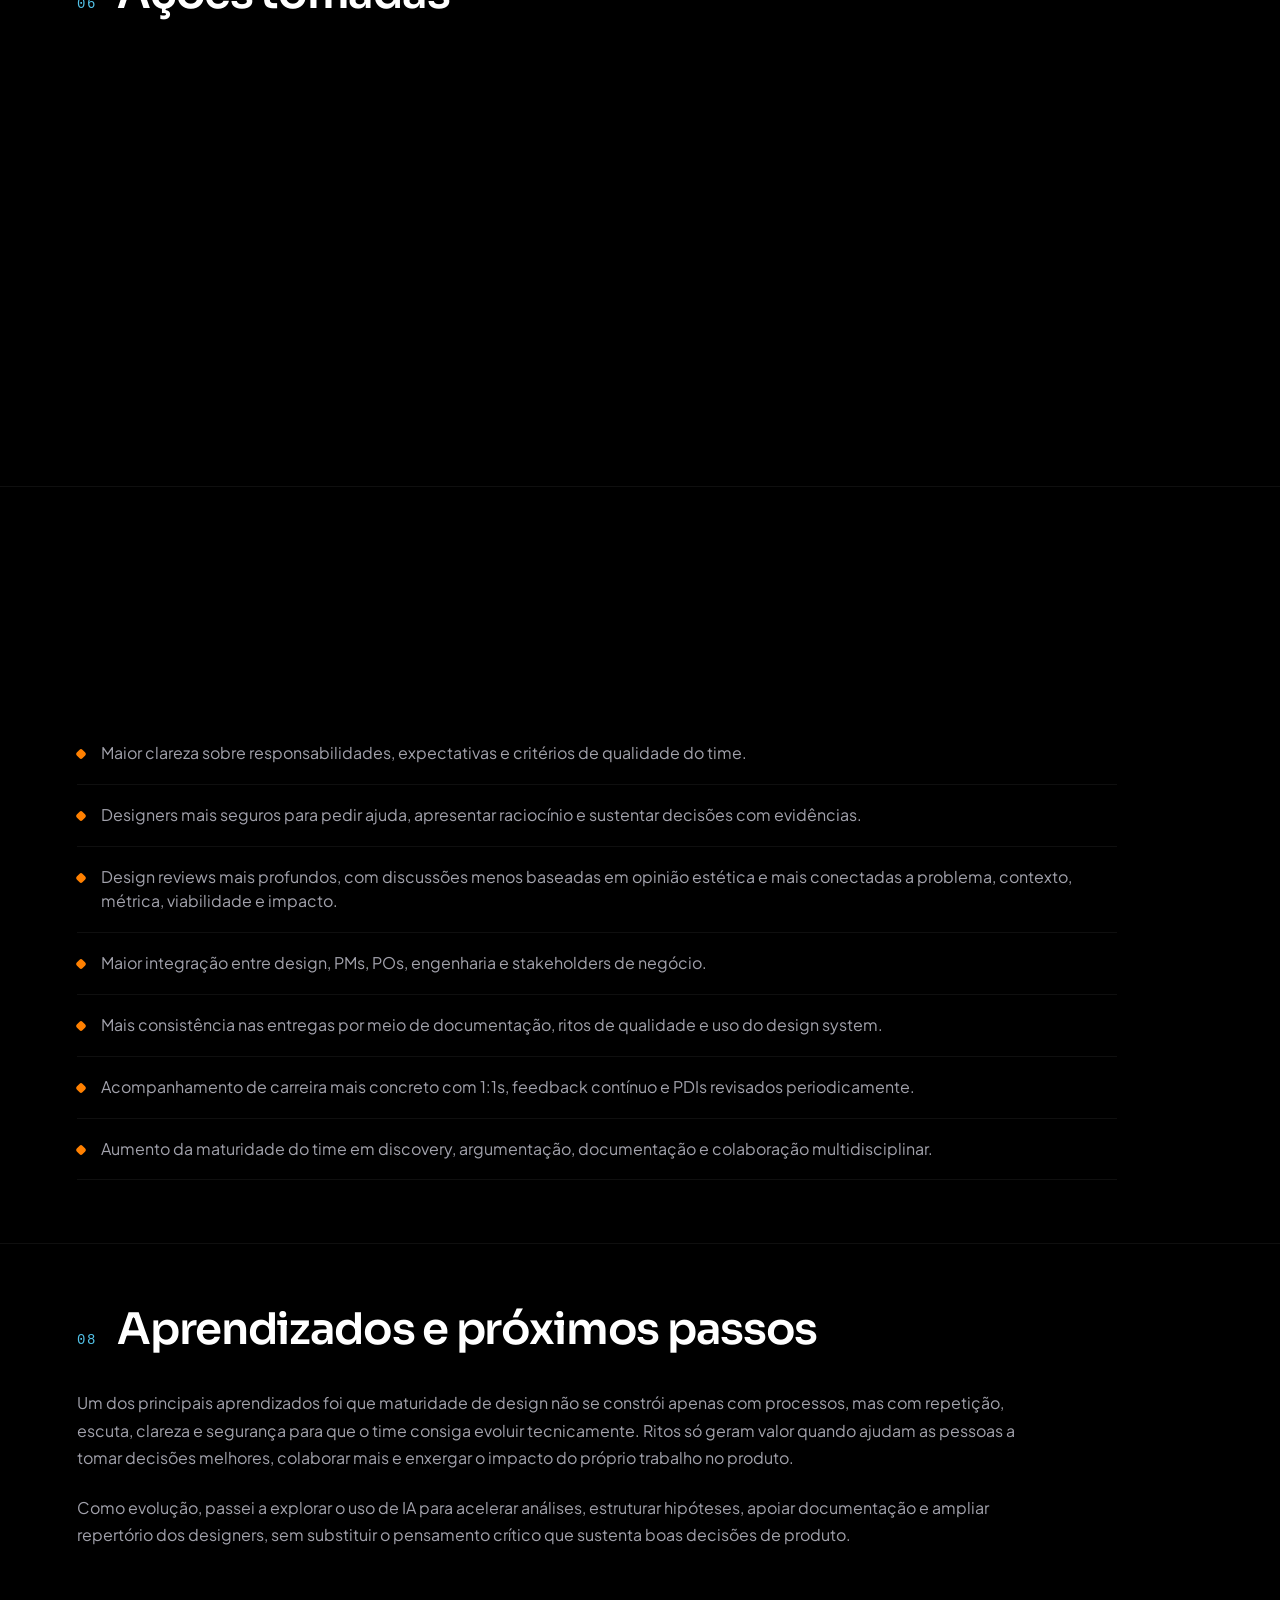
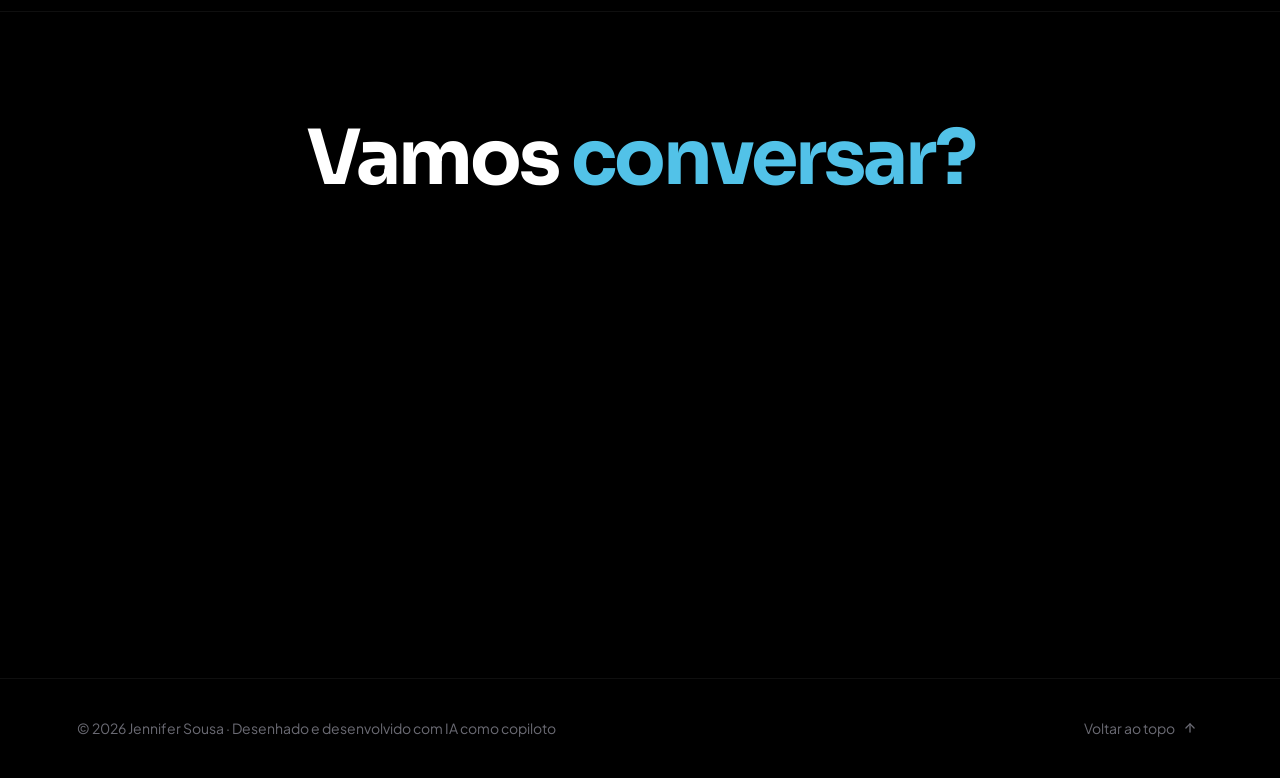
<file: uploads/Site portfolio/Case DesignOps.html>
<!DOCTYPE html>
<html lang="pt-BR" data-anim="on">
<head>
<meta charset="UTF-8" />
<meta name="viewport" content="width=device-width, initial-scale=1.0" />
<title>DesignOps & Liderança de Design · Jennifer Sousa</title>
<meta name="description" content="Case de gestão e liderança de design: como estruturei uma operação de design para desenvolver designers, aumentar a maturidade de UX e fortalecer decisões de produto." />
<link rel="stylesheet" href="brand-tokens.css" />
<link rel="stylesheet" href="styles.css" />
<link rel="stylesheet" href="case.css" />

<!-- Microsoft Clarity -->
<script type="text/javascript">
   (function(c,l,a,r,i,t,y){
       c[a]=c[a]||function(){(c[a].q=c[a].q||[]).push(arguments)};
       t=l.createElement(r);t.async=1;t.src="https://www.clarity.ms/tag/"+i;
       y=l.getElementsByTagName(r)[0];y.parentNode.insertBefore(t,y);
   })(window, document, "clarity", "script", "wytoc0m8iu");
</script>

<!-- Google Analytics -->
<script async src="https://www.googletagmanager.com/gtag/js?id=G-2RXVHXYRN8"></script>
<script>
 window.dataLayer = window.dataLayer || [];
 function gtag(){dataLayer.push(arguments);}
 gtag('js', new Date());
 gtag('config', 'G-2RXVHXYRN8');
</script>
</head>
<body data-screen-label="Case DesignOps">

<div class="progress" id="progress"></div>

<!-- ============ NAV ============ -->
<nav class="nav" id="nav">
  <a href="index.html" class="nav__brand">Jennifer Sousa<b>.</b></a>
  <div class="nav__links">
    <a class="nav__link" href="index.html">Início</a>
    <a class="nav__link" href="index.html#highlights">Atuação</a>
    <a class="nav__link" href="index.html#fazer">O que faço</a>
    <a class="nav__link" href="index.html#numeros">Experiência</a>
    <a class="nav__link" href="index.html#cases">Cases</a>
    <a class="nav__link" href="Sobre mim.html">Sobre mim</a>
    <a class="nav__link nav__cta" href="index.html#contato">Vamos conversar?</a>
  </div>
</nav>

<!-- ============ BREADCRUMB ============ -->
<div class="casebar">
  <div class="container">
    <a class="backlink" href="index.html">
      <svg width="18" height="18" viewBox="0 0 24 24" fill="none" stroke="currentColor" stroke-width="2.2" stroke-linecap="round" stroke-linejoin="round"><line x1="19" y1="12" x2="5" y2="12"></line><polyline points="12 19 5 12 12 5"></polyline></svg>
      Voltar para a página inicial
    </a>
  </div>
</div>

<!-- ============ CASE HERO ============ -->
<header class="section case-hero">
  <div class="container">
    <p class="case-hero__kind reveal">Case · Gestão · DesignOps</p>
    <h1 class="case-hero__title reveal" data-d="1">DesignOps &amp; Liderança de Design</h1>
    <p class="case-hero__sub reveal" data-d="2">Como estruturei uma operação de design para desenvolver designers, aumentar a maturidade de UX e fortalecer decisões de produto.</p>
    <div class="case-hero__meta reveal" data-d="3">
      <span>Liderança de design</span>
      <span>DesignOps</span>
      <span>Mentoria técnica</span>
      <span>Estratégia de produto</span>
      <span>Cultura de design</span>
    </div>
  </div>
</header>

<!-- ============ 01 CONTEXTO ============ -->
<section class="cs">
  <div class="container">
    <div class="cs__head reveal">
      <span class="cs__num">01</span>
      <h2 class="cs__title">Contexto</h2>
    </div>
    <div class="cs__body reveal" data-d="1">
      <p>Em um ambiente de produtos digitais complexos, com múltiplas squads, stakeholders, demandas simultâneas e diferentes níveis de maturidade em UX, percebi que a liderança de design precisava ir além do acompanhamento de entregas. Era necessário criar uma operação capaz de dar clareza ao time, desenvolver designers, fortalecer a colaboração com produto e tecnologia, e aumentar a qualidade das decisões de design.</p>
    </div>
  </div>
</section>

<!-- ============ 02 PROBLEMA ============ -->
<section class="cs">
  <div class="container">
    <div class="cs__head reveal">
      <span class="cs__num">02</span>
      <h2 class="cs__title">Problema</h2>
    </div>
    <div class="cs__body reveal" data-d="1">
      <p>O time precisava de mais clareza sobre expectativas, critérios de qualidade, rituais, responsabilidades e caminhos de desenvolvimento. Ao mesmo tempo, os designers atuavam em contextos diferentes, com desafios específicos por produto, o que exigia uma liderança capaz de preservar autonomia sem perder alinhamento, consistência e visão estratégica.</p>
    </div>
  </div>
</section>

<!-- ============ 03 MEU PAPEL ============ -->
<section class="cs">
  <div class="container">
    <div class="cs__head reveal">
      <span class="cs__num">03</span>
      <h2 class="cs__title">Meu papel</h2>
    </div>
    <div class="cs__body cs-lead reveal" data-d="1">
      <p>Atuei na interseção entre liderança, operação e estratégia de produto, estruturando a operação de design, acompanhando o desenvolvimento dos designers, facilitando rituais de alinhamento e qualidade e fortalecendo a integração do design com produto, engenharia e áreas de negócio.</p>
      <p>O trabalho não foi apenas criar ritos ou documentos, mas transformar uma operação de design fragmentada em um sistema mais claro de desenvolvimento, qualidade e tomada de decisão.</p>
    </div>
  </div>
</section>

<!-- ============ 04 MINHA ABORDAGEM ============ -->
<section class="cs">
  <div class="container">
    <div class="cs__head reveal">
      <span class="cs__num">04</span>
      <h2 class="cs__title">Minha abordagem</h2>
    </div>

    <!-- 4.1 Contratação, onboarding -->
    <div class="cs-block reveal">
      <h3 class="cs-block__title">Contratação, onboarding e alinhamento de expectativas</h3>
      <div class="cs__body">
        <p>O trabalho começava antes da entrada da pessoa no time. Eu participava da construção dos escopos de vaga, definição de expectativas, principais desafios da posição e oportunidades de crescimento. Após a contratação, estruturava o ambiente de entrada para que a pessoa entendesse o contexto do time, os produtos, os ritos, as colaborações importantes e os processos sob responsabilidade da equipe.</p>
        <p>Meu objetivo era criar um espaço seguro para perguntas, questionamentos e adaptação, reduzindo a ansiedade inicial e acelerando a autonomia da pessoa no time.</p>
      </div>
      <p class="ph-label">Materiais de apoio</p>
      <div class="placeholders">
        <figure class="ph ph--img">
          <button class="ph__frame" type="button" data-lightbox="assets/case-designops/estrutura-30-60-90.png" data-cap="Estrutura dos primeiros 30 / 60 / 90 dias" aria-label="Ampliar: Estrutura dos primeiros 30 / 60 / 90 dias">
            <img src="assets/case-designops/estrutura-30-60-90.png" alt="Cronograma do onboarding com plano de 30, 60 e 90 dias" loading="lazy" />
            <span class="ph__zoom"><svg viewBox="0 0 24 24" fill="none" stroke="currentColor" stroke-width="2" stroke-linecap="round" stroke-linejoin="round"><polyline points="15 3 21 3 21 9"></polyline><polyline points="9 21 3 21 3 15"></polyline><line x1="21" y1="3" x2="14" y2="10"></line><line x1="3" y1="21" x2="10" y2="14"></line></svg></span>
          </button>
          <figcaption class="ph__cap">Estrutura dos primeiros 30 / 60 / 90 dias</figcaption>
        </figure>
        <figure class="ph ph--img">
          <button class="ph__frame" type="button" data-lightbox="assets/case-designops/mapa-ritos.png" data-cap="Mapa de ritos do time" aria-label="Ampliar: Mapa de ritos do time">
            <img src="assets/case-designops/mapa-ritos.png" alt="Mapa de ritos do time de design" loading="lazy" />
            <span class="ph__zoom"><svg viewBox="0 0 24 24" fill="none" stroke="currentColor" stroke-width="2" stroke-linecap="round" stroke-linejoin="round"><polyline points="15 3 21 3 21 9"></polyline><polyline points="9 21 3 21 3 15"></polyline><line x1="21" y1="3" x2="14" y2="10"></line><line x1="3" y1="21" x2="10" y2="14"></line></svg></span>
          </button>
          <figcaption class="ph__cap">Mapa de ritos do time</figcaption>
        </figure>
        <figure class="ph ph--img">
          <button class="ph__frame" type="button" data-lightbox="assets/case-designops/alinhamento-inicial.png" data-cap="Exemplo de alinhamento inicial com liderado" aria-label="Ampliar: Exemplo de alinhamento inicial com liderado">
            <img src="assets/case-designops/alinhamento-inicial.png" alt="Exemplo de alinhamento inicial de escopo com liderado" loading="lazy" />
            <span class="ph__zoom"><svg viewBox="0 0 24 24" fill="none" stroke="currentColor" stroke-width="2" stroke-linecap="round" stroke-linejoin="round"><polyline points="15 3 21 3 21 9"></polyline><polyline points="9 21 3 21 3 15"></polyline><line x1="21" y1="3" x2="14" y2="10"></line><line x1="3" y1="21" x2="10" y2="14"></line></svg></span>
          </button>
          <figcaption class="ph__cap">Exemplo de alinhamento inicial com liderado</figcaption>
        </figure>
      </div>
    </div>

    <!-- 4.2 Desenvolvimento de carreira -->
    <div class="cs-block reveal">
      <h3 class="cs-block__title">Desenvolvimento de carreira, PDI e feedback contínuo</h3>
      <div class="cs__body">
        <p>Com os designers já inseridos no time, mantinha uma rotina de acompanhamento individual por meio de 1:1s, feedback contínuo e construção de PDIs. Essas conversas ajudavam a conectar desafios reais do dia a dia com competências a desenvolver, tornando o plano de carreira mais concreto e aplicável.</p>
        <p>O PDI não era tratado como documento estático, mas como uma ferramenta viva para orientar pequenas ações de evolução, revisadas periodicamente de acordo com os feedbacks, objetivos da pessoa e necessidades do time.</p>
      </div>
      <p class="ph-label">Materiais de apoio</p>
      <div class="placeholders">
        <figure class="ph ph--img">
          <button class="ph__frame" type="button" data-lightbox="assets/case-designops/plano-desenvolvimento-pdi.png" data-cap="Exemplo anonimizado de plano de desenvolvimento (PDI)" aria-label="Ampliar: Exemplo anonimizado de plano de desenvolvimento">
            <img src="assets/case-designops/plano-desenvolvimento-pdi.png" alt="Exemplo de plano de desenvolvimento individual no modelo SMART" loading="lazy" />
            <span class="ph__zoom"><svg viewBox="0 0 24 24" fill="none" stroke="currentColor" stroke-width="2" stroke-linecap="round" stroke-linejoin="round"><polyline points="15 3 21 3 21 9"></polyline><polyline points="9 21 3 21 3 15"></polyline><line x1="21" y1="3" x2="14" y2="10"></line><line x1="3" y1="21" x2="10" y2="14"></line></svg></span>
          </button>
          <figcaption class="ph__cap">Exemplo anonimizado de plano de desenvolvimento</figcaption>
        </figure>
        <figure class="ph ph--img">
          <button class="ph__frame" type="button" data-lightbox="assets/case-designops/matriz-competencias.png" data-cap="Matriz de competências — Product Designer" aria-label="Ampliar: Matriz de competências">
            <img src="assets/case-designops/matriz-competencias.png" alt="Matriz de competências de Product Designer em formato radar" loading="lazy" />
            <span class="ph__zoom"><svg viewBox="0 0 24 24" fill="none" stroke="currentColor" stroke-width="2" stroke-linecap="round" stroke-linejoin="round"><polyline points="15 3 21 3 21 9"></polyline><polyline points="9 21 3 21 3 15"></polyline><line x1="21" y1="3" x2="14" y2="10"></line><line x1="3" y1="21" x2="10" y2="14"></line></svg></span>
          </button>
          <figcaption class="ph__cap">Matriz de competências</figcaption>
        </figure>
        <figure class="ph ph--img">
          <button class="ph__frame" type="button" data-lightbox="assets/case-designops/career-path.png" data-cap="Career path de Product Design" aria-label="Ampliar: Career path">
            <img src="assets/case-designops/career-path.png" alt="Framework de career path de Product Design" loading="lazy" />
            <span class="ph__zoom"><svg viewBox="0 0 24 24" fill="none" stroke="currentColor" stroke-width="2" stroke-linecap="round" stroke-linejoin="round"><polyline points="15 3 21 3 21 9"></polyline><polyline points="9 21 3 21 3 15"></polyline><line x1="21" y1="3" x2="14" y2="10"></line><line x1="3" y1="21" x2="10" y2="14"></line></svg></span>
          </button>
          <figcaption class="ph__cap">Career path</figcaption>
        </figure>
      </div>
    </div>

    <!-- 4.3 Design reviews -->
    <div class="cs-block reveal">
      <h3 class="cs-block__title">Design reviews como mecanismo de qualidade e evolução técnica</h3>
      <div class="cs__body">
        <p>Os design reviews eram um dos principais mecanismos de qualidade, alinhamento e evolução técnica do time. Mais do que revisar telas, esses encontros eram usados para entender o desafio recebido, a profundidade do discovery, as hipóteses consideradas, o planejamento da solução, os dados utilizados e os critérios de decisão.</p>
        <p>Durante os reviews, eu orientava os designers a explicarem o raciocínio por trás das decisões, conectando problema, usuário, regra de negócio, viabilidade técnica, métricas e experiência final. Isso ajudava o time a amadurecer o pensamento crítico, reduzir decisões baseadas apenas em gosto pessoal e fortalecer a argumentação com stakeholders.</p>
      </div>
      <div class="checklist">
        <p class="checklist__title">Checklist que guiava cada design review</p>
        <ul>
          <li><svg viewBox="0 0 24 24" fill="none" stroke="currentColor" stroke-width="2.2" stroke-linecap="round" stroke-linejoin="round"><polyline points="20 6 9 17 4 12"></polyline></svg>Qual problema estamos resolvendo?</li>
          <li><svg viewBox="0 0 24 24" fill="none" stroke="currentColor" stroke-width="2.2" stroke-linecap="round" stroke-linejoin="round"><polyline points="20 6 9 17 4 12"></polyline></svg>Qual evidência sustenta essa decisão?</li>
          <li><svg viewBox="0 0 24 24" fill="none" stroke="currentColor" stroke-width="2.2" stroke-linecap="round" stroke-linejoin="round"><polyline points="20 6 9 17 4 12"></polyline></svg>Quais alternativas foram consideradas?</li>
          <li><svg viewBox="0 0 24 24" fill="none" stroke="currentColor" stroke-width="2.2" stroke-linecap="round" stroke-linejoin="round"><polyline points="20 6 9 17 4 12"></polyline></svg>Quais riscos de UX existem?</li>
          <li><svg viewBox="0 0 24 24" fill="none" stroke="currentColor" stroke-width="2.2" stroke-linecap="round" stroke-linejoin="round"><polyline points="20 6 9 17 4 12"></polyline></svg>Como isso conversa com métricas?</li>
          <li><svg viewBox="0 0 24 24" fill="none" stroke="currentColor" stroke-width="2.2" stroke-linecap="round" stroke-linejoin="round"><polyline points="20 6 9 17 4 12"></polyline></svg>Existe impacto no design system?</li>
          <li><svg viewBox="0 0 24 24" fill="none" stroke="currentColor" stroke-width="2.2" stroke-linecap="round" stroke-linejoin="round"><polyline points="20 6 9 17 4 12"></polyline></svg>O que precisa ser validado?</li>
          <li><svg viewBox="0 0 24 24" fill="none" stroke="currentColor" stroke-width="2.2" stroke-linecap="round" stroke-linejoin="round"><polyline points="20 6 9 17 4 12"></polyline></svg>Quais stakeholders precisam participar?</li>
        </ul>
      </div>
      <p class="ph-label">Materiais de apoio</p>
      <div class="placeholders">
        <figure class="ph ph--img">
          <button class="ph__frame" type="button" data-lightbox="assets/case-designops/template-design-review.png" data-cap="Template de design review · checklist em três etapas (overview, avaliação e resultado)" aria-label="Ampliar: Template de design review">
            <img src="assets/case-designops/template-design-review.png" alt="Template de design review estruturado em três quadros: overview do contexto, avaliação e resultado" loading="lazy" />
            <span class="ph__zoom"><svg viewBox="0 0 24 24" fill="none" stroke="currentColor" stroke-width="2" stroke-linecap="round" stroke-linejoin="round"><polyline points="15 3 21 3 21 9"></polyline><polyline points="9 21 3 21 3 15"></polyline><line x1="21" y1="3" x2="14" y2="10"></line><line x1="3" y1="21" x2="10" y2="14"></line></svg></span>
          </button>
          <figcaption class="ph__cap">Template de design review</figcaption>
        </figure>
        <figure class="ph ph--img">
          <button class="ph__frame" type="button" data-lightbox="assets/case-designops/criterios-qualidade-visual-content.png" data-cap="Critérios de qualidade · checklists de Visual, Content e acessibilidade" aria-label="Ampliar: Critérios de qualidade">
            <img src="assets/case-designops/criterios-qualidade-visual-content.png" alt="Checklists de qualidade de Visual e de Content, com critérios de acessibilidade" loading="lazy" />
            <span class="ph__zoom"><svg viewBox="0 0 24 24" fill="none" stroke="currentColor" stroke-width="2" stroke-linecap="round" stroke-linejoin="round"><polyline points="15 3 21 3 21 9"></polyline><polyline points="9 21 3 21 3 15"></polyline><line x1="21" y1="3" x2="14" y2="10"></line><line x1="3" y1="21" x2="10" y2="14"></line></svg></span>
          </button>
          <figcaption class="ph__cap">Critérios de qualidade</figcaption>
        </figure>
      </div>
    </div>

    <!-- 4.4 Ritos de time -->
    <div class="cs-block reveal">
      <h3 class="cs-block__title">Ritos de time: health check, retrospectivas e melhoria contínua</h3>
      <div class="cs__body">
        <p>Para acompanhar a saúde do time e identificar fricções antes que se tornassem problemas maiores, adaptei a metodologia de Health Check inspirada no modelo do Spotify para o contexto do time de design. O rito permitia que designers avaliassem dimensões importantes da rotina, como colaboração, clareza, autonomia, segurança para pedir ajuda, relação com stakeholders, qualidade das entregas e percepção de evolução.</p>
        <p>Esses encontros criavam um espaço coletivo para tornar visíveis inseguranças, bloqueios e oportunidades de melhoria, além de gerar ações concretas para evolução dos processos.</p>
        <p>Também conduzia retrospectivas para discutir projetos, demandas ou situações específicas que impactavam o time. Esses momentos ajudavam a identificar o que deveria ser mantido, ajustado ou escalado, além de indicar quando minha atuação precisava ser mais direta ou apenas de direcionamento estratégico.</p>
      </div>
      <p class="ph-label">Materiais de apoio</p>
      <div class="placeholders">
        <figure class="ph ph--img ph--center">
          <button class="ph__frame" type="button" data-lightbox="assets/case-designops/health-check-categorias.png" data-cap="Categorias do Health Check do time de design" aria-label="Ampliar: Categorias do Health Check">
            <img src="assets/case-designops/health-check-categorias.png" alt="Roda de Health Check com as dimensões avaliadas pelo time de design" loading="lazy" />
            <span class="ph__zoom"><svg viewBox="0 0 24 24" fill="none" stroke="currentColor" stroke-width="2" stroke-linecap="round" stroke-linejoin="round"><polyline points="15 3 21 3 21 9"></polyline><polyline points="9 21 3 21 3 15"></polyline><line x1="21" y1="3" x2="14" y2="10"></line><line x1="3" y1="21" x2="10" y2="14"></line></svg></span>
          </button>
          <figcaption class="ph__cap">Categorias do Health Check</figcaption>
        </figure>
        <figure class="ph ph--img">
          <button class="ph__frame" type="button" data-lightbox="assets/case-designops/modelo-retrospectiva.png" data-cap="Modelo de retrospectiva · o que foi bem, o que não foi e melhorias" aria-label="Ampliar: Modelo de retrospectiva">
            <img src="assets/case-designops/modelo-retrospectiva.png" alt="Quadro de retrospectiva dividido em o que foi bem, o que não foi bem e potencial de melhorias" loading="lazy" />
            <span class="ph__zoom"><svg viewBox="0 0 24 24" fill="none" stroke="currentColor" stroke-width="2" stroke-linecap="round" stroke-linejoin="round"><polyline points="15 3 21 3 21 9"></polyline><polyline points="9 21 3 21 3 15"></polyline><line x1="21" y1="3" x2="14" y2="10"></line><line x1="3" y1="21" x2="10" y2="14"></line></svg></span>
          </button>
          <figcaption class="ph__cap">Modelo de retrospectiva</figcaption>
        </figure>
        <figure class="ph ph--img">
          <button class="ph__frame" type="button" data-lightbox="assets/case-designops/pesquisa-ritos-insights.png" data-cap="Pesquisa de melhoria dos ritos · avaliação dos encontros do time" aria-label="Ampliar: Pesquisa de melhoria dos ritos">
            <img src="assets/case-designops/pesquisa-ritos-insights.png" alt="Pesquisa aplicada ao time para avaliar e melhorar os ritos de design" loading="lazy" />
            <span class="ph__zoom"><svg viewBox="0 0 24 24" fill="none" stroke="currentColor" stroke-width="2" stroke-linecap="round" stroke-linejoin="round"><polyline points="15 3 21 3 21 9"></polyline><polyline points="9 21 3 21 3 15"></polyline><line x1="21" y1="3" x2="14" y2="10"></line><line x1="3" y1="21" x2="10" y2="14"></line></svg></span>
          </button>
          <figcaption class="ph__cap">Insights de uma pesquisa de melhoria dos ritos</figcaption>
        </figure>
      </div>
    </div>

    <!-- 4.5 Design como estratégia -->
    <div class="cs-block reveal">
      <h3 class="cs-block__title">Design como estratégia de produto, dados e escala</h3>
      <div class="cs__body">
        <p>Minha atuação em DesignOps não tinha como objetivo criar processos por processos, mas fortalecer o papel do design como parte da estratégia de produto. Para isso, incentivei uma cultura de discovery aprofundado, documentação, colaboração com stakeholders e uso de dados para embasar decisões sobre a jornada do usuário.</p>
        <p>Em produtos complexos, especialmente com múltiplas jornadas, regras de negócio e integrações técnicas, o design precisa operar próximo de PMs, POs, engenharia e áreas comerciais. Por isso, estimulei facilitações, checkpoints e momentos de cocriação para ampliar o contexto dos designers e aumentar a qualidade das decisões.</p>
        <p>Também atuei na evangelização do design system como ferramenta de escala, consistência e eficiência, reforçando que padrões não servem apenas para padronizar interface, mas para reaproveitar decisões, reduzir retrabalho e criar soluções mais preparadas para o futuro.</p>
      </div>
      <p class="ph-label">Materiais de apoio</p>
      <div class="placeholders">
        <figure class="ph ph--img">
          <button class="ph__frame" type="button" data-lightbox="assets/case-designops/fluxos-colaboracao.png" data-cap="Fluxos de colaboração · time mapeando princípios e práticas" aria-label="Ampliar: Fluxos de colaboração">
            <img src="assets/case-designops/fluxos-colaboracao.png" alt="Time de design colaborando em quadro com post-its sobre princípios e práticas" loading="lazy" />
            <span class="ph__zoom"><svg viewBox="0 0 24 24" fill="none" stroke="currentColor" stroke-width="2" stroke-linecap="round" stroke-linejoin="round"><polyline points="15 3 21 3 21 9"></polyline><polyline points="9 21 3 21 3 15"></polyline><line x1="21" y1="3" x2="14" y2="10"></line><line x1="3" y1="21" x2="10" y2="14"></line></svg></span>
          </button>
          <figcaption class="ph__cap">Fluxos de colaboração</figcaption>
        </figure>
        <figure class="ph ph--img">
          <button class="ph__frame" type="button" data-lightbox="assets/case-designops/workflow-design-system.png" data-cap="Workflow de Design System · aprovação de design e de desenvolvimento" aria-label="Ampliar: Workflow de Design System">
            <img src="assets/case-designops/workflow-design-system.png" alt="Workflow de Design System cobrindo aprovação de design e aprovação de desenvolvimento" loading="lazy" />
            <span class="ph__zoom"><svg viewBox="0 0 24 24" fill="none" stroke="currentColor" stroke-width="2" stroke-linecap="round" stroke-linejoin="round"><polyline points="15 3 21 3 21 9"></polyline><polyline points="9 21 3 21 3 15"></polyline><line x1="21" y1="3" x2="14" y2="10"></line><line x1="3" y1="21" x2="10" y2="14"></line></svg></span>
          </button>
          <figcaption class="ph__cap">Contribuições com o design system</figcaption>
        </figure>
        <figure class="ph ph--img">
          <button class="ph__frame" type="button" data-lightbox="assets/case-designops/exemplo-documentacao.png" data-cap="Exemplos de documentação · página de operação do time de design" aria-label="Ampliar: Exemplos de documentação">
            <img src="assets/case-designops/exemplo-documentacao.png" alt="Exemplo de documentação do time de design: página de operação com propósito, time, atalhos e rituais" loading="lazy" />
            <span class="ph__zoom"><svg viewBox="0 0 24 24" fill="none" stroke="currentColor" stroke-width="2" stroke-linecap="round" stroke-linejoin="round"><polyline points="15 3 21 3 21 9"></polyline><polyline points="9 21 3 21 3 15"></polyline><line x1="21" y1="3" x2="14" y2="10"></line><line x1="3" y1="21" x2="10" y2="14"></line></svg></span>
          </button>
          <figcaption class="ph__cap">Exemplos de documentação</figcaption>
        </figure>
      </div>
    </div>

    <!-- Diagram -->
    <div class="diagram reveal">
      <p class="diagram__label">Sistema de liderança</p>
      <p class="diagram__lead">Pessoas, processos e produto evoluindo de forma conectada.</p>
      <div class="diagram__grid">
        <div class="dim dim--people">
          <div class="dim__bar"></div>
          <div class="dim__inner">
            <h4 class="dim__name">Pessoas</h4>
            <ul class="dim__chips">
              <li>Contratação</li>
              <li>Onboarding</li>
              <li>1:1</li>
              <li>PDI</li>
              <li>Career Path</li>
            </ul>
          </div>
        </div>
        <div class="dim dim--process">
          <div class="dim__bar"></div>
          <div class="dim__inner">
            <h4 class="dim__name">Processos</h4>
            <ul class="dim__chips">
              <li>Design Review</li>
              <li>Health Check</li>
              <li>Retrospectivas</li>
              <li>Documentação</li>
              <li>Checkpoints</li>
            </ul>
          </div>
        </div>
        <div class="dim dim--product">
          <div class="dim__bar"></div>
          <div class="dim__inner">
            <h4 class="dim__name">Produto</h4>
            <ul class="dim__chips">
              <li>Discovery</li>
              <li>Dados</li>
              <li>Stakeholders</li>
              <li>Design System</li>
              <li>Métricas</li>
            </ul>
          </div>
        </div>
      </div>
    </div>
  </div>
</section>

<!-- ============ 05 IA APLICADA ============ -->
<section class="cs">
  <div class="container">
    <div class="cs__head reveal">
      <span class="cs__num">05</span>
      <h2 class="cs__title">IA aplicada à liderança e operação de design</h2>
    </div>
    <div class="cs__body reveal" data-d="1">
      <p>Usei IA como uma camada de apoio à leitura do time, da operação e do produto.</p>
      <p>Com Rovo/Jira, acompanhei padrões de demanda, carga de trabalho, tipos de issue, squads mais solicitantes e projetos que começavam a se alongar além do esperado. Esses sinais me ajudavam a entender onde o time precisava de mais direcionamento, priorização ou suporte.</p>
      <p>Com Claude, aprofundei análises de maturidade, organizei hipóteses sobre processos, sintetizei padrões operacionais e explorei caminhos para melhorar rituais, feedbacks, documentação e tomada de decisão.</p>
      <p>A IA não substituía meu julgamento como liderança, mas ampliava minha capacidade de observar o sistema, identificar sinais fracos e transformar dados dispersos em direcionamento prático.</p>
    </div>

    <div class="placeholders is-1 reveal" data-d="1">
      <figure class="ph ph--img ph--full">
        <button class="ph__frame" type="button" data-lightbox="assets/case-designops/ia-lideranca-maturidade.png" data-cap="IA aplicada à liderança e maturidade de UX" aria-label="Ampliar: IA aplicada à liderança e maturidade de UX">
          <img src="assets/case-designops/ia-lideranca-maturidade.png" alt="Como a IA apoiava a leitura do time e da operação, das fontes de informação às análises e ao direcionamento das decisões de liderança" loading="lazy" />
          <span class="ph__zoom"><svg viewBox="0 0 24 24" fill="none" stroke="currentColor" stroke-width="2" stroke-linecap="round" stroke-linejoin="round"><polyline points="15 3 21 3 21 9"></polyline><polyline points="9 21 3 21 3 15"></polyline><line x1="21" y1="3" x2="14" y2="10"></line><line x1="3" y1="21" x2="10" y2="14"></line></svg></span>
        </button>
        <figcaption class="ph__cap">IA aplicada à liderança e maturidade de UX</figcaption>
      </figure>
    </div>
  </div>
</section>

<!-- ============ 06 AÇÕES TOMADAS ============ -->
<section class="cs">
  <div class="container">
    <div class="cs__head reveal">
      <span class="cs__num">06</span>
      <h2 class="cs__title">Ações tomadas</h2>
    </div>
    <ul class="cs-list reveal" data-d="1">
      <li>Ritos para acompanhamento mais próximo de 6 designers, separando por coletivos e áreas.</li>
      <li>Implementação de ritos mensais de design review.</li>
      <li>Ajuste da frequência de 1:1s conforme necessidade de acompanhamento e maturidade de cada pessoa.</li>
      <li>Condução de Health Check bimestral com o time de design.</li>
      <li>Acompanhamento individual de PDIs.</li>
      <li>Apoio a múltiplas squads, produtos e contextos de negócio.</li>
    </ul>
  </div>
</section>

<!-- ============ 07 RESULTADOS ============ -->
<section class="cs">
  <div class="container">
    <div class="cs__head reveal">
      <span class="cs__num">07</span>
      <h2 class="cs__title">Resultados observados</h2>
    </div>
    <div class="cs__body reveal" data-d="1">
      <p>Os resultados foram observados a partir da evolução das discussões em design reviews, dos registros de 1:1s, dos PDIs, dos Health Checks e da qualidade das interações do time com stakeholders de produto e tecnologia.</p>
    </div>
    <ul class="cs-list cs-list--orange reveal" data-d="2" style="margin-top:36px;">
      <li>Maior clareza sobre responsabilidades, expectativas e critérios de qualidade do time.</li>
      <li>Designers mais seguros para pedir ajuda, apresentar raciocínio e sustentar decisões com evidências.</li>
      <li>Design reviews mais profundos, com discussões menos baseadas em opinião estética e mais conectadas a problema, contexto, métrica, viabilidade e impacto.</li>
      <li>Maior integração entre design, PMs, POs, engenharia e stakeholders de negócio.</li>
      <li>Mais consistência nas entregas por meio de documentação, ritos de qualidade e uso do design system.</li>
      <li>Acompanhamento de carreira mais concreto com 1:1s, feedback contínuo e PDIs revisados periodicamente.</li>
      <li>Aumento da maturidade do time em discovery, argumentação, documentação e colaboração multidisciplinar.</li>
    </ul>
  </div>
</section>

<!-- ============ 08 APRENDIZADOS ============ -->
<section class="cs">
  <div class="container">
    <div class="cs__head reveal">
      <span class="cs__num">08</span>
      <h2 class="cs__title">Aprendizados e próximos passos</h2>
    </div>
    <div class="cs__body reveal" data-d="1">
      <p>Um dos principais aprendizados foi que maturidade de design não se constrói apenas com processos, mas com repetição, escuta, clareza e segurança para que o time consiga evoluir tecnicamente. Ritos só geram valor quando ajudam as pessoas a tomar decisões melhores, colaborar mais e enxergar o impacto do próprio trabalho no produto.</p>
      <p>Como evolução, passei a explorar o uso de IA para acelerar análises, estruturar hipóteses, apoiar documentação e ampliar repertório dos designers, sem substituir o pensamento crítico que sustenta boas decisões de produto.</p>
    </div>
  </div>
</section>

<!-- ============ CTA ============ -->
<section class="case-cta">
  <div class="container">
    <h2 class="case-cta__title reveal">Vamos <em>conversar?</em></h2>

    <div class="contact__links case-cta__contacts reveal" data-d="1">
      <a class="clink" href="mailto:jenniferellen.18@gmail.com">
        <svg width="20" height="20" viewBox="0 0 24 24" fill="none" stroke="currentColor" stroke-width="2" stroke-linecap="round" stroke-linejoin="round"><rect x="3" y="5" width="18" height="14" rx="2"></rect><path d="m3 7 9 6 9-6"></path></svg>
        <span><span class="label">Email</span> · jenniferellen.18@gmail.com</span>
      </a>
      <a class="clink" href="https://www.linkedin.com/in/jennysousa/" target="_blank" rel="noopener">
        <svg width="20" height="20" viewBox="0 0 24 24" fill="none" stroke="currentColor" stroke-width="2" stroke-linecap="round" stroke-linejoin="round"><path d="M16 8a6 6 0 0 1 6 6v6h-4v-6a2 2 0 0 0-4 0v6h-4v-10h4v1.5"></path><rect x="2" y="9" width="4" height="11"></rect><circle cx="4" cy="4" r="2"></circle></svg>
        <span><span class="label">LinkedIn</span> · /in/jennysousa</span>
      </a>
      <a class="clink" href="https://wa.me/5521969173592" target="_blank" rel="noopener">
        <svg width="20" height="20" viewBox="0 0 24 24" fill="none" stroke="currentColor" stroke-width="2" stroke-linecap="round" stroke-linejoin="round"><path d="M3 21l1.65-3.8a9 9 0 1 1 3.4 2.9L3 21"></path><path d="M9 10a.5.5 0 0 0 1 0V9a.5.5 0 0 0-1 0v1a5 5 0 0 0 5 5h1a.5.5 0 0 0 0-1h-1a.5.5 0 0 0 0 1"></path></svg>
        <span><span class="label">WhatsApp</span> · (21) 96917-3592</span>
      </a>
    </div>

    <nav class="case-nav reveal" data-d="2" aria-label="Navegação entre cases">
      <a class="btn-ghost btn-ghost--link" href="index.html">
        <svg width="18" height="18" viewBox="0 0 24 24" fill="none" stroke="currentColor" stroke-width="2.2" stroke-linecap="round" stroke-linejoin="round"><line x1="19" y1="12" x2="5" y2="12"></line><polyline points="12 19 5 12 12 5"></polyline></svg>
        Voltar para a página inicial
      </a>
      <a class="btn-ghost btn-ghost--link btn-ghost--next" href="Case Smart Checkout.html">
        Próximo case: Smart Checkout
        <svg width="18" height="18" viewBox="0 0 24 24" fill="none" stroke="currentColor" stroke-width="2.2" stroke-linecap="round" stroke-linejoin="round"><line x1="5" y1="12" x2="19" y2="12"></line><polyline points="12 5 19 12 12 19"></polyline></svg>
      </a>
    </nav>
  </div>
</section>

<!-- ============ FOOTER ============ -->
<footer class="footer">
  <span>© 2026 Jennifer Sousa · Desenhado e desenvolvido com IA como copiloto</span>
  <button class="footer__top" id="toTop">Voltar ao topo
    <svg width="14" height="14" viewBox="0 0 24 24" fill="none" stroke="currentColor" stroke-width="2.2" stroke-linecap="round" stroke-linejoin="round"><line x1="12" y1="19" x2="12" y2="5"></line><polyline points="5 12 12 5 19 12"></polyline></svg>
  </button>
</footer>

<!-- ============ LIGHTBOX / SLIDESHOW ============ -->
<div class="lb" id="lightbox" role="dialog" aria-modal="true" aria-label="Visualizador de imagens" hidden>
  <button class="lb__btn lb__close" type="button" aria-label="Fechar">
    <svg viewBox="0 0 24 24" fill="none" stroke="currentColor" stroke-width="2.2" stroke-linecap="round" stroke-linejoin="round"><line x1="18" y1="6" x2="6" y2="18"></line><line x1="6" y1="6" x2="18" y2="18"></line></svg>
  </button>
  <button class="lb__btn lb__prev" type="button" aria-label="Imagem anterior">
    <svg viewBox="0 0 24 24" fill="none" stroke="currentColor" stroke-width="2.2" stroke-linecap="round" stroke-linejoin="round"><polyline points="15 18 9 12 15 6"></polyline></svg>
  </button>
  <button class="lb__btn lb__next" type="button" aria-label="Próxima imagem">
    <svg viewBox="0 0 24 24" fill="none" stroke="currentColor" stroke-width="2.2" stroke-linecap="round" stroke-linejoin="round"><polyline points="9 18 15 12 9 6"></polyline></svg>
  </button>
  <div class="lb__stage">
    <span class="lb__count" id="lbCount"></span>
    <img class="lb__img" id="lbImg" alt="" />
    <span class="lb__cap" id="lbCap"></span>
  </div>
</div>

<script src="app.js"></script>

</body>
</html>
</file>
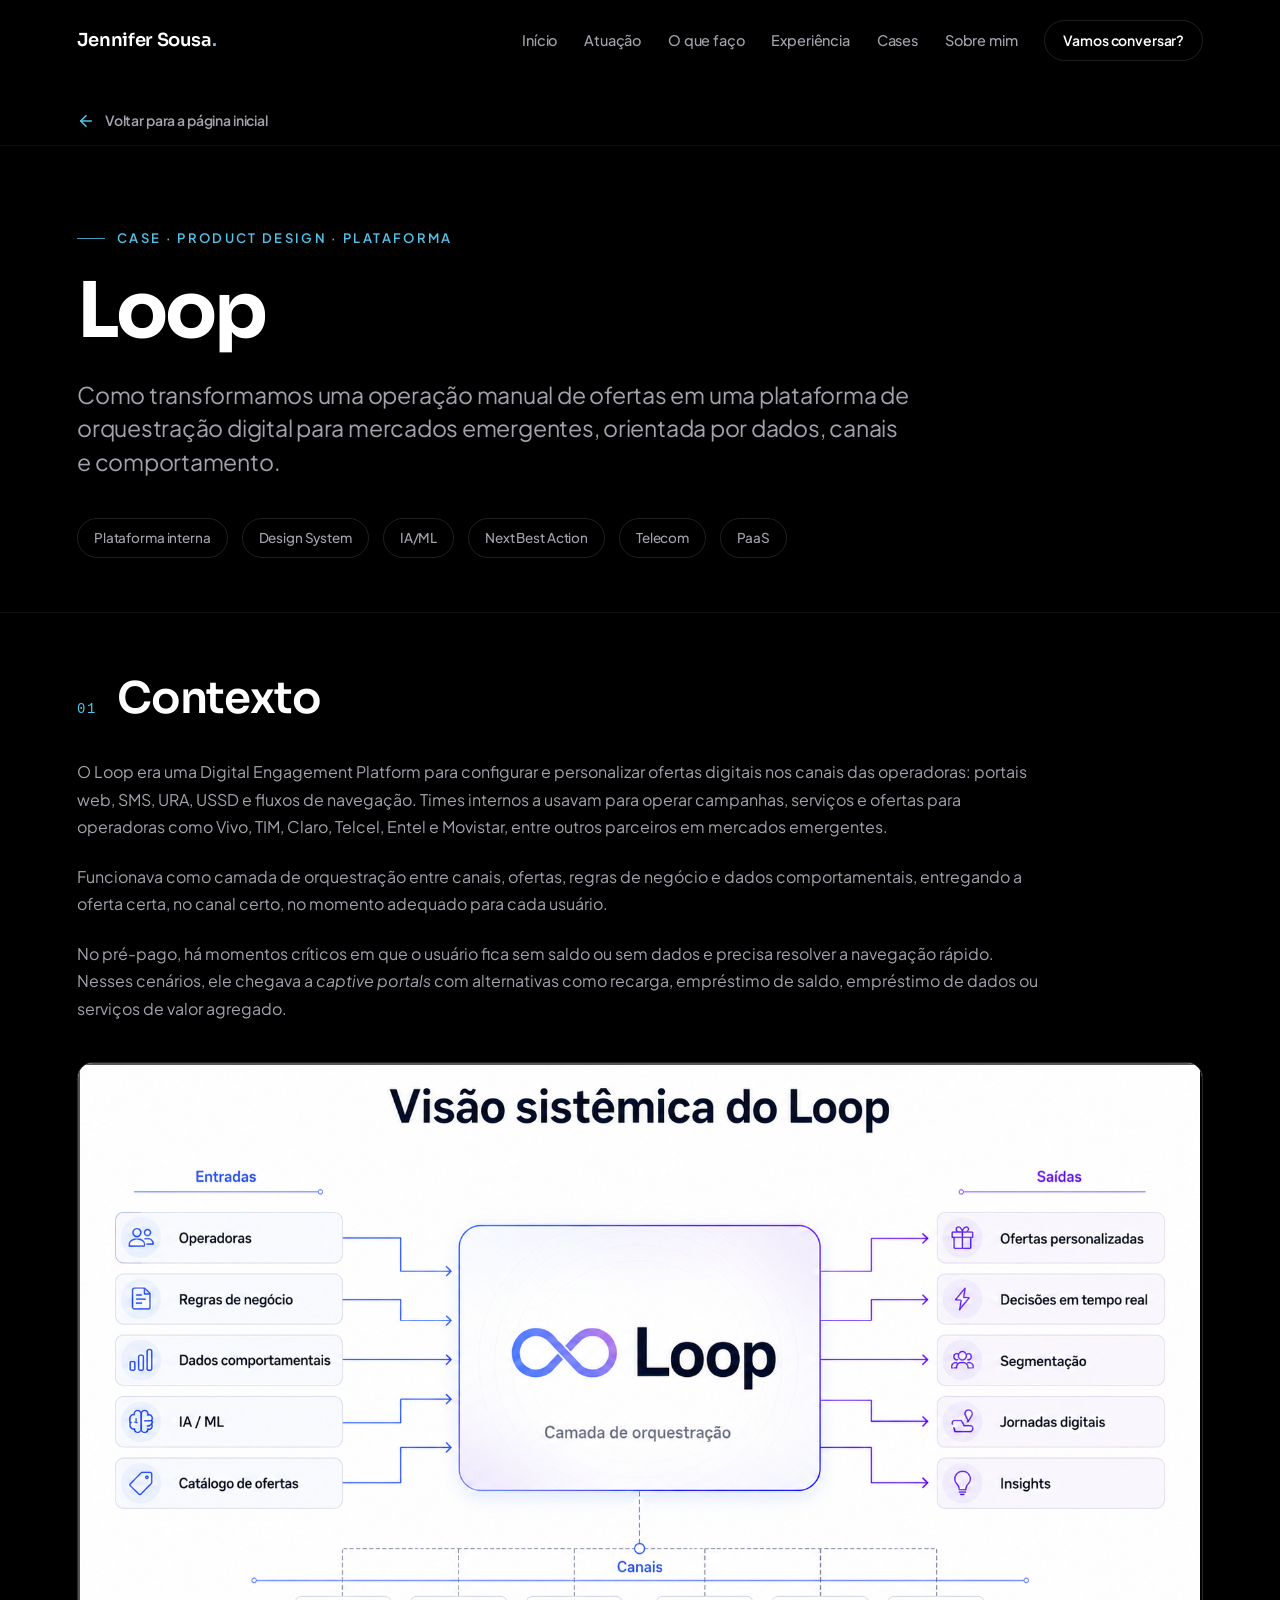
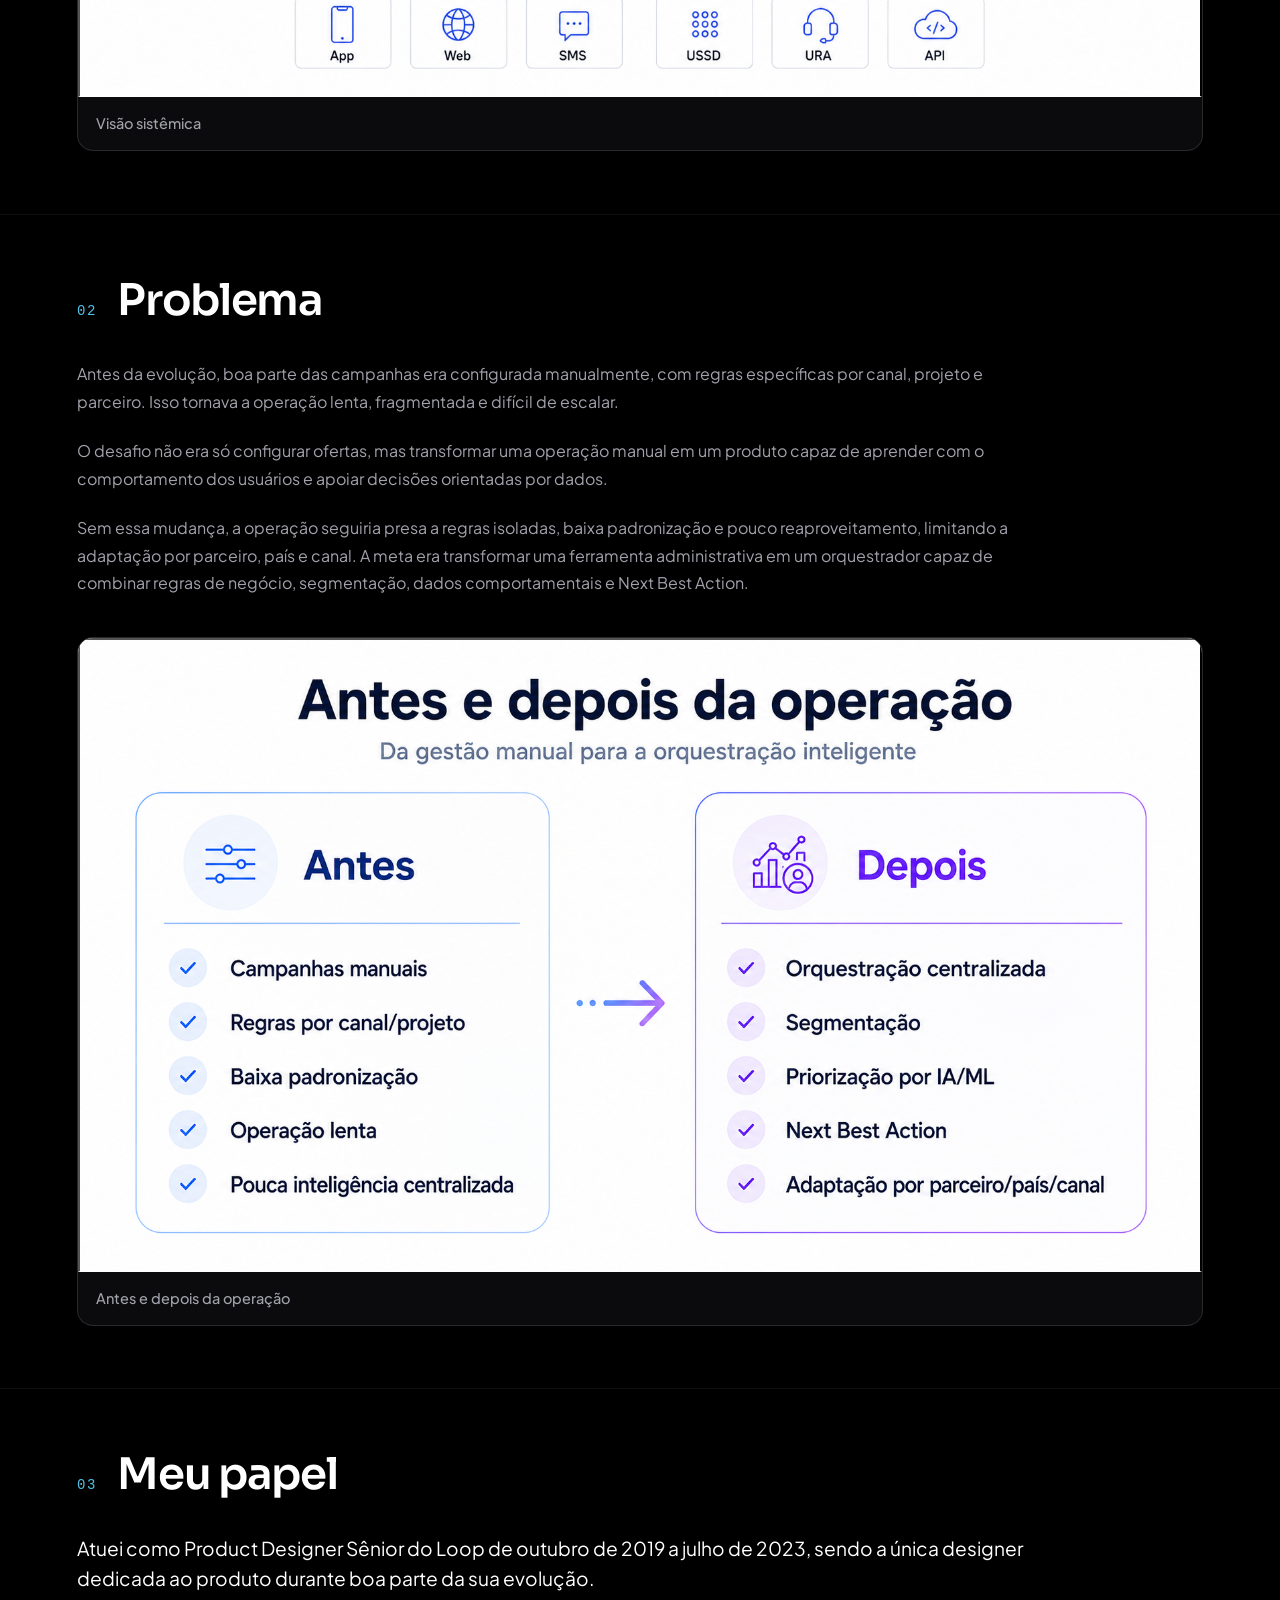
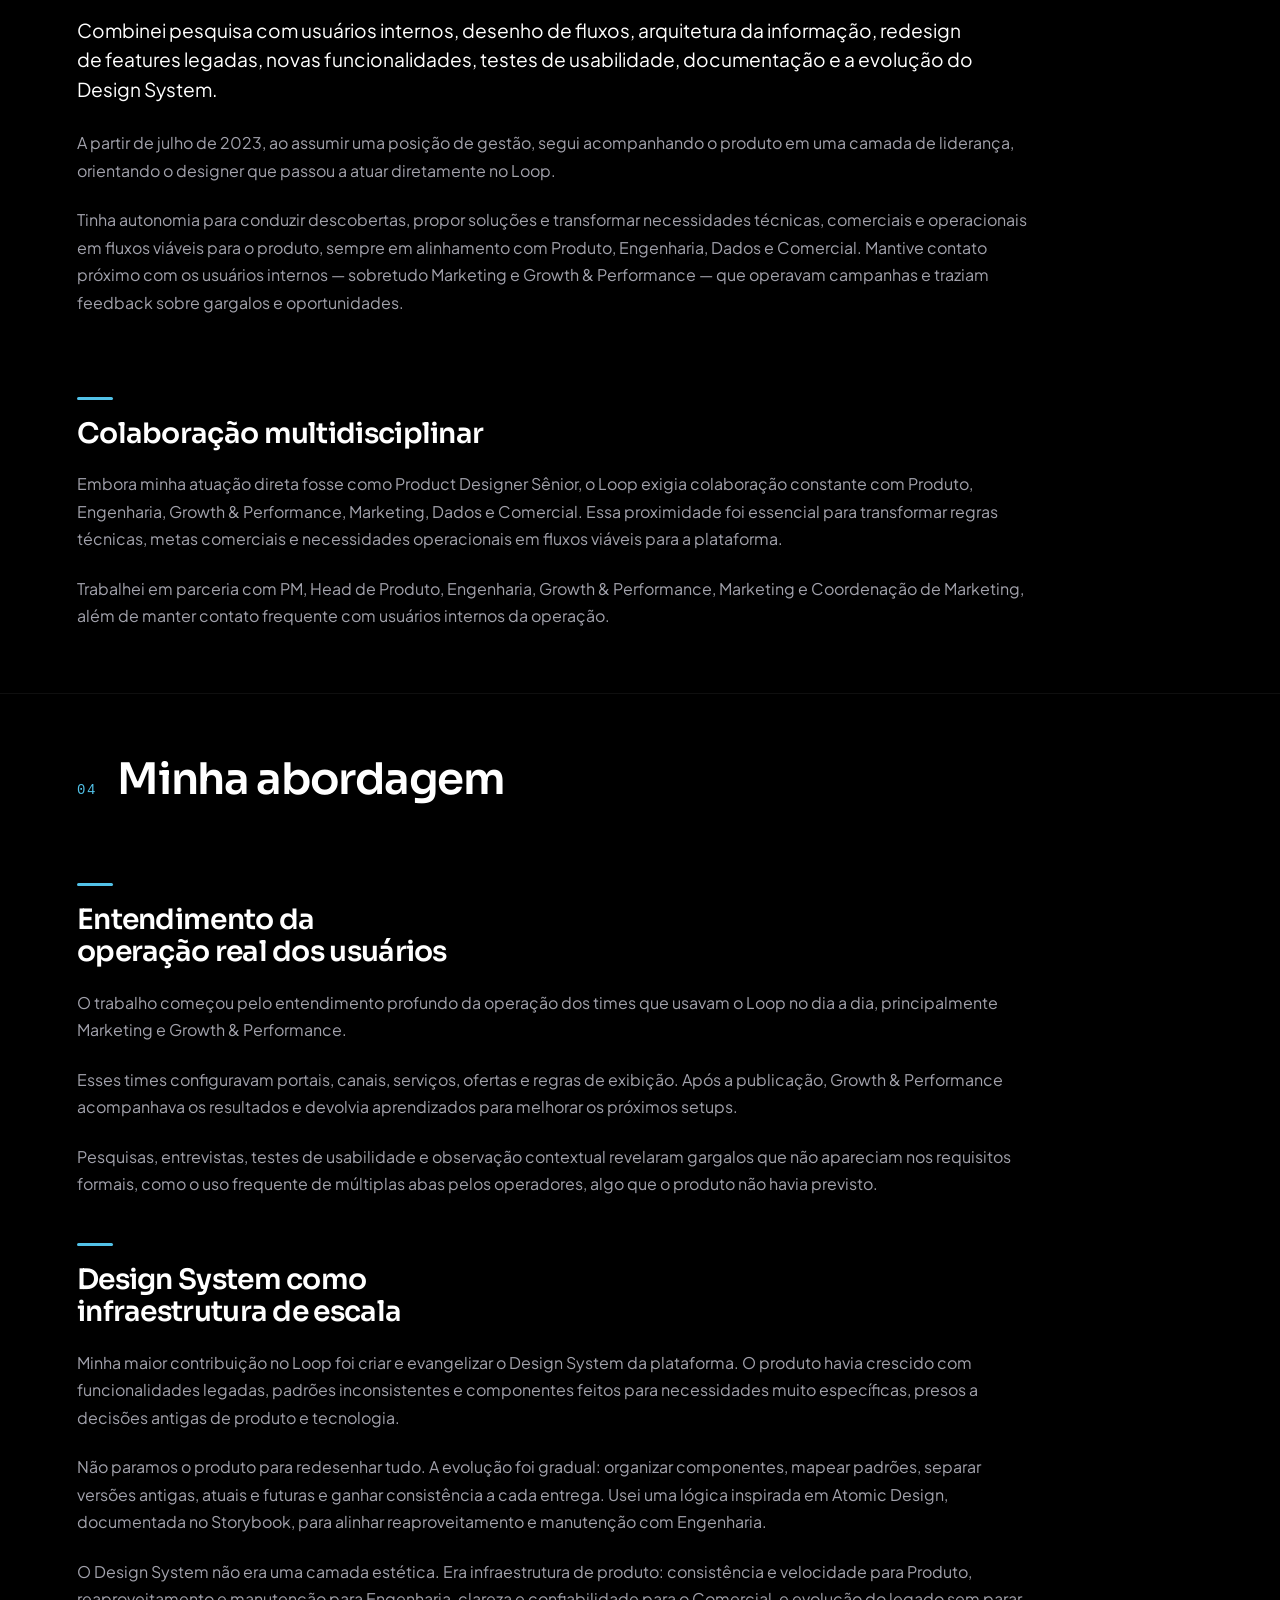
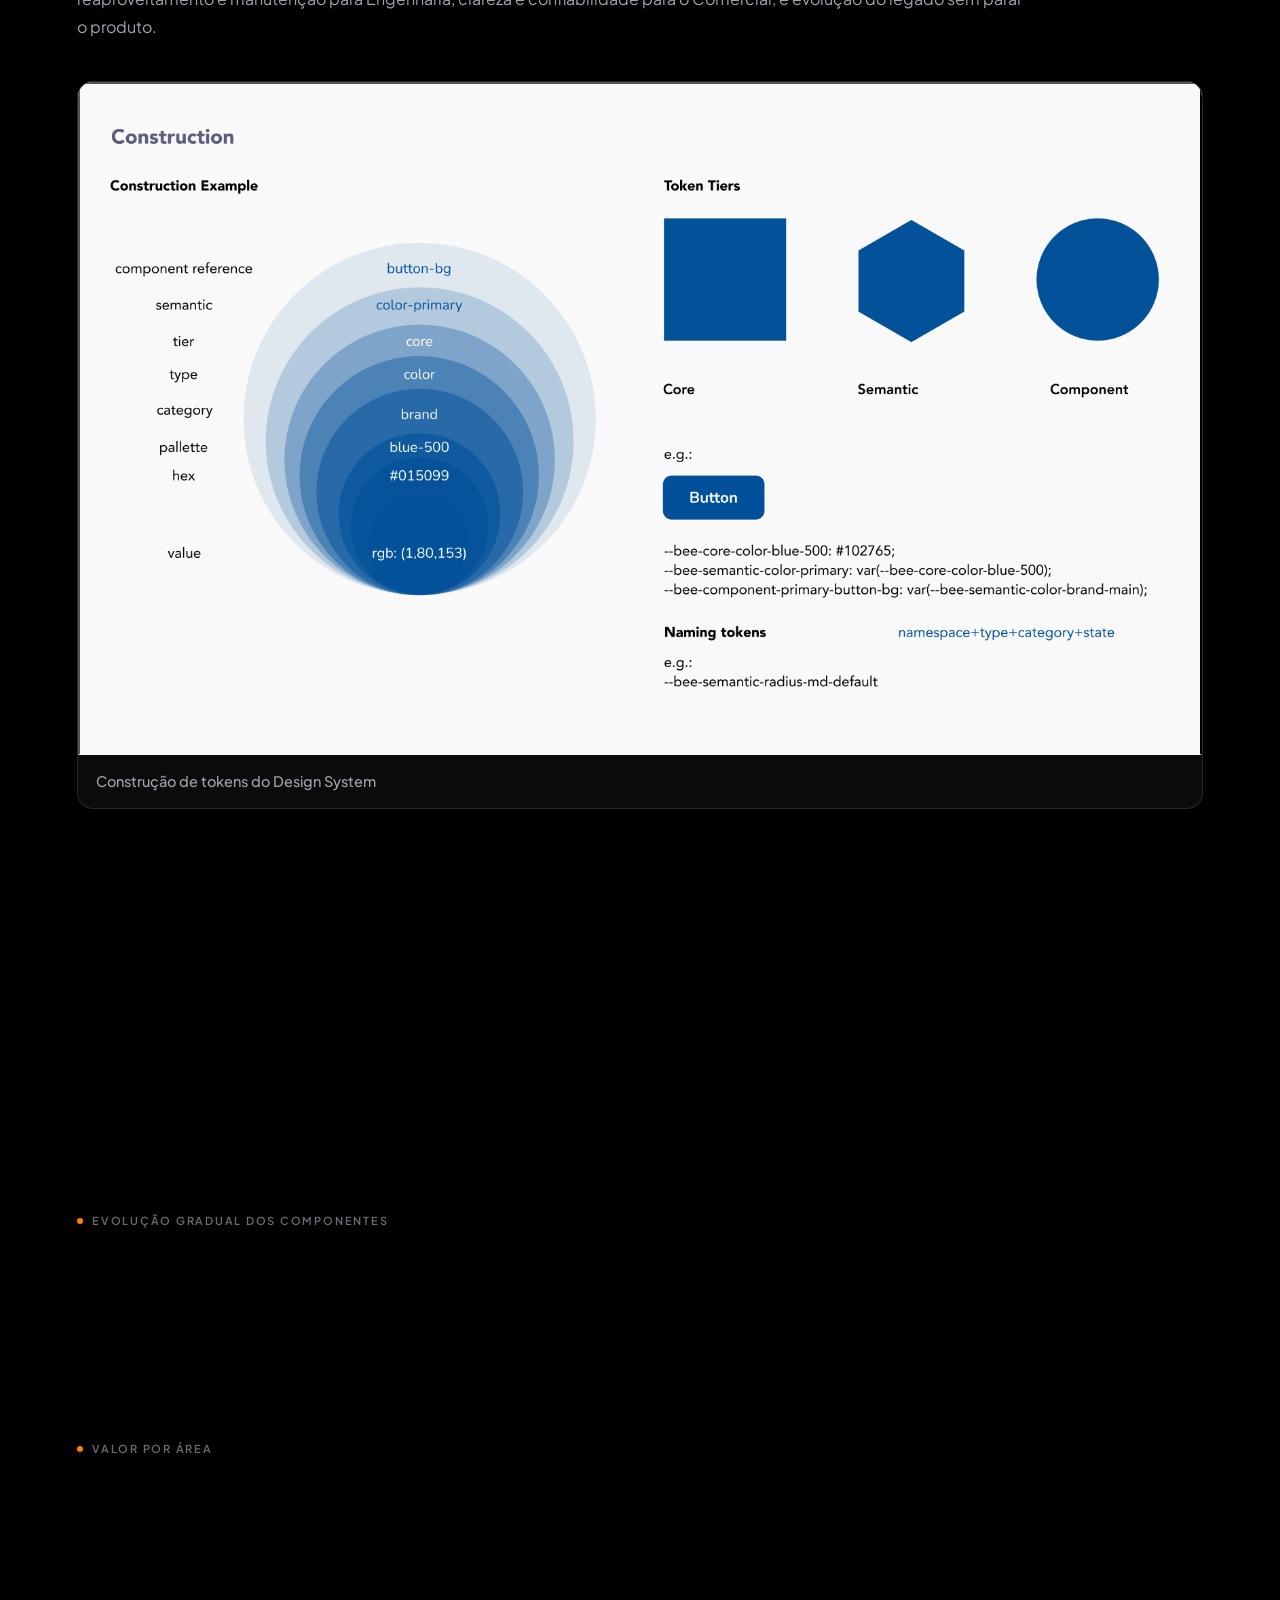
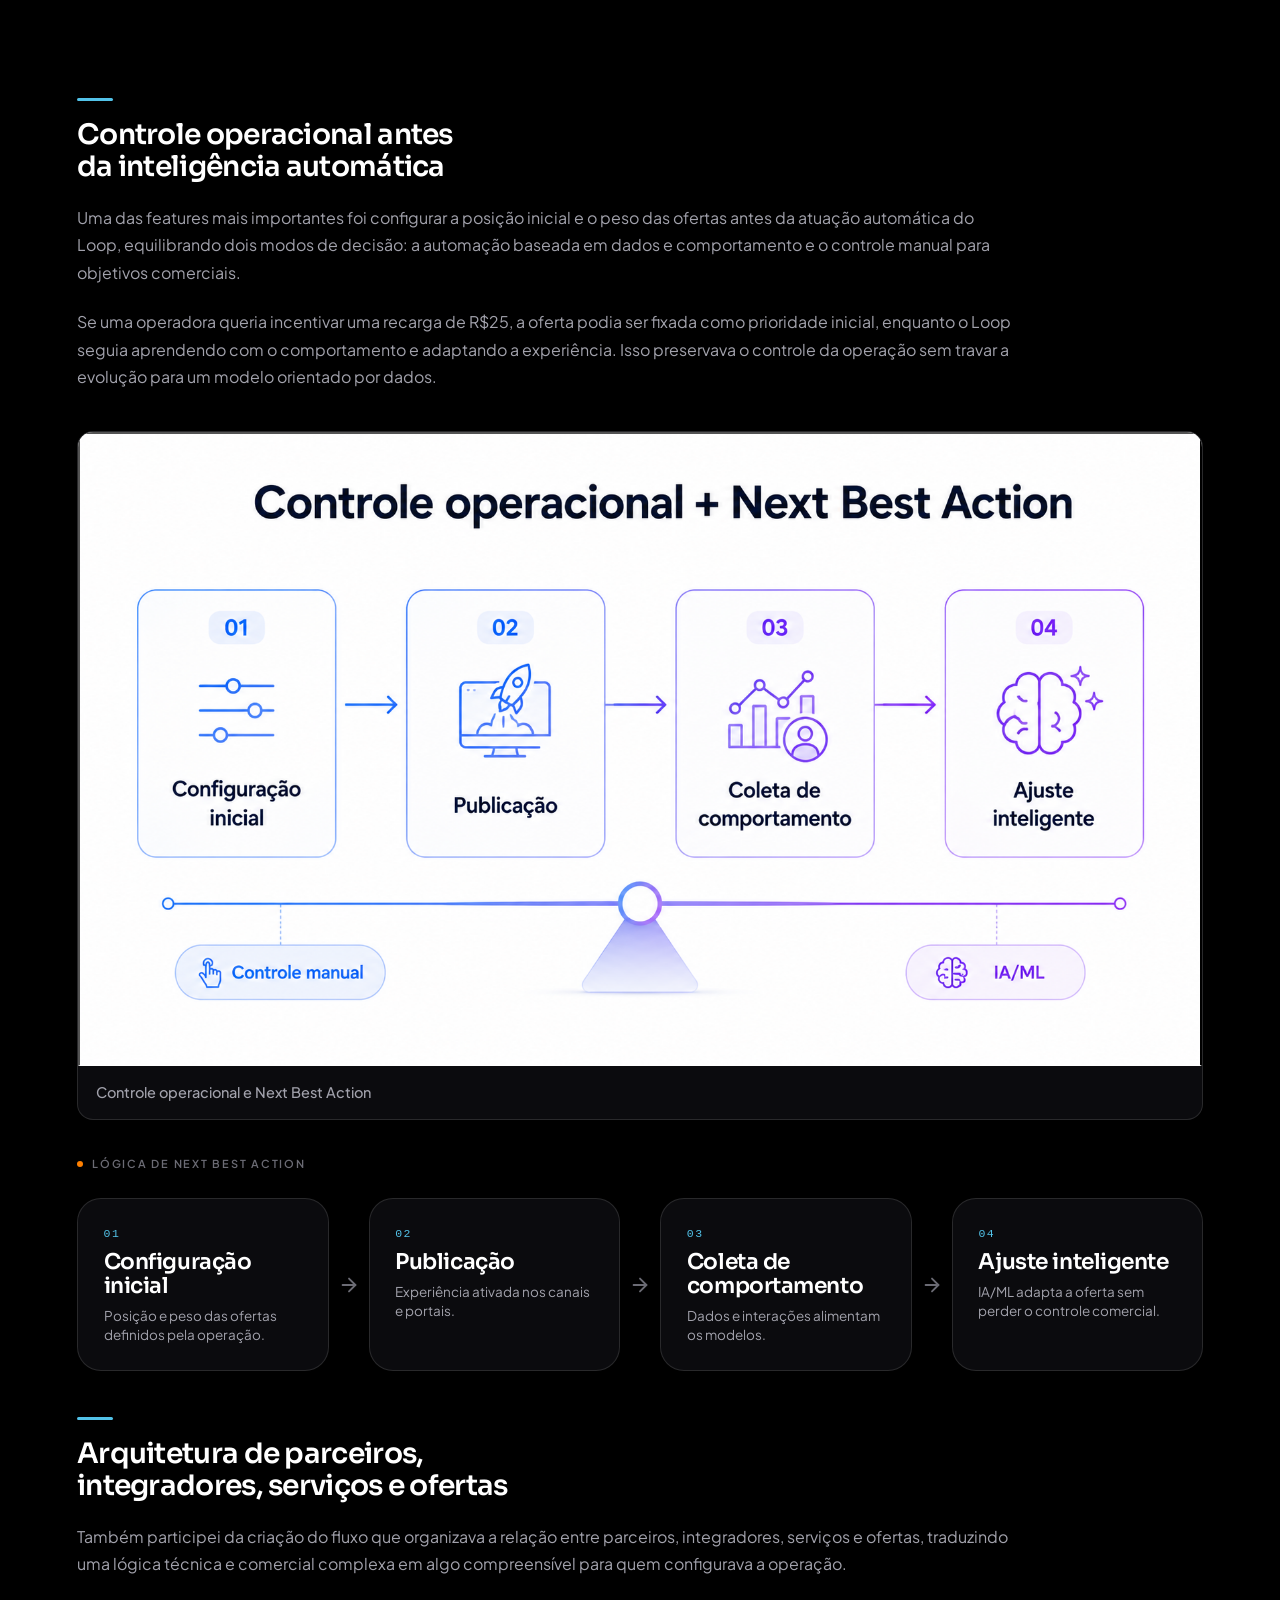
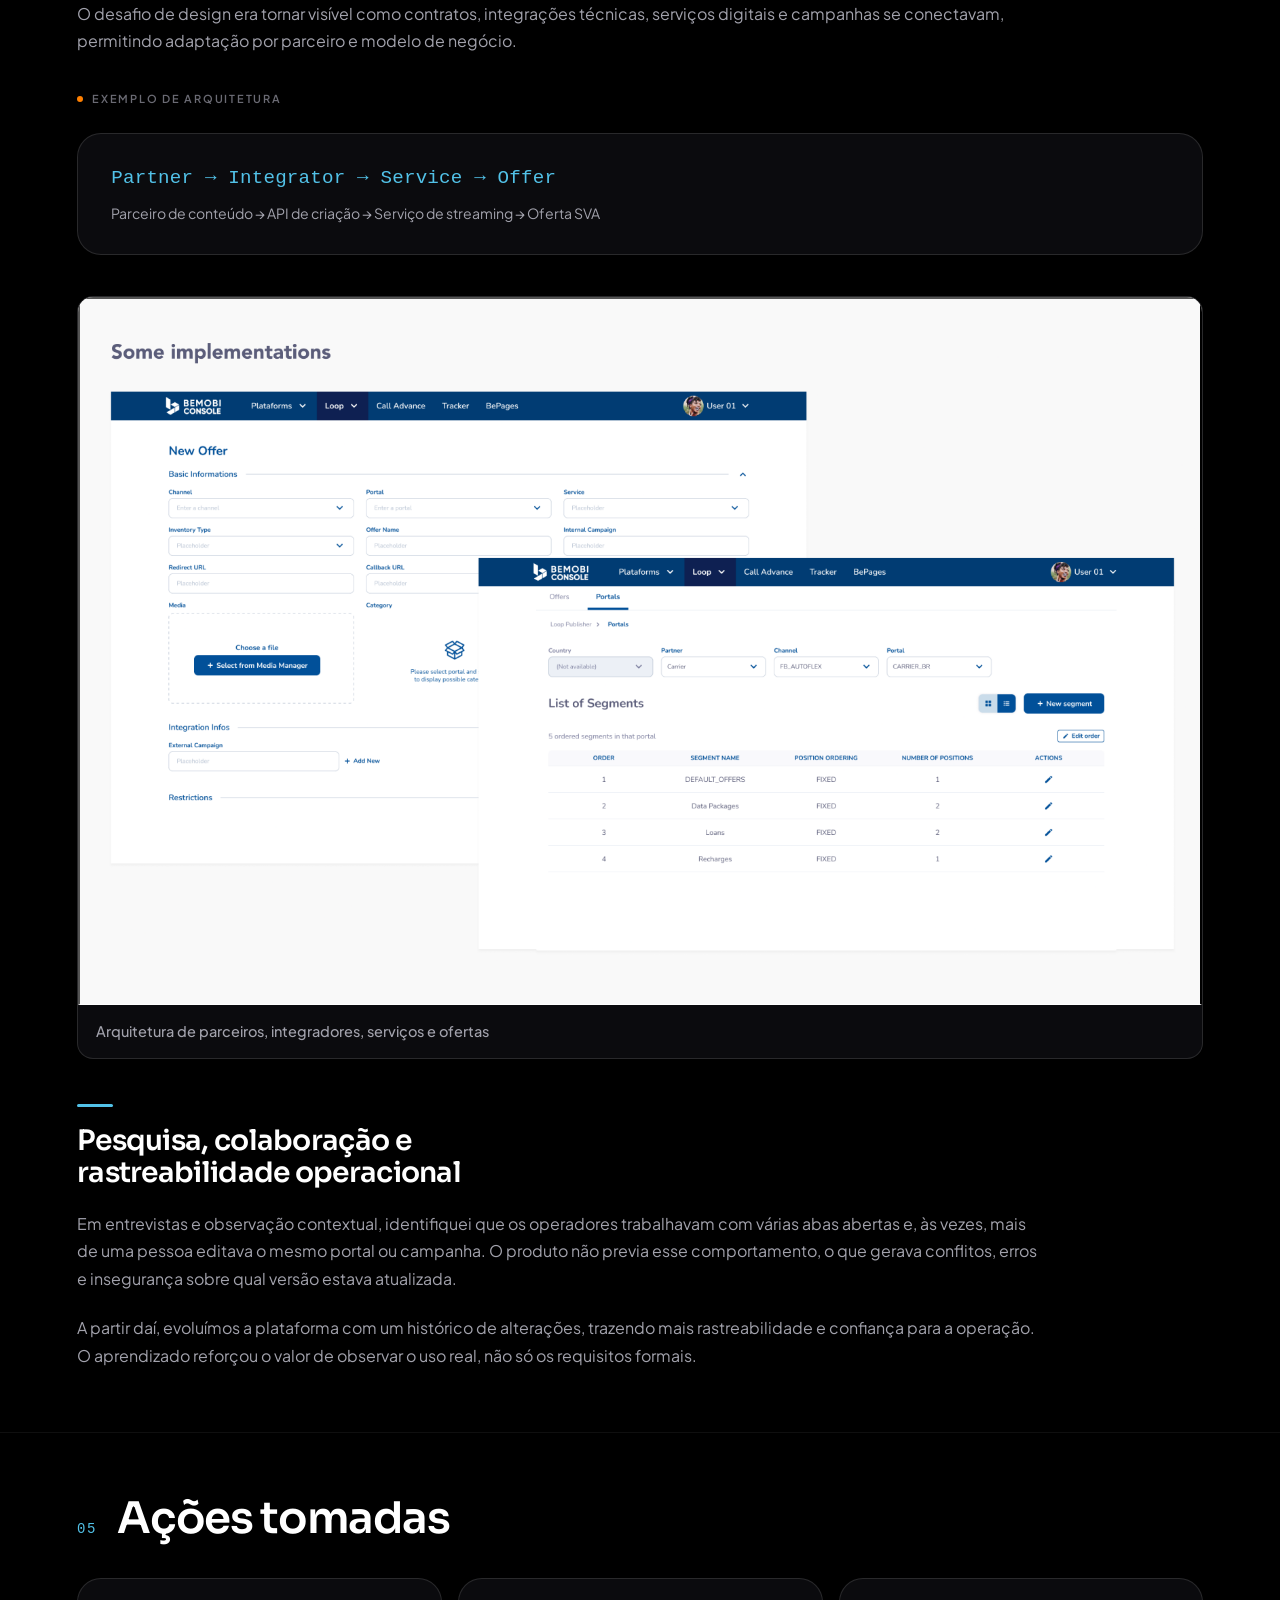
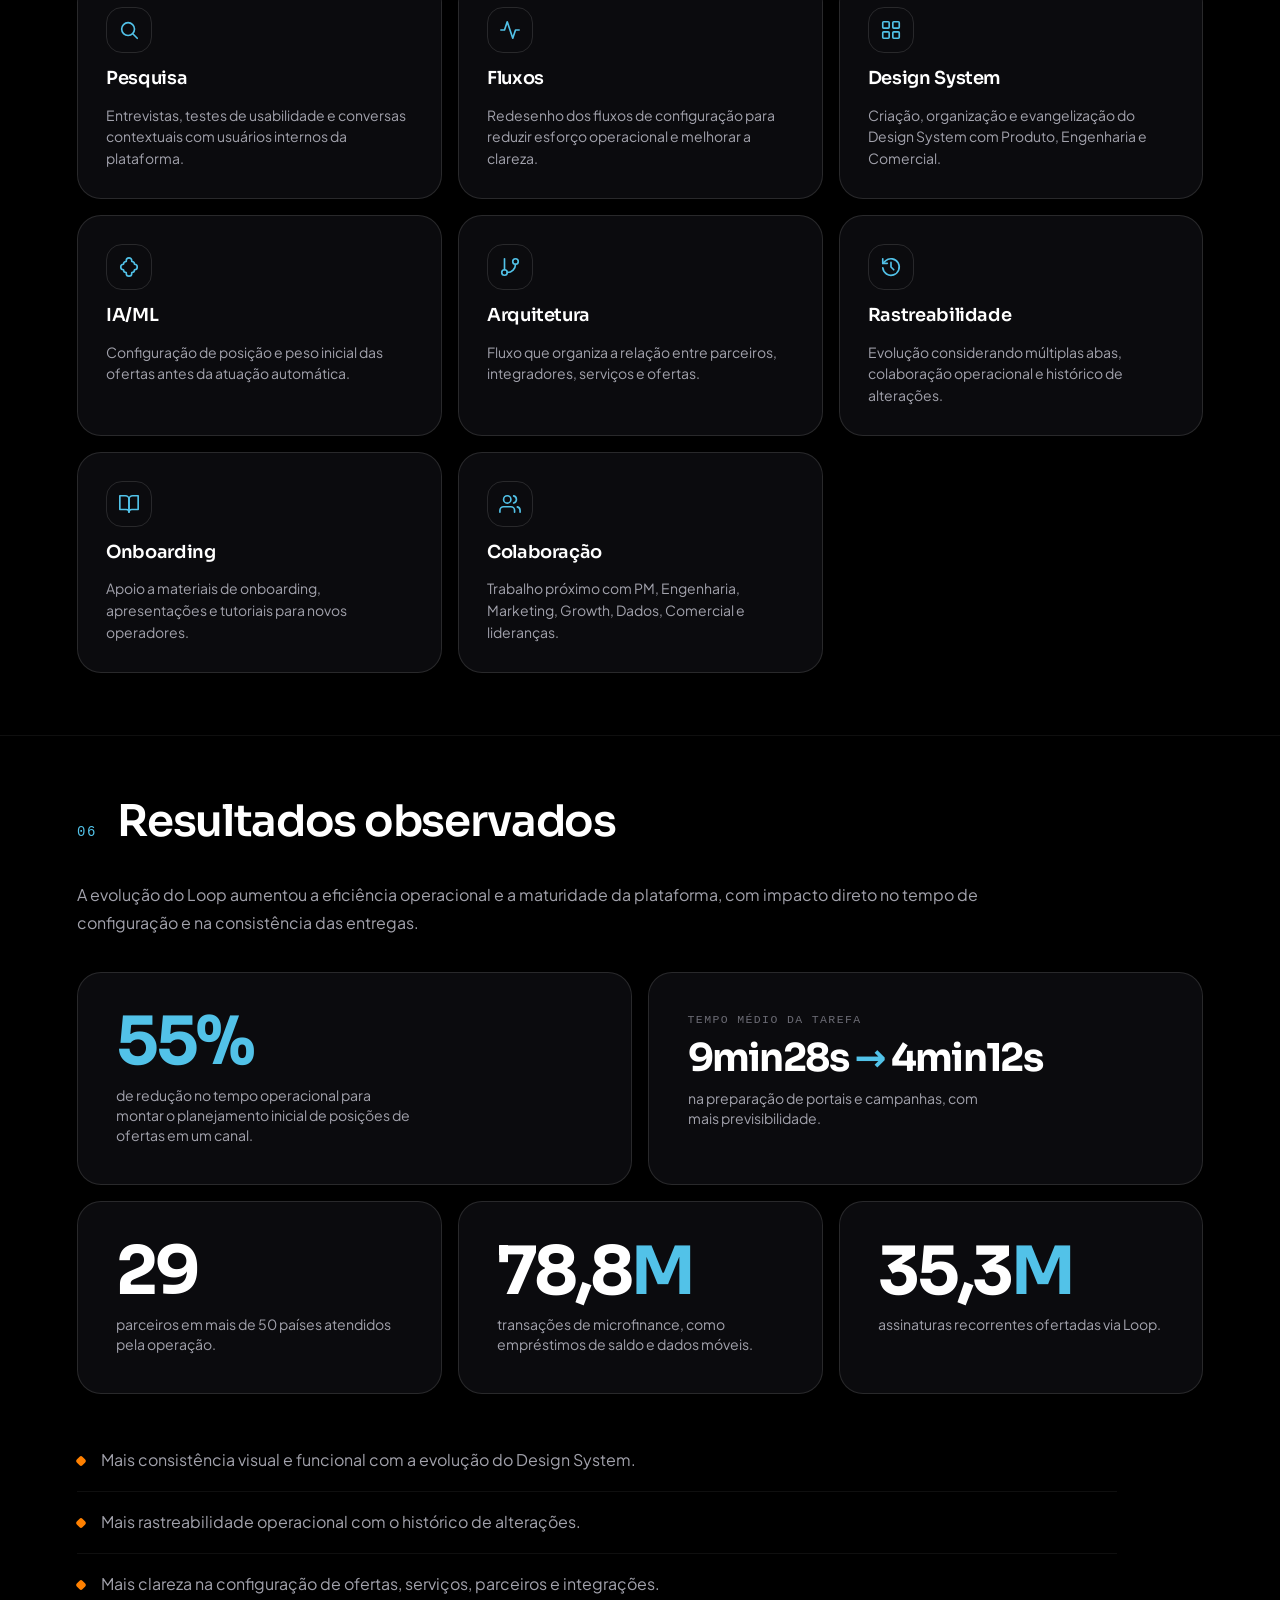
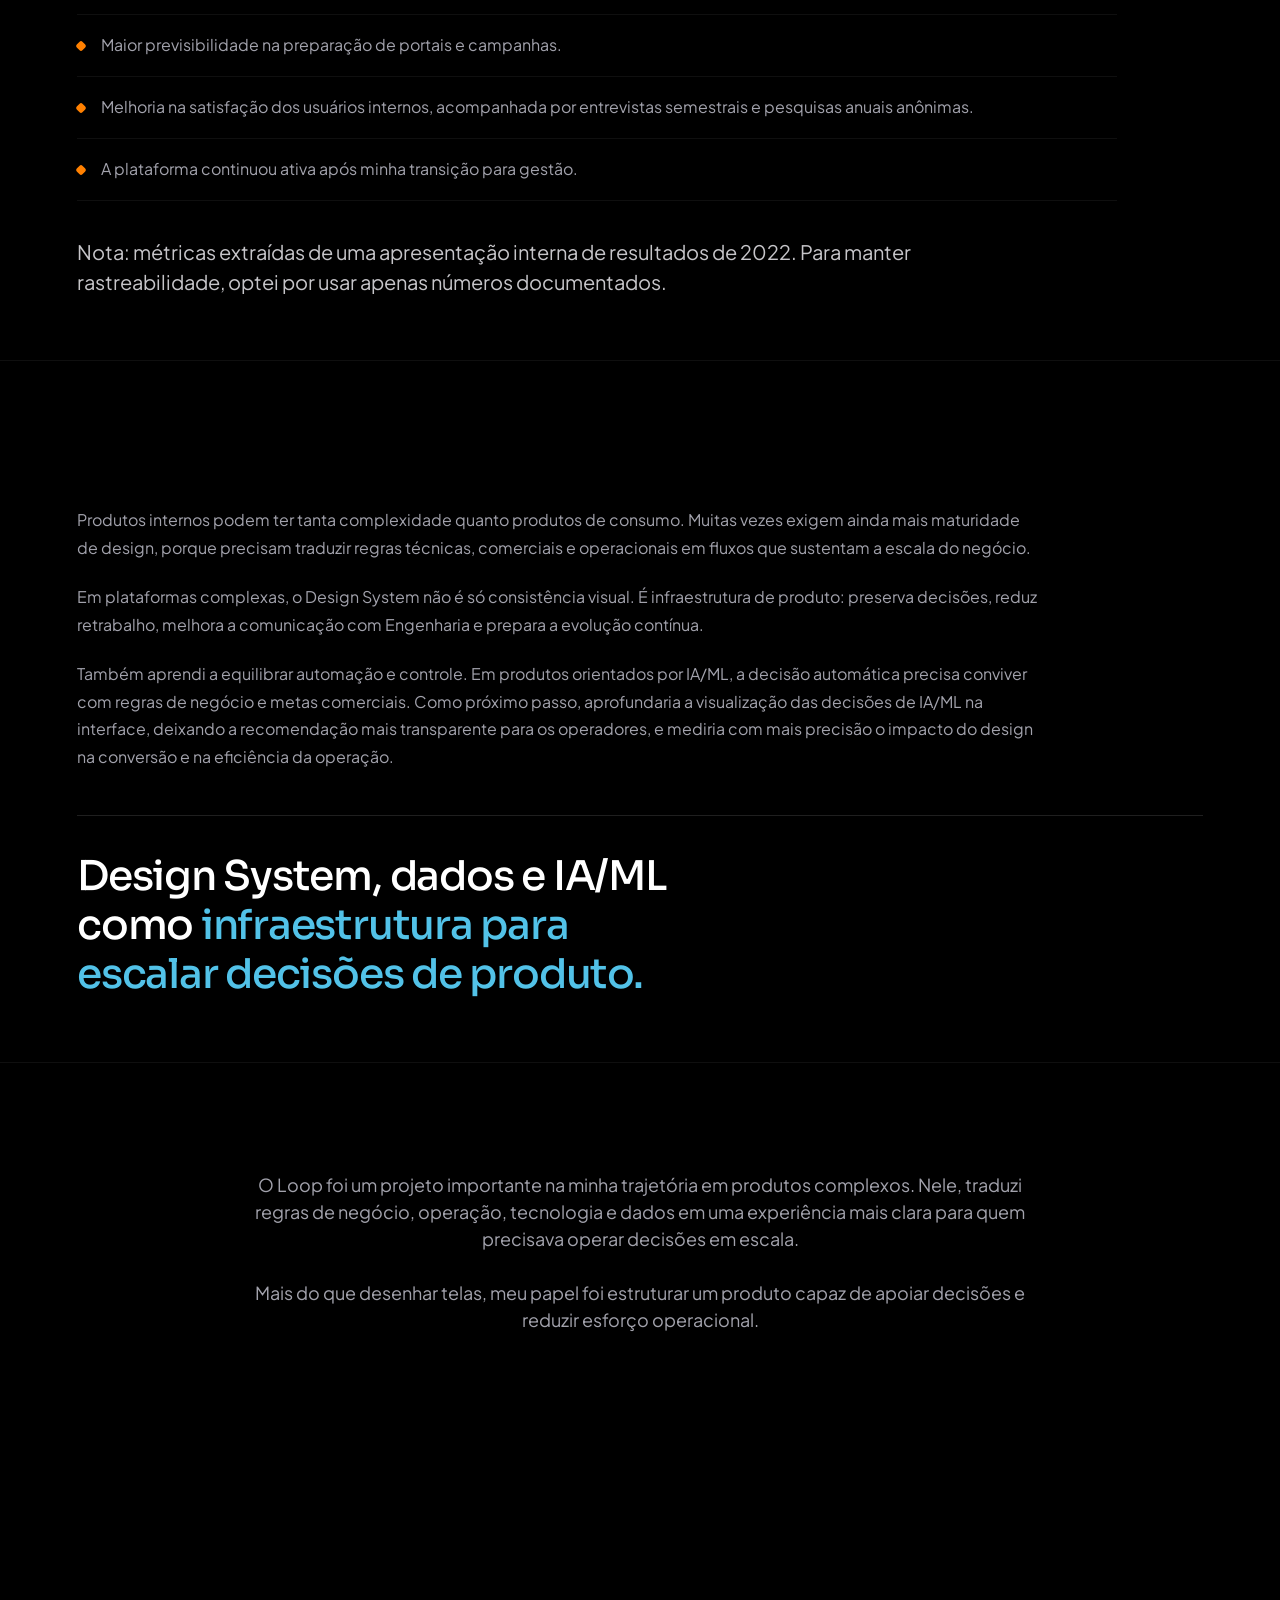
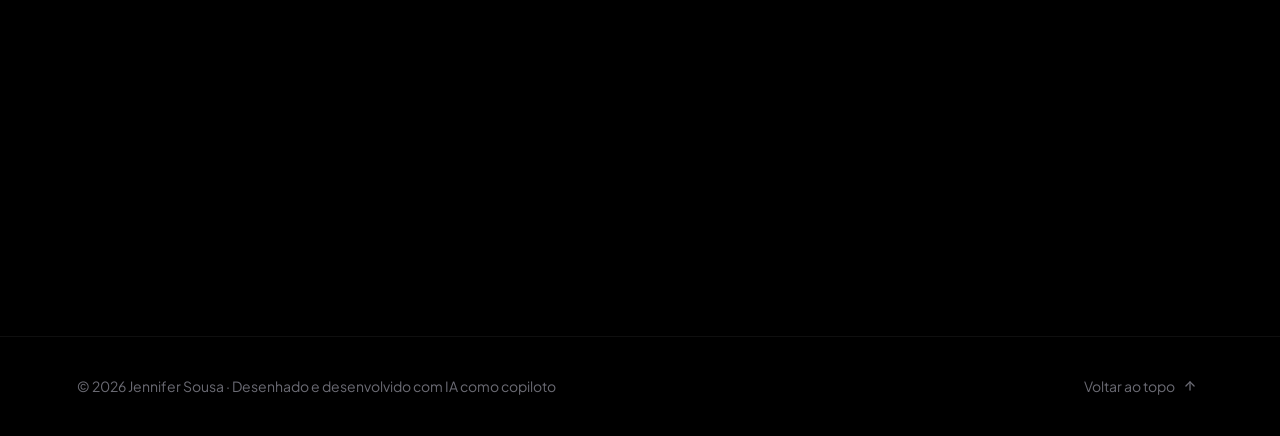
<file: uploads/Site portfolio/Case Loop.html>
<!DOCTYPE html>
<html lang="pt-BR" data-anim="on">
<head>
<meta charset="UTF-8" />
<meta name="viewport" content="width=device-width, initial-scale=1.0" />
<title>Loop · Digital Engagement Platform · Jennifer Sousa</title>
<meta name="description" content="Case de Product Design: como transformamos uma operação manual de ofertas em uma plataforma de orquestração digital, com Design System, IA/ML e Next Best Action em telecom." />
<link rel="stylesheet" href="brand-tokens.css" />
<link rel="stylesheet" href="styles.css" />
<link rel="stylesheet" href="case.css" />

<!-- Microsoft Clarity -->
<script type="text/javascript">
   (function(c,l,a,r,i,t,y){
       c[a]=c[a]||function(){(c[a].q=c[a].q||[]).push(arguments)};
       t=l.createElement(r);t.async=1;t.src="https://www.clarity.ms/tag/"+i;
       y=l.getElementsByTagName(r)[0];y.parentNode.insertBefore(t,y);
   })(window, document, "clarity", "script", "wytoc0m8iu");
</script>

<!-- Google Analytics -->
<script async src="https://www.googletagmanager.com/gtag/js?id=G-2RXVHXYRN8"></script>
<script>
 window.dataLayer = window.dataLayer || [];
 function gtag(){dataLayer.push(arguments);}
 gtag('js', new Date());
 gtag('config', 'G-2RXVHXYRN8');
</script>
</head>
<body data-screen-label="Case Loop">

<div class="progress" id="progress"></div>

<!-- ============ NAV ============ -->
<nav class="nav" id="nav">
  <a href="index.html" class="nav__brand">Jennifer Sousa<b>.</b></a>
  <div class="nav__links">
    <a class="nav__link" href="index.html">Início</a>
    <a class="nav__link" href="index.html#highlights">Atuação</a>
    <a class="nav__link" href="index.html#fazer">O que faço</a>
    <a class="nav__link" href="index.html#numeros">Experiência</a>
    <a class="nav__link" href="index.html#cases">Cases</a>
    <a class="nav__link" href="Sobre mim.html">Sobre mim</a>
    <a class="nav__link nav__cta" href="index.html#contato">Vamos conversar?</a>
  </div>
</nav>

<!-- ============ BREADCRUMB ============ -->
<div class="casebar">
  <div class="container">
    <a class="backlink" href="index.html">
      <svg width="18" height="18" viewBox="0 0 24 24" fill="none" stroke="currentColor" stroke-width="2.2" stroke-linecap="round" stroke-linejoin="round"><line x1="19" y1="12" x2="5" y2="12"></line><polyline points="12 19 5 12 12 5"></polyline></svg>
      Voltar para a página inicial
    </a>
  </div>
</div>

<!-- ============ CASE HERO ============ -->
<header class="section case-hero">
  <div class="container">
    <p class="case-hero__kind reveal">Case · Product Design · Plataforma</p>
    <h1 class="case-hero__title reveal" data-d="1">Loop</h1>
    <p class="case-hero__sub reveal" data-d="2">Como transformamos uma operação manual de ofertas em uma plataforma de orquestração digital para mercados emergentes, orientada por dados, canais e comportamento.</p>
    <div class="case-hero__meta reveal" data-d="3">
      <span>Plataforma interna</span>
      <span>Design System</span>
      <span>IA/ML</span>
      <span>Next Best Action</span>
      <span>Telecom</span>
      <span>PaaS</span>
    </div>
  </div>
</header>

<!-- ============ 01 CONTEXTO ============ -->
<section class="cs">
  <div class="container">
    <div class="cs__head reveal">
      <span class="cs__num">01</span>
      <h2 class="cs__title">Contexto</h2>
    </div>
    <div class="cs__body reveal" data-d="1">
      <p>O Loop era uma Digital Engagement Platform para configurar e personalizar ofertas digitais nos canais das operadoras: portais web, SMS, URA, USSD e fluxos de navegação. Times internos a usavam para operar campanhas, serviços e ofertas para operadoras como Vivo, TIM, Claro, Telcel, Entel e Movistar, entre outros parceiros em mercados emergentes.</p>
      <p>Funcionava como camada de orquestração entre canais, ofertas, regras de negócio e dados comportamentais, entregando a oferta certa, no canal certo, no momento adequado para cada usuário.</p>
      <p>No pré-pago, há momentos críticos em que o usuário fica sem saldo ou sem dados e precisa resolver a navegação rápido. Nesses cenários, ele chegava a <em>captive portals</em> com alternativas como recarga, empréstimo de saldo, empréstimo de dados ou serviços de valor agregado.</p>
    </div>

    <div class="placeholders is-1 reveal" data-d="1">
      <figure class="ph ph--img ph--full">
        <button class="ph__frame" type="button" data-lightbox="assets/case-loop/loop-visao-sistemica.png" data-cap="Visão sistêmica" aria-label="Ampliar: Visão sistêmica">
          <img src="assets/case-loop/loop-visao-sistemica.png" alt="Visão sistêmica do Loop como camada de orquestração entre entradas, canais e saídas" loading="lazy" />
          <span class="ph__zoom"><svg viewBox="0 0 24 24" fill="none" stroke="currentColor" stroke-width="2" stroke-linecap="round" stroke-linejoin="round"><polyline points="15 3 21 3 21 9"></polyline><polyline points="9 21 3 21 3 15"></polyline><line x1="21" y1="3" x2="14" y2="10"></line><line x1="3" y1="21" x2="10" y2="14"></line></svg></span>
        </button>
        <figcaption class="ph__cap">Visão sistêmica</figcaption>
      </figure>
    </div>
  </div>
</section>

<!-- ============ 02 PROBLEMA ============ -->
<section class="cs">
  <div class="container">
    <div class="cs__head reveal">
      <span class="cs__num">02</span>
      <h2 class="cs__title">Problema</h2>
    </div>
    <div class="cs__body reveal" data-d="1">
      <p>Antes da evolução, boa parte das campanhas era configurada manualmente, com regras específicas por canal, projeto e parceiro. Isso tornava a operação lenta, fragmentada e difícil de escalar.</p>
      <p>O desafio não era só configurar ofertas, mas transformar uma operação manual em um produto capaz de aprender com o comportamento dos usuários e apoiar decisões orientadas por dados.</p>
      <p>Sem essa mudança, a operação seguiria presa a regras isoladas, baixa padronização e pouco reaproveitamento, limitando a adaptação por parceiro, país e canal. A meta era transformar uma ferramenta administrativa em um orquestrador capaz de combinar regras de negócio, segmentação, dados comportamentais e Next Best Action.</p>
    </div>

    <div class="placeholders is-1 reveal" data-d="1">
      <figure class="ph ph--img ph--full">
        <button class="ph__frame" type="button" data-lightbox="assets/case-loop/loop-antes-depois.png" data-cap="Antes e depois da operação" aria-label="Ampliar: Antes e depois da operação">
          <img src="assets/case-loop/loop-antes-depois.png" alt="Comparativo entre a gestão manual e a orquestração inteligente das ofertas" loading="lazy" />
          <span class="ph__zoom"><svg viewBox="0 0 24 24" fill="none" stroke="currentColor" stroke-width="2" stroke-linecap="round" stroke-linejoin="round"><polyline points="15 3 21 3 21 9"></polyline><polyline points="9 21 3 21 3 15"></polyline><line x1="21" y1="3" x2="14" y2="10"></line><line x1="3" y1="21" x2="10" y2="14"></line></svg></span>
        </button>
        <figcaption class="ph__cap">Antes e depois da operação</figcaption>
      </figure>
    </div>
  </div>
</section>

<!-- ============ 03 MEU PAPEL ============ -->
<section class="cs">
  <div class="container">
    <div class="cs__head reveal">
      <span class="cs__num">03</span>
      <h2 class="cs__title">Meu papel</h2>
    </div>
    <div class="cs__body cs-lead reveal" data-d="1">
      <p>Atuei como Product Designer Sênior do Loop de outubro de 2019 a julho de 2023, sendo a única designer dedicada ao produto durante boa parte da sua evolução.</p>
      <p>Combinei pesquisa com usuários internos, desenho de fluxos, arquitetura da informação, redesign de features legadas, novas funcionalidades, testes de usabilidade, documentação e a evolução do Design System.</p>
    </div>
    <div class="cs__body reveal" data-d="2" style="margin-top:24px;">
      <p>A partir de julho de 2023, ao assumir uma posição de gestão, segui acompanhando o produto em uma camada de liderança, orientando o designer que passou a atuar diretamente no Loop.</p>
      <p>Tinha autonomia para conduzir descobertas, propor soluções e transformar necessidades técnicas, comerciais e operacionais em fluxos viáveis para o produto, sempre em alinhamento com Produto, Engenharia, Dados e Comercial. Mantive contato próximo com os usuários internos &mdash; sobretudo Marketing e Growth &amp; Performance &mdash; que operavam campanhas e traziam feedback sobre gargalos e oportunidades.</p>
    </div>

    <div class="cs-block reveal" data-d="3" style="margin-top:clamp(28px,4vh,44px);">
      <h3 class="cs-block__title">Colaboração multidisciplinar</h3>
      <div class="cs__body">
        <p>Embora minha atuação direta fosse como Product Designer Sênior, o Loop exigia colaboração constante com Produto, Engenharia, Growth &amp; Performance, Marketing, Dados e Comercial. Essa proximidade foi essencial para transformar regras técnicas, metas comerciais e necessidades operacionais em fluxos viáveis para a plataforma.</p>
        <p>Trabalhei em parceria com PM, Head de Produto, Engenharia, Growth &amp; Performance, Marketing e Coordenação de Marketing, além de manter contato frequente com usuários internos da operação.</p>
      </div>
    </div>

  </div>
</section>

<!-- ============ 04 MINHA ABORDAGEM ============ -->
<section class="cs">
  <div class="container">
    <div class="cs__head reveal">
      <span class="cs__num">04</span>
      <h2 class="cs__title">Minha abordagem</h2>
    </div>

    <!-- 4.1 Entendimento da operação real -->
    <div class="cs-block reveal">
      <h3 class="cs-block__title">Entendimento da operação real dos usuários</h3>
      <div class="cs__body">
        <p>O trabalho começou pelo entendimento profundo da operação dos times que usavam o Loop no dia a dia, principalmente Marketing e Growth &amp; Performance.</p>
        <p>Esses times configuravam portais, canais, serviços, ofertas e regras de exibição. Após a publicação, Growth &amp; Performance acompanhava os resultados e devolvia aprendizados para melhorar os próximos setups.</p>
        <p>Pesquisas, entrevistas, testes de usabilidade e observação contextual revelaram gargalos que não apareciam nos requisitos formais, como o uso frequente de múltiplas abas pelos operadores, algo que o produto não havia previsto.</p>
      </div>
    </div>

    <!-- 4.2 Design System -->
    <div class="cs-block reveal">
      <h3 class="cs-block__title">Design System como infraestrutura de escala</h3>
      <div class="cs__body">
        <p>Minha maior contribuição no Loop foi criar e evangelizar o Design System da plataforma. O produto havia crescido com funcionalidades legadas, padrões inconsistentes e componentes feitos para necessidades muito específicas, presos a decisões antigas de produto e tecnologia.</p>
        <p>Não paramos o produto para redesenhar tudo. A evolução foi gradual: organizar componentes, mapear padrões, separar versões antigas, atuais e futuras e ganhar consistência a cada entrega. Usei uma lógica inspirada em Atomic Design, documentada no Storybook, para alinhar reaproveitamento e manutenção com Engenharia.</p>
        <p>O Design System não era uma camada estética. Era infraestrutura de produto: consistência e velocidade para Produto, reaproveitamento e manutenção para Engenharia, clareza e confiabilidade para o Comercial, e evolução do legado sem parar o produto.</p>
      </div>

      <div class="placeholders is-1 reveal" data-d="1">
        <figure class="ph ph--img ph--full">
          <button class="ph__frame" type="button" data-lightbox="assets/case-loop/loop-ds-construction.png" data-cap="Construção de tokens do Design System" aria-label="Ampliar: Construção de tokens do Design System">
            <img src="assets/case-loop/loop-ds-construction.png" alt="Construção de design tokens em camadas core, semantic e component" loading="lazy" />
            <span class="ph__zoom"><svg viewBox="0 0 24 24" fill="none" stroke="currentColor" stroke-width="2" stroke-linecap="round" stroke-linejoin="round"><polyline points="15 3 21 3 21 9"></polyline><polyline points="9 21 3 21 3 15"></polyline><line x1="21" y1="3" x2="14" y2="10"></line><line x1="3" y1="21" x2="10" y2="14"></line></svg></span>
          </button>
          <figcaption class="ph__cap">Construção de tokens do Design System</figcaption>
        </figure>
      </div>

      <div class="placeholders reveal" data-d="1">
        <figure class="ph ph--img">
          <button class="ph__frame" type="button" data-lightbox="assets/case-loop/loop-ds-layout.png" data-cap="Fundações visuais: cores, tipografia e espaçamento" aria-label="Ampliar: Fundações visuais">
            <img src="assets/case-loop/loop-ds-layout.png" alt="Fundações visuais do Design System: cores, tipografia e espaçamento" loading="lazy" />
            <span class="ph__zoom"><svg viewBox="0 0 24 24" fill="none" stroke="currentColor" stroke-width="2" stroke-linecap="round" stroke-linejoin="round"><polyline points="15 3 21 3 21 9"></polyline><polyline points="9 21 3 21 3 15"></polyline><line x1="21" y1="3" x2="14" y2="10"></line><line x1="3" y1="21" x2="10" y2="14"></line></svg></span>
          </button>
          <figcaption class="ph__cap">Fundações visuais</figcaption>
        </figure>
        <figure class="ph ph--img">
          <button class="ph__frame" type="button" data-lightbox="assets/case-loop/loop-ds-inputs.png" data-cap="Inputs e formulários do Design System" aria-label="Ampliar: Inputs e formulários">
            <img src="assets/case-loop/loop-ds-inputs.png" alt="Catálogo de inputs e formulários com botões, campos e estados" loading="lazy" />
            <span class="ph__zoom"><svg viewBox="0 0 24 24" fill="none" stroke="currentColor" stroke-width="2" stroke-linecap="round" stroke-linejoin="round"><polyline points="15 3 21 3 21 9"></polyline><polyline points="9 21 3 21 3 15"></polyline><line x1="21" y1="3" x2="14" y2="10"></line><line x1="3" y1="21" x2="10" y2="14"></line></svg></span>
          </button>
          <figcaption class="ph__cap">Inputs e formulários</figcaption>
        </figure>
        <figure class="ph ph--img">
          <button class="ph__frame" type="button" data-lightbox="assets/case-loop/loop-ds-handoff.png" data-cap="Handoff de componentes com engenharia" aria-label="Ampliar: Handoff de componentes">
            <img src="assets/case-loop/loop-ds-handoff.png" alt="Exemplo de handoff conectando token, componente e propriedades" loading="lazy" />
            <span class="ph__zoom"><svg viewBox="0 0 24 24" fill="none" stroke="currentColor" stroke-width="2" stroke-linecap="round" stroke-linejoin="round"><polyline points="15 3 21 3 21 9"></polyline><polyline points="9 21 3 21 3 15"></polyline><line x1="21" y1="3" x2="14" y2="10"></line><line x1="3" y1="21" x2="10" y2="14"></line></svg></span>
          </button>
          <figcaption class="ph__cap">Handoff de componentes</figcaption>
        </figure>
      </div>

      <p class="ph-label">Evolução gradual dos componentes</p>
      <div class="flow reveal" data-d="1">
        <div class="flow__node">
          <span class="flow__k">Legado</span>
          <span class="flow__v">Componente legado</span>
          <p class="flow__note">Criado para uma necessidade específica, com limitações técnicas legadas.</p>
        </div>
        <div class="flow__arrow"><svg viewBox="0 0 24 24" fill="none" stroke="currentColor" stroke-width="2" stroke-linecap="round" stroke-linejoin="round"><line x1="5" y1="12" x2="19" y2="12"></line><polyline points="12 5 19 12 12 19"></polyline></svg></div>
        <div class="flow__node">
          <span class="flow__k">Atual</span>
          <span class="flow__v">Padrão consolidado</span>
          <p class="flow__note">Organizado por níveis, documentado e reaproveitável.</p>
        </div>
        <div class="flow__arrow"><svg viewBox="0 0 24 24" fill="none" stroke="currentColor" stroke-width="2" stroke-linecap="round" stroke-linejoin="round"><line x1="5" y1="12" x2="19" y2="12"></line><polyline points="12 5 19 12 12 19"></polyline></svg></div>
        <div class="flow__node">
          <span class="flow__k">Futuro</span>
          <span class="flow__v">Componente escalável</span>
          <p class="flow__note">Preparado para novas regras de negócio e parceiros.</p>
        </div>
      </div>

      <p class="ph-label">Valor por área</p>
      <div class="dsvalue reveal" data-d="1">
        <div class="dsvalue__cell">
          <p class="dsvalue__k">Produto</p>
          <p class="dsvalue__v">Consistência e velocidade nas entregas.</p>
        </div>
        <div class="dsvalue__cell">
          <p class="dsvalue__k">Engenharia</p>
          <p class="dsvalue__v">Reaproveitamento e manutenção mais simples.</p>
        </div>
        <div class="dsvalue__cell">
          <p class="dsvalue__k">Comercial</p>
          <p class="dsvalue__v">Clareza e confiabilidade nas evoluções.</p>
        </div>
      </div>
      <p class="reveal" style="margin-top:16px;font-size:var(--fs-caption);color:var(--fg-3);max-width:60ch;">Documentado no Storybook para alinhar reaproveitamento e manutenção com Engenharia.</p>
    </div>

    <!-- 4.3 Controle operacional antes da inteligência automática -->
    <div class="cs-block reveal">
      <h3 class="cs-block__title">Controle operacional antes da inteligência automática</h3>
      <div class="cs__body">
        <p>Uma das features mais importantes foi configurar a posição inicial e o peso das ofertas antes da atuação automática do Loop, equilibrando dois modos de decisão: a automação baseada em dados e comportamento e o controle manual para objetivos comerciais.</p>
        <p>Se uma operadora queria incentivar uma recarga de R$25, a oferta podia ser fixada como prioridade inicial, enquanto o Loop seguia aprendendo com o comportamento e adaptando a experiência. Isso preservava o controle da operação sem travar a evolução para um modelo orientado por dados.</p>
      </div>

      <div class="placeholders is-1 reveal" data-d="1">
        <figure class="ph ph--img ph--full">
          <button class="ph__frame" type="button" data-lightbox="assets/case-loop/loop-controle-ia.png" data-cap="Controle operacional e Next Best Action" aria-label="Ampliar: Controle operacional e Next Best Action">
            <img src="assets/case-loop/loop-controle-ia.png" alt="Fluxo de controle operacional equilibrando controle manual e IA/ML" loading="lazy" />
            <span class="ph__zoom"><svg viewBox="0 0 24 24" fill="none" stroke="currentColor" stroke-width="2" stroke-linecap="round" stroke-linejoin="round"><polyline points="15 3 21 3 21 9"></polyline><polyline points="9 21 3 21 3 15"></polyline><line x1="21" y1="3" x2="14" y2="10"></line><line x1="3" y1="21" x2="10" y2="14"></line></svg></span>
          </button>
          <figcaption class="ph__cap">Controle operacional e Next Best Action</figcaption>
        </figure>
      </div>

      <p class="ph-label">Lógica de Next Best Action</p>
      <div class="flow reveal" data-d="1">
        <div class="flow__node">
          <span class="flow__k">01</span>
          <span class="flow__v">Configuração inicial</span>
          <p class="flow__note">Posição e peso das ofertas definidos pela operação.</p>
        </div>
        <div class="flow__arrow"><svg viewBox="0 0 24 24" fill="none" stroke="currentColor" stroke-width="2" stroke-linecap="round" stroke-linejoin="round"><line x1="5" y1="12" x2="19" y2="12"></line><polyline points="12 5 19 12 12 19"></polyline></svg></div>
        <div class="flow__node">
          <span class="flow__k">02</span>
          <span class="flow__v">Publicação</span>
          <p class="flow__note">Experiência ativada nos canais e portais.</p>
        </div>
        <div class="flow__arrow"><svg viewBox="0 0 24 24" fill="none" stroke="currentColor" stroke-width="2" stroke-linecap="round" stroke-linejoin="round"><line x1="5" y1="12" x2="19" y2="12"></line><polyline points="12 5 19 12 12 19"></polyline></svg></div>
        <div class="flow__node">
          <span class="flow__k">03</span>
          <span class="flow__v">Coleta de comportamento</span>
          <p class="flow__note">Dados e interações alimentam os modelos.</p>
        </div>
        <div class="flow__arrow"><svg viewBox="0 0 24 24" fill="none" stroke="currentColor" stroke-width="2" stroke-linecap="round" stroke-linejoin="round"><line x1="5" y1="12" x2="19" y2="12"></line><polyline points="12 5 19 12 12 19"></polyline></svg></div>
        <div class="flow__node">
          <span class="flow__k">04</span>
          <span class="flow__v">Ajuste inteligente</span>
          <p class="flow__note">IA/ML adapta a oferta sem perder o controle comercial.</p>
        </div>
      </div>
    </div>

    <!-- 4.4 Arquitetura de parceiros, integradores, serviços e ofertas -->
    <div class="cs-block reveal">
      <h3 class="cs-block__title">Arquitetura de parceiros, integradores, serviços e ofertas</h3>
      <div class="cs__body">
        <p>Também participei da criação do fluxo que organizava a relação entre parceiros, integradores, serviços e ofertas, traduzindo uma lógica técnica e comercial complexa em algo compreensível para quem configurava a operação.</p>
        <p>O desafio de design era tornar visível como contratos, integrações técnicas, serviços digitais e campanhas se conectavam, permitindo adaptação por parceiro e modelo de negócio.</p>
      </div>

      <p class="ph-label">Exemplo de arquitetura</p>
      <div class="archline reveal" data-d="1">
        <code>Partner → Integrator → Service → Offer</code>
        <span>Parceiro de conteúdo → API de criação → Serviço de streaming → Oferta SVA</span>
      </div>

      <div class="placeholders is-1 reveal" data-d="1">
        <figure class="ph ph--img ph--full">
          <button class="ph__frame" type="button" data-lightbox="assets/case-loop/loop-arquitetura.png" data-cap="Arquitetura de parceiros, integradores, serviços e ofertas" aria-label="Ampliar: Arquitetura de parceiros, integradores, serviços e ofertas">
            <img src="assets/case-loop/loop-arquitetura.png" alt="Telas que organizam a relação entre parceiros, integradores, serviços e ofertas" loading="lazy" />
            <span class="ph__zoom"><svg viewBox="0 0 24 24" fill="none" stroke="currentColor" stroke-width="2" stroke-linecap="round" stroke-linejoin="round"><polyline points="15 3 21 3 21 9"></polyline><polyline points="9 21 3 21 3 15"></polyline><line x1="21" y1="3" x2="14" y2="10"></line><line x1="3" y1="21" x2="10" y2="14"></line></svg></span>
          </button>
          <figcaption class="ph__cap">Arquitetura de parceiros, integradores, serviços e ofertas</figcaption>
        </figure>
      </div>
    </div>

    <!-- 4.5 Pesquisa, colaboração e rastreabilidade -->
    <div class="cs-block reveal">
      <h3 class="cs-block__title">Pesquisa, colaboração e rastreabilidade operacional</h3>
      <div class="cs__body">
        <p>Em entrevistas e observação contextual, identifiquei que os operadores trabalhavam com várias abas abertas e, às vezes, mais de uma pessoa editava o mesmo portal ou campanha. O produto não previa esse comportamento, o que gerava conflitos, erros e insegurança sobre qual versão estava atualizada.</p>
        <p>A partir daí, evoluímos a plataforma com um histórico de alterações, trazendo mais rastreabilidade e confiança para a operação. O aprendizado reforçou o valor de observar o uso real, não só os requisitos formais.</p>
      </div>
    </div>
  </div>
</section>

<!-- ============ 05 AÇÕES TOMADAS ============ -->
<section class="cs">
  <div class="container">
    <div class="cs__head reveal">
      <span class="cs__num">05</span>
      <h2 class="cs__title">Ações tomadas</h2>
    </div>
    <div class="action-cards reveal" data-d="1">
      <div class="acard">
        <div class="acard__ico"><svg viewBox="0 0 24 24" fill="none" stroke="currentColor" stroke-width="1.8" stroke-linecap="round" stroke-linejoin="round"><circle cx="11" cy="11" r="7"></circle><line x1="21" y1="21" x2="16.65" y2="16.65"></line></svg></div>
        <h4 class="acard__name">Pesquisa</h4>
        <p class="acard__desc">Entrevistas, testes de usabilidade e conversas contextuais com usuários internos da plataforma.</p>
      </div>
      <div class="acard">
        <div class="acard__ico"><svg viewBox="0 0 24 24" fill="none" stroke="currentColor" stroke-width="1.8" stroke-linecap="round" stroke-linejoin="round"><polyline points="22 12 18 12 15 21 9 3 6 12 2 12"></polyline></svg></div>
        <h4 class="acard__name">Fluxos</h4>
        <p class="acard__desc">Redesenho dos fluxos de configuração para reduzir esforço operacional e melhorar a clareza.</p>
      </div>
      <div class="acard">
        <div class="acard__ico"><svg viewBox="0 0 24 24" fill="none" stroke="currentColor" stroke-width="1.8" stroke-linecap="round" stroke-linejoin="round"><rect x="3" y="3" width="7" height="7" rx="1"></rect><rect x="14" y="3" width="7" height="7" rx="1"></rect><rect x="14" y="14" width="7" height="7" rx="1"></rect><rect x="3" y="14" width="7" height="7" rx="1"></rect></svg></div>
        <h4 class="acard__name">Design System</h4>
        <p class="acard__desc">Criação, organização e evangelização do Design System com Produto, Engenharia e Comercial.</p>
      </div>
      <div class="acard">
        <div class="acard__ico"><svg viewBox="0 0 24 24" fill="none" stroke="currentColor" stroke-width="1.8" stroke-linecap="round" stroke-linejoin="round"><path d="M12 2a3 3 0 0 0-3 3v1a3 3 0 0 0-3 3 3 3 0 0 0 0 6 3 3 0 0 0 3 3v1a3 3 0 0 0 6 0v-1a3 3 0 0 0 3-3 3 3 0 0 0 0-6 3 3 0 0 0-3-3V5a3 3 0 0 0-3-3z"></path></svg></div>
        <h4 class="acard__name">IA/ML</h4>
        <p class="acard__desc">Configuração de posição e peso inicial das ofertas antes da atuação automática.</p>
      </div>
      <div class="acard">
        <div class="acard__ico"><svg viewBox="0 0 24 24" fill="none" stroke="currentColor" stroke-width="1.8" stroke-linecap="round" stroke-linejoin="round"><line x1="6" y1="3" x2="6" y2="15"></line><circle cx="18" cy="6" r="3"></circle><circle cx="6" cy="18" r="3"></circle><path d="M18 9a9 9 0 0 1-9 9"></path></svg></div>
        <h4 class="acard__name">Arquitetura</h4>
        <p class="acard__desc">Fluxo que organiza a relação entre parceiros, integradores, serviços e ofertas.</p>
      </div>
      <div class="acard">
        <div class="acard__ico"><svg viewBox="0 0 24 24" fill="none" stroke="currentColor" stroke-width="1.8" stroke-linecap="round" stroke-linejoin="round"><path d="M3 3v5h5"></path><path d="M3.05 13A9 9 0 1 0 6 5.3L3 8"></path><polyline points="12 7 12 12 15 15"></polyline></svg></div>
        <h4 class="acard__name">Rastreabilidade</h4>
        <p class="acard__desc">Evolução considerando múltiplas abas, colaboração operacional e histórico de alterações.</p>
      </div>
      <div class="acard">
        <div class="acard__ico"><svg viewBox="0 0 24 24" fill="none" stroke="currentColor" stroke-width="1.8" stroke-linecap="round" stroke-linejoin="round"><path d="M2 3h6a4 4 0 0 1 4 4v14a3 3 0 0 0-3-3H2z"></path><path d="M22 3h-6a4 4 0 0 0-4 4v14a3 3 0 0 1 3-3h7z"></path></svg></div>
        <h4 class="acard__name">Onboarding</h4>
        <p class="acard__desc">Apoio a materiais de onboarding, apresentações e tutoriais para novos operadores.</p>
      </div>
      <div class="acard">
        <div class="acard__ico"><svg viewBox="0 0 24 24" fill="none" stroke="currentColor" stroke-width="1.8" stroke-linecap="round" stroke-linejoin="round"><path d="M17 21v-2a4 4 0 0 0-4-4H5a4 4 0 0 0-4 4v2"></path><circle cx="9" cy="7" r="4"></circle><path d="M23 21v-2a4 4 0 0 0-3-3.87"></path><path d="M16 3.13a4 4 0 0 1 0 7.75"></path></svg></div>
        <h4 class="acard__name">Colaboração</h4>
        <p class="acard__desc">Trabalho próximo com PM, Engenharia, Marketing, Growth, Dados, Comercial e lideranças.</p>
      </div>
    </div>
  </div>
</section>

<!-- ============ 06 RESULTADOS ============ -->
<section class="cs">
  <div class="container">
    <div class="cs__head reveal">
      <span class="cs__num">06</span>
      <h2 class="cs__title">Resultados observados</h2>
    </div>
    <div class="cs__body reveal" data-d="1">
      <p>A evolução do Loop aumentou a eficiência operacional e a maturidade da plataforma, com impacto direto no tempo de configuração e na consistência das entregas.</p>
    </div>

    <div class="metrics reveal" data-d="2" style="margin-top:36px;">
      <div class="metric metric--lg">
        <span class="metric__fig"><em>55%</em></span>
        <p class="metric__label">de redução no tempo operacional para montar o planejamento inicial de posições de ofertas em um canal.</p>
      </div>
      <div class="metric metric--lg metric--time">
        <span class="metric__sup">Tempo médio da tarefa</span>
        <span class="metric__fig">9min28s <span class="arw">→</span> 4min12s</span>
        <p class="metric__label">na preparação de portais e campanhas, com mais previsibilidade.</p>
      </div>
      <div class="metric metric--sm">
        <span class="metric__fig">29</span>
        <p class="metric__label">parceiros em mais de 50 países atendidos pela operação.</p>
      </div>
      <div class="metric metric--sm">
        <span class="metric__fig">78,8<em>M</em></span>
        <p class="metric__label">transações de microfinance, como empréstimos de saldo e dados móveis.</p>
      </div>
      <div class="metric metric--sm">
        <span class="metric__fig">35,3<em>M</em></span>
        <p class="metric__label">assinaturas recorrentes ofertadas via Loop.</p>
      </div>
    </div>

    <ul class="cs-list cs-list--orange reveal" data-d="3">
      <li>Mais consistência visual e funcional com a evolução do Design System.</li>
      <li>Mais rastreabilidade operacional com o histórico de alterações.</li>
      <li>Mais clareza na configuração de ofertas, serviços, parceiros e integrações.</li>
      <li>Maior previsibilidade na preparação de portais e campanhas.</li>
      <li>Melhoria na satisfação dos usuários internos, acompanhada por entrevistas semestrais e pesquisas anuais anônimas.</li>
      <li>A plataforma continuou ativa após minha transição para gestão.</li>
    </ul>

    <p class="reveal" style="margin-top:clamp(28px,4vh,44px);font-size:var(--fs-caption);color:var(--fg-3);max-width:62ch;">Nota: métricas extraídas de uma apresentação interna de resultados de 2022. Para manter rastreabilidade, optei por usar apenas números documentados.</p>
  </div>
</section>

<!-- ============ 07 APRENDIZADOS ============ -->
<section class="cs">
  <div class="container">
    <div class="cs__head reveal">
      <span class="cs__num">07</span>
      <h2 class="cs__title">Aprendizados e próximos passos</h2>
    </div>
    <div class="cs__body reveal" data-d="1">
      <p>Produtos internos podem ter tanta complexidade quanto produtos de consumo. Muitas vezes exigem ainda mais maturidade de design, porque precisam traduzir regras técnicas, comerciais e operacionais em fluxos que sustentam a escala do negócio.</p>
      <p>Em plataformas complexas, o Design System não é só consistência visual. É infraestrutura de produto: preserva decisões, reduz retrabalho, melhora a comunicação com Engenharia e prepara a evolução contínua.</p>
      <p>Também aprendi a equilibrar automação e controle. Em produtos orientados por IA/ML, a decisão automática precisa conviver com regras de negócio e metas comerciais. Como próximo passo, aprofundaria a visualização das decisões de IA/ML na interface, deixando a recomendação mais transparente para os operadores, e mediria com mais precisão o impacto do design na conversão e na eficiência da operação.</p>
    </div>

    <div class="statement reveal" data-d="1">
      <p>Design System, dados e IA/ML como <em>infraestrutura para escalar decisões de produto.</em></p>
    </div>
  </div>
</section>

<!-- ============ CTA ============ -->
<section class="case-cta">
  <div class="container">
    <p class="cs__body reveal" style="max-width:60ch;margin:0 auto clamp(36px,5vh,56px);text-align:center;">O Loop foi um projeto importante na minha trajetória em produtos complexos. Nele, traduzi regras de negócio, operação, tecnologia e dados em uma experiência mais clara para quem precisava operar decisões em escala.<br /><br />Mais do que desenhar telas, meu papel foi estruturar um produto capaz de apoiar decisões e reduzir esforço operacional.</p>
    <h2 class="case-cta__title reveal" data-d="1">Vamos <em>conversar?</em></h2>

    <div class="contact__links case-cta__contacts reveal" data-d="2">
      <a class="clink" href="mailto:jenniferellen.18@gmail.com">
        <svg width="20" height="20" viewBox="0 0 24 24" fill="none" stroke="currentColor" stroke-width="2" stroke-linecap="round" stroke-linejoin="round"><rect x="3" y="5" width="18" height="14" rx="2"></rect><path d="m3 7 9 6 9-6"></path></svg>
        <span><span class="label">Email</span> · jenniferellen.18@gmail.com</span>
      </a>
      <a class="clink" href="https://www.linkedin.com/in/jennysousa/" target="_blank" rel="noopener">
        <svg width="20" height="20" viewBox="0 0 24 24" fill="none" stroke="currentColor" stroke-width="2" stroke-linecap="round" stroke-linejoin="round"><path d="M16 8a6 6 0 0 1 6 6v6h-4v-6a2 2 0 0 0-4 0v6h-4v-10h4v1.5"></path><rect x="2" y="9" width="4" height="11"></rect><circle cx="4" cy="4" r="2"></circle></svg>
        <span><span class="label">LinkedIn</span> · /in/jennysousa</span>
      </a>
      <a class="clink" href="https://wa.me/5521969173592" target="_blank" rel="noopener">
        <svg width="20" height="20" viewBox="0 0 24 24" fill="none" stroke="currentColor" stroke-width="2" stroke-linecap="round" stroke-linejoin="round"><path d="M3 21l1.65-3.8a9 9 0 1 1 3.4 2.9L3 21"></path><path d="M9 10a.5.5 0 0 0 1 0V9a.5.5 0 0 0-1 0v1a5 5 0 0 0 5 5h1a.5.5 0 0 0 0-1h-1a.5.5 0 0 0 0 1"></path></svg>
        <span><span class="label">WhatsApp</span> · (21) 96917-3592</span>
      </a>
    </div>

    <nav class="case-nav reveal" data-d="3" aria-label="Navegação entre cases">
      <a class="btn-ghost btn-ghost--link" href="index.html">
        <svg width="18" height="18" viewBox="0 0 24 24" fill="none" stroke="currentColor" stroke-width="2.2" stroke-linecap="round" stroke-linejoin="round"><line x1="19" y1="12" x2="5" y2="12"></line><polyline points="12 19 5 12 12 5"></polyline></svg>
        Voltar para a página inicial
      </a>
      <a class="btn-ghost btn-ghost--link btn-ghost--next" href="Case DesignOps.html">
        Próximo case: DesignOps
        <svg width="18" height="18" viewBox="0 0 24 24" fill="none" stroke="currentColor" stroke-width="2.2" stroke-linecap="round" stroke-linejoin="round"><line x1="5" y1="12" x2="19" y2="12"></line><polyline points="12 5 19 12 12 19"></polyline></svg>
      </a>
    </nav>
  </div>
</section>

<!-- ============ FOOTER ============ -->
<footer class="footer">
  <span>© 2026 Jennifer Sousa · Desenhado e desenvolvido com IA como copiloto</span>
  <button class="footer__top" id="toTop">Voltar ao topo
    <svg width="14" height="14" viewBox="0 0 24 24" fill="none" stroke="currentColor" stroke-width="2.2" stroke-linecap="round" stroke-linejoin="round"><line x1="12" y1="19" x2="12" y2="5"></line><polyline points="5 12 12 5 19 12"></polyline></svg>
  </button>
</footer>

<!-- ============ LIGHTBOX / SLIDESHOW (ativa quando houver imagens) ============ -->
<div class="lb" id="lightbox" role="dialog" aria-modal="true" aria-label="Visualizador de imagens" hidden>
  <button class="lb__btn lb__close" type="button" aria-label="Fechar">
    <svg viewBox="0 0 24 24" fill="none" stroke="currentColor" stroke-width="2.2" stroke-linecap="round" stroke-linejoin="round"><line x1="18" y1="6" x2="6" y2="18"></line><line x1="6" y1="6" x2="18" y2="18"></line></svg>
  </button>
  <button class="lb__btn lb__prev" type="button" aria-label="Imagem anterior">
    <svg viewBox="0 0 24 24" fill="none" stroke="currentColor" stroke-width="2.2" stroke-linecap="round" stroke-linejoin="round"><polyline points="15 18 9 12 15 6"></polyline></svg>
  </button>
  <button class="lb__btn lb__next" type="button" aria-label="Próxima imagem">
    <svg viewBox="0 0 24 24" fill="none" stroke="currentColor" stroke-width="2.2" stroke-linecap="round" stroke-linejoin="round"><polyline points="9 18 15 12 9 6"></polyline></svg>
  </button>
  <div class="lb__stage">
    <span class="lb__count" id="lbCount"></span>
    <img class="lb__img" id="lbImg" alt="" />
    <span class="lb__cap" id="lbCap"></span>
  </div>
</div>

<script src="app.js"></script>

</body>
</html>
</file>
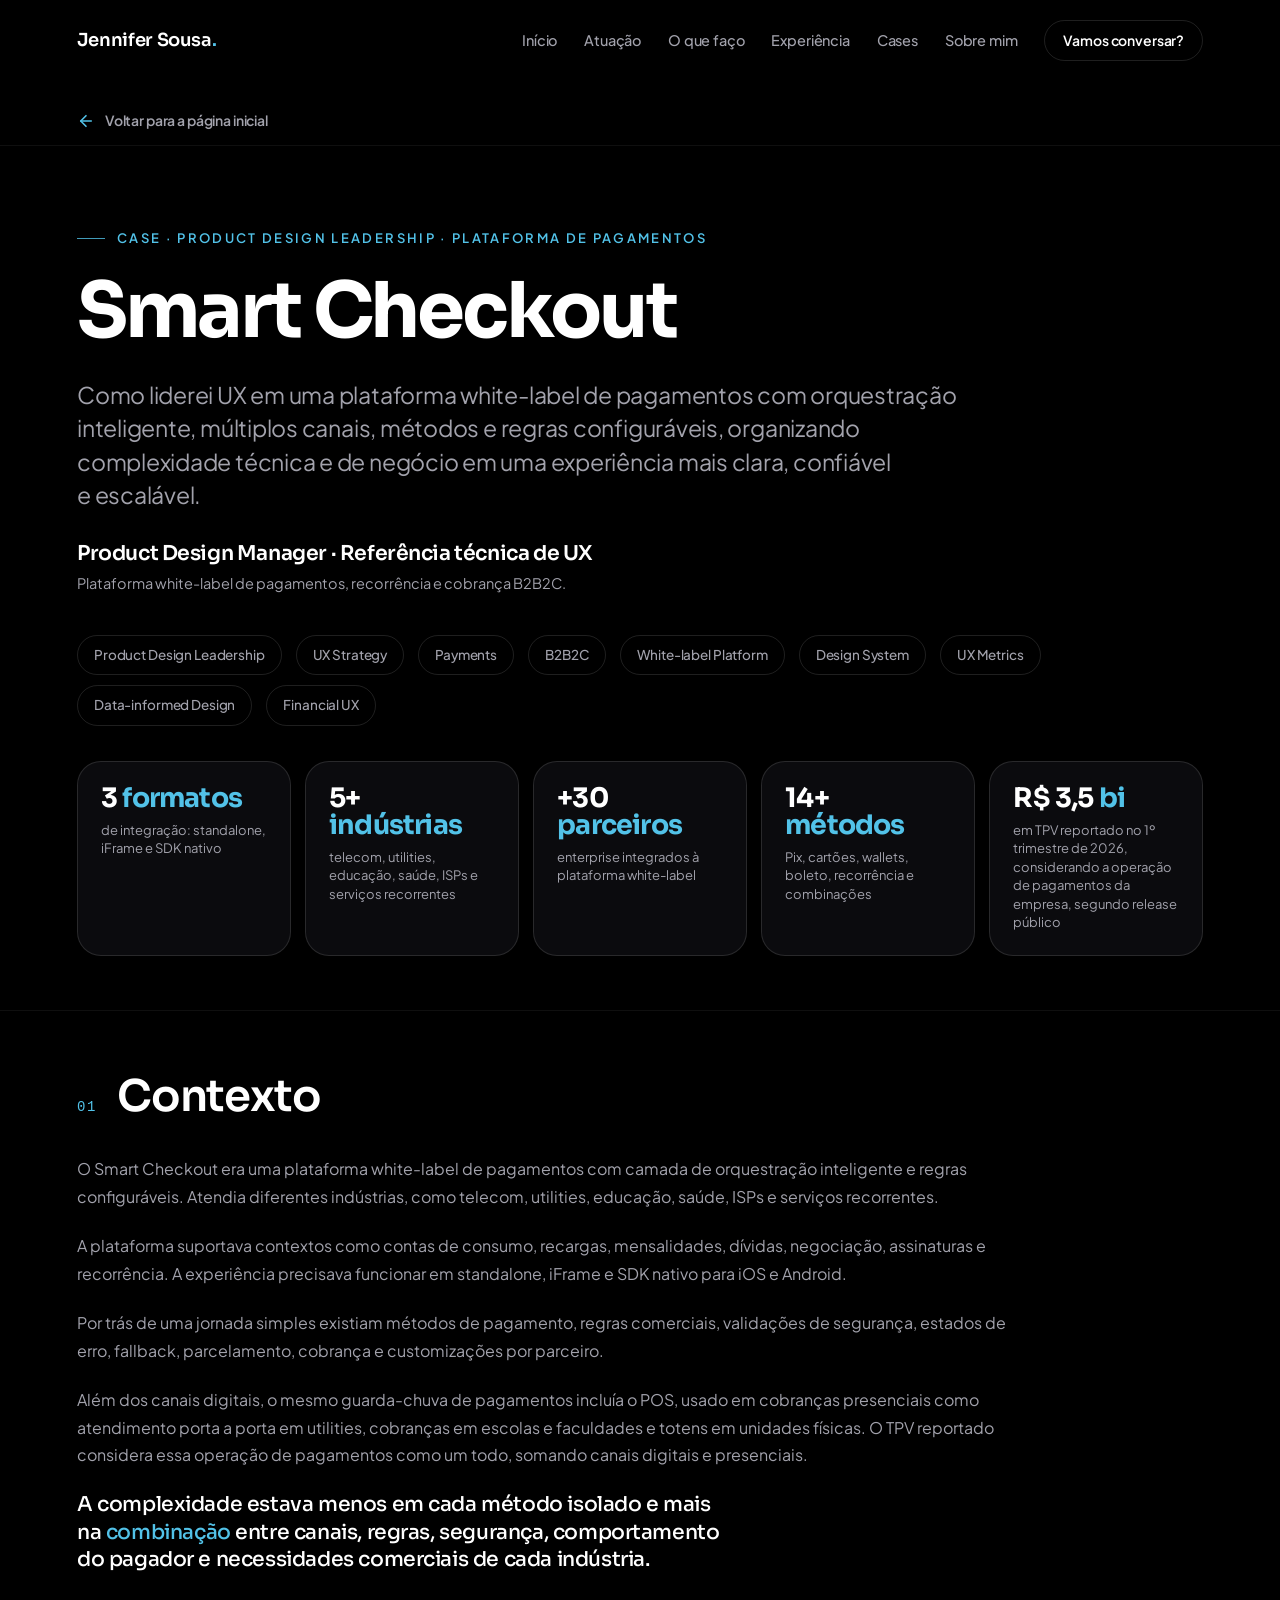
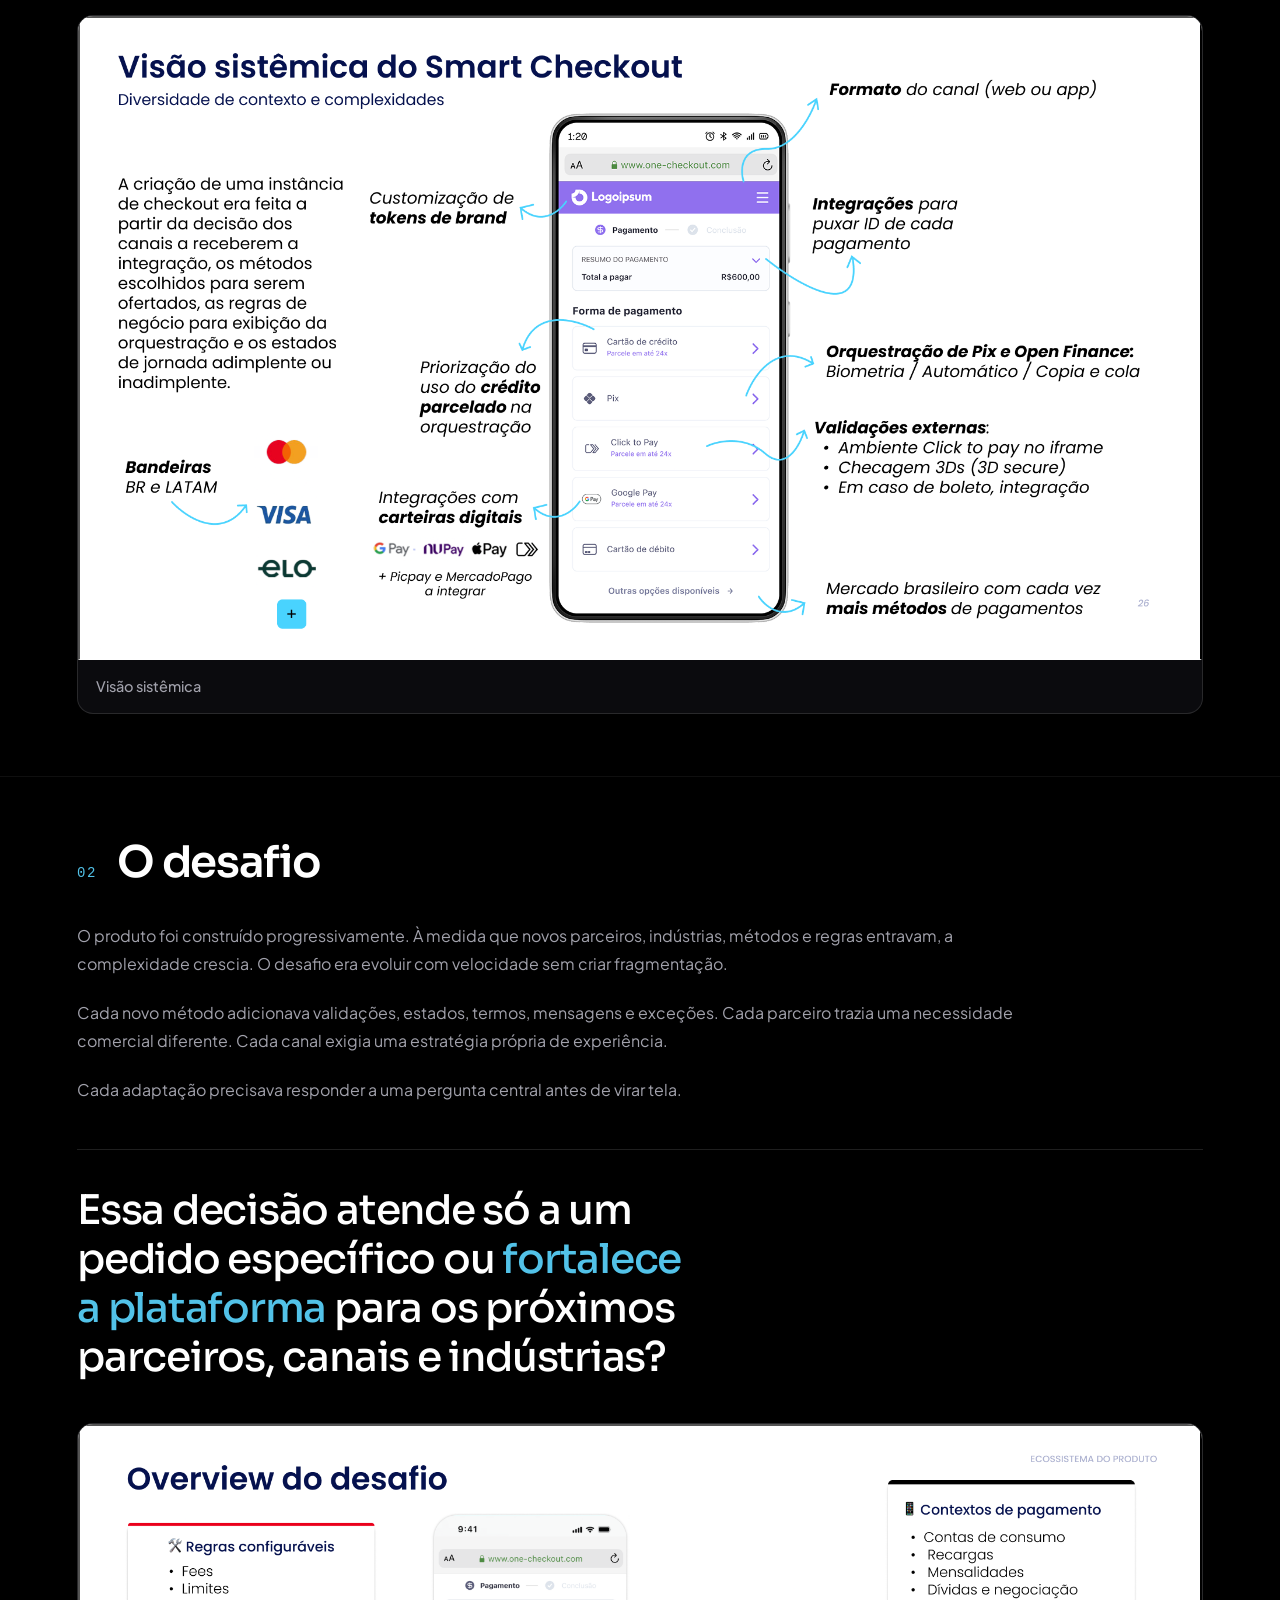
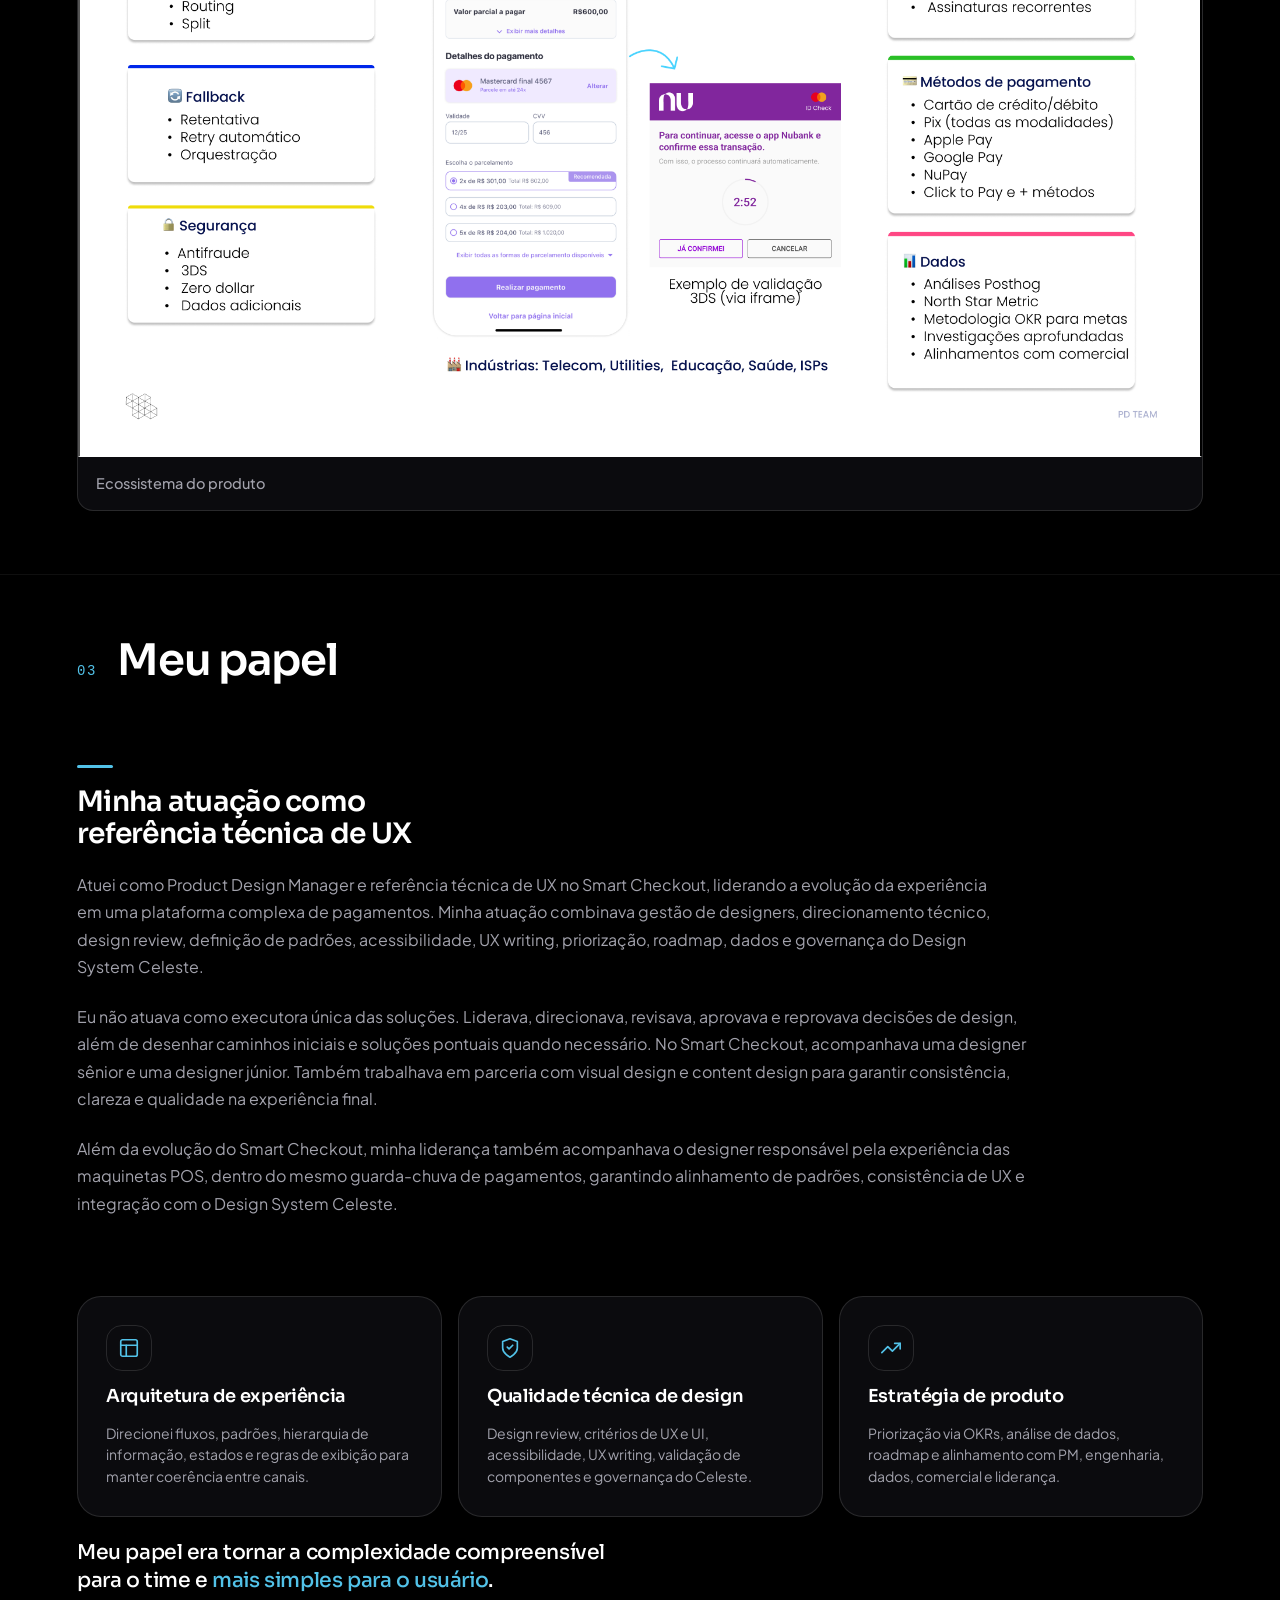
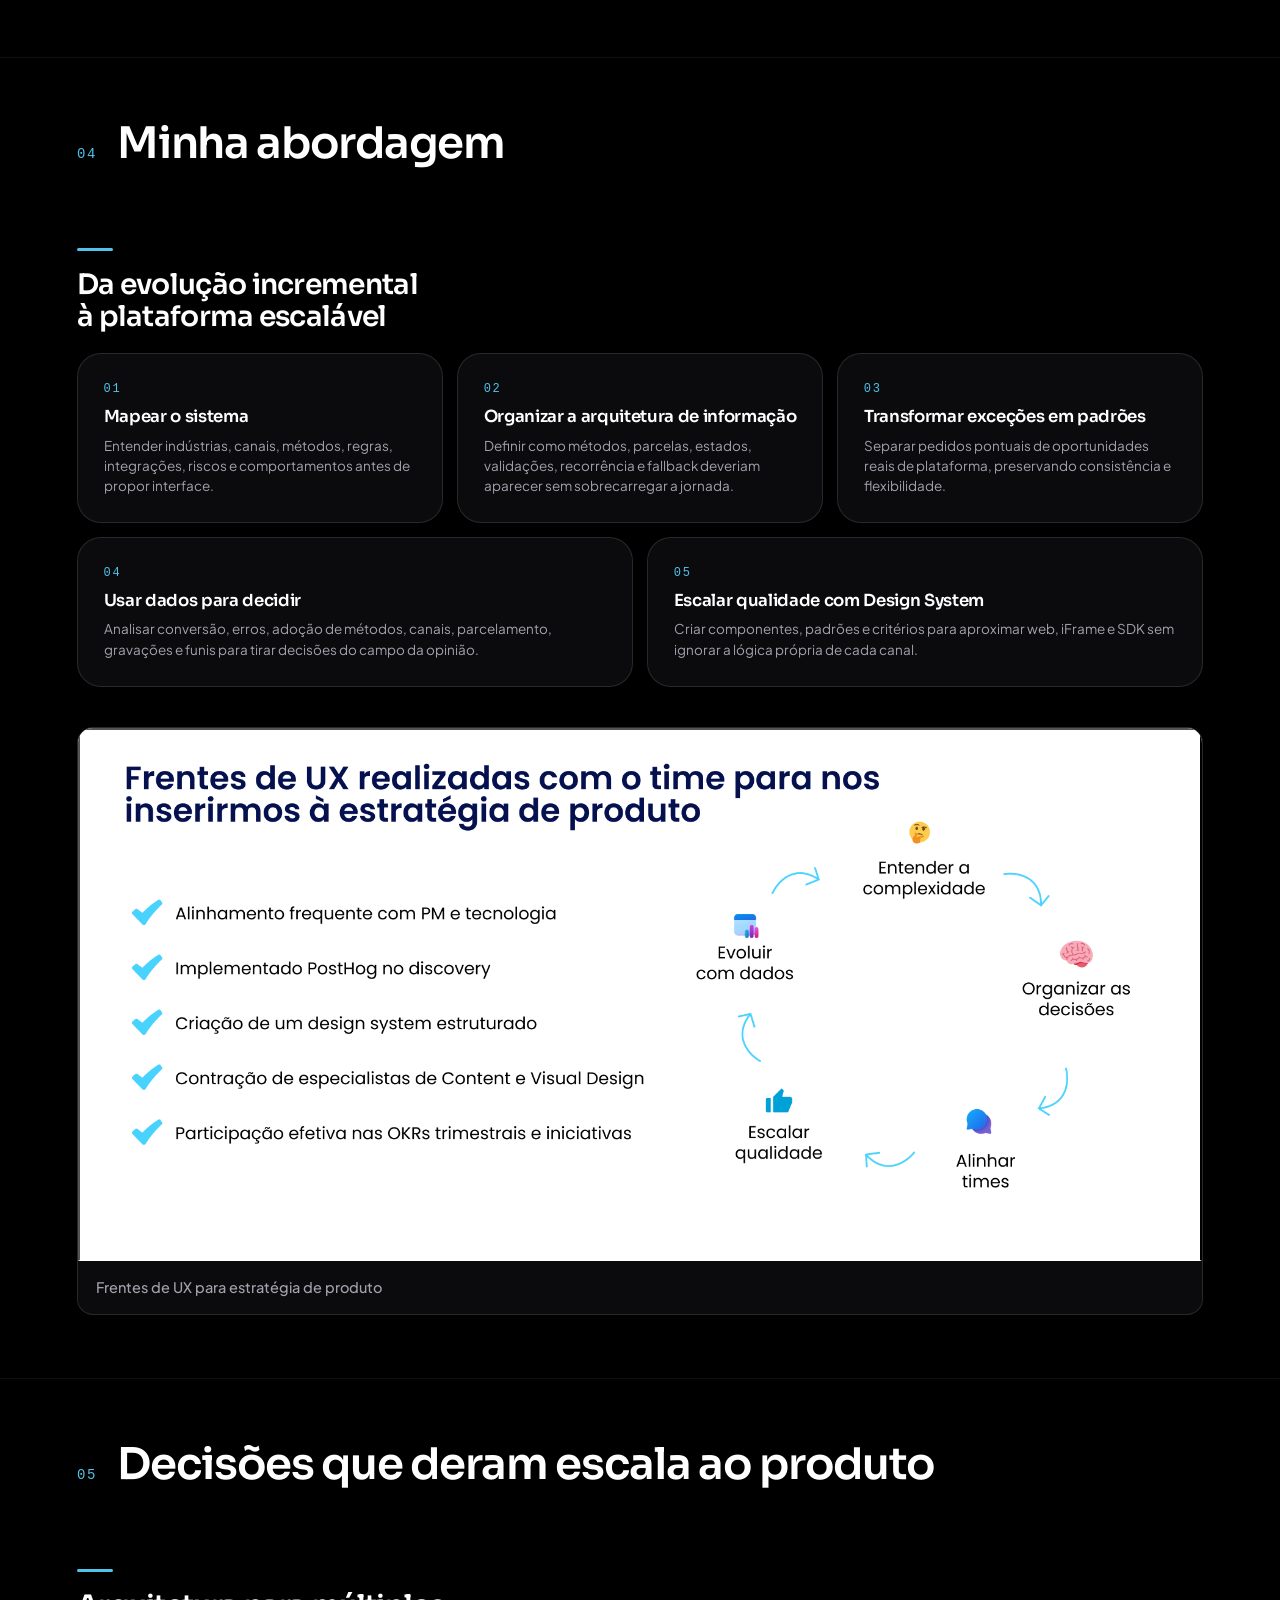
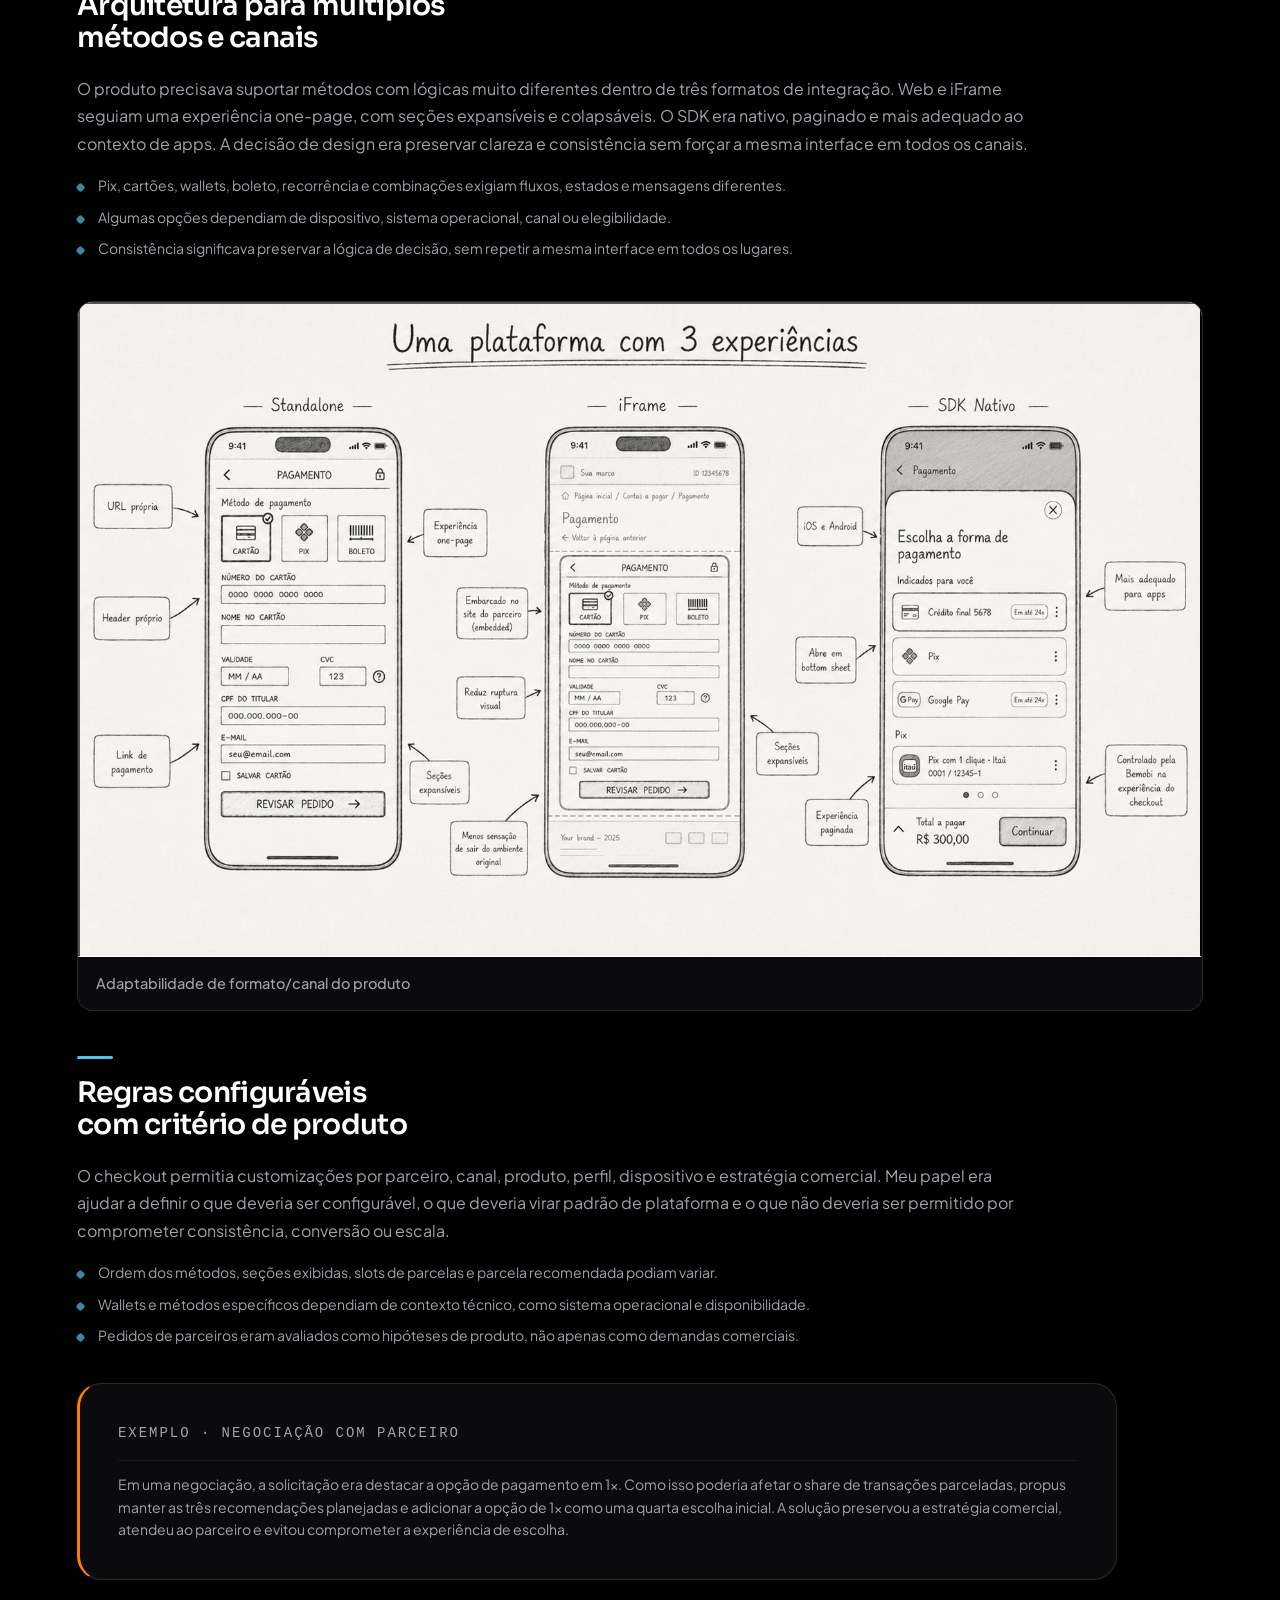
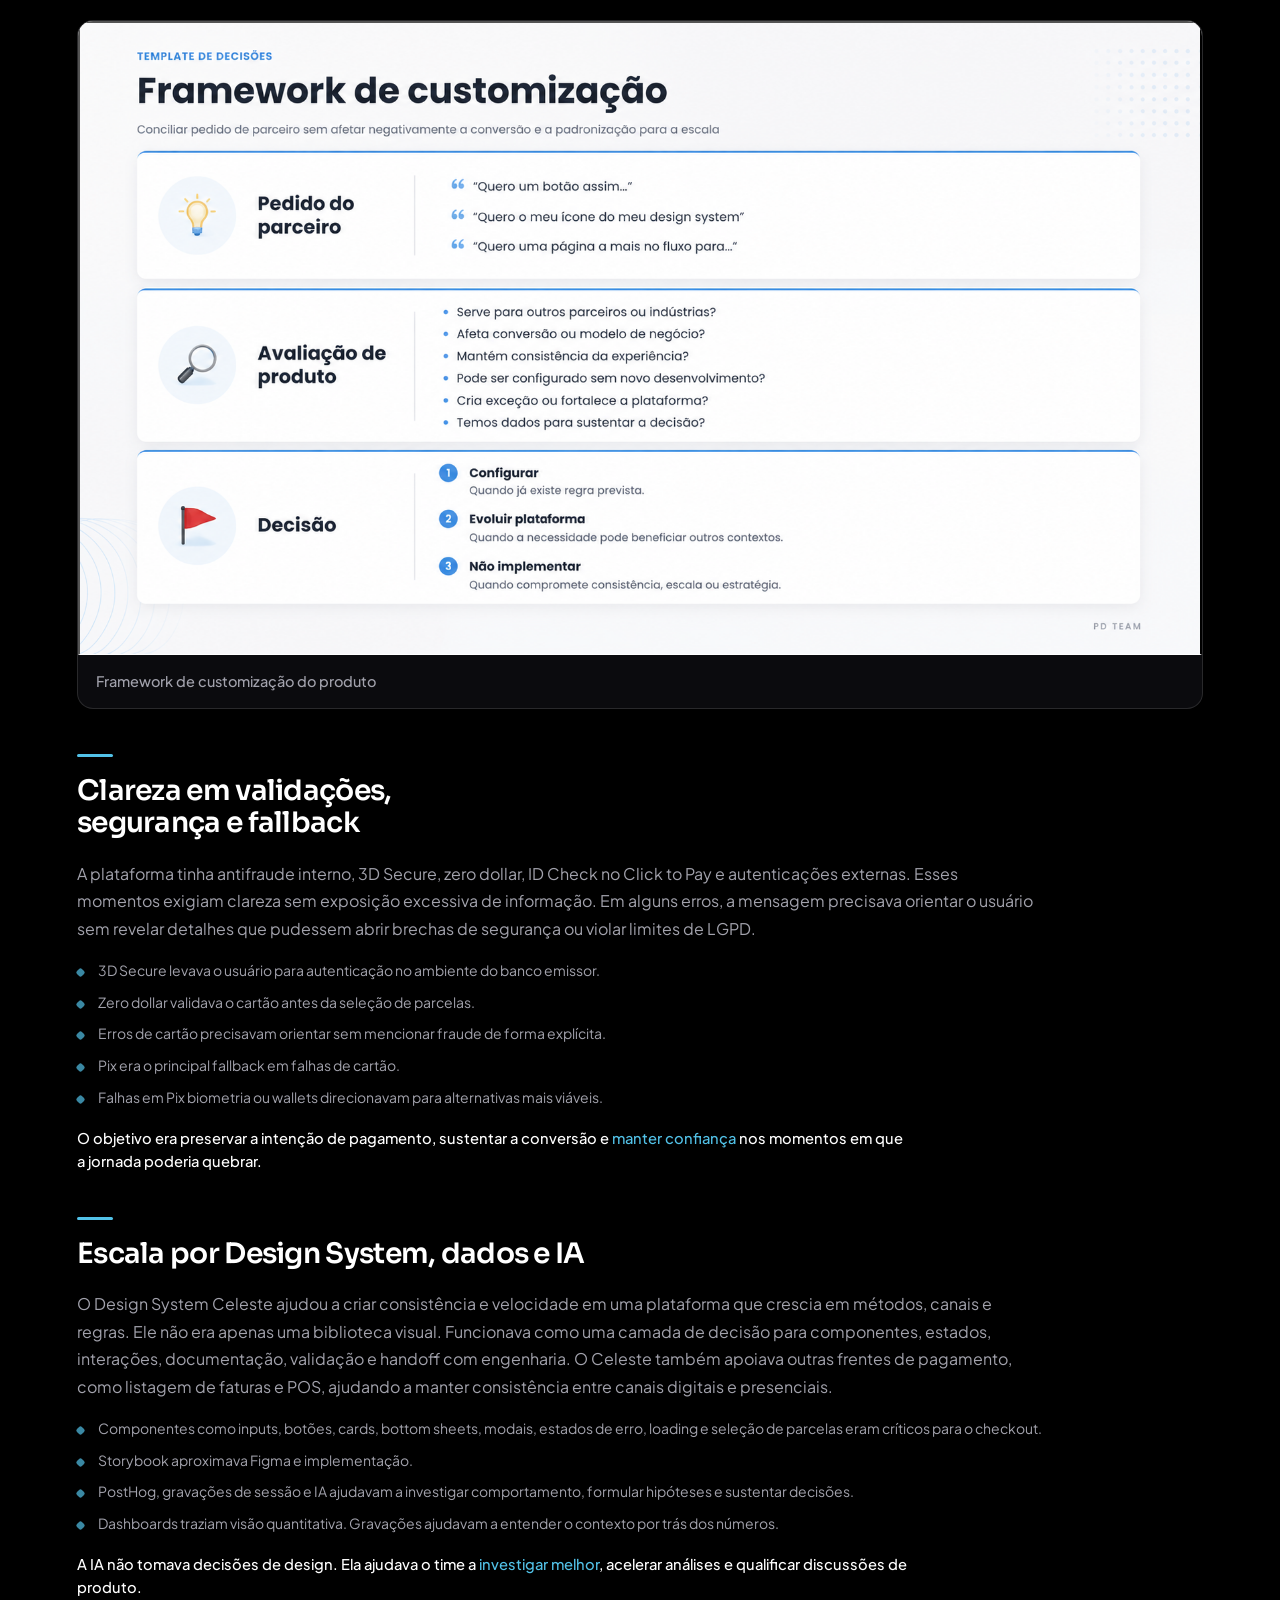
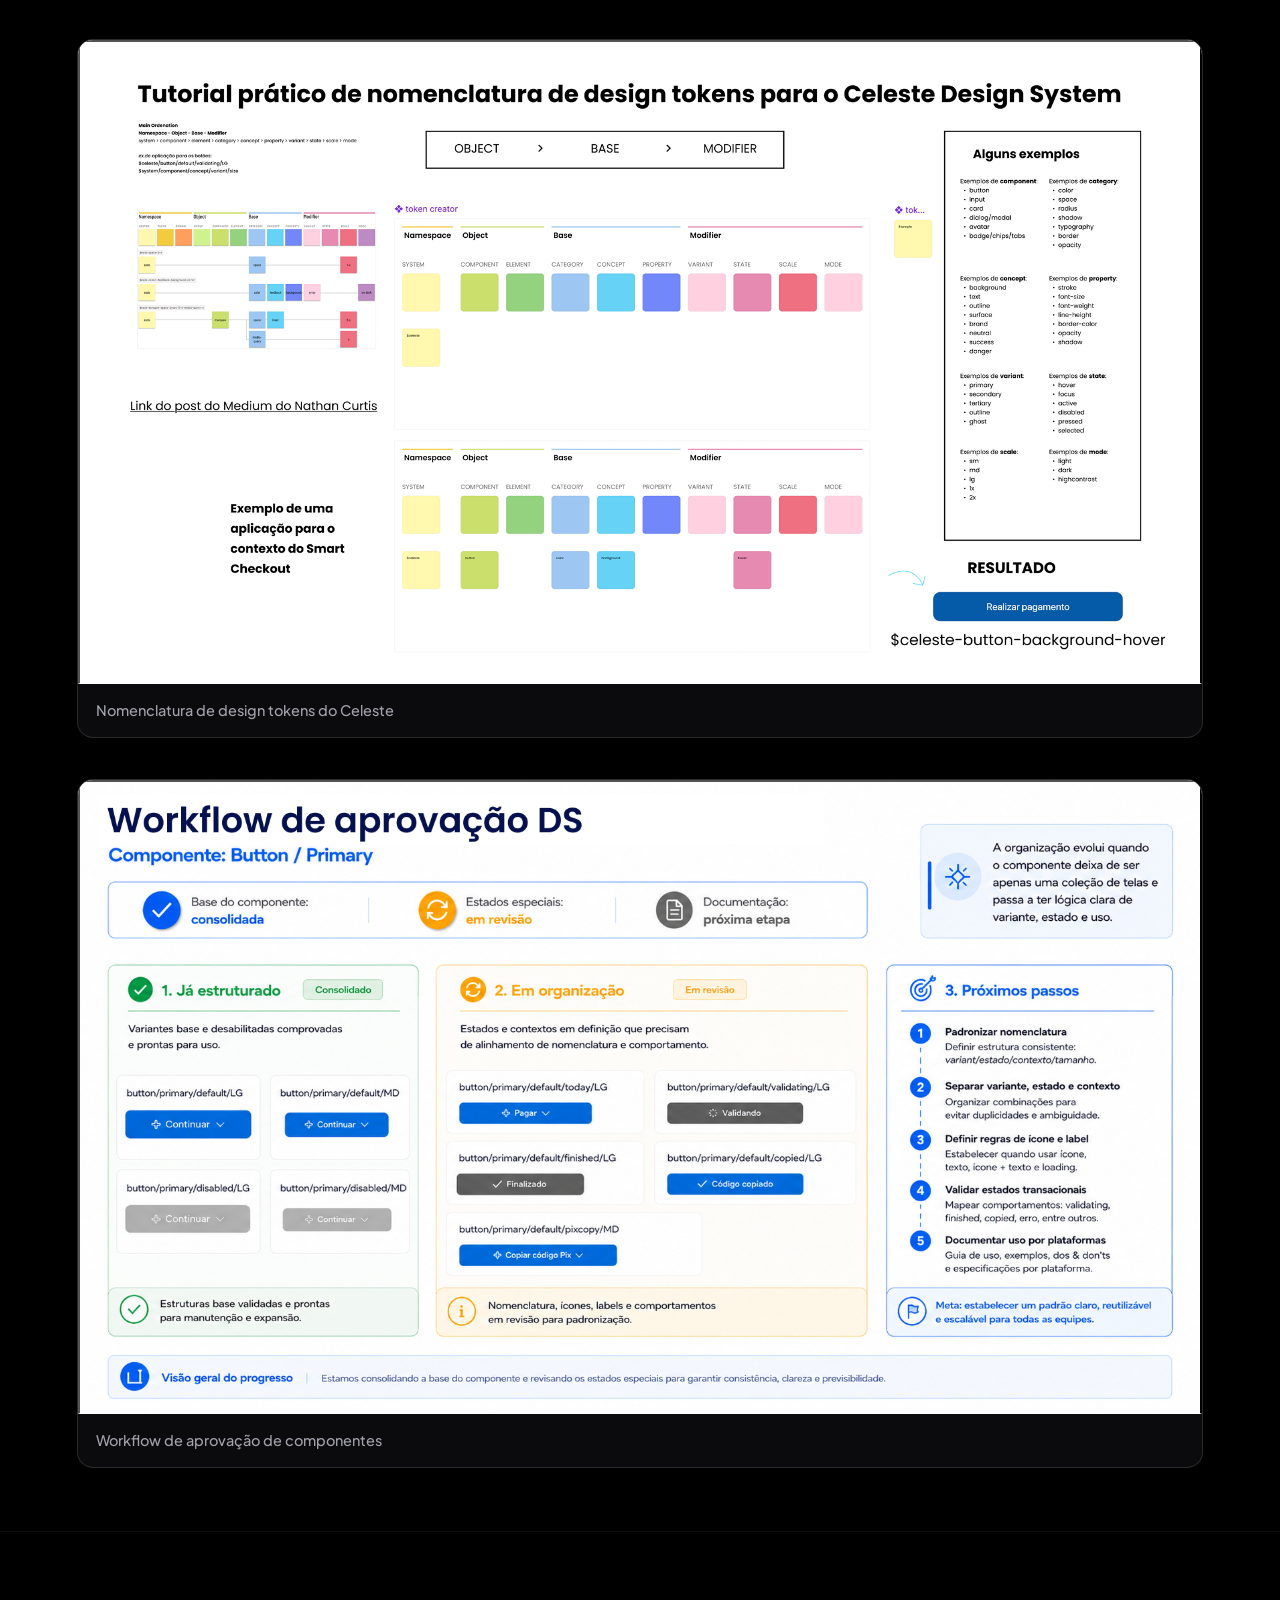
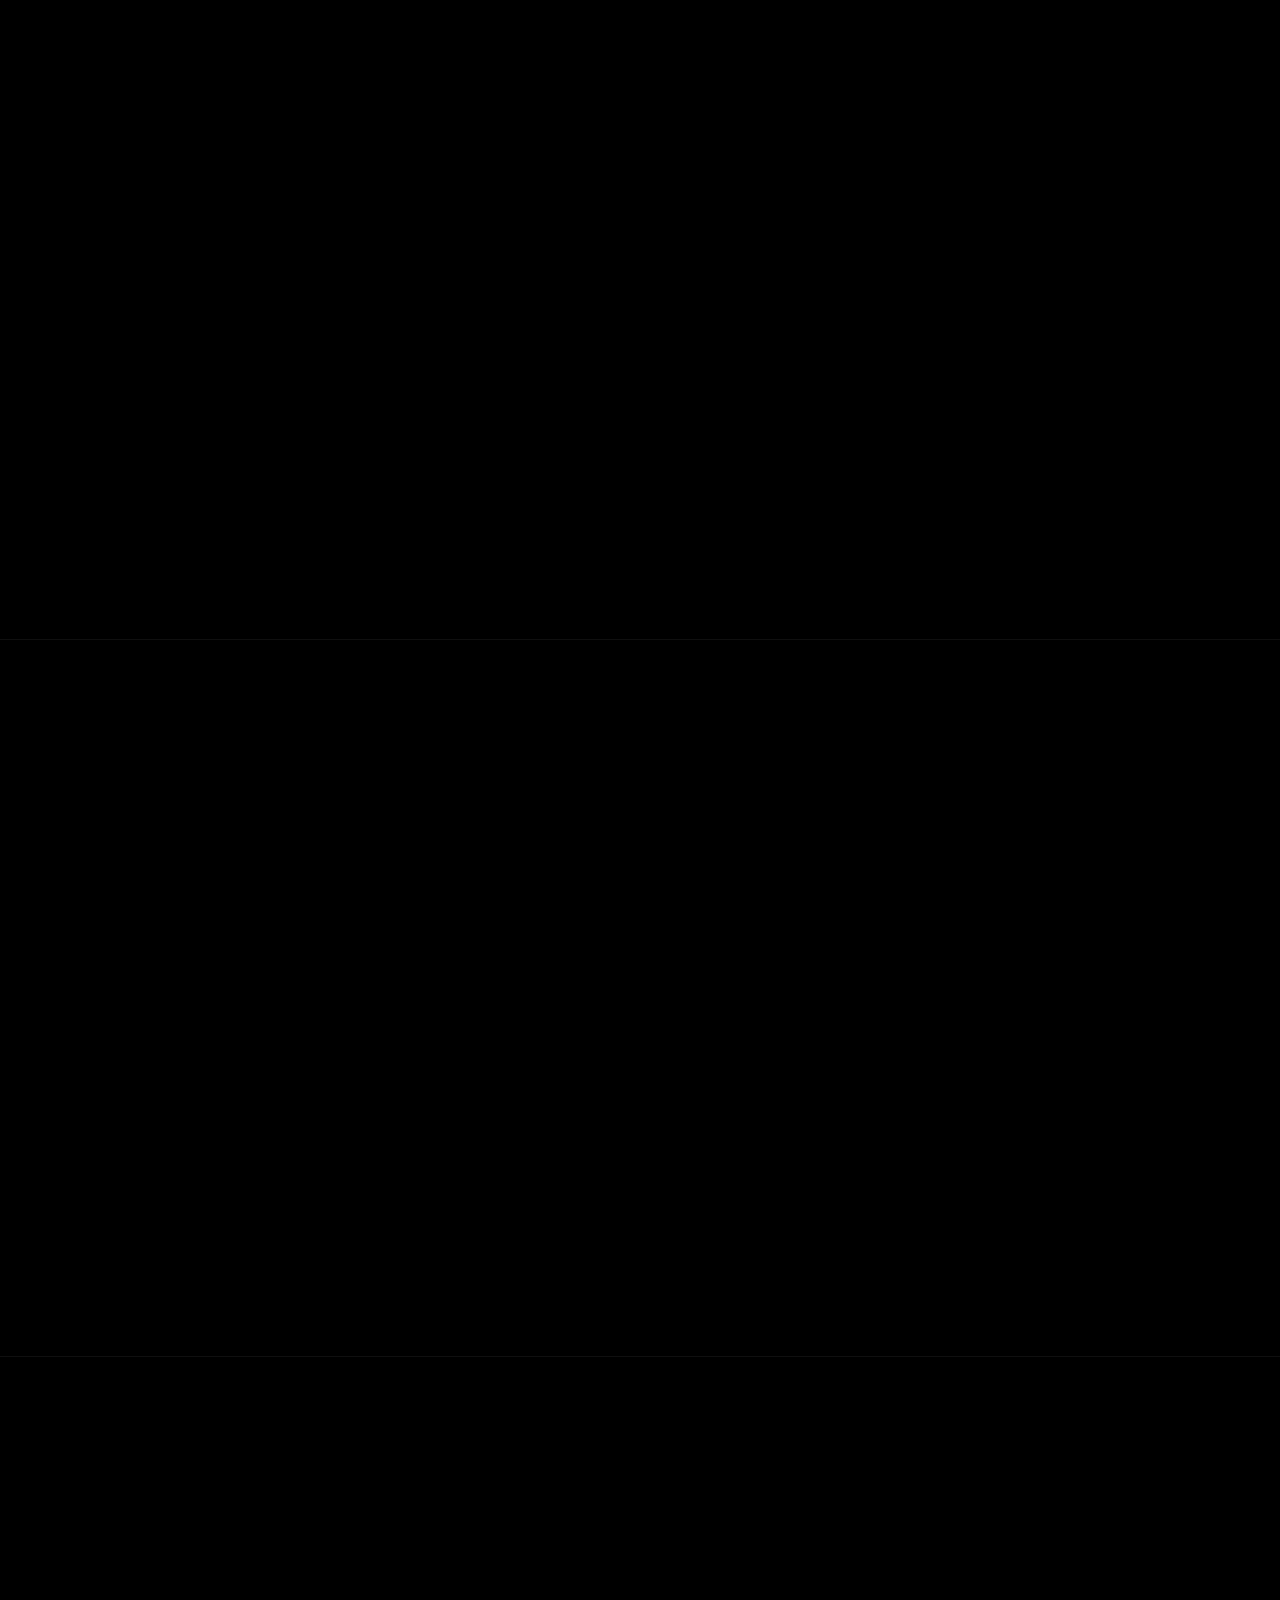
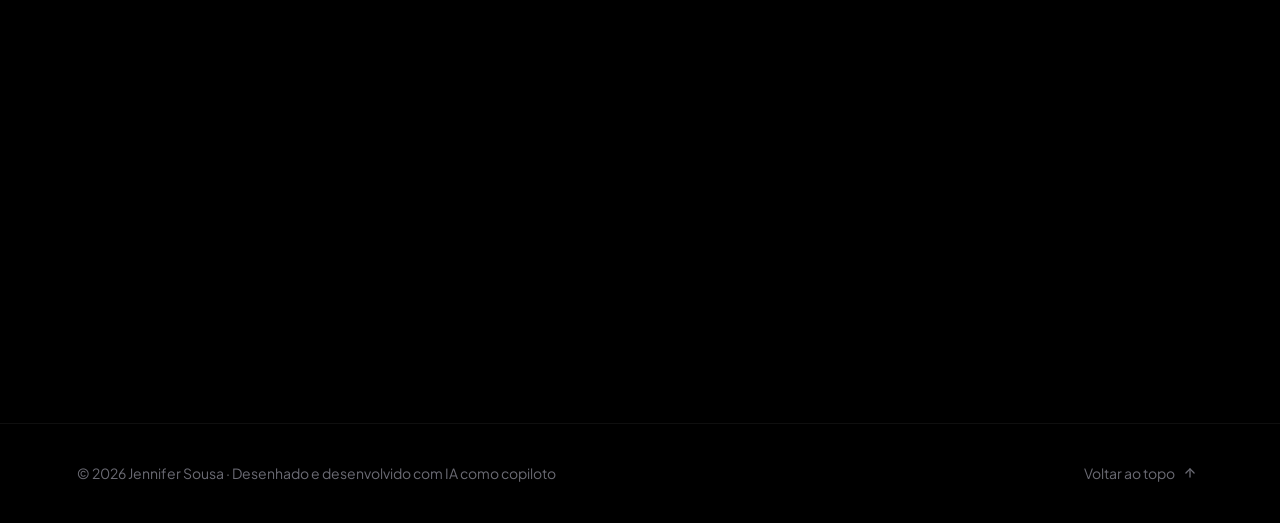
<file: uploads/Site portfolio/Case Smart Checkout.html>
<!DOCTYPE html>
<html lang="pt-BR" data-anim="on">
<head>
<meta charset="UTF-8" />
<meta name="viewport" content="width=device-width, initial-scale=1.0" />
<title>Smart Checkout · Jennifer Sousa</title>
<meta name="description" content="Case de liderança de UX no Smart Checkout: uma plataforma white-label de pagamentos com orquestração inteligente, múltiplos canais, métodos e regras configuráveis, organizada em uma experiência clara e escalável." />
<link rel="stylesheet" href="brand-tokens.css" />
<link rel="stylesheet" href="styles.css" />
<link rel="stylesheet" href="case.css" />

<!-- Microsoft Clarity -->
<script type="text/javascript">
   (function(c,l,a,r,i,t,y){
       c[a]=c[a]||function(){(c[a].q=c[a].q||[]).push(arguments)};
       t=l.createElement(r);t.async=1;t.src="https://www.clarity.ms/tag/"+i;
       y=l.getElementsByTagName(r)[0];y.parentNode.insertBefore(t,y);
   })(window, document, "clarity", "script", "wytoc0m8iu");
</script>

<!-- Google Analytics -->
<script async src="https://www.googletagmanager.com/gtag/js?id=G-2RXVHXYRN8"></script>
<script>
 window.dataLayer = window.dataLayer || [];
 function gtag(){dataLayer.push(arguments);}
 gtag('js', new Date());
 gtag('config', 'G-2RXVHXYRN8');
</script>
</head>
<body data-screen-label="Case Smart Checkout">

<div class="progress" id="progress"></div>

<!-- ============ NAV ============ -->
<nav class="nav" id="nav">
  <a href="index.html" class="nav__brand">Jennifer Sousa<b>.</b></a>
  <div class="nav__links">
    <a class="nav__link" href="index.html">Início</a>
    <a class="nav__link" href="index.html#highlights">Atuação</a>
    <a class="nav__link" href="index.html#fazer">O que faço</a>
    <a class="nav__link" href="index.html#numeros">Experiência</a>
    <a class="nav__link" href="index.html#cases">Cases</a>
    <a class="nav__link" href="Sobre mim.html">Sobre mim</a>
    <a class="nav__link nav__cta" href="index.html#contato">Vamos conversar?</a>
  </div>
</nav>

<!-- ============ BREADCRUMB ============ -->
<div class="casebar">
  <div class="container">
    <a class="backlink" href="index.html">
      <svg width="18" height="18" viewBox="0 0 24 24" fill="none" stroke="currentColor" stroke-width="2.2" stroke-linecap="round" stroke-linejoin="round"><line x1="19" y1="12" x2="5" y2="12"></line><polyline points="12 19 5 12 12 5"></polyline></svg>
      Voltar para a página inicial
    </a>
  </div>
</div>

<!-- ============ CASE HERO ============ -->
<header class="section case-hero">
  <div class="container">
    <p class="case-hero__kind reveal">Case · Product Design Leadership · Plataforma de pagamentos</p>
    <h1 class="case-hero__title reveal" data-d="1">Smart Checkout</h1>
    <p class="case-hero__sub reveal" data-d="2">Como liderei UX em uma plataforma white-label de pagamentos com orquestração inteligente, múltiplos canais, métodos e regras configuráveis, organizando complexidade técnica e de negócio em uma experiência mais clara, confiável e escalável.</p>

    <div class="case-hero__role reveal" data-d="2">
      <b>Product Design Manager · Referência técnica de UX</b>
      <span>Plataforma white-label de pagamentos, recorrência e cobrança B2B2C.</span>
    </div>

    <div class="case-hero__meta reveal" data-d="3">
      <span>Product Design Leadership</span>
      <span>UX Strategy</span>
      <span>Payments</span>
      <span>B2B2C</span>
      <span>White-label Platform</span>
      <span>Design System</span>
      <span>UX Metrics</span>
      <span>Data-informed Design</span>
      <span>Financial UX</span>
    </div>

    <div class="hero-stats reveal" data-d="3">
      <div class="hstat"><span class="hstat__fig">3 <em>formatos</em></span><span class="hstat__label">de integração: standalone, iFrame e SDK nativo</span></div>
      <div class="hstat"><span class="hstat__fig">5+ <em>indústrias</em></span><span class="hstat__label">telecom, utilities, educação, saúde, ISPs e serviços recorrentes</span></div>
      <div class="hstat"><span class="hstat__fig">+30 <em>parceiros</em></span><span class="hstat__label">enterprise integrados à plataforma white-label</span></div>
      <div class="hstat"><span class="hstat__fig">14+ <em>métodos</em></span><span class="hstat__label">Pix, cartões, wallets, boleto, recorrência e combinações</span></div>
      <div class="hstat"><span class="hstat__fig">R$ 3,5 <em>bi</em></span><span class="hstat__label">em TPV reportado no 1º trimestre de 2026, considerando a operação de pagamentos da empresa, segundo release público</span></div>
    </div>
  </div>
</header>

<!-- ============ 01 CONTEXTO ============ -->
<section class="cs">
  <div class="container">
    <div class="cs__head reveal">
      <span class="cs__num">01</span>
      <h2 class="cs__title">Contexto</h2>
    </div>
    <div class="cs__body reveal" data-d="1">
      <p>O Smart Checkout era uma plataforma white-label de pagamentos com camada de orquestração inteligente e regras configuráveis. Atendia diferentes indústrias, como telecom, utilities, educação, saúde, ISPs e serviços recorrentes.</p>
      <p>A plataforma suportava contextos como contas de consumo, recargas, mensalidades, dívidas, negociação, assinaturas e recorrência. A experiência precisava funcionar em standalone, iFrame e SDK nativo para iOS e Android.</p>
      <p>Por trás de uma jornada simples existiam métodos de pagamento, regras comerciais, validações de segurança, estados de erro, fallback, parcelamento, cobrança e customizações por parceiro.</p>
      <p>Além dos canais digitais, o mesmo guarda-chuva de pagamentos incluía o POS, usado em cobranças presenciais como atendimento porta a porta em utilities, cobranças em escolas e faculdades e totens em unidades físicas. O TPV reportado considera essa operação de pagamentos como um todo, somando canais digitais e presenciais.</p>
    </div>

    <p class="cs-closing reveal" data-d="1">A complexidade estava menos em cada método isolado e mais na <em>combinação</em> entre canais, regras, segurança, comportamento do pagador e necessidades comerciais de cada indústria.</p>

    <div class="placeholders is-1 reveal" data-d="1">
      <figure class="ph ph--img ph--full">
        <button class="ph__frame" type="button" data-lightbox="assets/case-smart-checkout/sc-visao-sistemica.png" data-cap="Visão sistêmica" aria-label="Ampliar: Visão sistêmica">
          <img src="assets/case-smart-checkout/sc-visao-sistemica.png" alt="Visão sistêmica do Smart Checkout" loading="lazy" />
          <span class="ph__zoom"><svg viewBox="0 0 24 24" fill="none" stroke="currentColor" stroke-width="2" stroke-linecap="round" stroke-linejoin="round"><polyline points="15 3 21 3 21 9"></polyline><polyline points="9 21 3 21 3 15"></polyline><line x1="21" y1="3" x2="14" y2="10"></line><line x1="3" y1="21" x2="10" y2="14"></line></svg></span>
        </button>
        <figcaption class="ph__cap">Visão sistêmica</figcaption>
      </figure>
    </div>
  </div>
</section>

<!-- ============ 02 O DESAFIO ============ -->
<section class="cs">
  <div class="container">
    <div class="cs__head reveal">
      <span class="cs__num">02</span>
      <h2 class="cs__title">O desafio</h2>
    </div>
    <div class="cs__body reveal" data-d="1">
      <p>O produto foi construído progressivamente. À medida que novos parceiros, indústrias, métodos e regras entravam, a complexidade crescia. O desafio era evoluir com velocidade sem criar fragmentação.</p>
      <p>Cada novo método adicionava validações, estados, termos, mensagens e exceções. Cada parceiro trazia uma necessidade comercial diferente. Cada canal exigia uma estratégia própria de experiência.</p>
      <p>Cada adaptação precisava responder a uma pergunta central antes de virar tela.</p>
    </div>

    <div class="statement reveal" data-d="1">
      <p>Essa decisão atende só a um pedido específico ou <em>fortalece a plataforma</em> para os próximos parceiros, canais e indústrias?</p>
    </div>

    <div class="placeholders is-1 reveal" data-d="1">
      <figure class="ph ph--img ph--full">
        <button class="ph__frame" type="button" data-lightbox="assets/case-smart-checkout/sc-ecossistema.png" data-cap="Ecossistema do produto" aria-label="Ampliar: Ecossistema do produto">
          <img src="assets/case-smart-checkout/sc-ecossistema.png" alt="Ecossistema do produto Smart Checkout" loading="lazy" />
          <span class="ph__zoom"><svg viewBox="0 0 24 24" fill="none" stroke="currentColor" stroke-width="2" stroke-linecap="round" stroke-linejoin="round"><polyline points="15 3 21 3 21 9"></polyline><polyline points="9 21 3 21 3 15"></polyline><line x1="21" y1="3" x2="14" y2="10"></line><line x1="3" y1="21" x2="10" y2="14"></line></svg></span>
        </button>
        <figcaption class="ph__cap">Ecossistema do produto</figcaption>
      </figure>
    </div>
  </div>
</section>

<!-- ============ 03 MEU PAPEL ============ -->
<section class="cs">
  <div class="container">
    <div class="cs__head reveal">
      <span class="cs__num">03</span>
      <h2 class="cs__title">Meu papel</h2>
    </div>

    <div class="cs-block reveal">
      <h3 class="cs-block__title">Minha atuação como referência técnica de UX</h3>
      <div class="cs__body">
        <p>Atuei como Product Design Manager e referência técnica de UX no Smart Checkout, liderando a evolução da experiência em uma plataforma complexa de pagamentos. Minha atuação combinava gestão de designers, direcionamento técnico, design review, definição de padrões, acessibilidade, UX writing, priorização, roadmap, dados e governança do Design System Celeste.</p>
        <p>Eu não atuava como executora única das soluções. Liderava, direcionava, revisava, aprovava e reprovava decisões de design, além de desenhar caminhos iniciais e soluções pontuais quando necessário. No Smart Checkout, acompanhava uma designer sênior e uma designer júnior. Também trabalhava em parceria com visual design e content design para garantir consistência, clareza e qualidade na experiência final.</p>
        <p>Além da evolução do Smart Checkout, minha liderança também acompanhava o designer responsável pela experiência das maquinetas POS, dentro do mesmo guarda-chuva de pagamentos, garantindo alinhamento de padrões, consistência de UX e integração com o Design System Celeste.</p>
      </div>
    </div>

    <p class="ph-label reveal">Três camadas de atuação</p>
    <div class="action-cards reveal" data-d="1">
      <div class="acard">
        <div class="acard__ico"><svg viewBox="0 0 24 24" fill="none" stroke="currentColor" stroke-width="1.8" stroke-linecap="round" stroke-linejoin="round"><rect x="3" y="3" width="18" height="18" rx="2"></rect><line x1="3" y1="9" x2="21" y2="9"></line><line x1="9" y1="21" x2="9" y2="9"></line></svg></div>
        <h4 class="acard__name">Arquitetura de experiência</h4>
        <p class="acard__desc">Direcionei fluxos, padrões, hierarquia de informação, estados e regras de exibição para manter coerência entre canais.</p>
      </div>
      <div class="acard">
        <div class="acard__ico"><svg viewBox="0 0 24 24" fill="none" stroke="currentColor" stroke-width="1.8" stroke-linecap="round" stroke-linejoin="round"><path d="M12 22s8-4 8-10V5l-8-3-8 3v7c0 6 8 10 8 10z"></path><polyline points="9 11 11 13 15 9"></polyline></svg></div>
        <h4 class="acard__name">Qualidade técnica de design</h4>
        <p class="acard__desc">Design review, critérios de UX e UI, acessibilidade, UX writing, validação de componentes e governança do Celeste.</p>
      </div>
      <div class="acard">
        <div class="acard__ico"><svg viewBox="0 0 24 24" fill="none" stroke="currentColor" stroke-width="1.8" stroke-linecap="round" stroke-linejoin="round"><polyline points="22 7 13.5 15.5 8.5 10.5 2 17"></polyline><polyline points="16 7 22 7 22 13"></polyline></svg></div>
        <h4 class="acard__name">Estratégia de produto</h4>
        <p class="acard__desc">Priorização via OKRs, análise de dados, roadmap e alinhamento com PM, engenharia, dados, comercial e liderança.</p>
      </div>
    </div>

    <p class="cs-closing reveal" data-d="1">Meu papel era tornar a complexidade compreensível para o time e <em>mais simples para o usuário</em>.</p>
  </div>
</section>

<!-- ============ 04 MINHA ABORDAGEM ============ -->
<section class="cs">
  <div class="container">
    <div class="cs__head reveal">
      <span class="cs__num">04</span>
      <h2 class="cs__title">Minha abordagem</h2>
    </div>

    <div class="cs-block reveal">
      <h3 class="cs-block__title">Da evolução incremental à plataforma escalável</h3>
    </div>

    <div class="steps reveal" data-d="1">
      <div class="step"><span class="step__n">01</span><h4 class="step__t">Mapear o sistema</h4><p class="step__d">Entender indústrias, canais, métodos, regras, integrações, riscos e comportamentos antes de propor interface.</p></div>
      <div class="step"><span class="step__n">02</span><h4 class="step__t">Organizar a arquitetura de informação</h4><p class="step__d">Definir como métodos, parcelas, estados, validações, recorrência e fallback deveriam aparecer sem sobrecarregar a jornada.</p></div>
      <div class="step"><span class="step__n">03</span><h4 class="step__t">Transformar exceções em padrões</h4><p class="step__d">Separar pedidos pontuais de oportunidades reais de plataforma, preservando consistência e flexibilidade.</p></div>
      <div class="step"><span class="step__n">04</span><h4 class="step__t">Usar dados para decidir</h4><p class="step__d">Analisar conversão, erros, adoção de métodos, canais, parcelamento, gravações e funis para tirar decisões do campo da opinião.</p></div>
      <div class="step"><span class="step__n">05</span><h4 class="step__t">Escalar qualidade com Design System</h4><p class="step__d">Criar componentes, padrões e critérios para aproximar web, iFrame e SDK sem ignorar a lógica própria de cada canal.</p></div>
    </div>

    <div class="placeholders is-1 reveal" data-d="1">
      <figure class="ph ph--img ph--full">
        <button class="ph__frame" type="button" data-lightbox="assets/case-smart-checkout/sc-minha-abordagem.png" data-cap="Frentes de UX para estratégia de produto" aria-label="Ampliar: Frentes de UX para estratégia de produto">
          <img src="assets/case-smart-checkout/sc-minha-abordagem.png" alt="Frentes de UX realizadas com o time para inserção na estratégia de produto" loading="lazy" />
          <span class="ph__zoom"><svg viewBox="0 0 24 24" fill="none" stroke="currentColor" stroke-width="2" stroke-linecap="round" stroke-linejoin="round"><polyline points="15 3 21 3 21 9"></polyline><polyline points="9 21 3 21 3 15"></polyline><line x1="21" y1="3" x2="14" y2="10"></line><line x1="3" y1="21" x2="10" y2="14"></line></svg></span>
        </button>
        <figcaption class="ph__cap">Frentes de UX para estratégia de produto</figcaption>
      </figure>
    </div>
  </div>
</section>

<!-- ============ 05 DECISÕES QUE DERAM ESCALA ============ -->
<section class="cs">
  <div class="container">
    <div class="cs__head reveal">
      <span class="cs__num">05</span>
      <h2 class="cs__title">Decisões que deram escala ao produto</h2>
    </div>

    <!-- Bloco 1 -->
    <div class="cs-block reveal">
      <h3 class="cs-block__title">Arquitetura para múltiplos métodos e canais</h3>
      <div class="cs__body">
        <p>O produto precisava suportar métodos com lógicas muito diferentes dentro de três formatos de integração. Web e iFrame seguiam uma experiência one-page, com seções expansíveis e colapsáveis. O SDK era nativo, paginado e mais adequado ao contexto de apps. A decisão de design era preservar clareza e consistência sem forçar a mesma interface em todos os canais.</p>
      </div>
      <ul class="mini-list reveal" data-d="1">
        <li>Pix, cartões, wallets, boleto, recorrência e combinações exigiam fluxos, estados e mensagens diferentes.</li>
        <li>Algumas opções dependiam de dispositivo, sistema operacional, canal ou elegibilidade.</li>
        <li>Consistência significava preservar a lógica de decisão, sem repetir a mesma interface em todos os lugares.</li>
      </ul>

      <div class="placeholders is-1 reveal" data-d="1">
        <figure class="ph ph--img ph--full">
          <button class="ph__frame" type="button" data-lightbox="assets/case-smart-checkout/sc-tres-experiencias.png" data-cap="Adaptabilidade de formato/canal do produto" aria-label="Ampliar: Adaptabilidade de formato/canal do produto">
            <img src="assets/case-smart-checkout/sc-tres-experiencias.png" alt="Uma plataforma com três experiências: standalone, iFrame e SDK nativo" loading="lazy" />
            <span class="ph__zoom"><svg viewBox="0 0 24 24" fill="none" stroke="currentColor" stroke-width="2" stroke-linecap="round" stroke-linejoin="round"><polyline points="15 3 21 3 21 9"></polyline><polyline points="9 21 3 21 3 15"></polyline><line x1="21" y1="3" x2="14" y2="10"></line><line x1="3" y1="21" x2="10" y2="14"></line></svg></span>
          </button>
          <figcaption class="ph__cap">Adaptabilidade de formato/canal do produto</figcaption>
        </figure>
      </div>
    </div>

    <!-- Bloco 2 -->
    <div class="cs-block reveal">
      <h3 class="cs-block__title">Regras configuráveis com critério de produto</h3>
      <div class="cs__body">
        <p>O checkout permitia customizações por parceiro, canal, produto, perfil, dispositivo e estratégia comercial. Meu papel era ajudar a definir o que deveria ser configurável, o que deveria virar padrão de plataforma e o que não deveria ser permitido por comprometer consistência, conversão ou escala.</p>
      </div>
      <ul class="mini-list reveal" data-d="1">
        <li>Ordem dos métodos, seções exibidas, slots de parcelas e parcela recomendada podiam variar.</li>
        <li>Wallets e métodos específicos dependiam de contexto técnico, como sistema operacional e disponibilidade.</li>
        <li>Pedidos de parceiros eram avaliados como hipóteses de produto, não apenas como demandas comerciais.</li>
      </ul>

      <div class="sidecard reveal" data-d="1">
        <p class="sidecard__tag">Exemplo · Negociação com parceiro</p>
        <p>Em uma negociação, a solicitação era destacar a opção de pagamento em 1x. Como isso poderia afetar o share de transações parceladas, propus manter as três recomendações planejadas e adicionar a opção de 1x como uma quarta escolha inicial. A solução preservou a estratégia comercial, atendeu ao parceiro e evitou comprometer a experiência de escolha.</p>
      </div>

      <div class="placeholders is-1 reveal" data-d="1">
        <figure class="ph ph--img ph--full">
          <button class="ph__frame" type="button" data-lightbox="assets/case-smart-checkout/sc-framework-customizacao.png" data-cap="Framework de customização do produto" aria-label="Ampliar: Framework de customização do produto">
            <img src="assets/case-smart-checkout/sc-framework-customizacao.png" alt="Framework de customização: pedido do parceiro, avaliação de produto e decisão" loading="lazy" />
            <span class="ph__zoom"><svg viewBox="0 0 24 24" fill="none" stroke="currentColor" stroke-width="2" stroke-linecap="round" stroke-linejoin="round"><polyline points="15 3 21 3 21 9"></polyline><polyline points="9 21 3 21 3 15"></polyline><line x1="21" y1="3" x2="14" y2="10"></line><line x1="3" y1="21" x2="10" y2="14"></line></svg></span>
          </button>
          <figcaption class="ph__cap">Framework de customização do produto</figcaption>
        </figure>
      </div>
    </div>

    <!-- Bloco 3 -->
    <div class="cs-block reveal">
      <h3 class="cs-block__title">Clareza em validações, segurança e fallback</h3>
      <div class="cs__body">
        <p>A plataforma tinha antifraude interno, 3D Secure, zero dollar, ID Check no Click to Pay e autenticações externas. Esses momentos exigiam clareza sem exposição excessiva de informação. Em alguns erros, a mensagem precisava orientar o usuário sem revelar detalhes que pudessem abrir brechas de segurança ou violar limites de LGPD.</p>
      </div>
      <ul class="mini-list reveal" data-d="1">
        <li>3D Secure levava o usuário para autenticação no ambiente do banco emissor.</li>
        <li>Zero dollar validava o cartão antes da seleção de parcelas.</li>
        <li>Erros de cartão precisavam orientar sem mencionar fraude de forma explícita.</li>
        <li>Pix era o principal fallback em falhas de cartão.</li>
        <li>Falhas em Pix biometria ou wallets direcionavam para alternativas mais viáveis.</li>
      </ul>
      <p class="block-close reveal" data-d="1">O objetivo era preservar a intenção de pagamento, sustentar a conversão e <em>manter confiança</em> nos momentos em que a jornada poderia quebrar.</p>
    </div>

    <!-- Bloco 4 -->
    <div class="cs-block reveal">
      <h3 class="cs-block__title">Escala por Design System, dados e IA</h3>
      <div class="cs__body">
        <p>O Design System Celeste ajudou a criar consistência e velocidade em uma plataforma que crescia em métodos, canais e regras. Ele não era apenas uma biblioteca visual. Funcionava como uma camada de decisão para componentes, estados, interações, documentação, validação e handoff com engenharia. O Celeste também apoiava outras frentes de pagamento, como listagem de faturas e POS, ajudando a manter consistência entre canais digitais e presenciais.</p>
      </div>
      <ul class="mini-list reveal" data-d="1">
        <li>Componentes como inputs, botões, cards, bottom sheets, modais, estados de erro, loading e seleção de parcelas eram críticos para o checkout.</li>
        <li>Storybook aproximava Figma e implementação.</li>
        <li>PostHog, gravações de sessão e IA ajudavam a investigar comportamento, formular hipóteses e sustentar decisões.</li>
        <li>Dashboards traziam visão quantitativa. Gravações ajudavam a entender o contexto por trás dos números.</li>
      </ul>
      <p class="block-close reveal" data-d="1">A IA não tomava decisões de design. Ela ajudava o time a <em>investigar melhor</em>, acelerar análises e qualificar discussões de produto.</p>

      <div class="placeholders is-1 reveal" data-d="1">
        <figure class="ph ph--img ph--full">
          <button class="ph__frame" type="button" data-lightbox="assets/case-smart-checkout/sc-ds-tutorial.png" data-cap="Nomenclatura de design tokens do Celeste" aria-label="Ampliar: Nomenclatura de design tokens do Celeste">
            <img src="assets/case-smart-checkout/sc-ds-tutorial.png" alt="Tutorial de nomenclatura de design tokens do Celeste Design System" loading="lazy" />
            <span class="ph__zoom"><svg viewBox="0 0 24 24" fill="none" stroke="currentColor" stroke-width="2" stroke-linecap="round" stroke-linejoin="round"><polyline points="15 3 21 3 21 9"></polyline><polyline points="9 21 3 21 3 15"></polyline><line x1="21" y1="3" x2="14" y2="10"></line><line x1="3" y1="21" x2="10" y2="14"></line></svg></span>
          </button>
          <figcaption class="ph__cap">Nomenclatura de design tokens do Celeste</figcaption>
        </figure>
      </div>

      <div class="placeholders is-1 reveal" data-d="1">
        <figure class="ph ph--img ph--full">
          <button class="ph__frame" type="button" data-lightbox="assets/case-smart-checkout/sc-ds-workflow.png" data-cap="Workflow de aprovação de componentes" aria-label="Ampliar: Workflow de aprovação de componentes">
            <img src="assets/case-smart-checkout/sc-ds-workflow.png" alt="Workflow de aprovação de componentes do Celeste Design System" loading="lazy" />
            <span class="ph__zoom"><svg viewBox="0 0 24 24" fill="none" stroke="currentColor" stroke-width="2" stroke-linecap="round" stroke-linejoin="round"><polyline points="15 3 21 3 21 9"></polyline><polyline points="9 21 3 21 3 15"></polyline><line x1="21" y1="3" x2="14" y2="10"></line><line x1="3" y1="21" x2="10" y2="14"></line></svg></span>
          </button>
          <figcaption class="ph__cap">Workflow de aprovação de componentes</figcaption>
        </figure>
      </div>
    </div>
  </div>
</section>

<!-- ============ 06 RESULTADOS ============ -->
<section class="cs">
  <div class="container">
    <div class="cs__head reveal">
      <span class="cs__num">06</span>
      <h2 class="cs__title">Resultados observados</h2>
    </div>
    <div class="cs__body reveal" data-d="1">
      <p>O principal resultado foi consolidar o Smart Checkout como uma plataforma de pagamento mais preparada para escalar entre indústrias, canais e métodos, com mais clareza de decisão, consistência de experiência e maturidade analítica.</p>
      <p>Em uma janela recente de 6 meses, a taxa de avanço de payment request para tentativa de pagamento nos canais SDK, iFrame e standalone apresentou crescimento recorrente de aproximadamente 5 pontos percentuais ao mês, mesmo com a entrada de novos parceiros e aumento da complexidade operacional.</p>
      <p>Esse resultado refletia um esforço conjunto de produto, engenharia, comercial, parceiros e operação, enquanto UX contribuía com clareza de jornada, análise de comportamento, melhorias de fallback e decisões mais orientadas por dados.</p>
    </div>

    <div class="dsvalue reveal" data-d="1">
      <div class="dsvalue__cell">
        <h4 class="dsvalue__k">Produto</h4>
        <ul>
          <li>Plataforma preparada para múltiplas indústrias, canais e métodos.</li>
          <li>Arquitetura mais clara para métodos complexos e regras configuráveis.</li>
          <li>Melhor tratamento de erro, fallback e retentativa.</li>
        </ul>
      </div>
      <div class="dsvalue__cell">
        <h4 class="dsvalue__k">Time</h4>
        <ul>
          <li>UX mais presente em roadmap, OKRs e decisões estratégicas.</li>
          <li>Designers mais próximos de dados, funis, gravações e métricas.</li>
          <li>Design review com critérios mais claros de qualidade, acessibilidade e consistência.</li>
        </ul>
      </div>
      <div class="dsvalue__cell">
        <h4 class="dsvalue__k">Sistema</h4>
        <ul>
          <li>Celeste trouxe consistência entre produtos e canais.</li>
          <li>Storybook aproximou Figma, design review e engenharia.</li>
          <li>Customizações passaram a ter critérios mais claros de produto e escala.</li>
        </ul>
      </div>
    </div>
  </div>
</section>

<!-- ============ 07 APRENDIZADOS ============ -->
<section class="cs">
  <div class="container">
    <div class="cs__head reveal">
      <span class="cs__num">07</span>
      <h2 class="cs__title">Aprendizados</h2>
    </div>
    <div class="cs__body reveal" data-d="1">
      <p>Em produtos financeiros, simplicidade não significa ausência de complexidade. Significa organizar a complexidade para que o usuário consiga tomar decisões com clareza, segurança e confiança.</p>
      <p>O desafio era fazer o produto crescer em métodos, canais, regras e validações sem deixar que essa complexidade chegasse desorganizada ao usuário.</p>
    </div>

    <div class="statement reveal" data-d="1">
      <p>Minha principal contribuição foi ajudar o time a transformar essa complexidade em <em>arquitetura de experiência</em>, critérios de decisão, padrões reutilizáveis e discussões mais orientadas por dados.</p>
    </div>
  </div>
</section>

<!-- ============ CTA ============ -->
<section class="case-cta">
  <div class="container">
    <h2 class="case-cta__title reveal" data-d="1">Vamos <em>conversar?</em></h2>

    <div class="contact__links case-cta__contacts reveal" data-d="2">
      <a class="clink" href="mailto:jenniferellen.18@gmail.com">
        <svg width="20" height="20" viewBox="0 0 24 24" fill="none" stroke="currentColor" stroke-width="2" stroke-linecap="round" stroke-linejoin="round"><rect x="3" y="5" width="18" height="14" rx="2"></rect><path d="m3 7 9 6 9-6"></path></svg>
        <span><span class="label">Email</span> · jenniferellen.18@gmail.com</span>
      </a>
      <a class="clink" href="https://www.linkedin.com/in/jennysousa/" target="_blank" rel="noopener">
        <svg width="20" height="20" viewBox="0 0 24 24" fill="none" stroke="currentColor" stroke-width="2" stroke-linecap="round" stroke-linejoin="round"><path d="M16 8a6 6 0 0 1 6 6v6h-4v-6a2 2 0 0 0-4 0v6h-4v-10h4v1.5"></path><rect x="2" y="9" width="4" height="11"></rect><circle cx="4" cy="4" r="2"></circle></svg>
        <span><span class="label">LinkedIn</span> · /in/jennysousa</span>
      </a>
      <a class="clink" href="https://wa.me/5521969173592" target="_blank" rel="noopener">
        <svg width="20" height="20" viewBox="0 0 24 24" fill="none" stroke="currentColor" stroke-width="2" stroke-linecap="round" stroke-linejoin="round"><path d="M3 21l1.65-3.8a9 9 0 1 1 3.4 2.9L3 21"></path><path d="M9 10a.5.5 0 0 0 1 0V9a.5.5 0 0 0-1 0v1a5 5 0 0 0 5 5h1a.5.5 0 0 0 0-1h-1a.5.5 0 0 0 0 1"></path></svg>
        <span><span class="label">WhatsApp</span> · (21) 96917-3592</span>
      </a>
    </div>

    <nav class="case-nav reveal" data-d="3" aria-label="Navegação entre cases">
      <a class="btn-ghost btn-ghost--link" href="index.html">
        <svg width="18" height="18" viewBox="0 0 24 24" fill="none" stroke="currentColor" stroke-width="2.2" stroke-linecap="round" stroke-linejoin="round"><line x1="19" y1="12" x2="5" y2="12"></line><polyline points="12 19 5 12 12 5"></polyline></svg>
        Voltar para a página inicial
      </a>
      <a class="btn-ghost btn-ghost--link btn-ghost--next" href="Case Loop.html">
        Próximo case: Loop
        <svg width="18" height="18" viewBox="0 0 24 24" fill="none" stroke="currentColor" stroke-width="2.2" stroke-linecap="round" stroke-linejoin="round"><line x1="5" y1="12" x2="19" y2="12"></line><polyline points="12 5 19 12 12 19"></polyline></svg>
      </a>
    </nav>
  </div>
</section>

<!-- ============ FOOTER ============ -->
<footer class="footer">
  <span>© 2026 Jennifer Sousa · Desenhado e desenvolvido com IA como copiloto</span>
  <button class="footer__top" id="toTop">Voltar ao topo
    <svg width="14" height="14" viewBox="0 0 24 24" fill="none" stroke="currentColor" stroke-width="2.2" stroke-linecap="round" stroke-linejoin="round"><line x1="12" y1="19" x2="12" y2="5"></line><polyline points="5 12 12 5 19 12"></polyline></svg>
  </button>
</footer>

<!-- ============ LIGHTBOX / SLIDESHOW ============ -->
<div class="lb" id="lightbox" role="dialog" aria-modal="true" aria-label="Visualizador de imagens" hidden>
  <button class="lb__btn lb__close" type="button" aria-label="Fechar">
    <svg viewBox="0 0 24 24" fill="none" stroke="currentColor" stroke-width="2.2" stroke-linecap="round" stroke-linejoin="round"><line x1="18" y1="6" x2="6" y2="18"></line><line x1="6" y1="6" x2="18" y2="18"></line></svg>
  </button>
  <button class="lb__btn lb__prev" type="button" aria-label="Imagem anterior">
    <svg viewBox="0 0 24 24" fill="none" stroke="currentColor" stroke-width="2.2" stroke-linecap="round" stroke-linejoin="round"><polyline points="15 18 9 12 15 6"></polyline></svg>
  </button>
  <button class="lb__btn lb__next" type="button" aria-label="Próxima imagem">
    <svg viewBox="0 0 24 24" fill="none" stroke="currentColor" stroke-width="2.2" stroke-linecap="round" stroke-linejoin="round"><polyline points="9 18 15 12 9 6"></polyline></svg>
  </button>
  <div class="lb__stage">
    <span class="lb__count" id="lbCount"></span>
    <img class="lb__img" id="lbImg" alt="" />
    <span class="lb__cap" id="lbCap"></span>
  </div>
</div>

<script src="app.js"></script>

</body>
</html>
</file>
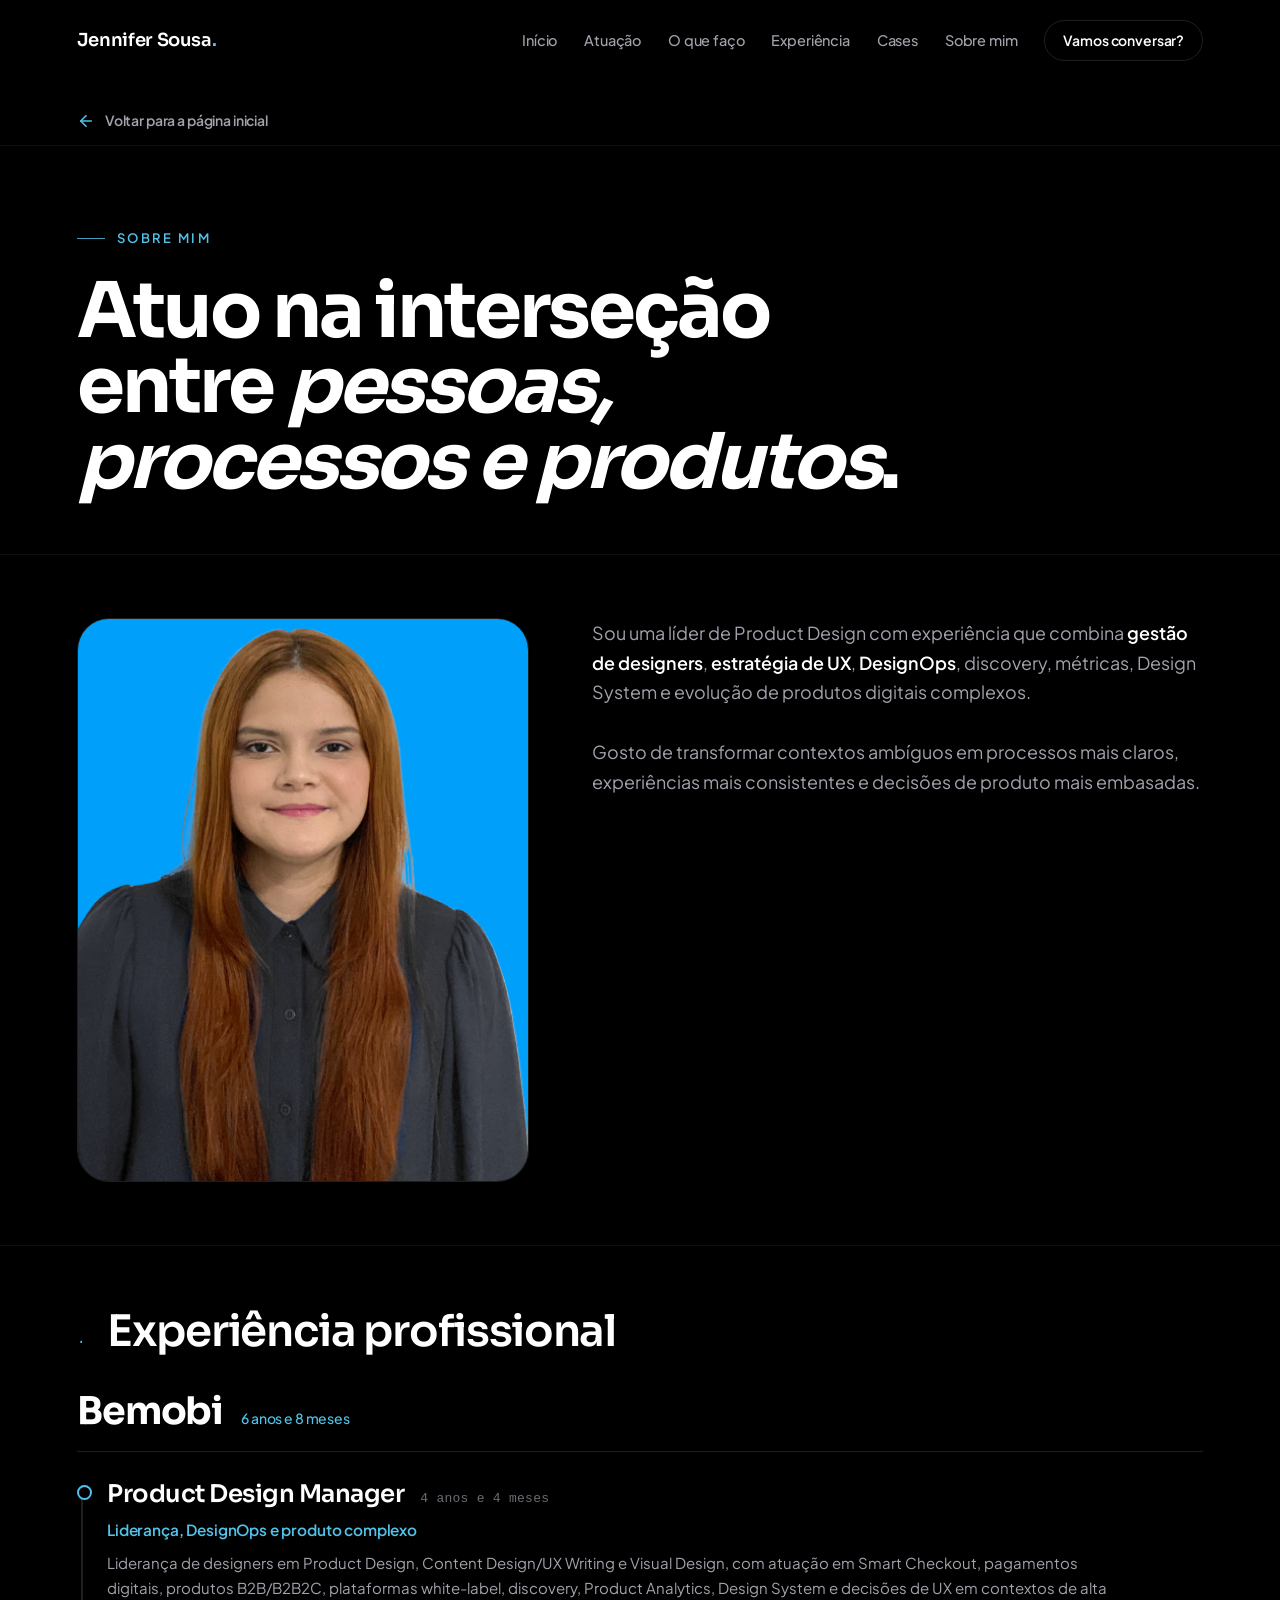
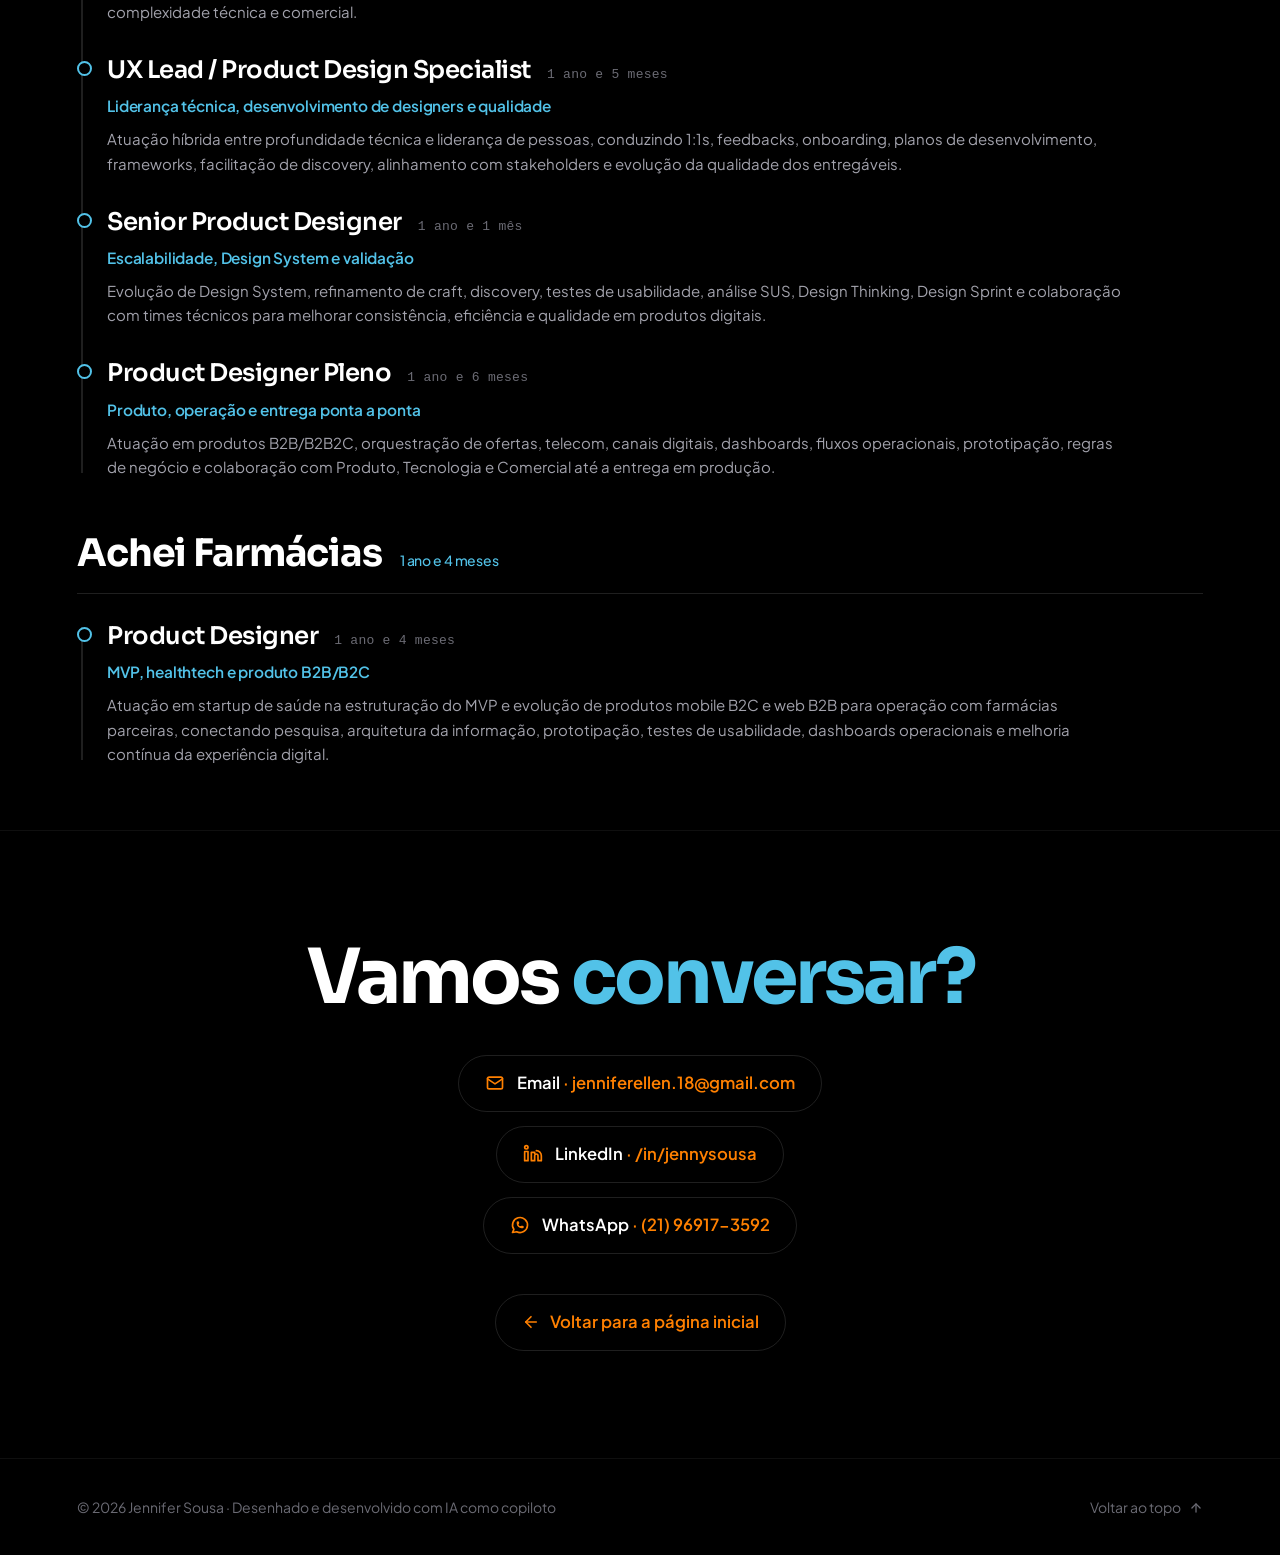
<file: uploads/Site portfolio/Sobre mim.html>
<!DOCTYPE html>
<html lang="pt-BR" data-anim="on">
<head>
<meta charset="UTF-8" />
<meta name="viewport" content="width=device-width, initial-scale=1.0" />
<title>Sobre mim · Jennifer Sousa</title>
<meta name="description" content="Sobre Jennifer Sousa, líder de Product Design que atua na interseção entre pessoas, processos e produtos." />
<link rel="stylesheet" href="brand-tokens.css" />
<link rel="stylesheet" href="styles.css" />
<link rel="stylesheet" href="case.css" />

<!-- Microsoft Clarity -->
<script type="text/javascript">
   (function(c,l,a,r,i,t,y){
       c[a]=c[a]||function(){(c[a].q=c[a].q||[]).push(arguments)};
       t=l.createElement(r);t.async=1;t.src="https://www.clarity.ms/tag/"+i;
       y=l.getElementsByTagName(r)[0];y.parentNode.insertBefore(t,y);
   })(window, document, "clarity", "script", "wytoc0m8iu");
</script>

<!-- Google Analytics -->
<script async src="https://www.googletagmanager.com/gtag/js?id=G-2RXVHXYRN8"></script>
<script>
 window.dataLayer = window.dataLayer || [];
 function gtag(){dataLayer.push(arguments);}
 gtag('js', new Date());
 gtag('config', 'G-2RXVHXYRN8');
</script>
</head>
<body id="top" data-screen-label="Sobre mim">

<div class="progress" id="progress"></div>

<!-- ============ NAV ============ -->
<nav class="nav" id="nav">
  <a href="index.html" class="nav__brand">Jennifer Sousa<b>.</b></a>
  <div class="nav__links">
    <a class="nav__link" href="index.html">Início</a>
    <a class="nav__link" href="index.html#highlights">Atuação</a>
    <a class="nav__link" href="index.html#fazer">O que faço</a>
    <a class="nav__link" href="index.html#numeros">Experiência</a>
    <a class="nav__link" href="index.html#cases">Cases</a>
    <a class="nav__link" href="Sobre mim.html">Sobre mim</a>
    <a class="nav__link nav__cta" href="index.html#contato">Vamos conversar?</a>
  </div>
</nav>

<!-- ============ BREADCRUMB ============ -->
<div class="casebar">
  <div class="container">
    <a class="backlink" href="index.html">
      <svg width="18" height="18" viewBox="0 0 24 24" fill="none" stroke="currentColor" stroke-width="2.2" stroke-linecap="round" stroke-linejoin="round"><line x1="19" y1="12" x2="5" y2="12"></line><polyline points="12 19 5 12 12 5"></polyline></svg>
      Voltar para a página inicial
    </a>
  </div>
</div>

<!-- ============ ABOUT HERO ============ -->
<header class="section case-hero">
  <div class="container">
    <p class="case-hero__kind reveal">Sobre mim</p>
    <h1 class="case-hero__title reveal" data-d="1">Atuo na interseção entre <em>pessoas, processos e produtos</em>.</h1>
  </div>
</header>

<!-- ============ ABOUT CONTENT ============ -->
<section class="cs">
  <div class="container">
    <div class="about-page">
      <img src="assets/foto-jenny.png" alt="Jennifer Sousa" class="about-photo about-photo--filled reveal" />
      <div class="about-prose reveal" data-d="1">
        <div class="about__body">
          <p>Sou uma líder de Product Design com experiência que combina <strong>gestão de designers</strong>, <strong>estratégia de UX</strong>, <strong>DesignOps</strong>, discovery, métricas, Design System e evolução de produtos digitais complexos.</p>
          <p>Gosto de transformar contextos ambíguos em processos mais claros, experiências mais consistentes e decisões de produto mais embasadas.</p>
        </div>
      </div>
    </div>
  </div>
</section>

<!-- ============ EXPERIÊNCIA PROFISSIONAL ============ -->
<section class="cs">
  <div class="container">
    <div class="cs__head reveal">
      <span class="cs__num">·</span>
      <h2 class="cs__title">Experiência profissional</h2>
    </div>
    <div class="xp">
      <div class="xp-co reveal" data-d="1">
        <div class="xp-co__head">
          <h3 class="xp-co__name">Bemobi</h3>
          <span class="xp-co__time">6 anos e 8 meses</span>
        </div>
        <ol class="xp-roles">
          <li class="xp-role">
            <div class="xp-role__top">
              <h4 class="xp-role__title">Product Design Manager</h4>
              <span class="xp-role__time">4 anos e 4 meses</span>
            </div>
            <p class="xp-role__tag">Liderança, DesignOps e produto complexo</p>
            <p class="xp-role__desc">Liderança de designers em Product Design, Content Design/UX Writing e Visual Design, com atuação em Smart Checkout, pagamentos digitais, produtos B2B/B2B2C, plataformas white-label, discovery, Product Analytics, Design System e decisões de UX em contextos de alta complexidade técnica e comercial.</p>
          </li>
          <li class="xp-role">
            <div class="xp-role__top">
              <h4 class="xp-role__title">UX Lead / Product Design Specialist</h4>
              <span class="xp-role__time">1 ano e 5 meses</span>
            </div>
            <p class="xp-role__tag">Liderança técnica, desenvolvimento de designers e qualidade</p>
            <p class="xp-role__desc">Atuação híbrida entre profundidade técnica e liderança de pessoas, conduzindo 1:1s, feedbacks, onboarding, planos de desenvolvimento, frameworks, facilitação de discovery, alinhamento com stakeholders e evolução da qualidade dos entregáveis.</p>
          </li>
          <li class="xp-role">
            <div class="xp-role__top">
              <h4 class="xp-role__title">Senior Product Designer</h4>
              <span class="xp-role__time">1 ano e 1 mês</span>
            </div>
            <p class="xp-role__tag">Escalabilidade, Design System e validação</p>
            <p class="xp-role__desc">Evolução de Design System, refinamento de craft, discovery, testes de usabilidade, análise SUS, Design Thinking, Design Sprint e colaboração com times técnicos para melhorar consistência, eficiência e qualidade em produtos digitais.</p>
          </li>
          <li class="xp-role">
            <div class="xp-role__top">
              <h4 class="xp-role__title">Product Designer Pleno</h4>
              <span class="xp-role__time">1 ano e 6 meses</span>
            </div>
            <p class="xp-role__tag">Produto, operação e entrega ponta a ponta</p>
            <p class="xp-role__desc">Atuação em produtos B2B/B2B2C, orquestração de ofertas, telecom, canais digitais, dashboards, fluxos operacionais, prototipação, regras de negócio e colaboração com Produto, Tecnologia e Comercial até a entrega em produção.</p>
          </li>
        </ol>
      </div>
      <div class="xp-co reveal" data-d="1">
        <div class="xp-co__head">
          <h3 class="xp-co__name">Achei Farmácias</h3>
          <span class="xp-co__time">1 ano e 4 meses</span>
        </div>
        <ol class="xp-roles">
          <li class="xp-role">
            <div class="xp-role__top">
              <h4 class="xp-role__title">Product Designer</h4>
              <span class="xp-role__time">1 ano e 4 meses</span>
            </div>
            <p class="xp-role__tag">MVP, healthtech e produto B2B/B2C</p>
            <p class="xp-role__desc">Atuação em startup de saúde na estruturação do MVP e evolução de produtos mobile B2C e web B2B para operação com farmácias parceiras, conectando pesquisa, arquitetura da informação, prototipação, testes de usabilidade, dashboards operacionais e melhoria contínua da experiência digital.</p>
          </li>
        </ol>
      </div>
    </div>
  </div>
</section>

<!-- ============ CTA ============ -->
<section class="case-cta">
  <div class="container">
    <h2 class="case-cta__title reveal">Vamos <em>conversar?</em></h2>

    <div class="contact__links case-cta__contacts reveal" data-d="1">
      <a class="clink" href="mailto:jenniferellen.18@gmail.com">
        <svg width="20" height="20" viewBox="0 0 24 24" fill="none" stroke="currentColor" stroke-width="2" stroke-linecap="round" stroke-linejoin="round"><rect x="3" y="5" width="18" height="14" rx="2"></rect><path d="m3 7 9 6 9-6"></path></svg>
        <span><span class="label">Email</span> · jenniferellen.18@gmail.com</span>
      </a>
      <a class="clink" href="https://www.linkedin.com/in/jennysousa/" target="_blank" rel="noopener">
        <svg width="20" height="20" viewBox="0 0 24 24" fill="none" stroke="currentColor" stroke-width="2" stroke-linecap="round" stroke-linejoin="round"><path d="M16 8a6 6 0 0 1 6 6v6h-4v-6a2 2 0 0 0-4 0v6h-4v-10h4v1.5"></path><rect x="2" y="9" width="4" height="11"></rect><circle cx="4" cy="4" r="2"></circle></svg>
        <span><span class="label">LinkedIn</span> · /in/jennysousa</span>
      </a>
      <a class="clink" href="https://wa.me/5521969173592" target="_blank" rel="noopener">
        <svg width="20" height="20" viewBox="0 0 24 24" fill="none" stroke="currentColor" stroke-width="2" stroke-linecap="round" stroke-linejoin="round"><path d="M3 21l1.65-3.8a9 9 0 1 1 3.4 2.9L3 21"></path><path d="M9 10a.5.5 0 0 0 1 0V9a.5.5 0 0 0-1 0v1a5 5 0 0 0 5 5h1a.5.5 0 0 0 0-1h-1a.5.5 0 0 0 0 1"></path></svg>
        <span><span class="label">WhatsApp</span> · (21) 96917-3592</span>
      </a>
    </div>

    <div class="case-cta__row reveal" data-d="2">
      <a class="btn-ghost btn-ghost--link" href="index.html">
        <svg width="18" height="18" viewBox="0 0 24 24" fill="none" stroke="currentColor" stroke-width="2.2" stroke-linecap="round" stroke-linejoin="round"><line x1="19" y1="12" x2="5" y2="12"></line><polyline points="12 19 5 12 12 5"></polyline></svg>
        Voltar para a página inicial
      </a>
    </div>
  </div>
</section>

<!-- ============ FOOTER ============ -->
<footer class="footer">
  <span>© 2026 Jennifer Sousa · Desenhado e desenvolvido com IA como copiloto</span>
  <a class="footer__top" href="#top">Voltar ao topo
    <svg width="14" height="14" viewBox="0 0 24 24" fill="none" stroke="currentColor" stroke-width="2.2" stroke-linecap="round" stroke-linejoin="round"><line x1="12" y1="19" x2="12" y2="5"></line><polyline points="5 12 12 5 19 12"></polyline></svg>
  </a>
</footer>

<script src="app.js"></script>

</body>
</html>
</file>
<file: brand-tokens.css>
/* ============================================================
   Bemobi — Tokens (color + type)
   Source: /Toolkit/Bemobi---Brandsheet---Cores, ---Tipografia
   ============================================================ */

/* Webfonts
   ------------------------------------------------------------
   Bemobi uses ABC Ginto Normal (Dinamo) for display and
   Google Sans for product UI. Neither is licensed on Google
   Fonts. Substitutions (flagged in README):
     ABC Ginto   → Sora           (geometric sans, tight)
     Google Sans → Plus Jakarta Sans (friendly geometric)
   We ship these with the weights used in the Figma file. */

@import url("https://fonts.googleapis.com/css2?family=Sora:wght@300;400;500;600;700&family=Plus+Jakarta+Sans:wght@400;500;600;700&display=swap");

:root {
  /* ----- Color: primary (azuis + lilás) ----- */
  --bmb-azul-escuro:    #03021E;   /* fg / near-black ink */
  --bmb-azul-medio:     #04017B;
  --bmb-azul-bemobi:    #400FF2;   /* 💙 brand primary */
  --bmb-lilas:          #9884FF;
  --bmb-lilas-claro:    #D9CDFD;
  --bmb-off-white:      #E9E4ED;   /* canvas background */

  /* ----- Color: neutrals ----- */
  --bmb-preto:          #000000;
  --bmb-branco:         #FFFFFF;
  --bmb-cinza-escuro:   #18233C;
  --bmb-cinza-medio:    #3D4C6F;
  --bmb-cinza-claro:    #C6C5C9;
  --bmb-off-white-2:    #F7F7FE;   /* soft UI fill */

  /* ----- Accent (editorial / alerts) ----- */
  --bmb-amarelo:        #FFBF00;

  /* ----- Gradients ----- */
  --bmb-grad-4:  linear-gradient(90deg, #03021E 0%, #04017B 25%, #400FF2 50%, #9884FF 100%);
  --bmb-grad-2b: linear-gradient(90deg, #400FF2 0%, #9884FF 100%);
  --bmb-grad-2c: linear-gradient(90deg, #9884FF 0%, #D9CDFD 100%);
  --bmb-grad-2d: linear-gradient(90deg, #D9CDFD 0%, #E9E4ED 100%);

  /* ----- Semantic foreground / background ----- */
  --fg-1: var(--bmb-azul-escuro);   /* primary ink */
  --fg-2: var(--bmb-cinza-medio);   /* secondary ink */
  --fg-3: var(--bmb-cinza-claro);   /* tertiary / disabled */
  --fg-on-primary: var(--bmb-off-white);

  --bg-canvas:  var(--bmb-off-white);  /* page/section */
  --bg-card:    var(--bmb-branco);     /* cards, panels */
  --bg-subtle:  var(--bmb-off-white-2);/* soft fills */
  --bg-primary: var(--bmb-azul-bemobi);

  --border-hairline: rgba(198,197,201,0.6);
  --border-soft:     rgba(233,228,237,1);
  --border-strong:   rgba(24,35,60,0.12);

  /* ----- Elevation ----- */
  --shadow-xs: 0 1px 2px rgba(3,2,30,0.04);
  --shadow-sm: 0 2px 8px rgba(3,2,30,0.06);
  --shadow-md: 0 8px 24px rgba(3,2,30,0.08);
  --shadow-lg: 0 24px 64px rgba(3,2,30,0.12);
  --shadow-glass: 0 24px 60px rgba(64,15,242,0.20);

  /* ----- Radii ----- */
  --r-xs: 8px;
  --r-sm: 12px;
  --r-md: 16px;
  --r-lg: 24px;
  --r-xl: 32px;
  --r-2xl: 64px;
  --r-pill: 999px;

  /* ----- Spacing (8-pt base) ----- */
  --s-1: 4px;
  --s-2: 8px;
  --s-3: 12px;
  --s-4: 16px;
  --s-5: 24px;
  --s-6: 32px;
  --s-7: 48px;
  --s-8: 64px;
  --s-9: 96px;
  --s-10: 132px;

  /* ----- Typography families ----- */
  --font-display: "Sora", "ABC Ginto Normal", ui-sans-serif, system-ui, sans-serif;
  --font-ui:      "Plus Jakarta Sans", "Google Sans", ui-sans-serif, system-ui, sans-serif;
  --font-mono:    ui-monospace, "SF Mono", "JetBrains Mono", monospace;

  /* ----- Type scale (from brandbook: H1 96 / H2 72 / H3 56 / H4 32 / body 24 / caption 20) ----- */
  --fs-h1: 5rem;
  --fs-h2: 3.5rem;
  --fs-h3: 3rem;
  --fs-h4: 1.5rem;
  --fs-body: 1rem;
  --fs-caption: 1rem;

  /* UI type scale (product surfaces — Google Sans) */
  --fs-ui-1: 0.625rem;
  --fs-ui-2: 0.75rem;
  --fs-ui-3: 0.75rem;
  --fs-ui-4: 0.875rem;
  --fs-ui-5: 1rem;
  --fs-ui-6: 1rem;

  /* Tracking */
  --ls-tight:  -0.03em;   /* display */
  --ls-snug:   -0.02em;   /* body + UI */
  --ls-normal: 0;
}

/* ============================================================
   Semantic element defaults
   ============================================================ */
html { color: var(--fg-1); background: var(--bg-canvas); }
body { font-family: var(--font-ui); font-size: var(--fs-ui-3); line-height: 1.5; -webkit-font-smoothing: antialiased; }

h1, h2, h3, h4 { font-family: var(--font-display); color: var(--fg-1); font-weight: 500; }

h1 { font-size: var(--fs-h1); line-height: 1.0; letter-spacing: var(--ls-tight); }
h2 { font-size: var(--fs-h2); line-height: 1.05; letter-spacing: var(--ls-tight); }
h3 { font-size: var(--fs-h3); line-height: 1.1;  letter-spacing: var(--ls-tight); }
h4 { font-size: var(--fs-h4); line-height: 1.2;  letter-spacing: var(--ls-tight); }

p  { font-size: var(--fs-body); line-height: 1.45; letter-spacing: var(--ls-snug); color: var(--fg-2); }

small, .caption { font-size: var(--fs-caption); line-height: 1.3; color: var(--fg-2); }

code, pre { font-family: var(--font-mono); font-size: 0.92em; }

hr { border: none; border-top: 1px solid var(--border-hairline); }

/* Bemobi eyebrow pattern: small label + big headline stacked */
.bmb-eyebrow {
  font-family: var(--font-ui);
  font-size: 2rem;
  font-weight: 500;
  color: var(--fg-2);
  line-height: 1.2;
}
.bmb-display {
  font-family: var(--font-ui);       /* brand heading = Google Sans 500 on slides */
  font-size: var(--fs-h1);
  font-weight: 700;
  line-height: 0.9;
  letter-spacing: var(--ls-tight);
  color: var(--fg-1);
}

/* Utility: pill */
.bmb-pill {
  display: inline-flex; align-items: center; gap: 8px;
  padding: 6px 14px; border-radius: var(--r-pill);
  font: 500 var(--fs-ui-2)/1 var(--font-ui);
  letter-spacing: var(--ls-snug);
}
</file>
<file: styles.css>
/* ============================================================
   Jennifer Sousa — Portfolio
   Dark theme built on Bemobi tokens (brand-tokens.css)
   Black canvas · white type · orange links · turquoise highlights
   ============================================================ */

:root {
  --bg:        #000000;
  --panel:     #0B0B0E;
  --panel-2:   #111116;
  --ink:       #FFFFFF;
  --muted:     #A2A2AC;   /* body text — 7.8:1 on black */
  --muted-2:   #7B7B85;   /* tertiary / meta — WCAG AA ≥4.5:1 on #000 */
  --accent:    #52C2E8;   /* turquoise — highlights (tweakable) */
  --link:      #FF8000;   /* orange — real links only */
  --hairline:  rgba(255,255,255,0.12);
  --hairline-2:rgba(255,255,255,0.06);
  --maxw:      1280px;
  --gutter:    clamp(22px, 6vw, 104px);
  --section-y: clamp(72px, 12vh, 168px);
}

* { box-sizing: border-box; }

html { background: var(--bg); color: var(--ink); scroll-behavior: smooth; scroll-padding-top: 90px; -webkit-text-size-adjust: 100%; }
@media (prefers-reduced-motion: reduce) { html { scroll-behavior: auto; } }

body {
  margin: 0;
  font-family: var(--font-ui);
  font-size: 0.875rem;
  line-height: 1.5;
  background: var(--bg);
  color: var(--ink);
  -webkit-font-smoothing: antialiased;
  text-rendering: optimizeLegibility;
  overflow-x: hidden;
}

::selection { background: var(--accent); color: #001018; }

/* ---------- Skip link ---------- */
.skip-link {
  position: absolute; left: -9999px; top: auto;
  width: 1px; height: 1px; overflow: hidden; z-index: 999;
  font-family: var(--font-ui); font-weight: 700; font-size: 0.75rem;
  text-decoration: none; color: #001018;
  background: var(--accent); border-radius: 8px; padding: 12px 24px;
  white-space: nowrap;
}
.skip-link:focus {
  position: fixed; top: 12px; left: 12px;
  width: auto; height: auto;
  z-index: 9999;
}

/* ---------- Focus-visible ---------- */
:focus-visible {
  outline: 2px solid var(--accent);
  outline-offset: 3px;
  border-radius: 3px;
}
:focus:not(:focus-visible) { outline: none; }
.nav__cta:focus-visible,
.clink:focus-visible,
.lang-toggle:focus-visible,
.btn-ghost:focus-visible,
.case:focus-visible {
  outline-offset: 4px;
  border-radius: 999px;
}

a { color: var(--link); text-decoration: none; }

/* Override Bemobi light-theme element defaults for dark canvas */
h1, h2, h3, h4, h5, h6 { color: var(--ink); margin: 0; }
p { color: var(--muted); margin: 0; font-size: inherit; line-height: inherit; letter-spacing: inherit; }

.container { width: 100%; max-width: var(--maxw); margin: 0 auto; padding-inline: var(--gutter); }

/* ---------- Scroll progress ---------- */
.progress {
  position: fixed; top: 0; left: 0; height: 2px; width: 0%;
  background: var(--accent); z-index: 200;
  transition: width .08s linear;
}

/* ---------- Eyebrow / labels ---------- */
.eyebrow {
  display: inline-flex; align-items: center; gap: 12px;
  font-family: var(--font-ui);
  font-size: 0.625rem; font-weight: 600;
  letter-spacing: 0.18em; text-transform: uppercase;
  color: var(--accent);
  margin: 0 0 28px;
}
.eyebrow::before {
  content: ""; width: 28px; height: 1px; background: var(--accent); opacity: .8;
}
.eyebrow.no-rule::before { display: none; }

/* ---------- Nav ---------- */
.nav {
  position: fixed; inset: 0 0 auto 0; z-index: 150;
  display: flex; align-items: center; justify-content: space-between;
  padding: 20px var(--gutter);
  background: color-mix(in srgb, var(--bg) 72%, transparent);
  backdrop-filter: blur(14px) saturate(120%);
  -webkit-backdrop-filter: blur(14px) saturate(120%);
  border-bottom: 1px solid transparent;
  transition: border-color .4s ease, background .4s ease, padding .4s ease;
}
.nav.scrolled { border-bottom-color: var(--hairline-2); padding-block: 14px; }
.nav__brand {
  font-family: var(--font-display);
  font-weight: 600; font-size: 0.875rem; letter-spacing: -0.02em;
  color: var(--ink);
}
.nav__brand b { color: var(--accent); font-weight: 600; }
.nav__links { display: flex; align-items: center; gap: clamp(14px, 2.1vw, 34px); }
.nav__link {
  position: relative; color: var(--muted); font-size: 0.75rem; font-weight: 500;
  letter-spacing: -0.01em; padding: 4px 0; transition: color .25s ease; white-space: nowrap;
}
.nav__link::after {
  content: ""; position: absolute; left: 0; bottom: -2px; height: 1px; width: 0;
  background: var(--accent); transition: width .3s ease;
}
.nav__link:hover { color: var(--ink); }
.nav__link:hover::after { width: 100%; }
.nav__cta {
  color: var(--ink); border: 1px solid var(--hairline);
  border-radius: 999px; padding: 9px 18px; font-size: 0.75rem; font-weight: 600;
  transition: border-color .25s ease, color .25s ease, background .25s ease;
}
.nav__cta:hover { border-color: var(--accent); color: var(--accent); }
.nav__cta::after { display: none; }

/* ---------- Language toggle ---------- */
.lang-toggle {
  background: none; border: 1px solid var(--hairline); border-radius: 999px;
  padding: 6px 14px; color: var(--muted); cursor: pointer;
  font-family: var(--font-mono); font-size: 0.625rem; font-weight: 600;
  letter-spacing: 0.1em; white-space: nowrap;
  transition: border-color .25s ease, color .25s ease;
}
.lang-toggle:hover { border-color: var(--accent); color: var(--accent); }

@media (max-width: 940px) {
  .nav__links .nav__link:not(.nav__cta) { display: none; }
  .nav__links .nav__item { display: none; }
}

/* ---------- Nav: Cases dropdown ---------- */
.nav__item { position: relative; }
.nav__dropdown-trigger { background: none; border: none; font: inherit; cursor: pointer; display: inline-flex; align-items: center; }
.nav__dropdown-menu {
  position: absolute; top: calc(100% + 18px); left: 50%; transform: translateX(-50%);
  background: var(--panel); border: 1px solid var(--hairline-2); border-radius: var(--r-lg);
  padding: 8px; display: flex; flex-direction: column; gap: 2px; min-width: 220px;
  box-shadow: 0 24px 48px -16px rgba(0,0,0,.55); z-index: 10;
}
.nav__dropdown-menu[hidden] { display: none; }
.nav__dropdown-menu a {
  display: block; padding: 10px 14px; border-radius: 8px; font-size: 0.75rem; font-weight: 500;
  color: var(--muted); white-space: nowrap; transition: background .2s ease, color .2s ease;
}
.nav__dropdown-menu a:hover, .nav__dropdown-menu a:focus-visible { background: var(--panel-2); color: var(--ink); }

/* ============================================================
   HERO  — variants switch via html[data-hero="…"]
   ============================================================ */
.hero {
  min-height: 100svh;
  display: flex; align-items: center;
  padding-top: 120px; padding-bottom: var(--section-y);
  position: relative;
}
.hero__inner {
  display: grid; grid-template-columns: 1fr;
  grid-template-areas: "eyebrow" "title" "chips" "desc" "carousel" "badge" "meta";
}
.hero__eyebrow { grid-area: eyebrow; color: var(--muted); }
.hero__eyebrow::before { background: var(--muted); opacity: .5; }
.hero__carousel { grid-area: carousel; margin: 28px 0 24px; display: flex; flex-direction: column; align-items: center; }
.hero__title { grid-area: title; }
.hero__chips { grid-area: chips; display: flex; flex-wrap: wrap; gap: 8px; margin-top: 20px; }
.hero__desc { grid-area: desc; }
.avail-badge { grid-area: badge; }
.hero__meta { grid-area: meta; }

.chip-tag {
  display: inline-flex; align-items: center; padding: 6px 13px; border-radius: 5px;
  background: var(--panel-2); border: 1px solid var(--hairline);
  color: var(--muted); font-family: var(--font-ui); font-size: clamp(0.6875rem, 0.85vw, 0.75rem);
  font-weight: 600; letter-spacing: .04em; text-transform: uppercase; line-height: 1;
}

/* --- hero carousel --- */
.hero__carousel-track {
  position: relative; width: 100%; aspect-ratio: 846 / 1500;
  max-width: 420px; flex: 0 1 auto; min-height: 0; margin-inline: auto;
}
.hero__slide {
  position: absolute; inset: 0; width: 100%; height: 100%;
  object-fit: contain; opacity: 0; transition: opacity .6s ease;
}
.hero__slide.is-active { opacity: 1; }
.hero__dots {
  display: flex; gap: 8px; margin-top: 16px; justify-content: center;
}
.hero__dot {
  appearance: none; border: none; background: none; padding: 0; cursor: pointer;
  width: 32px; height: 4px; border-radius: 999px; background: var(--hairline-2, rgba(0,0,0,.12));
  overflow: hidden; position: relative;
}
.hero__dot-fill {
  position: absolute; inset: 0; width: 0%; background: var(--accent); border-radius: inherit;
}
.hero__dot.is-active .hero__dot-fill { animation: heroDotFill 5s linear forwards; }
.hero__dot.is-done .hero__dot-fill { width: 100%; }
.hero__carousel-caption { margin-top: 14px; font-size: 0.75rem; line-height: 1.5; color: var(--muted-2); text-align: center; max-width: 320px; }
@keyframes heroDotFill { from { width: 0%; } to { width: 100%; } }
html[data-anim="off"] .hero__dot.is-active .hero__dot-fill,
html[data-anim="off"] .hero__slide { animation: none; transition: none; }
@media (prefers-reduced-motion: reduce) {
  .hero__dot.is-active .hero__dot-fill { animation: none; width: 100%; }
  .hero__slide { transition: none; }
}
.hero__title {
  font-family: var(--font-display);
  font-weight: 700;
  font-size: clamp(2rem, 5vw, 3.5rem);
  line-height: 0.98;
  letter-spacing: -0.035em;
  margin: 0;
  max-width: 16ch;
  text-wrap: balance;
}
.hero__title em { font-style: normal; color: var(--accent); }
@media (max-width: 919px) {
  .hero__title { font-size: clamp(1.5rem, 6.72vw, 2.5rem) !important; line-height: 1.06; }
  .hero__desc { font-size: clamp(0.75rem, 3.36vw, 1rem); }
}
.hero__desc {
  font-family: var(--font-ui);
  font-size: clamp(0.875rem, 1.2vw, 1.125rem);
  line-height: 1.55;
  color: var(--muted);
  margin: 36px 0 0;
  max-width: 56ch;
  letter-spacing: -0.01em;
}
.hero__meta {
  display: flex; flex-wrap: wrap; gap: 10px 28px; margin-top: 44px;
  font-size: 0.75rem; color: var(--muted-2); letter-spacing: .02em;
}
.hero__meta span { display: inline-flex; align-items: center; gap: 9px; }
.hero__meta span::before { content: ""; width: 5px; height: 5px; border-radius: 50%; background: var(--accent); }

/* scroll cue */
.hero__cue {
  position: absolute; left: var(--gutter); bottom: 36px;
  display: inline-flex; align-items: center; gap: 12px;
  font-size: 0.625rem; letter-spacing: .22em; text-transform: uppercase; color: var(--muted-2);
}
.hero__cue svg { display: block; color: var(--accent); animation: cue 2.4s ease-in-out infinite; }
@keyframes cue { 0%,100% { transform: translateY(0); opacity:.55 } 50% { transform: translateY(5px); opacity:1 } }

/* --- variant: centro --- */
html[data-hero="centro"] .hero__inner { align-items: center; text-align: center; }
html[data-hero="centro"] .hero__title { max-width: 18ch; }
html[data-hero="centro"] .hero__desc { margin-inline: auto; }
html[data-hero="centro"] .eyebrow::before { display: none; }
html[data-hero="centro"] .hero__meta { justify-content: center; }
html[data-hero="centro"] .hero__cue { left: 50%; transform: translateX(-50%); }

/* --- variant: split --- */
@media (min-width: 920px) {
  html[data-hero="split"] .hero__inner {
    display: grid; grid-template-columns: 1.35fr 1fr; gap: 64px; align-items: end;
  }
  html[data-hero="split"] .hero__eyebrow { grid-column: 1 / -1; }
  html[data-hero="split"] .hero__title { max-width: none; }
  html[data-hero="split"] .hero__desc { margin-top: 0; padding-bottom: 10px; }
  html[data-hero="split"] .hero__meta { grid-column: 1 / -1; }
}

/* --- hero carousel: side-by-side on desktop, 40% width --- */
@media (min-width: 920px) {
  .hero__inner {
    grid-template-columns: 1.5fr 1fr;
    column-gap: 56px;
    grid-template-areas:
      "eyebrow carousel"
      "title carousel"
      "chips carousel"
      "desc carousel"
      "badge carousel"
      "meta carousel";
    align-items: stretch;
  }
  .hero__carousel { margin: 0; align-self: center; width: 100%; height: 100%; justify-content: center; align-items: center; }
  .hero__carousel-track { max-width: none; width: 100%; height: auto; max-height: 100%; aspect-ratio: 846 / 1500; }
}

/* --- variant: mega --- */
html[data-hero="mega"] .hero__title {
  font-size: clamp(2.5rem, 8.4vw, 7.5rem);
  line-height: 0.9;
  letter-spacing: -0.045em;
  max-width: 14ch;
}
html[data-hero="mega"] .hero__desc { max-width: 50ch; }

/* ============================================================
   Section scaffolding
   ============================================================ */
.section { padding-block: var(--section-y); position: relative; }
.section--line { border-top: 1px solid var(--hairline-2); }
.section__head { max-width: 60ch; margin-bottom: clamp(48px, 7vh, 88px); }
.section__title {
  font-family: var(--font-display); font-weight: 600;
  font-size: clamp(1.375rem, 2.8vw, 2.25rem); line-height: 1.04; letter-spacing: -0.03em;
  margin: 0; color: var(--ink); text-wrap: balance;
}
.section__title em { font-style: normal; color: var(--accent); }
.section__lead { font-size: clamp(0.875rem, 1.12vw, 1.125rem); color: var(--muted); margin: 24px 0 0; max-width: 54ch; line-height: 1.55; }

/* ---------- Minha missão ---------- */
.missao { display: block; }
.missao__col { display: flex; flex-direction: column; gap: clamp(20px, 3vw, 32px); }
.missao__row { display: grid; grid-template-columns: 1fr auto; gap: clamp(24px, 4vw, 48px); align-items: start; }
.missao__body { font-size: clamp(1.125rem, 1.6vw, 1.375rem); line-height: 1.6; color: var(--ink); margin: 0; max-width: 46ch; }
.missao__photo { align-self: start; }
@media (max-width: 760px) { .missao__row { grid-template-columns: 1fr; } .missao__photo { order: -1; } }
.missao__text .eyebrow { margin-bottom: 18px; }
.missao__body { font-size: clamp(1.125rem, 1.6vw, 1.375rem); line-height: 1.6; color: var(--ink); margin: 0; max-width: 46ch; }
.missao__body--spaced { margin-top: clamp(32px, 5vw, 48px); }
.missao__pills { display: flex; flex-wrap: wrap; gap: 14px; align-content: flex-start; }
.xp--spaced { margin-top: clamp(32px, 5vw, 56px); }
.missao__pills--row { flex-wrap: nowrap; overflow-x: auto; }
@media (max-width: 760px) { .missao__pills--row { flex-wrap: wrap; overflow-x: visible; } }
.pill {
  display: inline-flex; align-items: center; padding: 10px 20px; border-radius: 999px;
  border: 1px solid var(--accent); color: var(--accent); font-size: 0.875rem; font-weight: 500;
  animation: pill-glow 16s ease-in-out infinite;
}
.pill:nth-child(1) { animation-delay: 0s; }
.pill:nth-child(2) { animation-delay: 2s; }
.pill:nth-child(3) { animation-delay: 4s; }
.pill:nth-child(4) { animation-delay: 6s; }
.pill:nth-child(5) { animation-delay: 8s; }
.pill:nth-child(6) { animation-delay: 10s; }
.pill:nth-child(7) { animation-delay: 12s; }
.pill:nth-child(8) { animation-delay: 14s; }
@keyframes pill-glow {
  0%, 100% { border-color: var(--accent); color: var(--accent); box-shadow: none; }
  3% { border-color: #FFFFFF; color: #FFFFFF; box-shadow: 0 0 12px rgba(255,255,255,.5); }
  9% { border-color: var(--accent); color: var(--accent); box-shadow: none; }
}
@media (prefers-reduced-motion: reduce) { .pill { animation: none; } }

/* ---------- Meu Processo ---------- */
.processo__grid { display: grid; grid-template-columns: repeat(5, 1fr); gap: clamp(14px, 2vw, 22px); }
@media (max-width: 1099px) { .processo__grid { grid-template-columns: repeat(3, 1fr); } }
@media (max-width: 620px) { .processo__grid { grid-template-columns: 1fr; } }
.processo__step {
  position: relative; padding: clamp(20px, 2.6vw, 28px) clamp(18px, 2.2vw, 22px);
  border: 1px solid var(--hairline); border-radius: 10px; background: var(--panel-2);
  display: flex; flex-direction: column; gap: 10px;
}
.processo__step:not(:last-child)::after {
  content: "→"; position: absolute; top: 50%; right: -19px; transform: translateY(-50%);
  color: var(--muted-2); font-size: 1rem; line-height: 1;
}
@media (max-width: 1099px) { .processo__step::after { display: none; } }
.processo__num {
  font-family: var(--font-display); font-weight: 700; color: var(--accent);
  font-size: clamp(1.5rem, 2.4vw, 2rem); letter-spacing: -0.03em; line-height: 1;
}
.processo__step-title { font-family: var(--font-display); font-weight: 600; font-size: clamp(0.9375rem, 1.2vw, 1.0625rem); color: var(--ink); margin: 0; }
.processo__step-body { font-size: 0.8125rem; line-height: 1.55; color: var(--muted); margin: 0; }
.processo__loop {
  grid-column: 1 / -1; display: flex; align-items: center; gap: 16px; margin-top: 4px;
}
.processo__loop::before, .processo__loop::after { content: ""; flex: 1; height: 1px; background: var(--hairline); }
.processo__loop-icon { flex: none; color: var(--accent); font-size: 1.125rem; line-height: 1; }
.processo__loop-text { flex: none; font-size: 0.75rem; letter-spacing: .04em; text-transform: uppercase; color: var(--muted-2); margin: 0; white-space: nowrap; }
@media (max-width: 480px) { .processo__loop-text { white-space: normal; text-align: center; } }

/* ---------- Sobre ---------- */
.about__quote {
  font-family: var(--font-display); font-weight: 400;
  font-size: clamp(1.5rem, 2.88vw, 2.5rem); line-height: 1.18; letter-spacing: -0.025em;
  color: var(--ink); margin: 0; max-width: 22ch; text-wrap: balance;
}
.about { display: grid; grid-template-columns: 1fr; gap: clamp(28px,5vw,64px); }
.about__body { font-size: clamp(0.875rem, 1.12vw, 1rem); line-height: 1.65; color: var(--muted); max-width: 60ch; }
.about__body strong { color: var(--ink); font-weight: 600; }
/* widow control on running text */
.missao__body, .do__desc, .case__desc, .about__body p, .hero__desc,
.stat__label, .ctx, .contact__sub, .section__lead, .contexts__intro { text-wrap: pretty; }
.about__body p + p { margin-top: clamp(22px, 2.4vw, 38px); }
@media (min-width: 900px) {
  .about { grid-template-columns: 1.1fr 1fr; align-items: start; }
}

/* ---------- O que eu faço (rows) ---------- */
.dolist { border-top: 1px solid var(--hairline); }
.do {
  display: grid; grid-template-columns: 64px 1fr; gap: clamp(20px,4vw,64px);
  padding: clamp(28px,4vh,46px) 0; border-bottom: 1px solid var(--hairline);
  position: relative; transition: padding-left .4s cubic-bezier(.2,.7,.2,1);
}
.do__num { font-family: var(--font-mono); font-size: 0.75rem; color: var(--accent); padding-top: 8px; letter-spacing: .05em; }
.do__title { font-family: var(--font-display); font-weight: 600; font-size: clamp(1.125rem, 2.08vw, 1.5rem); letter-spacing: -0.025em; margin: 0 0 14px; color: var(--ink); line-height: 1.1; }
.do__desc { font-size: clamp(0.75rem, 1vw, 1rem); line-height: 1.6; color: var(--muted); margin: 0; max-width: 62ch; }
.do::after { content: ""; position: absolute; left: -24px; top: 0; bottom: 0; width: 2px; background: var(--accent); transform: scaleY(0); transform-origin: top; transition: transform .4s ease; }
.do:hover { padding-left: 16px; }
.do:hover::after { transform: scaleY(1); }
@media (max-width: 680px) { .do { grid-template-columns: 1fr; gap: 10px; } .do__num { padding-top: 0; } }

/* ---------- 3 pilares ---------- */
.pillars { display: grid; grid-template-columns: repeat(3, 1fr); gap: clamp(20px,3vw,40px); }
.pillar { padding-top: 28px; border-top: 2px solid var(--hairline); transition: border-color .4s ease; }
.pillar:hover { border-top-color: var(--accent); }
.pillar__k { font-family: var(--font-mono); font-size: 0.625rem; color: var(--muted-2); letter-spacing: .1em; }
.pillar__name { font-family: var(--font-display); font-weight: 700; font-size: clamp(1.5rem, 2.72vw, 2.5rem); letter-spacing: -0.03em; margin: 14px 0 18px; color: var(--ink); }
.pillar:hover .pillar__name { color: var(--accent); }
.pillar__desc { font-size: 0.75rem; line-height: 1.62; color: var(--muted); margin: 0; }
@media (max-width: 820px) { .pillars { grid-template-columns: 1fr; } }

/* ---------- Números ---------- */
.stats { display: grid; grid-template-columns: repeat(4,1fr); gap: clamp(24px,5vw,56px); margin-bottom: clamp(40px,6vh,72px); }
.stat__fig { font-family: var(--font-display); font-weight: 700; font-size: clamp(2rem, 4.5vw, 3rem); line-height: 0.9; letter-spacing: -0.05em; color: var(--ink); }
.stat__fig span { color: var(--accent); }
.stat__label { font-size: clamp(0.75rem, 1.04vw, 1rem); color: var(--muted); margin-top: 14px; max-width: 26ch; line-height: 1.5; }
.contexts { display: grid; grid-template-columns: repeat(2,1fr); gap: 1px 32px; border-top: 1px solid var(--hairline); padding-top: 36px; }
.contexts__intro { text-align: center; max-width: 56ch; margin: clamp(8px,2vh,20px) auto clamp(36px,5vh,56px); font-family: var(--font-display); font-weight: 500; font-size: clamp(1rem, 1.76vw, 1.5rem); line-height: 1.4; letter-spacing: -0.02em; color: var(--ink); text-wrap: balance; }
.ctx { display: flex; gap: 14px; padding: 14px 0; font-size: 0.75rem; line-height: 1.5; color: var(--muted); border-bottom: 1px solid var(--hairline-2); }
.ctx::before { content: ""; flex: none; width: 6px; height: 6px; margin-top: 8px; border-radius: 50%; background: var(--accent); }
@media (max-width: 900px) { .stats { grid-template-columns: repeat(2,1fr); } }
@media (max-width: 760px) { .stats, .contexts { grid-template-columns: 1fr; } }
.cases--lead { margin-top: clamp(40px, 6vh, 64px); border-top: 1px solid var(--hairline); }

/* ---------- Cases ---------- */
.cases { border-top: 1px solid var(--hairline); }
.case {
  display: grid; grid-template-columns: 340px 1fr auto; align-items: center; gap: clamp(20px,4vw,56px);
  padding: clamp(34px,5vh,60px) 0; border-bottom: 1px solid var(--hairline);
  position: relative; cursor: default; transition: padding-left .45s cubic-bezier(.2,.7,.2,1);
}
.case__thumb {
  width: 340px; aspect-ratio: 4 / 3; border-radius: 8px; overflow: hidden;
  background: var(--surface-2, #f2f2f0);
}
.case__thumb img { width: 100%; height: 100%; object-fit: cover; display: block; transition: transform .5s cubic-bezier(.2,.7,.2,1); }
.case:hover .case__thumb img { transform: scale(1.08); }
.case__idx { font-family: var(--font-mono); font-size: 0.75rem; color: var(--accent); align-self: start; padding-top: 10px; }
.case__main { min-width: 0; }
.case__name {
  font-family: var(--font-display); font-weight: 700;
  font-size: clamp(1.25rem, 2.4vw, 1.75rem); line-height: 1.0; letter-spacing: -0.035em;
  margin: 0 0 16px; color: var(--ink); transition: color .3s ease;
}
.case:hover .case__name { color: var(--accent); }
.case__kind { display: inline-block; font-size: 0.625rem; letter-spacing: .14em; text-transform: uppercase; color: var(--muted-2); margin-bottom: 16px; }
.case__desc { font-size: clamp(0.75rem, 0.96vw, 0.875rem); line-height: 1.6; color: var(--muted); margin: 0; max-width: 70ch; }
.case__cta {
  display: inline-flex; align-items: center; gap: 10px; align-self: center; padding-top: 0;
  color: var(--link); font-weight: 600; font-size: 0.75rem; white-space: nowrap;
}
.case__cta .soon { min-width: 118px; text-align: center; font-size: 0.625rem; letter-spacing: .12em; text-transform: uppercase; color: var(--muted-2); border: 1px solid var(--hairline); border-radius: 999px; padding: 6px 12px; transition: border-color .3s, color .3s; }
.case:hover .case__cta .soon { border-color: var(--link); color: var(--link); }
.case__cta svg { transition: transform .35s ease; }
.case:hover .case__cta svg { transform: translateX(5px); }
.case::after { content: ""; position: absolute; left: -24px; top: 0; bottom: 0; width: 2px; background: var(--link); transform: scaleY(0); transform-origin: top; transition: transform .4s ease; }
.case:hover { padding-left: 18px; }
.case:hover::after { transform: scaleY(1); }
/* active (linked) case */
a.case { cursor: pointer; }
a.case .case__cta .soon { border-color: var(--link); color: var(--link); }
@media (max-width: 760px) {
  .case { grid-template-columns: 1fr; gap: 14px; }
  .case__idx, .case__cta { padding-top: 0; }
  .case__thumb { width: 100%; order: -1; }
}

/* ---------- Contato ---------- */
.contact { text-align: center; padding-block: clamp(96px,16vh,200px); }
.contact__title { font-family: var(--font-display); font-weight: 700; font-size: clamp(2rem, 5.6vw, 3.25rem); line-height: 0.94; letter-spacing: -0.045em; margin: 0; color: var(--ink); }
.contact__title em { font-style: normal; color: var(--accent); }
.contact__sub { font-size: clamp(0.875rem, 1.2vw, 1.125rem); color: var(--muted); margin: 28px auto 0; max-width: 46ch; line-height: 1.55; }
.contact__links { display: flex; flex-wrap: wrap; justify-content: center; gap: 14px 18px; margin-top: 52px; }
.clink {
  display: inline-flex; align-items: center; gap: 12px;
  border: 1px solid var(--hairline); border-radius: 999px;
  padding: 15px 26px; color: var(--link); font-weight: 600; font-size: clamp(0.75rem, 1.04vw, 0.875rem);
  transition: border-color .3s ease, transform .3s ease, background .3s ease;
}
.clink svg { color: var(--link); }
.clink:hover { border-color: var(--link); transform: translateY(-3px); background: color-mix(in srgb, var(--link) 8%, transparent); }
.clink .label { color: var(--ink); }

/* ---------- Footer ---------- */
.footer {
  border-top: 1px solid var(--hairline-2);
  display: flex; flex-wrap: wrap; align-items: center; justify-content: space-between; gap: 16px;
  padding: 38px var(--gutter); color: var(--muted-2); font-size: 0.75rem;
}
.footer a { color: var(--muted-2); transition: color .25s ease; }
.footer a:hover { color: var(--accent); }
.footer__top { display: inline-flex; align-items: center; gap: 8px; cursor: pointer; background: none; border: none; color: var(--muted-2); font: inherit; }
.footer__top:hover { color: var(--accent); }
.footer__info { display: flex; flex-direction: column; gap: 6px; min-width: 0; }
.footer__a11y { display: inline-flex; align-items: center; gap: 7px; color: var(--muted-2); font-size: 0.625rem; }
.footer__a11y::before { content: ""; flex: none; width: 6px; height: 6px; border-radius: 50%; background: var(--accent); }

/* ---------- A11y utility ---------- */
.sr-only {
  position: absolute; width: 1px; height: 1px; padding: 0; margin: -1px;
  overflow: hidden; clip: rect(0,0,0,0); white-space: nowrap; border: 0;
}

/* ---------- Availability badge ---------- */
.avail-badge {
  display: inline-flex; align-items: center; gap: 10px; align-self: flex-start;
  width: fit-content;
  border: 1px solid color-mix(in srgb, #3fca7a 42%, transparent);
  background: color-mix(in srgb, #3fca7a 11%, transparent);
  border-radius: 999px; padding: 8px 16px;
  font-family: var(--font-ui); font-size: 0.625rem; font-weight: 600;
  color: var(--ink); margin: 32px 0 32px;
}
.avail-badge__dot {
  flex: none; width: 9px; height: 9px; border-radius: 50%; background: #3fca7a;
  box-shadow: 0 0 0 0 color-mix(in srgb, #3fca7a 65%, transparent);
  animation: availPulse 2.2s ease-out infinite;
}
@keyframes availPulse {
  0%   { box-shadow: 0 0 0 0 color-mix(in srgb, #3fca7a 60%, transparent); }
  70%  { box-shadow: 0 0 0 9px transparent; }
  100% { box-shadow: 0 0 0 0 transparent; }
}

/* ---------- Case tags ---------- */
.case__tags {
  margin: 18px 0 0; padding: 0;
  font-family: var(--font-mono); font-size: 0.625rem; letter-spacing: .03em;
  line-height: 1.75; color: var(--muted-2);
}

/* ---------- Copy-email button + external-link icon ---------- */
button.clink { background: none; font: inherit; cursor: pointer; text-align: left; }
.clink--copy .clink__status {
  display: none; align-items: center; gap: 6px;
  color: #3fca7a; font-weight: 700; font-size: .92em; white-space: nowrap;
}
.clink--copy .clink__status::before { content: "\2713"; font-size: 1em; }
.clink--copy.is-copied .clink__status { display: inline-flex; }
.clink--copy.is-copied .clink__body { opacity: .45; }
.ext-icon { flex: none; margin-left: 2px; opacity: .65; transition: opacity .3s ease; }
.clink:hover .ext-icon, .clink:focus-visible .ext-icon { opacity: 1; }

/* ============================================================
   Scroll-reveal animation
   ============================================================ */
.reveal { opacity: 0; transform: translateY(26px); transition: opacity .8s cubic-bezier(.2,.7,.2,1), transform .8s cubic-bezier(.2,.7,.2,1); will-change: opacity, transform; }
.reveal.in { opacity: 1; transform: none; }
.reveal[data-d="1"] { transition-delay: .08s; }
.reveal[data-d="2"] { transition-delay: .16s; }
.reveal[data-d="3"] { transition-delay: .24s; }
.reveal[data-d="4"] { transition-delay: .32s; }

/* line wipe reveal for big titles */
.lines span { display: inline-block; overflow: hidden; vertical-align: top; }
.lines span > i { display: inline-block; font-style: inherit; transform: translateY(110%); transition: transform .9s cubic-bezier(.2,.8,.2,1); }
.lines.in span > i { transform: none; }
.lines.in span:nth-child(2) > i { transition-delay: .09s; }
.lines.in span:nth-child(3) > i { transition-delay: .18s; }
.lines.in span:nth-child(4) > i { transition-delay: .27s; }

/* anim off */
html[data-anim="off"] .reveal { opacity: 1 !important; transform: none !important; transition: none !important; }
html[data-anim="off"] .lines span > i { transform: none !important; transition: none !important; }
html[data-anim="off"] .hero__cue svg { animation: none; }

@media (prefers-reduced-motion: reduce) {
  *, *::before, *::after { animation-duration: 0.01ms !important; animation-iteration-count: 1 !important; transition-duration: 0.01ms !important; scroll-behavior: auto !important; }
  .reveal { opacity: 1 !important; transform: none !important; }
  .lines span > i { transform: none !important; }
  .hero__cue svg { animation: none; }
}
</file>
<file: case.css>
/* ============================================================
   Jennifer Sousa — Portfolio · Case study page
   Built on the same dark Bemobi theme (brand-tokens + styles.css)
   Azul = --accent (#52C2E8) · Laranja = --link (#FF8000) · Branco = --ink
   ============================================================ */

/* ---------- Breadcrumb / back ---------- */
.casebar {
  border-bottom: 1px solid var(--hairline-2);
  padding: 96px var(--gutter) 0;
}
.casebar .container { padding-inline: 0; }
.backlink {
  display: inline-flex; align-items: center; gap: 10px;
  color: var(--muted); font-family: var(--font-ui); font-weight: 600;
  font-size: 0.75rem; letter-spacing: -0.01em; padding: 14px 0;
  transition: color .25s ease, gap .25s ease;
}
.backlink svg { color: var(--accent); transition: transform .3s ease; }
.backlink:hover { color: var(--ink); gap: 14px; }
.backlink:hover svg { transform: translateX(-4px); }

/* ---------- Case hero ---------- */
.case-hero { padding-block: clamp(48px, 8vh, 96px) clamp(40px, 6vh, 72px); }
.case-hero__kind {
  display: inline-flex; align-items: center; gap: 12px;
  font-size: 0.625rem; font-weight: 600; letter-spacing: 0.18em; text-transform: uppercase;
  color: var(--accent); margin: 0 0 26px;
}
.case-hero__kind::before { content: ""; width: 28px; height: 1px; background: var(--accent); opacity: .8; }
.case-hero__title {
  font-family: var(--font-display); font-weight: 700;
  font-size: clamp(1.5rem, 3.52vw, 3rem); line-height: 1; letter-spacing: -0.035em;
  margin: 0; color: var(--ink); max-width: 18ch; text-wrap: balance;
}
.case-hero__sub {
  font-family: var(--font-ui); font-size: clamp(0.75rem, 1vw, 1rem);
  line-height: 1.55; color: var(--muted); margin: 22px 0 0; max-width: 58ch;
  letter-spacing: -0.01em; text-wrap: pretty;
}
.case-hero__meta {
  display: flex; flex-wrap: wrap; gap: 10px 14px; margin-top: 40px;
}
.case-hero__meta span {
  display: inline-flex; align-items: center;
  border: 1px solid var(--hairline); border-radius: var(--r-pill);
  padding: 9px 16px; font-size: 0.625rem; font-weight: 500; color: var(--muted);
  letter-spacing: -0.01em;
}

/* ---------- Case study section scaffolding ---------- */
.cs { padding-block: clamp(48px, 7vh, 96px); border-top: 1px solid var(--hairline-2); }
.cs__head { display: flex; align-items: baseline; gap: 20px; margin-bottom: clamp(28px, 4vh, 48px); }
.cs__num {
  font-family: var(--font-mono); font-size: 0.75rem; color: var(--accent);
  letter-spacing: .12em; flex: none; padding-top: 4px;
}
.cs__title {
  font-family: var(--font-display); font-weight: 600;
  font-size: clamp(1.5rem, 2.72vw, 2rem); line-height: 1.05; letter-spacing: -0.03em;
  margin: 0; color: var(--ink); text-wrap: balance;
}
.cs__title em { font-style: normal; color: var(--accent); }

.cs__body { max-width: 74ch; }
.cs__body p {
  font-size: clamp(0.75rem, 0.96vw, 1rem); line-height: 1.72; color: var(--muted);
  margin: 0; text-wrap: pretty;
}
.cs__body p + p { margin-top: 22px; }

/* sub-blocks inside "Minha abordagem" */
.cs-block { padding-top: clamp(36px, 5vh, 64px); }
.cs-block:first-of-type { padding-top: clamp(24px, 3vh, 36px); }
.cs-block__title {
  font-family: var(--font-display); font-weight: 600;
  font-size: clamp(1rem, 1.76vw, 1.5rem); line-height: 1.15; letter-spacing: -0.025em;
  margin: 0 0 20px; color: var(--ink); max-width: 26ch; text-wrap: balance;
}
.cs-block__title::before {
  content: ""; display: block; width: 36px; height: 3px; border-radius: 2px;
  background: var(--accent); margin-bottom: 18px;
}
.cs-block .cs__body { max-width: 74ch; }

/* role / lead emphasis paragraph */
.cs-lead p { color: var(--ink); font-size: clamp(0.875rem, 1.2vw, 1.125rem); line-height: 1.55; }

/* ---------- Image placeholders ---------- */
.ph-label {
  display: inline-flex; align-items: center; gap: 9px;
  font-size: 0.625rem; font-weight: 600; letter-spacing: .16em; text-transform: uppercase;
  color: var(--muted-2); margin: 36px 0 18px;
}
.ph-label::before { content: ""; width: 6px; height: 6px; border-radius: 50%; background: var(--link); }
.placeholders {
  display: grid; grid-template-columns: repeat(3, 1fr); gap: 16px;
  margin-top: clamp(32px, 4.5vh, 56px);
}
.ph {
  margin: 0; display: flex; flex-direction: column;
  background: var(--panel); border: 1px solid var(--hairline);
  border-radius: var(--r-md); overflow: hidden;
  transition: border-color .3s ease, transform .3s ease, background .3s ease;
}
.ph:hover { border-color: var(--accent); transform: translateY(-3px); background: var(--panel-2); }
.ph__frame {
  aspect-ratio: 4 / 3; display: flex; align-items: center; justify-content: center;
  position: relative;
  background:
    repeating-linear-gradient(135deg, rgba(255,255,255,0.018) 0 14px, transparent 14px 28px),
    var(--panel-2);
  border-bottom: 1px solid var(--hairline-2);
}
.ph__frame svg { width: 34px; height: 34px; color: var(--muted-2); opacity: .8; }
.ph__tag {
  position: absolute; top: 12px; left: 12px;
  font-size: 0.625rem; font-weight: 600; letter-spacing: .14em; text-transform: uppercase;
  color: var(--muted-2); border: 1px solid var(--hairline); border-radius: var(--r-pill);
  padding: 4px 10px; background: color-mix(in srgb, var(--bg) 60%, transparent);
}
.ph__cap {
  padding: 16px 18px; font-family: var(--font-ui); font-size: 0.75rem; line-height: 1.45;
  color: var(--muted); font-weight: 500;
}
@media (max-width: 820px) { .placeholders { grid-template-columns: repeat(2, 1fr); } }
@media (max-width: 520px) { .placeholders { grid-template-columns: 1fr; } }

/* ---------- Design review checklist ---------- */
.checklist {
  margin-top: 36px; border: 1px solid var(--hairline); border-radius: var(--r-lg);
  background: var(--panel); padding: clamp(26px, 3vw, 40px);
}
.checklist__title {
  font-family: var(--font-display); font-weight: 600; font-size: clamp(0.875rem, 1.28vw, 1.125rem);
  letter-spacing: -0.02em; color: var(--ink); margin: 0 0 22px;
}
.checklist ul { list-style: none; margin: 0; padding: 0; display: grid; grid-template-columns: repeat(2, 1fr); gap: 14px 32px; }
.checklist li {
  display: flex; gap: 13px; align-items: flex-start;
  font-size: 0.75rem; line-height: 1.5; color: var(--muted);
}
.checklist li svg { flex: none; width: 19px; height: 19px; color: var(--accent); margin-top: 1px; }
@media (max-width: 680px) { .checklist ul { grid-template-columns: 1fr; } }

/* ---------- 3-dimension diagram (Pessoas / Processos / Produto) ---------- */
.diagram { margin-top: clamp(40px, 5vh, 64px); }
.diagram__label {
  text-align: center; font-family: var(--font-ui); font-weight: 600;
  font-size: 0.625rem; letter-spacing: .16em; text-transform: uppercase; color: var(--muted-2);
  margin: 0 0 8px;
}
.diagram__lead {
  text-align: center; font-family: var(--font-display); font-weight: 500;
  font-size: clamp(1rem, 1.76vw, 1.5rem); line-height: 1.3; letter-spacing: -0.02em;
  color: var(--ink); margin: 0 auto 40px; max-width: 30ch; text-wrap: balance;
}
.diagram__grid { display: grid; grid-template-columns: repeat(3, 1fr); gap: 18px; }
.dim {
  border: 1px solid var(--hairline); border-radius: var(--r-lg);
  background: var(--panel); overflow: hidden; position: relative;
  transition: transform .3s ease, border-color .3s ease;
}
.dim:hover { transform: translateY(-4px); }
.dim__bar { height: 4px; width: 100%; }
.dim__inner { padding: clamp(22px, 2.4vw, 32px); }
.dim__name {
  font-family: var(--font-display); font-weight: 700;
  font-size: clamp(1rem, 2.08vw, 1.5rem); letter-spacing: -0.03em; margin: 0 0 20px;
}
.dim__chips { list-style: none; margin: 0; padding: 0; display: flex; flex-wrap: wrap; gap: 9px; }
.dim__chips li {
  font-family: var(--font-ui); font-size: 0.625rem; font-weight: 500; color: var(--muted);
  border: 1px solid var(--hairline); border-radius: var(--r-pill); padding: 8px 14px;
  letter-spacing: -0.01em;
}
/* Pessoas = azul (accent) */
.dim--people .dim__bar { background: var(--accent); }
.dim--people .dim__name { color: var(--accent); }
.dim--people:hover { border-color: var(--accent); }
/* Processos = laranja (link) */
.dim--process .dim__bar { background: var(--link); }
.dim--process .dim__name { color: var(--link); }
.dim--process:hover { border-color: var(--link); }
/* Produto = branco (ink) */
.dim--product .dim__bar { background: var(--ink); }
.dim--product .dim__name { color: var(--ink); }
.dim--product:hover { border-color: var(--ink); }
@media (max-width: 820px) { .diagram__grid { grid-template-columns: 1fr; } }

/* ---------- Action / result lists ---------- */
.cs-list { list-style: none; margin: 0; padding: 0; max-width: 80ch; }
.cs-list li {
  display: flex; gap: 16px; padding: 18px 0; border-bottom: 1px solid var(--hairline-2);
  font-size: clamp(0.75rem, 0.96vw, 0.875rem); line-height: 1.55; color: var(--muted);
}
.cs-list li::before {
  content: ""; flex: none; width: 8px; height: 8px; margin-top: 9px; border-radius: 2px;
  background: var(--accent); transform: rotate(45deg);
}
.cs-list--orange li::before { background: var(--link); }

/* ---------- Skeleton / draft placeholder (for cases in progress) ---------- */
.cs-draft {
  border: 1px dashed var(--hairline); border-radius: var(--r-lg);
  background: repeating-linear-gradient(135deg, rgba(255,255,255,0.015) 0 14px, transparent 14px 28px), var(--panel);
  padding: clamp(28px, 4vw, 48px); max-width: 74ch;
  display: flex; flex-direction: column; gap: 12px;
}
.cs-draft__tag {
  display: inline-flex; align-items: center; gap: 9px; align-self: flex-start;
  font-size: 0.625rem; font-weight: 600; letter-spacing: .16em; text-transform: uppercase;
  color: var(--muted-2);
}
.cs-draft__tag::before { content: ""; width: 6px; height: 6px; border-radius: 50%; background: var(--accent); }
.cs-draft p { font-size: clamp(0.75rem, 0.88vw, 0.875rem); line-height: 1.6; color: var(--muted-2); margin: 0; }

/* ---------- Closing CTA ---------- */
.case-cta { text-align: center; padding-block: clamp(72px, 12vh, 140px); border-top: 1px solid var(--hairline-2); }
.case-cta__title {
  font-family: var(--font-display); font-weight: 700; font-size: clamp(1.5rem, 4.8vw, 4rem);
  line-height: 1.0; letter-spacing: -0.04em; margin: 0; color: var(--ink);
}
.case-cta__title em { font-style: normal; color: var(--accent); }
.case-cta__row { display: inline-flex; flex-wrap: wrap; gap: 14px; justify-content: center; margin-top: 40px; }
.btn-ghost {
  display: inline-flex; align-items: center; gap: 10px;
  border: 1px solid var(--hairline); border-radius: var(--r-pill);
  padding: 15px 26px; font-weight: 600; font-size: clamp(0.75rem, 1.04vw, 0.875rem);
  transition: border-color .3s ease, transform .3s ease, background .3s ease, color .3s ease;
}
.btn-ghost--primary { color: var(--ink); border-color: var(--hairline); }
.btn-ghost--primary:hover { border-color: var(--accent); color: var(--accent); transform: translateY(-3px); }
.btn-ghost--link { color: var(--link); }
.btn-ghost--link:hover { border-color: var(--link); transform: translateY(-3px); background: color-mix(in srgb, var(--link) 8%, transparent); }
.btn-ghost svg { transition: transform .3s ease; }
.btn-ghost--primary:hover svg { transform: translateX(-4px); }

/* ---------- Sequential case navigation ---------- */
.case-nav {
  display: flex; flex-wrap: wrap; gap: 14px; justify-content: space-between; align-items: center;
  max-width: 760px; margin: clamp(36px, 5vh, 56px) auto 0;
  padding-top: clamp(26px, 3.5vh, 38px); border-top: 1px solid var(--hairline-2);
}
.btn-ghost--next:hover svg { transform: translateX(4px); }
@media (max-width: 540px) { .case-nav { justify-content: center; } }

/* ---------- Sobre Mim: formação ---------- */
.edu-timeline { position: relative; list-style: none; margin: 0 0 clamp(40px,6vh,64px); padding-left: 28px; border-left: 1px solid var(--hairline); display: flex; flex-direction: column; gap: clamp(20px,3vh,32px); }
.edu-timeline__item { position: relative; }
.edu-timeline__item::before { content: ""; position: absolute; left: -33px; top: 4px; width: 8px; height: 8px; border-radius: 50%; background: var(--accent); }
.edu-timeline__name { font-family: var(--font-display); font-weight: 600; font-size: clamp(0.9375rem,1.2vw,1.0625rem); color: var(--ink); margin: 0 0 4px; }
.edu-timeline__meta { font-size: 0.8125rem; color: var(--muted); margin: 0; }
.edu-legend { display: flex; flex-wrap: wrap; gap: clamp(16px,2.4vw,28px); margin-bottom: 20px; }
.edu-legend__item { display: inline-flex; align-items: center; gap: 8px; font-size: 0.75rem; color: var(--muted); letter-spacing: .02em; }
.edu-dot { width: 9px; height: 9px; border-radius: 50%; flex: none; }
.edu-dot--ds, .edu-card__icon--ds { background: #2dd4bf; }
.edu-dot--product, .edu-card__icon--product { background: #a78bfa; }
.edu-dot--ux, .edu-card__icon--ux { background: #f0876e; }
.edu-dot--ui, .edu-card__icon--ui { background: #fbbf24; }
.edu-dot--soft, .edu-card__icon--soft { background: #f472b6; }
.edu-grid { display: grid; grid-template-columns: repeat(2,1fr); gap: clamp(14px,2vw,20px); }
@media (max-width: 640px) { .edu-grid { grid-template-columns: 1fr; } }
.edu-card { display: flex; align-items: flex-start; gap: 14px; padding: clamp(16px,2vw,20px); border: 1px solid var(--hairline); border-radius: 10px; background: var(--panel-2); }
.edu-card__icon { flex: none; width: 38px; height: 38px; border-radius: 8px; display: flex; align-items: center; justify-content: center; color: var(--bg); }
.edu-card__name { font-family: var(--font-display); font-weight: 600; font-size: 0.9375rem; color: var(--ink); margin: 0 0 4px; }
.edu-card__meta { font-size: 0.8125rem; color: var(--muted); margin: 0; }

/* ---------- Sobre Mim: opening ---------- */
.sobre-open { display: grid; grid-template-columns: 1fr; gap: clamp(36px, 5vw, 64px); align-items: center; }
@media (min-width: 900px) { .sobre-open { grid-template-columns: 1.15fr 1fr; } }
.sobre-open__title { max-width: 16ch; }
.sobre-open__avatar { width: 64px; height: 64px; border-radius: 50%; object-fit: cover; margin-bottom: 16px; display: block; }
.sobre-open__carousel { display: flex; flex-direction: column; align-items: center; }
.sobre-open__carousel .hero__carousel-track { max-width: 340px; }

/* ---------- About page ---------- */
.about-page { display: grid; grid-template-columns: 1fr; gap: clamp(36px, 5vw, 72px); align-items: center; }
@media (min-width: 900px) {
  .about-page { grid-template-columns: auto 1fr; }
}
/* Photo placeholder — replace the whole <figure> with an <img> when the photo is ready */
.about-photo {
  margin: 0; position: relative; aspect-ratio: 1 / 1; width: 100%; max-width: 280px;
  border: 1px dashed var(--hairline); border-radius: var(--r-xl); overflow: hidden;
  background: repeating-linear-gradient(135deg, rgba(255,255,255,0.02) 0 16px, transparent 16px 32px), var(--panel);
  display: flex; flex-direction: column; align-items: center; justify-content: center; gap: 18px;
  text-align: center; padding: 32px;
}
.about-photo svg { width: 54px; height: 54px; color: var(--muted-2); opacity: .85; }
/* Filled state: real photo replaces the dashed placeholder */
img.about-photo--filled {
  display: block; object-fit: cover; object-position: center 22%;
  padding: 0; border-style: solid; border-color: var(--hairline); background: none;
}
.about-photo__label {
  font-family: var(--font-ui); font-size: 0.75rem; font-weight: 500; color: var(--muted); max-width: 22ch; line-height: 1.5;
}
.about-photo__tag {
  position: absolute; top: 16px; left: 16px;
  font-size: 0.625rem; font-weight: 600; letter-spacing: .14em; text-transform: uppercase; color: var(--muted-2);
  border: 1px solid var(--hairline); border-radius: var(--r-pill); padding: 5px 12px;
  background: color-mix(in srgb, var(--bg) 60%, transparent);
}
.about-prose .about__quote { margin-bottom: clamp(28px, 4vh, 44px); }
.about-prose .about__body { max-width: 60ch; }
.about-prose .about__body p { font-size: clamp(0.875rem, 1.12vw, 1rem); line-height: 1.65; color: var(--muted); }
.about-prose .about__body p + p { margin-top: clamp(22px, 2.4vw, 38px); }
.about-prose .about__body strong { color: var(--ink); font-weight: 600; }

/* ---------- Sobre mim (home section) ---------- */
#sobre .about-page { margin-bottom: clamp(56px, 8vh, 96px); }
#sobre .sobre__xp-head { border-top: 1px solid var(--hairline-2); padding-top: clamp(32px, 5vh, 56px); }

/* ---------- Experience timeline ---------- */
.xp { display: flex; flex-direction: column; gap: clamp(44px, 6vh, 72px); }
.xp-co__head {
  display: flex; align-items: baseline; flex-wrap: wrap; gap: 8px 18px;
  padding-bottom: 18px; border-bottom: 1px solid var(--hairline); margin-bottom: clamp(24px, 3vh, 36px);
}
.xp-co__name {
  font-family: var(--font-display); font-weight: 700; font-size: clamp(1rem, 2.4vw, 2rem);
  letter-spacing: -0.03em; color: var(--ink); margin: 0;
}
.xp-co__time { font-family: var(--font-ui); font-size: 0.75rem; font-weight: 500; color: var(--accent); letter-spacing: -0.01em; }
.xp-roles { list-style: none; margin: 0; padding: 0 0 0 30px; position: relative; }
.xp-roles::before { content: ""; position: absolute; left: 4px; top: 6px; bottom: 6px; width: 2px; background: var(--hairline); }
.xp-role { position: relative; max-width: 78ch; }
.xp-role:not(:last-child) { margin-bottom: clamp(26px, 3.4vh, 40px); }
.xp-role::before {
  content: ""; position: absolute; left: -30px; top: 6px; width: 11px; height: 11px; border-radius: 50%;
  background: var(--bg); border: 2px solid var(--accent);
}
.xp-role__top { display: flex; align-items: baseline; flex-wrap: wrap; gap: 6px 16px; }
.xp-role__title {
  font-family: var(--font-display); font-weight: 600; font-size: clamp(1rem, 1.52vw, 1.5rem);
  letter-spacing: -0.02em; color: var(--ink); margin: 0;
}
.xp-role__time { font-family: var(--font-mono); font-size: 0.625rem; color: var(--muted-2); letter-spacing: .02em; }
.xp-role__tag {
  font-family: var(--font-ui); font-weight: 600; font-size: clamp(0.75rem, 0.96vw, 0.75rem);
  color: var(--accent); margin: 10px 0 0; letter-spacing: -0.01em;
}
.xp-role__desc { font-size: clamp(0.75rem, 0.92vw, 0.875rem); line-height: 1.62; color: var(--muted); margin: 10px 0 0; text-wrap: pretty; }

/* ============================================================
   Loop case — editorial components (inherit dark Bemobi theme)
   ============================================================ */

/* ---------- Orchestration layer (contexto) ---------- */
.orch { display: grid; grid-template-columns: 1fr auto 1fr; gap: clamp(16px, 2.5vw, 44px); align-items: center; margin-top: 8px; }
.orch__cap { font-family: var(--font-mono); font-size: 0.625rem; letter-spacing: .14em; text-transform: uppercase; color: var(--muted-2); margin: 0 0 14px; }
.orch__side--in .orch__cap { text-align: right; }
.orch__list { display: flex; flex-direction: column; gap: 11px; }
.orch__side--in .orch__list { align-items: flex-end; }
.orch__chip {
  border: 1px solid var(--hairline); border-radius: var(--r-pill);
  padding: 12px 18px; font-size: 0.75rem; font-weight: 500; color: var(--muted);
  background: var(--panel); transition: border-color .3s ease, color .3s ease;
}
.orch__chip:hover { border-color: var(--accent); color: var(--ink); }
.orch__core {
  border: 1px solid color-mix(in srgb, var(--accent) 45%, var(--hairline));
  border-radius: var(--r-xl); background: color-mix(in srgb, var(--accent) 9%, var(--panel));
  padding: clamp(28px, 3vw, 46px) clamp(22px, 3vw, 40px); text-align: center;
  display: flex; flex-direction: column; gap: 10px; box-shadow: var(--shadow-md);
}
.orch__core h4 { font-family: var(--font-display); font-weight: 700; font-size: clamp(1.5rem, 3.2vw, 2.5rem); letter-spacing: -0.04em; margin: 0; color: var(--ink); }
.orch__core p { font-size: 0.625rem; line-height: 1.45; color: var(--accent); margin: 0 auto; max-width: 20ch; }
@media (max-width: 820px) {
  .orch { grid-template-columns: 1fr; gap: 18px; }
  .orch__side--in .orch__cap { text-align: left; }
  .orch__side--in .orch__list { align-items: stretch; }
}

/* ---------- Before / After comparison (problema) ---------- */
.ba { display: grid; grid-template-columns: 1fr 1fr; gap: 16px; margin-top: 8px; }
.ba__col { border: 1px solid var(--hairline); border-radius: var(--r-lg); background: var(--panel); padding: clamp(24px, 3vw, 38px); }
.ba__col--after { border-color: color-mix(in srgb, var(--accent) 42%, var(--hairline)); background: color-mix(in srgb, var(--accent) 5%, var(--panel)); }
.ba__tag { display: inline-flex; align-items: center; gap: 9px; font-family: var(--font-mono); font-size: 0.625rem; letter-spacing: .14em; text-transform: uppercase; color: var(--muted-2); margin-bottom: 22px; }
.ba__col--after .ba__tag { color: var(--accent); }
.ba__tag::before { content: ""; width: 7px; height: 7px; border-radius: 50%; background: currentColor; }
.ba ul { list-style: none; margin: 0; padding: 0; display: flex; flex-direction: column; gap: 14px; }
.ba li { display: flex; gap: 13px; font-size: clamp(0.75rem, 0.92vw, 0.875rem); line-height: 1.5; color: var(--muted); }
.ba li svg { flex: none; width: 18px; height: 18px; margin-top: 2px; color: var(--muted-2); }
.ba__col--after li svg { color: var(--accent); }
@media (max-width: 720px) { .ba { grid-template-columns: 1fr; } }

/* ---------- Team grid (meu papel) ---------- */
.team {
  display: grid; grid-template-columns: repeat(auto-fit, minmax(150px, 1fr));
  gap: 1px; background: var(--hairline-2); border: 1px solid var(--hairline-2);
  border-radius: var(--r-lg); overflow: hidden; margin-top: 8px;
}
.team__item { background: var(--bg); padding: clamp(18px, 2vw, 28px); display: flex; flex-direction: column; gap: 7px; transition: background .3s ease; }
.team__item:hover { background: var(--panel); }
.team__n { font-family: var(--font-display); font-weight: 700; font-size: clamp(1.5rem, 2.4vw, 2rem); letter-spacing: -0.03em; color: var(--accent); line-height: 1; }
.team__r { font-size: 0.75rem; line-height: 1.4; color: var(--muted); }

/* ---------- Flow (NBA cycle, arquitetura Partner→Offer) ---------- */
.flow { display: flex; align-items: stretch; gap: 0; margin-top: 8px; flex-wrap: nowrap; }
.flow__node {
  flex: 1 1 0; min-width: 0; border: 1px solid var(--hairline); border-radius: var(--r-lg);
  background: var(--panel); padding: clamp(18px, 2vw, 28px);
  display: flex; flex-direction: column; gap: 8px; transition: border-color .3s ease, transform .3s ease;
}
.flow__node:hover { border-color: var(--accent); transform: translateY(-3px); }
.flow__k { font-family: var(--font-mono); font-size: 0.625rem; letter-spacing: .13em; text-transform: uppercase; color: var(--accent); }
.flow__v { font-family: var(--font-display); font-weight: 600; font-size: clamp(0.875rem, 1.36vw, 1.125rem); letter-spacing: -0.02em; color: var(--ink); line-height: 1.1; }
.flow__note { font-size: 0.625rem; line-height: 1.45; color: var(--muted); margin: 0; }
.flow__arrow { flex: none; display: flex; align-items: center; justify-content: center; width: 40px; color: var(--muted-2); }
.flow__arrow svg { width: 22px; height: 22px; transition: transform .3s ease; }
@media (max-width: 760px) {
  .flow { flex-direction: column; }
  .flow__arrow { width: 100%; height: 34px; }
  .flow__arrow svg { transform: rotate(90deg); }
}

/* ---------- Action cards (ações tomadas) ---------- */
.action-cards { display: grid; grid-template-columns: repeat(3, 1fr); gap: 16px; margin-top: 8px; }
.acard {
  border: 1px solid var(--hairline); border-radius: var(--r-lg); background: var(--panel);
  padding: clamp(22px, 2.2vw, 30px); display: flex; flex-direction: column; gap: 15px;
  transition: border-color .3s ease, transform .3s ease, background .3s ease;
}
.acard:hover { border-color: var(--accent); transform: translateY(-4px); background: var(--panel-2); }
.acard__ico { width: 46px; height: 46px; border-radius: var(--r-md); border: 1px solid var(--hairline); display: flex; align-items: center; justify-content: center; color: var(--accent); }
.acard__ico svg { width: 22px; height: 22px; }
.acard__name { font-family: var(--font-display); font-weight: 600; font-size: clamp(0.75rem, 1.12vw, 1rem); letter-spacing: -0.02em; color: var(--ink); margin: 0; }
.acard__desc { font-size: 0.75rem; line-height: 1.55; color: var(--muted); margin: 0; }
@media (max-width: 920px) { .action-cards { grid-template-columns: repeat(2, 1fr); } }
@media (max-width: 520px) { .action-cards { grid-template-columns: 1fr; } }

/* ---------- Metric cards (resultados) ---------- */
.metrics { display: grid; grid-template-columns: repeat(6, 1fr); gap: 16px; margin: 8px 0 clamp(32px, 4vh, 48px); }
.metric {
  border: 1px solid var(--hairline); border-radius: var(--r-lg); background: var(--panel);
  padding: clamp(26px, 3vw, 40px); display: flex; flex-direction: column; gap: 12px;
  position: relative; overflow: hidden; transition: border-color .3s ease, transform .3s ease, background .3s ease;
}
.metric::before { content: ""; position: absolute; left: 0; top: 0; width: 100%; height: 3px; background: var(--accent); transform: scaleX(0); transform-origin: left; transition: transform .45s cubic-bezier(.2,.7,.2,1); }
.metric:hover { transform: translateY(-4px); border-color: var(--accent); background: var(--panel-2); }
.metric:hover::before { transform: scaleX(1); }
.metric--lg { grid-column: span 3; }
.metric--sm { grid-column: span 2; }
.metric__fig { font-family: var(--font-display); font-weight: 700; font-size: clamp(2rem, 4.16vw, 4rem); line-height: 0.92; letter-spacing: -0.045em; color: var(--ink); }
.metric__fig em { font-style: normal; color: var(--accent); }
.metric--time .metric__fig { font-size: clamp(1.5rem, 2.4vw, 2rem); display: flex; align-items: center; flex-wrap: wrap; gap: 4px 6px; }
.metric--time .metric__fig .arw { color: var(--accent); }
.metric__sup { font-family: var(--font-mono); font-size: 0.625rem; letter-spacing: .12em; text-transform: uppercase; color: var(--muted-2); }
.metric__label { font-size: clamp(0.75rem, 0.88vw, 0.875rem); line-height: 1.45; color: var(--muted); max-width: 30ch; }
@media (max-width: 900px) { .metrics { grid-template-columns: repeat(2, 1fr); } .metric--lg, .metric--sm { grid-column: span 1; } }
@media (max-width: 520px) { .metrics { grid-template-columns: 1fr; } }

/* ---------- Closing statement (aprendizados) ---------- */
.statement { margin-top: clamp(36px, 5vh, 56px); padding-top: clamp(28px, 4vh, 44px); border-top: 1px solid var(--hairline); }
.statement p { font-family: var(--font-display); font-weight: 500; font-size: clamp(1.125rem, 2.56vw, 2rem); line-height: 1.2; letter-spacing: -0.03em; color: var(--ink); margin: 0; text-wrap: balance; max-width: 24ch; }
.statement p em { font-style: normal; color: var(--accent); }

/* ---------- Image thumbnails (clickable → lightbox) ---------- */
.ph--img .ph__frame {
  padding: 0; border: none;
  background: #ffffff;
  cursor: zoom-in;
  overflow: hidden;
}
.ph__frame:focus-visible { outline: 2px solid var(--accent); outline-offset: 3px; border-radius: var(--r-md); }
.ph--img .ph__frame img {
  width: 100%; height: 100%;
  object-fit: cover; object-position: left top;
  display: block;
  transition: transform .5s cubic-bezier(.2,.7,.2,1);
}
/* opt-in: center a thumbnail when the focal point is central (e.g. radial diagrams) */
.ph--img.ph--center .ph__frame img { object-position: center top; }
/* opt-in: show the full diagram, uncropped (informational images that contain their own title) */
.ph--img.ph--full .ph__frame { aspect-ratio: auto; background: #ffffff; }
.placeholders.is-1 .ph--full .ph__frame,
.ph--full .ph__frame { aspect-ratio: auto; }
.ph--full .ph__frame img { height: auto; object-fit: contain; object-position: center; }
.ph--img:hover .ph__frame img { transform: scale(1.04); }
.ph__zoom {
  position: absolute; top: 12px; right: 12px;
  width: 34px; height: 34px; border-radius: 50%;
  display: flex; align-items: center; justify-content: center;
  background: color-mix(in srgb, var(--bmb-azul-escuro) 78%, transparent);
  color: #fff; opacity: 0; transform: scale(.85);
  transition: opacity .3s ease, transform .3s ease;
  backdrop-filter: blur(4px);
}
.ph--img:hover .ph__zoom { opacity: 1; transform: scale(1); }
.ph__zoom svg { width: 16px; height: 16px; }

/* ---------- Lightbox / slideshow ---------- */
.lb {
  position: fixed; inset: 0; z-index: 1000;
  display: flex; align-items: center; justify-content: center;
  background: color-mix(in srgb, var(--bmb-azul-escuro) 94%, #000);
  opacity: 0; visibility: hidden;
  transition: opacity .32s ease, visibility .32s ease;
}
.lb.open { opacity: 1; visibility: visible; }
.lb__stage {
  position: relative;
  width: min(92vw, 1500px); height: min(86vh, 920px);
  display: flex; align-items: center; justify-content: center;
}
.lb__img {
  max-width: 100%; max-height: 100%;
  object-fit: contain;
  border-radius: var(--r-md);
  box-shadow: 0 30px 90px rgba(0,0,0,.5);
  background: #fff;
  transform: scale(.96); opacity: 0;
  transition: transform .38s cubic-bezier(.2,.7,.2,1), opacity .38s ease;
}
.lb.open .lb__img { transform: scale(1); opacity: 1; }
.lb__cap {
  position: absolute; left: 50%; bottom: -46px; transform: translateX(-50%);
  font-family: var(--font-ui); font-size: 0.75rem; font-weight: 500;
  color: rgba(255,255,255,.86); letter-spacing: .01em; white-space: nowrap;
  max-width: 90vw; overflow: hidden; text-overflow: ellipsis;
}
.lb__count {
  position: absolute; left: 50%; top: -42px; transform: translateX(-50%);
  font-family: var(--font-mono); font-size: 0.625rem; letter-spacing: .14em;
  color: rgba(255,255,255,.55); text-transform: uppercase;
}
.lb__btn {
  position: absolute; z-index: 2;
  width: 52px; height: 52px; border-radius: 50%;
  display: flex; align-items: center; justify-content: center;
  background: rgba(255,255,255,.08); border: 1px solid rgba(255,255,255,.18);
  color: #fff; cursor: pointer;
  transition: background .25s ease, border-color .25s ease, transform .25s ease;
}
.lb__btn:hover { background: var(--bmb-azul-bemobi); border-color: var(--bmb-azul-bemobi); transform: scale(1.06); }
.lb__btn:focus-visible { outline: 2px solid var(--accent); outline-offset: 3px; }
.lb__btn svg { width: 22px; height: 22px; }
.lb__prev { left: clamp(10px, 3vw, 46px); top: 50%; transform: translateY(-50%); }
.lb__prev:hover { transform: translateY(-50%) scale(1.06); }
.lb__next { right: clamp(10px, 3vw, 46px); top: 50%; transform: translateY(-50%); }
.lb__next:hover { transform: translateY(-50%) scale(1.06); }
.lb__close { top: clamp(10px, 3vh, 30px); right: clamp(10px, 3vw, 36px); width: 46px; height: 46px; }
@media (max-width: 640px) {
  .lb__prev { left: 8px; } .lb__next { right: 8px; }
  .lb__btn { width: 44px; height: 44px; }
  .lb__cap { font-size: 0.625rem; white-space: normal; text-align: center; }
}

/* ============================================================
   Smart Checkout case — leadership components
   ============================================================ */

/* Role line under hero subtitle */
.case-hero__role { margin-top: clamp(26px, 3vh, 36px); display: flex; flex-direction: column; gap: 4px; }
.case-hero__role b { font-family: var(--font-display); font-weight: 600; font-size: clamp(0.875rem, 1.28vw, 1.125rem); letter-spacing: -0.02em; color: var(--ink); }
.case-hero__role span { font-size: 0.75rem; line-height: 1.5; color: var(--muted); }

/* Hero stat cards (context at a glance) */
.hero-stats { display: grid; grid-template-columns: repeat(5, 1fr); gap: 14px; margin-top: clamp(30px, 4vh, 46px); }
.hstat {
  border: 1px solid var(--hairline); border-radius: var(--r-lg); background: var(--panel);
  padding: clamp(18px, 1.8vw, 26px); display: flex; flex-direction: column; gap: 9px;
  transition: border-color .3s ease, transform .3s ease, background .3s ease;
}
.hstat:hover { border-color: var(--accent); transform: translateY(-3px); background: var(--panel-2); }
.hstat__fig { font-family: var(--font-display); font-weight: 700; font-size: clamp(1.125rem, 1.68vw, 1.5rem); line-height: 1; letter-spacing: -0.03em; color: var(--ink); }
.hstat__fig em { font-style: normal; color: var(--accent); }
.hstat__label { font-size: 0.625rem; line-height: 1.42; color: var(--muted); }
@media (max-width: 940px) { .hero-stats { grid-template-columns: repeat(2, 1fr); } }
@media (max-width: 480px) { .hero-stats { grid-template-columns: 1fr; } }
.hero-stats--3 { grid-template-columns: repeat(3, 1fr); }
@media (max-width: 640px) { .hero-stats--3 { grid-template-columns: 1fr; } }
.hero-stats--stack { grid-template-columns: 1fr; margin-top: clamp(28px, 4vh, 40px); gap: 18px; }

/* Richer asset placeholders (title + description + expected content) */
.ph__cap b { display: block; font-family: var(--font-display); font-weight: 600; font-size: 0.75rem; letter-spacing: -0.01em; color: var(--ink); margin-bottom: 5px; }
.ph__cap small { display: block; font-size: 0.625rem; line-height: 1.45; color: var(--muted-2); margin-top: 7px; }
.placeholders.is-1 { grid-template-columns: 1fr; }
.placeholders.is-1 .ph__frame { aspect-ratio: 16 / 6.5; }
.placeholders.is-2 { grid-template-columns: 1fr 1fr; }
@media (max-width: 820px) {
  .placeholders.is-2 { grid-template-columns: 1fr; }
  .placeholders.is-1 .ph__frame { aspect-ratio: 16 / 9; }
}

/* Filter chips row (data section) */
.chips-row { list-style: none; margin: 8px 0 0; padding: 0; display: flex; flex-wrap: wrap; gap: 9px; }
.chips-row li {
  font-family: var(--font-ui); font-size: 0.625rem; font-weight: 500; color: var(--muted);
  border: 1px solid var(--hairline); border-radius: var(--r-pill); padding: 8px 14px; letter-spacing: -0.01em;
  transition: border-color .3s ease, color .3s ease;
}
.chips-row li:hover { border-color: var(--accent); color: var(--ink); }

/* Spec table (categorised map: industries / channels / methods / layers) */
.spec { display: flex; flex-direction: column; margin-top: 8px; border-top: 1px solid var(--hairline-2); }
.spec__row { display: grid; grid-template-columns: 168px 1fr; gap: 20px; align-items: start; padding: 20px 0; border-bottom: 1px solid var(--hairline-2); }
.spec__k { font-family: var(--font-mono); font-size: 0.625rem; letter-spacing: .12em; text-transform: uppercase; color: var(--accent); padding-top: 8px; }
.spec .chips-row { margin: 0; }
@media (max-width: 560px) { .spec__row { grid-template-columns: 1fr; gap: 10px; } }

/* Secondary highlight card (e.g. "amplificar boas decisões") */
.sidecard {
  margin-top: clamp(28px, 4vh, 44px); border: 1px solid var(--hairline); border-left: 3px solid var(--link);
  border-radius: var(--r-lg); background: var(--panel); padding: clamp(24px, 3vw, 38px); max-width: 80ch;
}
.sidecard__tag { font-family: var(--font-mono); font-size: 0.625rem; letter-spacing: .14em; text-transform: uppercase; color: var(--link); margin: 0 0 18px; padding-bottom: 16px; border-bottom: 1px solid var(--hairline-2); }
.sidecard__title { font-family: var(--font-display); font-weight: 600; font-size: clamp(0.875rem, 1.36vw, 1.125rem); letter-spacing: -0.02em; color: var(--ink); margin: 0 0 14px; }
.sidecard p { font-size: clamp(0.75rem, 0.84vw, 0.75rem); line-height: 1.6; color: var(--muted); margin: 0; }
.sidecard p + p { margin-top: 12px; }
.sidecard__par { display: flex; flex-wrap: wrap; gap: 10px 28px; margin-top: 20px; padding-top: 18px; border-top: 1px solid var(--hairline-2); }
.sidecard__par span { font-size: 0.625rem; color: var(--muted); }
.sidecard__par b { display: block; font-family: var(--font-mono); font-size: 0.625rem; letter-spacing: .12em; text-transform: uppercase; color: var(--accent); margin-bottom: 4px; font-weight: 500; }

/* Architecture mini-block (Partner → Integrator → Service → Offer) */
.archline {
  margin-top: 8px; border: 1px solid var(--hairline); border-radius: var(--r-lg); background: var(--panel);
  padding: clamp(20px, 2.4vw, 30px) clamp(22px, 2.6vw, 34px); display: flex; flex-direction: column; gap: 10px;
}
.archline code { font-family: var(--font-mono); font-size: clamp(0.75rem, 1.2vw, 1rem); letter-spacing: .01em; color: var(--accent); }
.archline span { font-size: clamp(0.75rem, 0.88vw, 0.875rem); color: var(--muted); line-height: 1.5; }

/* Design System value-by-area (Produto / Engenharia / Comercial) */
.dsvalue { display: grid; grid-template-columns: repeat(3, 1fr); gap: 16px; margin-top: clamp(18px, 2.4vh, 28px); }
.dsvalue__cell {
  border: 1px solid var(--hairline); border-radius: var(--r-lg); background: var(--panel);
  padding: clamp(18px, 2vw, 26px); border-top: 3px solid var(--accent);
  transition: transform .3s ease, border-color .3s ease;
}
.dsvalue__cell:hover { transform: translateY(-3px); }
.dsvalue__cell:nth-child(2) { border-top-color: var(--link); }
.dsvalue__cell:nth-child(3) { border-top-color: var(--ink); }
.dsvalue__k { font-family: var(--font-display); font-weight: 600; font-size: clamp(0.75rem, 1.12vw, 1rem); letter-spacing: -0.02em; color: var(--ink); margin: 0 0 8px; }
.dsvalue__v { font-size: clamp(0.625rem, 0.84vw, 0.75rem); line-height: 1.5; color: var(--muted); margin: 0; }
@media (max-width: 720px) { .dsvalue { grid-template-columns: 1fr; } }

/* ============================================================
   Smart Checkout — rewrite (short & scannable)
   ============================================================ */

/* "Em breve" asset placeholders (clickable → lightbox) */
.ph .ph__frame[data-lightbox] { cursor: zoom-in; }
.ph__soon { display: flex; flex-direction: column; align-items: center; gap: 13px; }
.ph__soon svg { width: 40px !important; height: 40px !important; color: var(--accent); opacity: .92; }
.ph__soon span {
  font-family: var(--font-mono); font-size: 0.625rem; letter-spacing: .22em; text-transform: uppercase;
  color: var(--muted-2);
}
.ph[data-asset] .ph__frame:hover .ph__soon svg { opacity: 1; }

/* Process steps (Minha abordagem) */
.steps { display: grid; grid-template-columns: repeat(6, 1fr); gap: 14px; margin-top: 8px; }
.step { grid-column: span 2; }
.steps .step:nth-child(4), .steps .step:nth-child(5) { grid-column: span 3; }
@media (max-width: 920px) {
  .steps { grid-template-columns: repeat(2, 1fr); }
  .step, .steps .step:nth-child(4), .steps .step:nth-child(5) { grid-column: auto; }
}
@media (max-width: 560px) { .steps { grid-template-columns: 1fr; } }
.step {
  border: 1px solid var(--hairline); border-radius: var(--r-lg); background: var(--panel);
  padding: clamp(20px, 2vw, 26px); display: flex; flex-direction: column; gap: 9px;
  transition: border-color .3s ease, transform .3s ease, background .3s ease;
}
.step:hover { border-color: var(--accent); transform: translateY(-4px); background: var(--panel-2); }
.step__n { font-family: var(--font-mono); font-size: 0.625rem; letter-spacing: .14em; color: var(--accent); }
.step__t { font-family: var(--font-display); font-weight: 600; font-size: clamp(0.75rem, 1.04vw, 0.875rem); letter-spacing: -0.02em; color: var(--ink); margin: 0; }
.step__d { font-size: 0.625rem; line-height: 1.5; color: var(--muted); margin: 0; }

/* Result cards bullet list (reuses .dsvalue cells) */
.dsvalue__cell ul { list-style: none; margin: 12px 0 0; padding: 0; display: flex; flex-direction: column; gap: 11px; }
.dsvalue__cell li { position: relative; padding-left: 19px; font-size: 0.75rem; line-height: 1.5; color: var(--muted); }
.dsvalue__cell li::before { content: ""; position: absolute; left: 0; top: 8px; width: 7px; height: 7px; border-radius: 2px; background: var(--accent); opacity: .7; transform: rotate(45deg); }

/* Closing-line phrase that ends a decision block */
.cs-closing { margin-top: 22px; font-family: var(--font-display); font-weight: 500; font-size: clamp(0.875rem, 1.28vw, 1.125rem); line-height: 1.35; letter-spacing: -0.02em; color: var(--ink); max-width: 52ch; text-wrap: balance; }
.cs-closing em { font-style: normal; color: var(--accent); }

/* Centered contact links inside the closing CTA */
.case-cta__contacts { max-width: 560px; margin: 40px auto 0; text-align: left; }

/* Compact bullet list inside decision blocks */
.mini-list { list-style: none; margin: 18px 0 0; padding: 0; display: flex; flex-direction: column; gap: 10px; max-width: 76ch; }
.mini-list li { position: relative; padding-left: 21px; font-size: clamp(0.75rem, 0.84vw, 0.75rem); line-height: 1.55; color: var(--muted); }
.mini-list li::before { content: ""; position: absolute; left: 0; top: 9px; width: 7px; height: 7px; border-radius: 2px; background: var(--accent); opacity: .7; transform: rotate(45deg); }

/* Takeaway line that closes a decision block */
.block-close { margin: 18px 0 0; font-size: clamp(0.75rem, 0.92vw, 0.875rem); line-height: 1.55; color: var(--ink); max-width: 76ch; font-weight: 500; }
.block-close em { font-style: normal; color: var(--accent); }

/* ---------- Image slot placeholder (dashed, aguardando asset) ---------- */
.img-slot { border: 1px dashed var(--hairline); border-radius: var(--r-lg); background: repeating-linear-gradient(135deg, rgba(255,255,255,0.02) 0 16px, transparent 16px 32px), var(--panel); display: flex; flex-direction: column; align-items: center; justify-content: center; gap: 14px; color: var(--muted-2); text-align: center; padding: 24px; }
.img-slot svg { opacity: .85; }
.img-slot span { font-size: 0.75rem; line-height: 1.5; max-width: 26ch; }
.img-slot--landscape { aspect-ratio: 16 / 9; width: 100%; max-width: 900px; margin-inline: auto; }
.img-slot--portrait { aspect-ratio: 9 / 16; max-width: 260px; }
.img-slot--edge { aspect-ratio: 3 / 4; }
.img-slot-row { display: grid; grid-template-columns: repeat(auto-fit, minmax(160px, 1fr)); gap: 18px; margin-top: 20px; }
@media (max-width: 640px) { .img-slot-row { grid-template-columns: repeat(2, 1fr); } }

/* ---------- Decision boxes: Contexto → O que foi decidido → Por quê ---------- */
.dbox-list { display: flex; flex-direction: column; gap: 20px; margin-top: 28px; }
.dbox-pair { display: grid; grid-template-columns: repeat(2, minmax(0,1fr)); gap: 20px; }
@media (max-width: 760px) { .dbox-pair { grid-template-columns: 1fr; } }
.dbox { border: 1px solid var(--hairline); border-radius: var(--r-lg); background: var(--panel); padding: clamp(24px, 3vw, 36px); }
.dbox__title { font-family: var(--font-display); font-weight: 600; font-size: clamp(0.875rem, 1.2vw, 1.125rem); letter-spacing: -0.01em; color: var(--ink); margin: 0 0 20px; }
.dbox__field { padding-top: 16px; border-top: 1px solid var(--hairline-2); }
.dbox__field:first-of-type { padding-top: 0; border-top: 0; }
.dbox__field + .dbox__field { margin-top: 16px; }
.dbox__k { font-size: 0.625rem; font-weight: 700; letter-spacing: .14em; text-transform: uppercase; color: var(--accent); margin: 0 0 8px; }
.dbox__v { margin: 0; font-size: clamp(0.75rem, 0.88vw, 0.875rem); line-height: 1.65; color: var(--muted); }
.dbox__note { margin: 16px 0 0; font-size: 0.75rem; color: var(--muted-2); font-style: italic; }
.mini-list--lg li { font-size: clamp(0.75rem, 0.96vw, 1rem); }
.dbox--media { display: grid; grid-template-columns: minmax(0,1fr) minmax(0,1fr); gap: clamp(24px, 3vw, 40px); align-items: start; }
.dbox--media .dbox__field:first-of-type { padding-top: 0; border-top: 0; }
.dbox__media { display: flex; gap: 14px; }
.dbox__media--single { justify-content: center; }
.dbox__media img { width: 100%; max-width: 220px; height: auto; display: block; }
@media (max-width: 760px) { .dbox--media { grid-template-columns: 1fr; } .dbox__media { justify-content: center; } }
.mini-list--2col { display: grid; grid-template-columns: repeat(2, minmax(0,1fr)); gap: 12px 40px; max-width: none; }
@media (max-width: 700px) { .mini-list--2col { grid-template-columns: 1fr; } }

/* ---------- Pesquisa: área de big numbers abaixo dos bullets ---------- */
.stats-area { display: flex; gap: clamp(40px, 6vw, 88px); margin-top: clamp(36px, 5vh, 56px); padding-top: clamp(28px, 4vh, 40px); border-top: 1px solid var(--hairline-2); }
.stats--sm { display: flex; gap: clamp(24px, 4vw, 48px); flex: 1; flex-wrap: wrap; position: relative; }
.stats--sm .stat { flex: 1; min-width: 140px; }
.stats--sm + .stats--sm { padding-left: clamp(24px, 4vw, 44px); border-left: 1px solid var(--hairline-2); }
.stats--sm .stat__fig { font-size: clamp(1.25rem, 2vw, 1.75rem); }
.stats--sm .stat__label { margin-top: 8px; font-size: 0.75rem; max-width: 22ch; }
.stats__foot { position: absolute; left: 0; bottom: -26px; margin: 0; font-size: 0.6875rem; color: var(--muted-2); }
@media (max-width: 860px) { .stats-area { flex-direction: column; gap: 40px; } .stats--sm + .stats--sm { padding-left: 0; border-left: 0; padding-top: 24px; border-top: 1px solid var(--hairline-2); } }

/* ---------- Cartão de abertura do case ---------- */
.case-facts-wrap { padding: 0 0 clamp(40px,6vh,72px); }
.case-facts { border-top: 1px solid var(--hairline-2); border-bottom: 1px solid var(--hairline-2); padding: clamp(26px,3vw,38px) 0; display: grid; grid-template-columns: 1.25fr 0.7fr 1.05fr; gap: clamp(24px,3.2vw,52px); align-items: start; }
.case-role { max-width: 46ch; }
.case-role__k { font-size: 0.625rem; font-weight: 700; letter-spacing: .18em; text-transform: uppercase; color: var(--accent); margin: 0 0 10px; }
.case-role__v { margin: 0; font-size: clamp(0.75rem, 1vw, 1rem); line-height: 1.55; color: #DCDCE3; }
.case-facts__row { display: grid; grid-column: 2 / -1; grid-template-columns: subgrid; gap: inherit; margin: 0; }
@media (max-width: 900px) { .case-facts { grid-template-columns: 1fr; } .case-role { max-width: 74ch; } .case-facts__row { grid-column: 1; grid-template-columns: repeat(2, minmax(0,1fr)); gap: clamp(24px,3vw,40px); } }
.case-fact { display: flex; flex-direction: column; gap: 7px; }
.case-fact dt { font-size: 0.625rem; font-weight: 700; letter-spacing: .18em; text-transform: uppercase; color: var(--muted-2); }
.case-fact dd { margin: 0; font-size: 0.75rem; line-height: 1.55; color: var(--muted); }
@media (max-width: 900px) { .case-facts__row { grid-template-columns: repeat(2, minmax(0,1fr)); } }
@media (max-width: 520px) { .case-facts__row { grid-template-columns: 1fr; } }

/* ---------- Sub-navegação do case ---------- */
.subnav { position: sticky; top: 60px; z-index: 120; background: color-mix(in srgb, var(--bg) 92%, transparent); backdrop-filter: blur(16px) saturate(120%); -webkit-backdrop-filter: blur(16px) saturate(120%); }
.subnav__inner { display: flex; }
.subnav__inner { padding-block: 12px; }
.subnav__links { display: flex; gap: 4px; overflow-x: auto; scrollbar-width: none; margin-inline: -14px; }
.subnav__links::-webkit-scrollbar { display: none; }
.subnav__links a { display: flex; align-items: center; gap: 8px; white-space: nowrap; font-size: 0.625rem; font-weight: 500; letter-spacing: -0.005em; color: var(--muted); padding: 9px 14px; border-radius: 999px; border: 1px solid var(--hairline-2); transition: color .22s ease, background .22s ease, border-color .22s ease; }
.subnav__n { font-family: var(--font-mono); font-size: 0.625rem; letter-spacing: .04em; color: var(--muted-2); transition: color .22s ease; }
.subnav__links a:hover { color: var(--ink); background: var(--panel); border-color: var(--hairline); }
.subnav__links a:hover .subnav__n { color: var(--muted); }
.subnav__links a.is-active { color: var(--ink); background: var(--panel-2); border-color: color-mix(in srgb, var(--accent) 55%, transparent); }
.subnav__links a.is-active .subnav__n { color: var(--accent); }
.subnav__links a:focus-visible { outline: 2px solid var(--accent); outline-offset: 2px; }
@media (max-width: 620px) { .subnav__links a { padding: 8px 11px; font-size: 0.625rem; } }
.cs[id] { scroll-margin-top: 130px; }

/* ---------- Rótulo de parte (a / b) ---------- */
.cs-part { font-family: var(--font-mono, inherit); font-size: 0.625rem; font-weight: 700; letter-spacing: .16em; text-transform: uppercase; color: var(--accent); margin: clamp(40px,6vh,72px) 0 22px; }
.cs-part:first-of-type { margin-top: 0; }

/* ---------- Par de blocos lado a lado (dores / eixos de pesquisa) ---------- */
.cs-pains { display: grid; grid-template-columns: repeat(2, minmax(0,1fr)); gap: clamp(24px,3vw,52px); }
.cs-pains .cs-block, .cs-pains .cs-block:first-of-type { margin: 0; padding-top: 0; }
@media (max-width: 860px) { .cs-pains { grid-template-columns: 1fr; } }

/* ---------- Imagem de destaque do case (placeholder) ---------- */
.case-feature { margin-top: clamp(24px,3vh,40px); display: flex; justify-content: center; }
.case-feature img { display: block; width: 100%; max-width: 720px; height: auto; }
.case-feature--full img { max-width: none; }

/* ---------- Cartão de abertura: linha adicional ---------- */
.case-fact__aside { position: relative; margin-top: 10px !important; padding-top: 10px; border-top: 1px solid var(--hairline-2); color: var(--muted-2) !important; }

/* ---------- Seção dividida: texto + imagem quadrada ---------- */
.cs-split { display: grid; grid-template-columns: minmax(0,1.05fr) minmax(0,0.95fr); gap: clamp(28px,4vw,64px); align-items: start; }
.cs-split__text > .cs-block:first-child, .cs-split__text > .cs__body:first-child { margin-top: 0; }
.cs-split__media { position: sticky; top: 140px; }
.cs-split__media .placeholders { margin: 0; }
@media (max-width: 900px) { .cs-split { grid-template-columns: 1fr; } .cs-split__media { position: static; } }

/* ---------- Trio horizontal de blocos ---------- */
.cs-trio { display: grid; grid-template-columns: repeat(3, minmax(0,1fr)); gap: clamp(24px,3vw,48px); margin: clamp(40px,5.5vh,68px) 0 clamp(32px,4.5vh,52px); padding-top: clamp(32px,4.5vh,52px); border-top: 1px solid var(--hairline-2); }
.cs-trio .cs-block, .cs-trio .cs-block:first-of-type { margin: 0; padding-top: 0; }
@media (max-width: 900px) { .cs-trio { grid-template-columns: 1fr; } }

.cs__body--sm p { font-size: clamp(0.75rem, 0.84vw, 0.75rem); color: var(--muted-2); max-width: 74ch; }
.cs__body--sm { margin-bottom: clamp(32px,4.5vh,52px); }
.cs-block .cs-split { align-items: start; }
.cs-block__title--flush { margin-top: 0; }
.cs-split__media > .placeholders > .ph { height: 100%; }

/* ---------- Ritmo vertical: respiro após o statement e antes dos blocos ---------- */
.statement + .cs__body { margin-top: clamp(40px, 5vh, 56px); }
#contexto .statement { margin-top: 0; }
.cs__head + .cs__body--sm { margin-top: calc(clamp(28px, 4vh, 48px) * -0.45); }
#contexto { border-top: 0; padding-top: clamp(36px, 5vh, 64px); }
.ph__img--bottom { object-position: center center !important; }

/* ---------- Coluna de mídia sem moldura (mockup transparente) ---------- */
.cs-split--tight { grid-template-columns: minmax(0,1.35fr) minmax(0,0.65fr); }
.cs-split__media--bare img { display: block; width: 100%; max-width: 320px; height: auto; margin-inline: auto; }
.cs-split--tight .cs-split__text > .cs-block:first-child { padding-top: 0; }
.cs-split__media-gap { margin-top: 20px; }
.cs-split__media--statement { margin-top: calc(clamp(36px, 5vh, 56px) + clamp(28px, 4vh, 44px) + 1px); }
.img-rounded { border-radius: var(--r-lg); overflow: hidden; }
.img-crop-phone { border-radius: var(--r-lg); overflow: hidden; aspect-ratio: 4 / 5; }
.img-crop-phone img { width: 132%; height: 132%; object-fit: cover; object-position: 50% 42%; margin: -16% -16% 0; display: block; }
@media (max-width: 900px) { .cs-split--tight { grid-template-columns: 1fr; } .cs-split__media--bare img { max-width: 260px; } }
</file>
<file: uploads/Site portfolio/brand-tokens.css>
/* ============================================================
   Bemobi — Tokens (color + type)
   Source: /Toolkit/Bemobi---Brandsheet---Cores, ---Tipografia
   ============================================================ */

/* Webfonts
   ------------------------------------------------------------
   Bemobi uses ABC Ginto Normal (Dinamo) for display and
   Google Sans for product UI. Neither is licensed on Google
   Fonts. Substitutions (flagged in README):
     ABC Ginto   → Sora           (geometric sans, tight)
     Google Sans → Plus Jakarta Sans (friendly geometric)
   We ship these with the weights used in the Figma file. */

@import url("https://fonts.googleapis.com/css2?family=Sora:wght@300;400;500;600;700&family=Plus+Jakarta+Sans:wght@400;500;600;700&display=swap");

:root {
  /* ----- Color: primary (azuis + lilás) ----- */
  --bmb-azul-escuro:    #03021E;   /* fg / near-black ink */
  --bmb-azul-medio:     #04017B;
  --bmb-azul-bemobi:    #400FF2;   /* 💙 brand primary */
  --bmb-lilas:          #9884FF;
  --bmb-lilas-claro:    #D9CDFD;
  --bmb-off-white:      #E9E4ED;   /* canvas background */

  /* ----- Color: neutrals ----- */
  --bmb-preto:          #000000;
  --bmb-branco:         #FFFFFF;
  --bmb-cinza-escuro:   #18233C;
  --bmb-cinza-medio:    #3D4C6F;
  --bmb-cinza-claro:    #C6C5C9;
  --bmb-off-white-2:    #F7F7FE;   /* soft UI fill */

  /* ----- Accent (editorial / alerts) ----- */
  --bmb-amarelo:        #FFBF00;

  /* ----- Gradients ----- */
  --bmb-grad-4:  linear-gradient(90deg, #03021E 0%, #04017B 25%, #400FF2 50%, #9884FF 100%);
  --bmb-grad-2b: linear-gradient(90deg, #400FF2 0%, #9884FF 100%);
  --bmb-grad-2c: linear-gradient(90deg, #9884FF 0%, #D9CDFD 100%);
  --bmb-grad-2d: linear-gradient(90deg, #D9CDFD 0%, #E9E4ED 100%);

  /* ----- Semantic foreground / background ----- */
  --fg-1: var(--bmb-azul-escuro);   /* primary ink */
  --fg-2: var(--bmb-cinza-medio);   /* secondary ink */
  --fg-3: var(--bmb-cinza-claro);   /* tertiary / disabled */
  --fg-on-primary: var(--bmb-off-white);

  --bg-canvas:  var(--bmb-off-white);  /* page/section */
  --bg-card:    var(--bmb-branco);     /* cards, panels */
  --bg-subtle:  var(--bmb-off-white-2);/* soft fills */
  --bg-primary: var(--bmb-azul-bemobi);

  --border-hairline: rgba(198,197,201,0.6);
  --border-soft:     rgba(233,228,237,1);
  --border-strong:   rgba(24,35,60,0.12);

  /* ----- Elevation ----- */
  --shadow-xs: 0 1px 2px rgba(3,2,30,0.04);
  --shadow-sm: 0 2px 8px rgba(3,2,30,0.06);
  --shadow-md: 0 8px 24px rgba(3,2,30,0.08);
  --shadow-lg: 0 24px 64px rgba(3,2,30,0.12);
  --shadow-glass: 0 24px 60px rgba(64,15,242,0.20);

  /* ----- Radii ----- */
  --r-xs: 8px;
  --r-sm: 12px;
  --r-md: 16px;
  --r-lg: 24px;
  --r-xl: 32px;
  --r-2xl: 64px;
  --r-pill: 999px;

  /* ----- Spacing (8-pt base) ----- */
  --s-1: 4px;
  --s-2: 8px;
  --s-3: 12px;
  --s-4: 16px;
  --s-5: 24px;
  --s-6: 32px;
  --s-7: 48px;
  --s-8: 64px;
  --s-9: 96px;
  --s-10: 132px;

  /* ----- Typography families ----- */
  --font-display: "Sora", "ABC Ginto Normal", ui-sans-serif, system-ui, sans-serif;
  --font-ui:      "Plus Jakarta Sans", "Google Sans", ui-sans-serif, system-ui, sans-serif;
  --font-mono:    ui-monospace, "SF Mono", "JetBrains Mono", monospace;

  /* ----- Type scale (from brandbook: H1 96 / H2 72 / H3 56 / H4 32 / body 24 / caption 20) ----- */
  --fs-h1: 96px;
  --fs-h2: 72px;
  --fs-h3: 56px;
  --fs-h4: 32px;
  --fs-body: 24px;
  --fs-caption: 20px;

  /* UI type scale (product surfaces — Google Sans) */
  --fs-ui-1: 12px;
  --fs-ui-2: 14px;
  --fs-ui-3: 16px;
  --fs-ui-4: 18px;
  --fs-ui-5: 20px;
  --fs-ui-6: 24px;

  /* Tracking */
  --ls-tight:  -0.03em;   /* display */
  --ls-snug:   -0.02em;   /* body + UI */
  --ls-normal: 0;
}

/* ============================================================
   Semantic element defaults
   ============================================================ */
html { color: var(--fg-1); background: var(--bg-canvas); }
body { font-family: var(--font-ui); font-size: var(--fs-ui-3); line-height: 1.5; -webkit-font-smoothing: antialiased; }

h1, h2, h3, h4 { font-family: var(--font-display); color: var(--fg-1); font-weight: 500; }

h1 { font-size: var(--fs-h1); line-height: 1.0; letter-spacing: var(--ls-tight); }
h2 { font-size: var(--fs-h2); line-height: 1.05; letter-spacing: var(--ls-tight); }
h3 { font-size: var(--fs-h3); line-height: 1.1;  letter-spacing: var(--ls-tight); }
h4 { font-size: var(--fs-h4); line-height: 1.2;  letter-spacing: var(--ls-tight); }

p  { font-size: var(--fs-body); line-height: 1.45; letter-spacing: var(--ls-snug); color: var(--fg-2); }

small, .caption { font-size: var(--fs-caption); line-height: 1.3; color: var(--fg-2); }

code, pre { font-family: var(--font-mono); font-size: 0.92em; }

hr { border: none; border-top: 1px solid var(--border-hairline); }

/* Bemobi eyebrow pattern: small label + big headline stacked */
.bmb-eyebrow {
  font-family: var(--font-ui);
  font-size: 40px;
  font-weight: 500;
  color: var(--fg-2);
  line-height: 1.2;
}
.bmb-display {
  font-family: var(--font-ui);       /* brand heading = Google Sans 500 on slides */
  font-size: var(--fs-h1);
  font-weight: 700;
  line-height: 0.9;
  letter-spacing: var(--ls-tight);
  color: var(--fg-1);
}

/* Utility: pill */
.bmb-pill {
  display: inline-flex; align-items: center; gap: 8px;
  padding: 6px 14px; border-radius: var(--r-pill);
  font: 500 var(--fs-ui-2)/1 var(--font-ui);
  letter-spacing: var(--ls-snug);
}
</file>
<file: uploads/Site portfolio/styles.css>
/* ============================================================
   Jennifer Sousa — Portfolio
   Dark theme built on Bemobi tokens (brand-tokens.css)
   Black canvas · white type · orange links · turquoise highlights
   ============================================================ */

:root {
  --bg:        #000000;
  --panel:     #0B0B0E;
  --panel-2:   #111116;
  --ink:       #FFFFFF;
  --muted:     #A2A2AC;   /* body text — 7.8:1 on black */
  --muted-2:   #6B6B74;   /* tertiary / meta */
  --accent:    #52C2E8;   /* turquoise — highlights (tweakable) */
  --link:      #FF8000;   /* orange — real links only */
  --hairline:  rgba(255,255,255,0.12);
  --hairline-2:rgba(255,255,255,0.06);
  --maxw:      1280px;
  --gutter:    clamp(22px, 6vw, 104px);
  --section-y: clamp(72px, 12vh, 168px);
}

* { box-sizing: border-box; }

html { background: var(--bg); color: var(--ink); scroll-behavior: smooth; -webkit-text-size-adjust: 100%; }
@media (prefers-reduced-motion: reduce) { html { scroll-behavior: auto; } }

body {
  margin: 0;
  font-family: var(--font-ui);
  font-size: 18px;
  line-height: 1.5;
  background: var(--bg);
  color: var(--ink);
  -webkit-font-smoothing: antialiased;
  text-rendering: optimizeLegibility;
  overflow-x: hidden;
}

::selection { background: var(--accent); color: #001018; }

a { color: var(--link); text-decoration: none; }

/* Override Bemobi light-theme element defaults for dark canvas */
h1, h2, h3, h4, h5, h6 { color: var(--ink); margin: 0; }
p { color: var(--muted); margin: 0; font-size: inherit; line-height: inherit; letter-spacing: inherit; }

.container { width: 100%; max-width: var(--maxw); margin: 0 auto; padding-inline: var(--gutter); }

/* ---------- Scroll progress ---------- */
.progress {
  position: fixed; top: 0; left: 0; height: 2px; width: 0%;
  background: var(--accent); z-index: 200;
  transition: width .08s linear;
}

/* ---------- Eyebrow / labels ---------- */
.eyebrow {
  display: inline-flex; align-items: center; gap: 12px;
  font-family: var(--font-ui);
  font-size: 13px; font-weight: 600;
  letter-spacing: 0.18em; text-transform: uppercase;
  color: var(--accent);
  margin: 0 0 28px;
}
.eyebrow::before {
  content: ""; width: 28px; height: 1px; background: var(--accent); opacity: .8;
}
.eyebrow.no-rule::before { display: none; }

/* ---------- Nav ---------- */
.nav {
  position: fixed; inset: 0 0 auto 0; z-index: 150;
  display: flex; align-items: center; justify-content: space-between;
  padding: 20px var(--gutter);
  background: color-mix(in srgb, var(--bg) 72%, transparent);
  backdrop-filter: blur(14px) saturate(120%);
  -webkit-backdrop-filter: blur(14px) saturate(120%);
  border-bottom: 1px solid transparent;
  transition: border-color .4s ease, background .4s ease, padding .4s ease;
}
.nav.scrolled { border-bottom-color: var(--hairline-2); padding-block: 14px; }
.nav__brand {
  font-family: var(--font-display);
  font-weight: 600; font-size: 18px; letter-spacing: -0.02em;
  color: var(--ink);
}
.nav__brand b { color: var(--accent); font-weight: 600; }
.nav__links { display: flex; align-items: center; gap: clamp(14px, 2.1vw, 34px); }
.nav__link {
  position: relative; color: var(--muted); font-size: 14.5px; font-weight: 500;
  letter-spacing: -0.01em; padding: 4px 0; transition: color .25s ease; white-space: nowrap;
}
.nav__link::after {
  content: ""; position: absolute; left: 0; bottom: -2px; height: 1px; width: 0;
  background: var(--accent); transition: width .3s ease;
}
.nav__link:hover { color: var(--ink); }
.nav__link:hover::after { width: 100%; }
.nav__cta {
  color: var(--ink); border: 1px solid var(--hairline);
  border-radius: 999px; padding: 9px 18px; font-size: 14px; font-weight: 600;
  transition: border-color .25s ease, color .25s ease, background .25s ease;
}
.nav__cta:hover { border-color: var(--accent); color: var(--accent); }
.nav__cta::after { display: none; }
@media (max-width: 940px) {
  .nav__links .nav__link:not(.nav__cta) { display: none; }
}

/* ============================================================
   HERO  — variants switch via html[data-hero="…"]
   ============================================================ */
.hero {
  min-height: 100svh;
  display: flex; align-items: center;
  padding-top: 120px; padding-bottom: var(--section-y);
  position: relative;
}
.hero__inner { display: flex; flex-direction: column; }
.hero__eyebrow { color: var(--muted); }
.hero__eyebrow::before { background: var(--muted); opacity: .5; }
.hero__title {
  font-family: var(--font-display);
  font-weight: 700;
  font-size: clamp(40px, 7.2vw, 92px);
  line-height: 0.98;
  letter-spacing: -0.035em;
  margin: 0;
  max-width: 16ch;
  text-wrap: balance;
}
.hero__title em { font-style: normal; color: var(--accent); }
.hero__desc {
  font-family: var(--font-ui);
  font-size: clamp(18px, 1.5vw, 23px);
  line-height: 1.55;
  color: var(--muted);
  margin: 36px 0 0;
  max-width: 56ch;
  letter-spacing: -0.01em;
}
.hero__meta {
  display: flex; flex-wrap: wrap; gap: 10px 28px; margin-top: 44px;
  font-size: 14px; color: var(--muted-2); letter-spacing: .02em;
}
.hero__meta span { display: inline-flex; align-items: center; gap: 9px; }
.hero__meta span::before { content: ""; width: 5px; height: 5px; border-radius: 50%; background: var(--accent); }

/* scroll cue */
.hero__cue {
  position: absolute; left: var(--gutter); bottom: 36px;
  display: inline-flex; align-items: center; gap: 12px;
  font-size: 12px; letter-spacing: .22em; text-transform: uppercase; color: var(--muted-2);
}
.hero__cue svg { display: block; color: var(--accent); animation: cue 2.4s ease-in-out infinite; }
@keyframes cue { 0%,100% { transform: translateY(0); opacity:.55 } 50% { transform: translateY(5px); opacity:1 } }

/* --- variant: centro --- */
html[data-hero="centro"] .hero__inner { align-items: center; text-align: center; }
html[data-hero="centro"] .hero__title { max-width: 18ch; }
html[data-hero="centro"] .hero__desc { margin-inline: auto; }
html[data-hero="centro"] .eyebrow::before { display: none; }
html[data-hero="centro"] .hero__meta { justify-content: center; }
html[data-hero="centro"] .hero__cue { left: 50%; transform: translateX(-50%); }

/* --- variant: split --- */
@media (min-width: 920px) {
  html[data-hero="split"] .hero__inner {
    display: grid; grid-template-columns: 1.35fr 1fr; gap: 64px; align-items: end;
  }
  html[data-hero="split"] .hero__eyebrow { grid-column: 1 / -1; }
  html[data-hero="split"] .hero__title { max-width: none; }
  html[data-hero="split"] .hero__desc { margin-top: 0; padding-bottom: 10px; }
  html[data-hero="split"] .hero__meta { grid-column: 1 / -1; }
}

/* --- variant: mega --- */
html[data-hero="mega"] .hero__title {
  font-size: clamp(50px, 10.5vw, 150px);
  line-height: 0.9;
  letter-spacing: -0.045em;
  max-width: 14ch;
}
html[data-hero="mega"] .hero__desc { max-width: 50ch; }

/* ============================================================
   Section scaffolding
   ============================================================ */
.section { padding-block: var(--section-y); position: relative; }
.section--line { border-top: 1px solid var(--hairline-2); }
.section__head { max-width: 60ch; margin-bottom: clamp(48px, 7vh, 88px); }
.section__title {
  font-family: var(--font-display); font-weight: 600;
  font-size: clamp(30px, 4.4vw, 56px); line-height: 1.04; letter-spacing: -0.03em;
  margin: 0; color: var(--ink); text-wrap: balance;
}
.section__title em { font-style: normal; color: var(--accent); }
.section__lead { font-size: clamp(18px,1.4vw,22px); color: var(--muted); margin: 24px 0 0; max-width: 54ch; line-height: 1.55; }

/* ---------- Highlights (4 cards) ---------- */
.highlights {
  display: grid; grid-template-columns: repeat(2, 1fr);
  gap: 1px; background: var(--hairline-2);
  border: 1px solid var(--hairline-2); border-radius: 18px; overflow: hidden;
}
.hl {
  background: var(--bg); padding: clamp(28px, 3.5vw, 52px);
  display: flex; flex-direction: column; gap: 16px;
  position: relative; transition: background .4s ease;
}
.hl::before {
  content: ""; position: absolute; left: 0; top: 0; height: 2px; width: 0;
  background: var(--accent); transition: width .45s cubic-bezier(.2,.7,.2,1);
}
.hl:hover { background: var(--panel); }
.hl:hover::before { width: 100%; }
.hl__num { font-family: var(--font-mono); font-size: 13px; color: var(--accent); letter-spacing: .1em; }
.hl__title { font-family: var(--font-display); font-weight: 600; font-size: clamp(21px,2vw,27px); letter-spacing: -0.02em; margin: 0; color: var(--ink); }
.hl__desc { font-size: 16px; line-height: 1.6; color: var(--muted); margin: 0; }
@media (max-width: 760px) { .highlights { grid-template-columns: 1fr; } }

/* ---------- Sobre ---------- */
.about__quote {
  font-family: var(--font-display); font-weight: 400;
  font-size: clamp(26px, 3.6vw, 46px); line-height: 1.18; letter-spacing: -0.025em;
  color: var(--ink); margin: 0; max-width: 22ch; text-wrap: balance;
}
.about { display: grid; grid-template-columns: 1fr; gap: clamp(28px,5vw,64px); }
.about__body { font-size: clamp(17px,1.4vw,21px); line-height: 1.65; color: var(--muted); max-width: 60ch; }
.about__body strong { color: var(--ink); font-weight: 600; }
/* widow control on running text */
.hl__desc, .do__desc, .case__desc, .about__body p, .hero__desc,
.stat__label, .ctx, .contact__sub, .section__lead, .contexts__intro { text-wrap: pretty; }
.about__body p + p { margin-top: clamp(22px, 2.4vw, 38px); }
@media (min-width: 900px) {
  .about { grid-template-columns: 1.1fr 1fr; align-items: start; }
}

/* ---------- O que eu faço (rows) ---------- */
.dolist { border-top: 1px solid var(--hairline); }
.do {
  display: grid; grid-template-columns: 64px 1fr; gap: clamp(20px,4vw,64px);
  padding: clamp(28px,4vh,46px) 0; border-bottom: 1px solid var(--hairline);
  position: relative; transition: padding-left .4s cubic-bezier(.2,.7,.2,1);
}
.do__num { font-family: var(--font-mono); font-size: 15px; color: var(--accent); padding-top: 8px; letter-spacing: .05em; }
.do__title { font-family: var(--font-display); font-weight: 600; font-size: clamp(22px,2.6vw,34px); letter-spacing: -0.025em; margin: 0 0 14px; color: var(--ink); line-height: 1.1; }
.do__desc { font-size: clamp(16px,1.25vw,19px); line-height: 1.6; color: var(--muted); margin: 0; max-width: 62ch; }
.do::after { content: ""; position: absolute; left: -24px; top: 0; bottom: 0; width: 2px; background: var(--accent); transform: scaleY(0); transform-origin: top; transition: transform .4s ease; }
.do:hover { padding-left: 16px; }
.do:hover::after { transform: scaleY(1); }
@media (max-width: 680px) { .do { grid-template-columns: 1fr; gap: 10px; } .do__num { padding-top: 0; } }

/* ---------- 3 pilares ---------- */
.pillars { display: grid; grid-template-columns: repeat(3, 1fr); gap: clamp(20px,3vw,40px); }
.pillar { padding-top: 28px; border-top: 2px solid var(--hairline); transition: border-color .4s ease; }
.pillar:hover { border-top-color: var(--accent); }
.pillar__k { font-family: var(--font-mono); font-size: 13px; color: var(--muted-2); letter-spacing: .1em; }
.pillar__name { font-family: var(--font-display); font-weight: 700; font-size: clamp(28px,3.4vw,46px); letter-spacing: -0.03em; margin: 14px 0 18px; color: var(--ink); }
.pillar:hover .pillar__name { color: var(--accent); }
.pillar__desc { font-size: 16px; line-height: 1.62; color: var(--muted); margin: 0; }
@media (max-width: 820px) { .pillars { grid-template-columns: 1fr; } }

/* ---------- Números ---------- */
.stats { display: grid; grid-template-columns: repeat(3,1fr); gap: clamp(24px,5vw,56px); margin-bottom: clamp(40px,6vh,72px); }
.stat__fig { font-family: var(--font-display); font-weight: 700; font-size: clamp(48px,7vw,96px); line-height: 0.9; letter-spacing: -0.05em; color: var(--ink); }
.stat__fig span { color: var(--accent); }
.stat__label { font-size: clamp(16px,1.3vw,19px); color: var(--muted); margin-top: 14px; max-width: 26ch; line-height: 1.5; }
.contexts { display: grid; grid-template-columns: repeat(2,1fr); gap: 1px 32px; border-top: 1px solid var(--hairline); padding-top: 36px; }
.contexts__intro { text-align: center; max-width: 56ch; margin: clamp(8px,2vh,20px) auto clamp(36px,5vh,56px); font-family: var(--font-display); font-weight: 500; font-size: clamp(20px,2.2vw,30px); line-height: 1.4; letter-spacing: -0.02em; color: var(--ink); text-wrap: balance; }
.ctx { display: flex; gap: 14px; padding: 14px 0; font-size: 16px; line-height: 1.5; color: var(--muted); border-bottom: 1px solid var(--hairline-2); }
.ctx::before { content: ""; flex: none; width: 6px; height: 6px; margin-top: 8px; border-radius: 50%; background: var(--accent); }
@media (max-width: 760px) { .stats, .contexts { grid-template-columns: 1fr; } }

/* ---------- Cases ---------- */
.cases { border-top: 1px solid var(--hairline); }
.case {
  display: grid; grid-template-columns: auto 1fr auto; align-items: center; gap: clamp(20px,4vw,56px);
  padding: clamp(34px,5vh,60px) 0; border-bottom: 1px solid var(--hairline);
  position: relative; cursor: default; transition: padding-left .45s cubic-bezier(.2,.7,.2,1);
}
.case__idx { font-family: var(--font-mono); font-size: 14px; color: var(--accent); align-self: start; padding-top: 10px; }
.case__main { min-width: 0; }
.case__name {
  font-family: var(--font-display); font-weight: 700;
  font-size: clamp(28px,4.6vw,62px); line-height: 1.0; letter-spacing: -0.035em;
  margin: 0 0 16px; color: var(--ink); transition: color .3s ease;
}
.case:hover .case__name { color: var(--accent); }
.case__kind { display: inline-block; font-size: 12.5px; letter-spacing: .14em; text-transform: uppercase; color: var(--muted-2); margin-bottom: 16px; }
.case__desc { font-size: clamp(15px,1.2vw,18px); line-height: 1.6; color: var(--muted); margin: 0; max-width: 70ch; }
.case__cta {
  display: inline-flex; align-items: center; gap: 10px; align-self: center; padding-top: 0;
  color: var(--link); font-weight: 600; font-size: 15px; white-space: nowrap;
}
.case__cta .soon { min-width: 118px; text-align: center; font-size: 11px; letter-spacing: .12em; text-transform: uppercase; color: var(--muted-2); border: 1px solid var(--hairline); border-radius: 999px; padding: 6px 12px; transition: border-color .3s, color .3s; }
.case:hover .case__cta .soon { border-color: var(--link); color: var(--link); }
.case__cta svg { transition: transform .35s ease; }
.case:hover .case__cta svg { transform: translateX(5px); }
.case::after { content: ""; position: absolute; left: -24px; top: 0; bottom: 0; width: 2px; background: var(--link); transform: scaleY(0); transform-origin: top; transition: transform .4s ease; }
.case:hover { padding-left: 18px; }
.case:hover::after { transform: scaleY(1); }
/* active (linked) case */
a.case { cursor: pointer; }
a.case .case__cta .soon { border-color: var(--link); color: var(--link); }
@media (max-width: 760px) {
  .case { grid-template-columns: 1fr; gap: 14px; }
  .case__idx, .case__cta { padding-top: 0; }
}

/* ---------- Contato ---------- */
.contact { text-align: center; padding-block: clamp(96px,16vh,200px); }
.contact__title { font-family: var(--font-display); font-weight: 700; font-size: clamp(44px,8vw,108px); line-height: 0.94; letter-spacing: -0.045em; margin: 0; color: var(--ink); }
.contact__title em { font-style: normal; color: var(--accent); }
.contact__sub { font-size: clamp(17px,1.5vw,22px); color: var(--muted); margin: 28px auto 0; max-width: 46ch; line-height: 1.55; }
.contact__links { display: flex; flex-wrap: wrap; justify-content: center; gap: 14px 18px; margin-top: 52px; }
.clink {
  display: inline-flex; align-items: center; gap: 12px;
  border: 1px solid var(--hairline); border-radius: 999px;
  padding: 15px 26px; color: var(--link); font-weight: 600; font-size: clamp(15px,1.3vw,18px);
  transition: border-color .3s ease, transform .3s ease, background .3s ease;
}
.clink svg { color: var(--link); }
.clink:hover { border-color: var(--link); transform: translateY(-3px); background: color-mix(in srgb, var(--link) 8%, transparent); }
.clink .label { color: var(--ink); }

/* ---------- Footer ---------- */
.footer {
  border-top: 1px solid var(--hairline-2);
  display: flex; flex-wrap: wrap; align-items: center; justify-content: space-between; gap: 16px;
  padding: 38px var(--gutter); color: var(--muted-2); font-size: 14px;
}
.footer a { color: var(--muted-2); transition: color .25s ease; }
.footer a:hover { color: var(--accent); }
.footer__top { display: inline-flex; align-items: center; gap: 8px; cursor: pointer; background: none; border: none; color: var(--muted-2); font: inherit; }
.footer__top:hover { color: var(--accent); }

/* ============================================================
   Scroll-reveal animation
   ============================================================ */
.reveal { opacity: 0; transform: translateY(26px); transition: opacity .8s cubic-bezier(.2,.7,.2,1), transform .8s cubic-bezier(.2,.7,.2,1); will-change: opacity, transform; }
.reveal.in { opacity: 1; transform: none; }
.reveal[data-d="1"] { transition-delay: .08s; }
.reveal[data-d="2"] { transition-delay: .16s; }
.reveal[data-d="3"] { transition-delay: .24s; }
.reveal[data-d="4"] { transition-delay: .32s; }

/* line wipe reveal for big titles */
.lines span { display: inline-block; overflow: hidden; vertical-align: top; }
.lines span > i { display: inline-block; font-style: inherit; transform: translateY(110%); transition: transform .9s cubic-bezier(.2,.8,.2,1); }
.lines.in span > i { transform: none; }
.lines.in span:nth-child(2) > i { transition-delay: .09s; }
.lines.in span:nth-child(3) > i { transition-delay: .18s; }
.lines.in span:nth-child(4) > i { transition-delay: .27s; }

/* anim off */
html[data-anim="off"] .reveal { opacity: 1 !important; transform: none !important; transition: none !important; }
html[data-anim="off"] .lines span > i { transform: none !important; transition: none !important; }
html[data-anim="off"] .hero__cue svg { animation: none; }

@media (prefers-reduced-motion: reduce) {
  .reveal { opacity: 1 !important; transform: none !important; transition: none !important; }
  .lines span > i { transform: none !important; }
  .hero__cue svg { animation: none; }
}
</file>
<file: uploads/Site portfolio/case.css>
/* ============================================================
   Jennifer Sousa — Portfolio · Case study page
   Built on the same dark Bemobi theme (brand-tokens + styles.css)
   Azul = --accent (#52C2E8) · Laranja = --link (#FF8000) · Branco = --ink
   ============================================================ */

/* ---------- Breadcrumb / back ---------- */
.casebar {
  border-bottom: 1px solid var(--hairline-2);
  padding: 96px var(--gutter) 0;
}
.casebar .container { padding-inline: 0; }
.backlink {
  display: inline-flex; align-items: center; gap: 10px;
  color: var(--muted); font-family: var(--font-ui); font-weight: 600;
  font-size: 14px; letter-spacing: -0.01em; padding: 14px 0;
  transition: color .25s ease, gap .25s ease;
}
.backlink svg { color: var(--accent); transition: transform .3s ease; }
.backlink:hover { color: var(--ink); gap: 14px; }
.backlink:hover svg { transform: translateX(-4px); }

/* ---------- Case hero ---------- */
.case-hero { padding-block: clamp(48px, 8vh, 96px) clamp(40px, 6vh, 72px); }
.case-hero__kind {
  display: inline-flex; align-items: center; gap: 12px;
  font-size: 13px; font-weight: 600; letter-spacing: 0.18em; text-transform: uppercase;
  color: var(--accent); margin: 0 0 26px;
}
.case-hero__kind::before { content: ""; width: 28px; height: 1px; background: var(--accent); opacity: .8; }
.case-hero__title {
  font-family: var(--font-display); font-weight: 700;
  font-size: clamp(38px, 6vw, 84px); line-height: 0.98; letter-spacing: -0.04em;
  margin: 0; color: var(--ink); max-width: 18ch; text-wrap: balance;
}
.case-hero__sub {
  font-family: var(--font-ui); font-size: clamp(18px, 1.8vw, 26px);
  line-height: 1.45; color: var(--muted); margin: 28px 0 0; max-width: 52ch;
  letter-spacing: -0.01em; text-wrap: pretty;
}
.case-hero__meta {
  display: flex; flex-wrap: wrap; gap: 10px 14px; margin-top: 40px;
}
.case-hero__meta span {
  display: inline-flex; align-items: center;
  border: 1px solid var(--hairline); border-radius: var(--r-pill);
  padding: 9px 16px; font-size: 13.5px; font-weight: 500; color: var(--muted);
  letter-spacing: -0.01em;
}

/* ---------- Case study section scaffolding ---------- */
.cs { padding-block: clamp(48px, 7vh, 96px); border-top: 1px solid var(--hairline-2); }
.cs__head { display: flex; align-items: baseline; gap: 20px; margin-bottom: clamp(28px, 4vh, 48px); }
.cs__num {
  font-family: var(--font-mono); font-size: 14px; color: var(--accent);
  letter-spacing: .12em; flex: none; padding-top: 4px;
}
.cs__title {
  font-family: var(--font-display); font-weight: 600;
  font-size: clamp(26px, 3.4vw, 44px); line-height: 1.05; letter-spacing: -0.03em;
  margin: 0; color: var(--ink); text-wrap: balance;
}
.cs__title em { font-style: normal; color: var(--accent); }

.cs__body { max-width: 74ch; }
.cs__body p {
  font-size: clamp(16px, 1.2vw, 19px); line-height: 1.72; color: var(--muted);
  margin: 0; text-wrap: pretty;
}
.cs__body p + p { margin-top: 22px; }

/* sub-blocks inside "Minha abordagem" */
.cs-block { padding-top: clamp(36px, 5vh, 64px); }
.cs-block:first-of-type { padding-top: clamp(24px, 3vh, 36px); }
.cs-block__title {
  font-family: var(--font-display); font-weight: 600;
  font-size: clamp(21px, 2.2vw, 30px); line-height: 1.15; letter-spacing: -0.025em;
  margin: 0 0 20px; color: var(--ink); max-width: 26ch; text-wrap: balance;
}
.cs-block__title::before {
  content: ""; display: block; width: 36px; height: 3px; border-radius: 2px;
  background: var(--accent); margin-bottom: 18px;
}
.cs-block .cs__body { max-width: 74ch; }

/* role / lead emphasis paragraph */
.cs-lead p { color: var(--ink); font-size: clamp(18px, 1.5vw, 23px); line-height: 1.55; }

/* ---------- Image placeholders ---------- */
.ph-label {
  display: inline-flex; align-items: center; gap: 9px;
  font-size: 11px; font-weight: 600; letter-spacing: .16em; text-transform: uppercase;
  color: var(--muted-2); margin: 36px 0 18px;
}
.ph-label::before { content: ""; width: 6px; height: 6px; border-radius: 50%; background: var(--link); }
.placeholders {
  display: grid; grid-template-columns: repeat(3, 1fr); gap: 16px;
  margin-top: clamp(32px, 4.5vh, 56px);
}
.ph {
  margin: 0; display: flex; flex-direction: column;
  background: var(--panel); border: 1px solid var(--hairline);
  border-radius: var(--r-md); overflow: hidden;
  transition: border-color .3s ease, transform .3s ease, background .3s ease;
}
.ph:hover { border-color: var(--accent); transform: translateY(-3px); background: var(--panel-2); }
.ph__frame {
  aspect-ratio: 4 / 3; display: flex; align-items: center; justify-content: center;
  position: relative;
  background:
    repeating-linear-gradient(135deg, rgba(255,255,255,0.018) 0 14px, transparent 14px 28px),
    var(--panel-2);
  border-bottom: 1px solid var(--hairline-2);
}
.ph__frame svg { width: 34px; height: 34px; color: var(--muted-2); opacity: .8; }
.ph__tag {
  position: absolute; top: 12px; left: 12px;
  font-size: 10px; font-weight: 600; letter-spacing: .14em; text-transform: uppercase;
  color: var(--muted-2); border: 1px solid var(--hairline); border-radius: var(--r-pill);
  padding: 4px 10px; background: color-mix(in srgb, var(--bg) 60%, transparent);
}
.ph__cap {
  padding: 16px 18px; font-family: var(--font-ui); font-size: 14.5px; line-height: 1.45;
  color: var(--muted); font-weight: 500;
}
@media (max-width: 820px) { .placeholders { grid-template-columns: repeat(2, 1fr); } }
@media (max-width: 520px) { .placeholders { grid-template-columns: 1fr; } }

/* ---------- Design review checklist ---------- */
.checklist {
  margin-top: 36px; border: 1px solid var(--hairline); border-radius: var(--r-lg);
  background: var(--panel); padding: clamp(26px, 3vw, 40px);
}
.checklist__title {
  font-family: var(--font-display); font-weight: 600; font-size: clamp(18px, 1.6vw, 23px);
  letter-spacing: -0.02em; color: var(--ink); margin: 0 0 22px;
}
.checklist ul { list-style: none; margin: 0; padding: 0; display: grid; grid-template-columns: repeat(2, 1fr); gap: 14px 32px; }
.checklist li {
  display: flex; gap: 13px; align-items: flex-start;
  font-size: 15.5px; line-height: 1.5; color: var(--muted);
}
.checklist li svg { flex: none; width: 19px; height: 19px; color: var(--accent); margin-top: 1px; }
@media (max-width: 680px) { .checklist ul { grid-template-columns: 1fr; } }

/* ---------- 3-dimension diagram (Pessoas / Processos / Produto) ---------- */
.diagram { margin-top: clamp(40px, 5vh, 64px); }
.diagram__label {
  text-align: center; font-family: var(--font-ui); font-weight: 600;
  font-size: 13px; letter-spacing: .16em; text-transform: uppercase; color: var(--muted-2);
  margin: 0 0 8px;
}
.diagram__lead {
  text-align: center; font-family: var(--font-display); font-weight: 500;
  font-size: clamp(20px, 2.2vw, 30px); line-height: 1.3; letter-spacing: -0.02em;
  color: var(--ink); margin: 0 auto 40px; max-width: 30ch; text-wrap: balance;
}
.diagram__grid { display: grid; grid-template-columns: repeat(3, 1fr); gap: 18px; }
.dim {
  border: 1px solid var(--hairline); border-radius: var(--r-lg);
  background: var(--panel); overflow: hidden; position: relative;
  transition: transform .3s ease, border-color .3s ease;
}
.dim:hover { transform: translateY(-4px); }
.dim__bar { height: 4px; width: 100%; }
.dim__inner { padding: clamp(22px, 2.4vw, 32px); }
.dim__name {
  font-family: var(--font-display); font-weight: 700;
  font-size: clamp(24px, 2.6vw, 34px); letter-spacing: -0.03em; margin: 0 0 20px;
}
.dim__chips { list-style: none; margin: 0; padding: 0; display: flex; flex-wrap: wrap; gap: 9px; }
.dim__chips li {
  font-family: var(--font-ui); font-size: 13.5px; font-weight: 500; color: var(--muted);
  border: 1px solid var(--hairline); border-radius: var(--r-pill); padding: 8px 14px;
  letter-spacing: -0.01em;
}
/* Pessoas = azul (accent) */
.dim--people .dim__bar { background: var(--accent); }
.dim--people .dim__name { color: var(--accent); }
.dim--people:hover { border-color: var(--accent); }
/* Processos = laranja (link) */
.dim--process .dim__bar { background: var(--link); }
.dim--process .dim__name { color: var(--link); }
.dim--process:hover { border-color: var(--link); }
/* Produto = branco (ink) */
.dim--product .dim__bar { background: var(--ink); }
.dim--product .dim__name { color: var(--ink); }
.dim--product:hover { border-color: var(--ink); }
@media (max-width: 820px) { .diagram__grid { grid-template-columns: 1fr; } }

/* ---------- Action / result lists ---------- */
.cs-list { list-style: none; margin: 0; padding: 0; max-width: 80ch; }
.cs-list li {
  display: flex; gap: 16px; padding: 18px 0; border-bottom: 1px solid var(--hairline-2);
  font-size: clamp(16px, 1.2vw, 18.5px); line-height: 1.55; color: var(--muted);
}
.cs-list li::before {
  content: ""; flex: none; width: 8px; height: 8px; margin-top: 9px; border-radius: 2px;
  background: var(--accent); transform: rotate(45deg);
}
.cs-list--orange li::before { background: var(--link); }

/* ---------- Skeleton / draft placeholder (for cases in progress) ---------- */
.cs-draft {
  border: 1px dashed var(--hairline); border-radius: var(--r-lg);
  background: repeating-linear-gradient(135deg, rgba(255,255,255,0.015) 0 14px, transparent 14px 28px), var(--panel);
  padding: clamp(28px, 4vw, 48px); max-width: 74ch;
  display: flex; flex-direction: column; gap: 12px;
}
.cs-draft__tag {
  display: inline-flex; align-items: center; gap: 9px; align-self: flex-start;
  font-size: 11px; font-weight: 600; letter-spacing: .16em; text-transform: uppercase;
  color: var(--muted-2);
}
.cs-draft__tag::before { content: ""; width: 6px; height: 6px; border-radius: 50%; background: var(--accent); }
.cs-draft p { font-size: clamp(15px, 1.1vw, 17px); line-height: 1.6; color: var(--muted-2); margin: 0; }

/* ---------- Closing CTA ---------- */
.case-cta { text-align: center; padding-block: clamp(72px, 12vh, 140px); border-top: 1px solid var(--hairline-2); }
.case-cta__title {
  font-family: var(--font-display); font-weight: 700; font-size: clamp(34px, 6vw, 76px);
  line-height: 1.0; letter-spacing: -0.04em; margin: 0; color: var(--ink);
}
.case-cta__title em { font-style: normal; color: var(--accent); }
.case-cta__row { display: inline-flex; flex-wrap: wrap; gap: 14px; justify-content: center; margin-top: 40px; }
.btn-ghost {
  display: inline-flex; align-items: center; gap: 10px;
  border: 1px solid var(--hairline); border-radius: var(--r-pill);
  padding: 15px 26px; font-weight: 600; font-size: clamp(15px,1.3vw,17px);
  transition: border-color .3s ease, transform .3s ease, background .3s ease, color .3s ease;
}
.btn-ghost--primary { color: var(--ink); border-color: var(--hairline); }
.btn-ghost--primary:hover { border-color: var(--accent); color: var(--accent); transform: translateY(-3px); }
.btn-ghost--link { color: var(--link); }
.btn-ghost--link:hover { border-color: var(--link); transform: translateY(-3px); background: color-mix(in srgb, var(--link) 8%, transparent); }
.btn-ghost svg { transition: transform .3s ease; }
.btn-ghost--primary:hover svg { transform: translateX(-4px); }

/* ---------- Sequential case navigation ---------- */
.case-nav {
  display: flex; flex-wrap: wrap; gap: 14px; justify-content: space-between; align-items: center;
  max-width: 760px; margin: clamp(36px, 5vh, 56px) auto 0;
  padding-top: clamp(26px, 3.5vh, 38px); border-top: 1px solid var(--hairline-2);
}
.btn-ghost--next:hover svg { transform: translateX(4px); }
@media (max-width: 540px) { .case-nav { justify-content: center; } }

/* ---------- About page ---------- */
.about-page { display: grid; grid-template-columns: 1fr; gap: clamp(36px, 5vw, 72px); align-items: start; }
@media (min-width: 900px) {
  .about-page { grid-template-columns: 0.85fr 1.15fr; }
}
/* Photo placeholder — replace the whole <figure> with an <img> when the photo is ready */
.about-photo {
  margin: 0; position: relative; aspect-ratio: 4 / 5; width: 100%;
  border: 1px dashed var(--hairline); border-radius: var(--r-xl); overflow: hidden;
  background: repeating-linear-gradient(135deg, rgba(255,255,255,0.02) 0 16px, transparent 16px 32px), var(--panel);
  display: flex; flex-direction: column; align-items: center; justify-content: center; gap: 18px;
  text-align: center; padding: 32px;
}
.about-photo svg { width: 54px; height: 54px; color: var(--muted-2); opacity: .85; }
/* Filled state: real photo replaces the dashed placeholder */
img.about-photo--filled {
  display: block; object-fit: cover; object-position: center 22%;
  padding: 0; border-style: solid; border-color: var(--hairline); background: none;
}
.about-photo__label {
  font-family: var(--font-ui); font-size: 14px; font-weight: 500; color: var(--muted); max-width: 22ch; line-height: 1.5;
}
.about-photo__tag {
  position: absolute; top: 16px; left: 16px;
  font-size: 10px; font-weight: 600; letter-spacing: .14em; text-transform: uppercase; color: var(--muted-2);
  border: 1px solid var(--hairline); border-radius: var(--r-pill); padding: 5px 12px;
  background: color-mix(in srgb, var(--bg) 60%, transparent);
}
.about-prose .about__quote { margin-bottom: clamp(28px, 4vh, 44px); }
.about-prose .about__body { max-width: 60ch; }
.about-prose .about__body p { font-size: clamp(17px,1.4vw,21px); line-height: 1.65; color: var(--muted); }
.about-prose .about__body p + p { margin-top: clamp(22px, 2.4vw, 38px); }
.about-prose .about__body strong { color: var(--ink); font-weight: 600; }

/* ---------- Experience timeline ---------- */
.xp { display: flex; flex-direction: column; gap: clamp(44px, 6vh, 72px); }
.xp-co__head {
  display: flex; align-items: baseline; flex-wrap: wrap; gap: 8px 18px;
  padding-bottom: 18px; border-bottom: 1px solid var(--hairline); margin-bottom: clamp(24px, 3vh, 36px);
}
.xp-co__name {
  font-family: var(--font-display); font-weight: 700; font-size: clamp(24px, 3vw, 38px);
  letter-spacing: -0.03em; color: var(--ink); margin: 0;
}
.xp-co__time { font-family: var(--font-ui); font-size: 14px; font-weight: 500; color: var(--accent); letter-spacing: -0.01em; }
.xp-roles { list-style: none; margin: 0; padding: 0 0 0 30px; position: relative; }
.xp-roles::before { content: ""; position: absolute; left: 4px; top: 6px; bottom: 6px; width: 2px; background: var(--hairline); }
.xp-role { position: relative; max-width: 78ch; }
.xp-role:not(:last-child) { margin-bottom: clamp(26px, 3.4vh, 40px); }
.xp-role::before {
  content: ""; position: absolute; left: -30px; top: 6px; width: 11px; height: 11px; border-radius: 50%;
  background: var(--bg); border: 2px solid var(--accent);
}
.xp-role__top { display: flex; align-items: baseline; flex-wrap: wrap; gap: 6px 16px; }
.xp-role__title {
  font-family: var(--font-display); font-weight: 600; font-size: clamp(19px, 1.9vw, 25px);
  letter-spacing: -0.02em; color: var(--ink); margin: 0;
}
.xp-role__time { font-family: var(--font-mono); font-size: 13px; color: var(--muted-2); letter-spacing: .02em; }
.xp-role__tag {
  font-family: var(--font-ui); font-weight: 600; font-size: clamp(14px, 1.2vw, 16px);
  color: var(--accent); margin: 10px 0 0; letter-spacing: -0.01em;
}
.xp-role__desc { font-size: clamp(15px, 1.15vw, 17px); line-height: 1.62; color: var(--muted); margin: 10px 0 0; text-wrap: pretty; }

/* ============================================================
   Loop case — editorial components (inherit dark Bemobi theme)
   ============================================================ */

/* ---------- Orchestration layer (contexto) ---------- */
.orch { display: grid; grid-template-columns: 1fr auto 1fr; gap: clamp(16px, 2.5vw, 44px); align-items: center; margin-top: 8px; }
.orch__cap { font-family: var(--font-mono); font-size: 11.5px; letter-spacing: .14em; text-transform: uppercase; color: var(--muted-2); margin: 0 0 14px; }
.orch__side--in .orch__cap { text-align: right; }
.orch__list { display: flex; flex-direction: column; gap: 11px; }
.orch__side--in .orch__list { align-items: flex-end; }
.orch__chip {
  border: 1px solid var(--hairline); border-radius: var(--r-pill);
  padding: 12px 18px; font-size: 14.5px; font-weight: 500; color: var(--muted);
  background: var(--panel); transition: border-color .3s ease, color .3s ease;
}
.orch__chip:hover { border-color: var(--accent); color: var(--ink); }
.orch__core {
  border: 1px solid color-mix(in srgb, var(--accent) 45%, var(--hairline));
  border-radius: var(--r-xl); background: color-mix(in srgb, var(--accent) 9%, var(--panel));
  padding: clamp(28px, 3vw, 46px) clamp(22px, 3vw, 40px); text-align: center;
  display: flex; flex-direction: column; gap: 10px; box-shadow: var(--shadow-md);
}
.orch__core h4 { font-family: var(--font-display); font-weight: 700; font-size: clamp(30px, 4vw, 54px); letter-spacing: -0.04em; margin: 0; color: var(--ink); }
.orch__core p { font-size: 13.5px; line-height: 1.45; color: var(--accent); margin: 0 auto; max-width: 20ch; }
@media (max-width: 820px) {
  .orch { grid-template-columns: 1fr; gap: 18px; }
  .orch__side--in .orch__cap { text-align: left; }
  .orch__side--in .orch__list { align-items: stretch; }
}

/* ---------- Before / After comparison (problema) ---------- */
.ba { display: grid; grid-template-columns: 1fr 1fr; gap: 16px; margin-top: 8px; }
.ba__col { border: 1px solid var(--hairline); border-radius: var(--r-lg); background: var(--panel); padding: clamp(24px, 3vw, 38px); }
.ba__col--after { border-color: color-mix(in srgb, var(--accent) 42%, var(--hairline)); background: color-mix(in srgb, var(--accent) 5%, var(--panel)); }
.ba__tag { display: inline-flex; align-items: center; gap: 9px; font-family: var(--font-mono); font-size: 12px; letter-spacing: .14em; text-transform: uppercase; color: var(--muted-2); margin-bottom: 22px; }
.ba__col--after .ba__tag { color: var(--accent); }
.ba__tag::before { content: ""; width: 7px; height: 7px; border-radius: 50%; background: currentColor; }
.ba ul { list-style: none; margin: 0; padding: 0; display: flex; flex-direction: column; gap: 14px; }
.ba li { display: flex; gap: 13px; font-size: clamp(15px, 1.15vw, 17px); line-height: 1.5; color: var(--muted); }
.ba li svg { flex: none; width: 18px; height: 18px; margin-top: 2px; color: var(--muted-2); }
.ba__col--after li svg { color: var(--accent); }
@media (max-width: 720px) { .ba { grid-template-columns: 1fr; } }

/* ---------- Team grid (meu papel) ---------- */
.team {
  display: grid; grid-template-columns: repeat(auto-fit, minmax(150px, 1fr));
  gap: 1px; background: var(--hairline-2); border: 1px solid var(--hairline-2);
  border-radius: var(--r-lg); overflow: hidden; margin-top: 8px;
}
.team__item { background: var(--bg); padding: clamp(18px, 2vw, 28px); display: flex; flex-direction: column; gap: 7px; transition: background .3s ease; }
.team__item:hover { background: var(--panel); }
.team__n { font-family: var(--font-display); font-weight: 700; font-size: clamp(26px, 3vw, 40px); letter-spacing: -0.03em; color: var(--accent); line-height: 1; }
.team__r { font-size: 14px; line-height: 1.4; color: var(--muted); }

/* ---------- Flow (NBA cycle, arquitetura Partner→Offer) ---------- */
.flow { display: flex; align-items: stretch; gap: 0; margin-top: 8px; flex-wrap: nowrap; }
.flow__node {
  flex: 1 1 0; min-width: 0; border: 1px solid var(--hairline); border-radius: var(--r-lg);
  background: var(--panel); padding: clamp(18px, 2vw, 28px);
  display: flex; flex-direction: column; gap: 8px; transition: border-color .3s ease, transform .3s ease;
}
.flow__node:hover { border-color: var(--accent); transform: translateY(-3px); }
.flow__k { font-family: var(--font-mono); font-size: 11.5px; letter-spacing: .13em; text-transform: uppercase; color: var(--accent); }
.flow__v { font-family: var(--font-display); font-weight: 600; font-size: clamp(17px, 1.7vw, 23px); letter-spacing: -0.02em; color: var(--ink); line-height: 1.1; }
.flow__note { font-size: 13.5px; line-height: 1.45; color: var(--muted); margin: 0; }
.flow__arrow { flex: none; display: flex; align-items: center; justify-content: center; width: 40px; color: var(--muted-2); }
.flow__arrow svg { width: 22px; height: 22px; transition: transform .3s ease; }
@media (max-width: 760px) {
  .flow { flex-direction: column; }
  .flow__arrow { width: 100%; height: 34px; }
  .flow__arrow svg { transform: rotate(90deg); }
}

/* ---------- Action cards (ações tomadas) ---------- */
.action-cards { display: grid; grid-template-columns: repeat(3, 1fr); gap: 16px; margin-top: 8px; }
.acard {
  border: 1px solid var(--hairline); border-radius: var(--r-lg); background: var(--panel);
  padding: clamp(22px, 2.2vw, 30px); display: flex; flex-direction: column; gap: 15px;
  transition: border-color .3s ease, transform .3s ease, background .3s ease;
}
.acard:hover { border-color: var(--accent); transform: translateY(-4px); background: var(--panel-2); }
.acard__ico { width: 46px; height: 46px; border-radius: var(--r-md); border: 1px solid var(--hairline); display: flex; align-items: center; justify-content: center; color: var(--accent); }
.acard__ico svg { width: 22px; height: 22px; }
.acard__name { font-family: var(--font-display); font-weight: 600; font-size: clamp(16px, 1.4vw, 19px); letter-spacing: -0.02em; color: var(--ink); margin: 0; }
.acard__desc { font-size: 14px; line-height: 1.55; color: var(--muted); margin: 0; }
@media (max-width: 920px) { .action-cards { grid-template-columns: repeat(2, 1fr); } }
@media (max-width: 520px) { .action-cards { grid-template-columns: 1fr; } }

/* ---------- Metric cards (resultados) ---------- */
.metrics { display: grid; grid-template-columns: repeat(6, 1fr); gap: 16px; margin: 8px 0 clamp(32px, 4vh, 48px); }
.metric {
  border: 1px solid var(--hairline); border-radius: var(--r-lg); background: var(--panel);
  padding: clamp(26px, 3vw, 40px); display: flex; flex-direction: column; gap: 12px;
  position: relative; overflow: hidden; transition: border-color .3s ease, transform .3s ease, background .3s ease;
}
.metric::before { content: ""; position: absolute; left: 0; top: 0; width: 100%; height: 3px; background: var(--accent); transform: scaleX(0); transform-origin: left; transition: transform .45s cubic-bezier(.2,.7,.2,1); }
.metric:hover { transform: translateY(-4px); border-color: var(--accent); background: var(--panel-2); }
.metric:hover::before { transform: scaleX(1); }
.metric--lg { grid-column: span 3; }
.metric--sm { grid-column: span 2; }
.metric__fig { font-family: var(--font-display); font-weight: 700; font-size: clamp(42px, 5.2vw, 76px); line-height: 0.92; letter-spacing: -0.045em; color: var(--ink); }
.metric__fig em { font-style: normal; color: var(--accent); }
.metric--time .metric__fig { font-size: clamp(26px, 3vw, 44px); display: flex; align-items: center; flex-wrap: wrap; gap: 4px 6px; }
.metric--time .metric__fig .arw { color: var(--accent); }
.metric__sup { font-family: var(--font-mono); font-size: 11.5px; letter-spacing: .12em; text-transform: uppercase; color: var(--muted-2); }
.metric__label { font-size: clamp(14px, 1.1vw, 16.5px); line-height: 1.45; color: var(--muted); max-width: 30ch; }
@media (max-width: 900px) { .metrics { grid-template-columns: repeat(2, 1fr); } .metric--lg, .metric--sm { grid-column: span 1; } }
@media (max-width: 520px) { .metrics { grid-template-columns: 1fr; } }

/* ---------- Closing statement (aprendizados) ---------- */
.statement { margin-top: clamp(36px, 5vh, 56px); padding-top: clamp(28px, 4vh, 44px); border-top: 1px solid var(--hairline); }
.statement p { font-family: var(--font-display); font-weight: 500; font-size: clamp(23px, 3.2vw, 42px); line-height: 1.2; letter-spacing: -0.03em; color: var(--ink); margin: 0; text-wrap: balance; max-width: 24ch; }
.statement p em { font-style: normal; color: var(--accent); }

/* ---------- Image thumbnails (clickable → lightbox) ---------- */
.ph--img .ph__frame {
  padding: 0;
  background: #ffffff;
  cursor: zoom-in;
  overflow: hidden;
}
.ph--img .ph__frame img {
  width: 100%; height: 100%;
  object-fit: cover; object-position: left top;
  display: block;
  transition: transform .5s cubic-bezier(.2,.7,.2,1);
}
/* opt-in: center a thumbnail when the focal point is central (e.g. radial diagrams) */
.ph--img.ph--center .ph__frame img { object-position: center top; }
/* opt-in: show the full diagram, uncropped (informational images that contain their own title) */
.ph--img.ph--full .ph__frame { aspect-ratio: auto; background: #ffffff; }
.placeholders.is-1 .ph--full .ph__frame,
.ph--full .ph__frame { aspect-ratio: auto; }
.ph--full .ph__frame img { height: auto; object-fit: contain; object-position: center; }
.ph--img:hover .ph__frame img { transform: scale(1.04); }
.ph__zoom {
  position: absolute; top: 12px; right: 12px;
  width: 34px; height: 34px; border-radius: 50%;
  display: flex; align-items: center; justify-content: center;
  background: color-mix(in srgb, var(--bmb-azul-escuro) 78%, transparent);
  color: #fff; opacity: 0; transform: scale(.85);
  transition: opacity .3s ease, transform .3s ease;
  backdrop-filter: blur(4px);
}
.ph--img:hover .ph__zoom { opacity: 1; transform: scale(1); }
.ph__zoom svg { width: 16px; height: 16px; }

/* ---------- Lightbox / slideshow ---------- */
.lb {
  position: fixed; inset: 0; z-index: 1000;
  display: flex; align-items: center; justify-content: center;
  background: color-mix(in srgb, var(--bmb-azul-escuro) 94%, #000);
  opacity: 0; visibility: hidden;
  transition: opacity .32s ease, visibility .32s ease;
}
.lb.open { opacity: 1; visibility: visible; }
.lb__stage {
  position: relative;
  width: min(92vw, 1500px); height: min(86vh, 920px);
  display: flex; align-items: center; justify-content: center;
}
.lb__img {
  max-width: 100%; max-height: 100%;
  object-fit: contain;
  border-radius: var(--r-md);
  box-shadow: 0 30px 90px rgba(0,0,0,.5);
  background: #fff;
  transform: scale(.96); opacity: 0;
  transition: transform .38s cubic-bezier(.2,.7,.2,1), opacity .38s ease;
}
.lb.open .lb__img { transform: scale(1); opacity: 1; }
.lb__cap {
  position: absolute; left: 50%; bottom: -46px; transform: translateX(-50%);
  font-family: var(--font-ui); font-size: 14.5px; font-weight: 500;
  color: rgba(255,255,255,.86); letter-spacing: .01em; white-space: nowrap;
  max-width: 90vw; overflow: hidden; text-overflow: ellipsis;
}
.lb__count {
  position: absolute; left: 50%; top: -42px; transform: translateX(-50%);
  font-family: var(--font-mono); font-size: 12px; letter-spacing: .14em;
  color: rgba(255,255,255,.55); text-transform: uppercase;
}
.lb__btn {
  position: absolute; z-index: 2;
  width: 52px; height: 52px; border-radius: 50%;
  display: flex; align-items: center; justify-content: center;
  background: rgba(255,255,255,.08); border: 1px solid rgba(255,255,255,.18);
  color: #fff; cursor: pointer;
  transition: background .25s ease, border-color .25s ease, transform .25s ease;
}
.lb__btn:hover { background: var(--bmb-azul-bemobi); border-color: var(--bmb-azul-bemobi); transform: scale(1.06); }
.lb__btn svg { width: 22px; height: 22px; }
.lb__prev { left: clamp(10px, 3vw, 46px); top: 50%; transform: translateY(-50%); }
.lb__prev:hover { transform: translateY(-50%) scale(1.06); }
.lb__next { right: clamp(10px, 3vw, 46px); top: 50%; transform: translateY(-50%); }
.lb__next:hover { transform: translateY(-50%) scale(1.06); }
.lb__close { top: clamp(10px, 3vh, 30px); right: clamp(10px, 3vw, 36px); width: 46px; height: 46px; }
@media (max-width: 640px) {
  .lb__prev { left: 8px; } .lb__next { right: 8px; }
  .lb__btn { width: 44px; height: 44px; }
  .lb__cap { font-size: 13px; white-space: normal; text-align: center; }
}

/* ============================================================
   Smart Checkout case — leadership components
   ============================================================ */

/* Role line under hero subtitle */
.case-hero__role { margin-top: clamp(26px, 3vh, 36px); display: flex; flex-direction: column; gap: 4px; }
.case-hero__role b { font-family: var(--font-display); font-weight: 600; font-size: clamp(17px, 1.6vw, 22px); letter-spacing: -0.02em; color: var(--ink); }
.case-hero__role span { font-size: 14.5px; line-height: 1.5; color: var(--muted); }

/* Hero stat cards (context at a glance) */
.hero-stats { display: grid; grid-template-columns: repeat(5, 1fr); gap: 14px; margin-top: clamp(30px, 4vh, 46px); }
.hstat {
  border: 1px solid var(--hairline); border-radius: var(--r-lg); background: var(--panel);
  padding: clamp(18px, 1.8vw, 26px); display: flex; flex-direction: column; gap: 9px;
  transition: border-color .3s ease, transform .3s ease, background .3s ease;
}
.hstat:hover { border-color: var(--accent); transform: translateY(-3px); background: var(--panel-2); }
.hstat__fig { font-family: var(--font-display); font-weight: 700; font-size: clamp(22px, 2.1vw, 32px); line-height: 1; letter-spacing: -0.03em; color: var(--ink); }
.hstat__fig em { font-style: normal; color: var(--accent); }
.hstat__label { font-size: 13px; line-height: 1.42; color: var(--muted); }
@media (max-width: 940px) { .hero-stats { grid-template-columns: repeat(2, 1fr); } }
@media (max-width: 480px) { .hero-stats { grid-template-columns: 1fr; } }

/* Richer asset placeholders (title + description + expected content) */
.ph__cap b { display: block; font-family: var(--font-display); font-weight: 600; font-size: 15.5px; letter-spacing: -0.01em; color: var(--ink); margin-bottom: 5px; }
.ph__cap small { display: block; font-size: 12.5px; line-height: 1.45; color: var(--muted-2); margin-top: 7px; }
.placeholders.is-1 { grid-template-columns: 1fr; }
.placeholders.is-1 .ph__frame { aspect-ratio: 16 / 6.5; }
.placeholders.is-2 { grid-template-columns: 1fr 1fr; }
@media (max-width: 820px) {
  .placeholders.is-2 { grid-template-columns: 1fr; }
  .placeholders.is-1 .ph__frame { aspect-ratio: 16 / 9; }
}

/* Filter chips row (data section) */
.chips-row { list-style: none; margin: 8px 0 0; padding: 0; display: flex; flex-wrap: wrap; gap: 9px; }
.chips-row li {
  font-family: var(--font-ui); font-size: 13.5px; font-weight: 500; color: var(--muted);
  border: 1px solid var(--hairline); border-radius: var(--r-pill); padding: 8px 14px; letter-spacing: -0.01em;
  transition: border-color .3s ease, color .3s ease;
}
.chips-row li:hover { border-color: var(--accent); color: var(--ink); }

/* Spec table (categorised map: industries / channels / methods / layers) */
.spec { display: flex; flex-direction: column; margin-top: 8px; border-top: 1px solid var(--hairline-2); }
.spec__row { display: grid; grid-template-columns: 168px 1fr; gap: 20px; align-items: start; padding: 20px 0; border-bottom: 1px solid var(--hairline-2); }
.spec__k { font-family: var(--font-mono); font-size: 12px; letter-spacing: .12em; text-transform: uppercase; color: var(--accent); padding-top: 8px; }
.spec .chips-row { margin: 0; }
@media (max-width: 560px) { .spec__row { grid-template-columns: 1fr; gap: 10px; } }

/* Secondary highlight card (e.g. "amplificar boas decisões") */
.sidecard {
  margin-top: clamp(28px, 4vh, 44px); border: 1px solid var(--hairline); border-left: 3px solid var(--link);
  border-radius: var(--r-lg); background: var(--panel); padding: clamp(24px, 3vw, 38px); max-width: 80ch;
}
.sidecard__tag { font-family: var(--font-mono); font-size: 11.5px; letter-spacing: .14em; text-transform: uppercase; color: var(--link); margin: 0 0 18px; padding-bottom: 16px; border-bottom: 1px solid var(--hairline-2); }
.sidecard__title { font-family: var(--font-display); font-weight: 600; font-size: clamp(18px, 1.7vw, 23px); letter-spacing: -0.02em; color: var(--ink); margin: 0 0 14px; }
.sidecard p { font-size: clamp(14px, 1.05vw, 16px); line-height: 1.6; color: var(--muted); margin: 0; }
.sidecard p + p { margin-top: 12px; }
.sidecard__par { display: flex; flex-wrap: wrap; gap: 10px 28px; margin-top: 20px; padding-top: 18px; border-top: 1px solid var(--hairline-2); }
.sidecard__par span { font-size: 13.5px; color: var(--muted); }
.sidecard__par b { display: block; font-family: var(--font-mono); font-size: 11px; letter-spacing: .12em; text-transform: uppercase; color: var(--accent); margin-bottom: 4px; font-weight: 500; }

/* Architecture mini-block (Partner → Integrator → Service → Offer) */
.archline {
  margin-top: 8px; border: 1px solid var(--hairline); border-radius: var(--r-lg); background: var(--panel);
  padding: clamp(20px, 2.4vw, 30px) clamp(22px, 2.6vw, 34px); display: flex; flex-direction: column; gap: 10px;
}
.archline code { font-family: var(--font-mono); font-size: clamp(15px, 1.5vw, 20px); letter-spacing: .01em; color: var(--accent); }
.archline span { font-size: clamp(14px, 1.1vw, 16.5px); color: var(--muted); line-height: 1.5; }

/* Design System value-by-area (Produto / Engenharia / Comercial) */
.dsvalue { display: grid; grid-template-columns: repeat(3, 1fr); gap: 16px; margin-top: clamp(18px, 2.4vh, 28px); }
.dsvalue__cell {
  border: 1px solid var(--hairline); border-radius: var(--r-lg); background: var(--panel);
  padding: clamp(18px, 2vw, 26px); border-top: 3px solid var(--accent);
  transition: transform .3s ease, border-color .3s ease;
}
.dsvalue__cell:hover { transform: translateY(-3px); }
.dsvalue__cell:nth-child(2) { border-top-color: var(--link); }
.dsvalue__cell:nth-child(3) { border-top-color: var(--ink); }
.dsvalue__k { font-family: var(--font-display); font-weight: 600; font-size: clamp(16px, 1.4vw, 20px); letter-spacing: -0.02em; color: var(--ink); margin: 0 0 8px; }
.dsvalue__v { font-size: clamp(13.5px, 1.05vw, 16px); line-height: 1.5; color: var(--muted); margin: 0; }
@media (max-width: 720px) { .dsvalue { grid-template-columns: 1fr; } }

/* ============================================================
   Smart Checkout — rewrite (short & scannable)
   ============================================================ */

/* "Em breve" asset placeholders (clickable → lightbox) */
.ph .ph__frame[data-lightbox] { cursor: zoom-in; }
.ph__soon { display: flex; flex-direction: column; align-items: center; gap: 13px; }
.ph__soon svg { width: 40px !important; height: 40px !important; color: var(--accent); opacity: .92; }
.ph__soon span {
  font-family: var(--font-mono); font-size: 11.5px; letter-spacing: .22em; text-transform: uppercase;
  color: var(--muted-2);
}
.ph[data-asset] .ph__frame:hover .ph__soon svg { opacity: 1; }

/* Process steps (Minha abordagem) */
.steps { display: grid; grid-template-columns: repeat(6, 1fr); gap: 14px; margin-top: 8px; }
.step { grid-column: span 2; }
.steps .step:nth-child(4), .steps .step:nth-child(5) { grid-column: span 3; }
@media (max-width: 920px) {
  .steps { grid-template-columns: repeat(2, 1fr); }
  .step, .steps .step:nth-child(4), .steps .step:nth-child(5) { grid-column: auto; }
}
@media (max-width: 560px) { .steps { grid-template-columns: 1fr; } }
.step {
  border: 1px solid var(--hairline); border-radius: var(--r-lg); background: var(--panel);
  padding: clamp(20px, 2vw, 26px); display: flex; flex-direction: column; gap: 9px;
  transition: border-color .3s ease, transform .3s ease, background .3s ease;
}
.step:hover { border-color: var(--accent); transform: translateY(-4px); background: var(--panel-2); }
.step__n { font-family: var(--font-mono); font-size: 12px; letter-spacing: .14em; color: var(--accent); }
.step__t { font-family: var(--font-display); font-weight: 600; font-size: clamp(15px, 1.3vw, 18px); letter-spacing: -0.02em; color: var(--ink); margin: 0; }
.step__d { font-size: 13.5px; line-height: 1.5; color: var(--muted); margin: 0; }

/* Result cards bullet list (reuses .dsvalue cells) */
.dsvalue__cell ul { list-style: none; margin: 12px 0 0; padding: 0; display: flex; flex-direction: column; gap: 11px; }
.dsvalue__cell li { position: relative; padding-left: 19px; font-size: 14.5px; line-height: 1.5; color: var(--muted); }
.dsvalue__cell li::before { content: ""; position: absolute; left: 0; top: 8px; width: 7px; height: 7px; border-radius: 2px; background: var(--accent); opacity: .7; transform: rotate(45deg); }

/* Closing-line phrase that ends a decision block */
.cs-closing { margin-top: 22px; font-family: var(--font-display); font-weight: 500; font-size: clamp(17px, 1.6vw, 22px); line-height: 1.35; letter-spacing: -0.02em; color: var(--ink); max-width: 52ch; text-wrap: balance; }
.cs-closing em { font-style: normal; color: var(--accent); }

/* Centered contact links inside the closing CTA */
.case-cta__contacts { max-width: 560px; margin: 40px auto 0; text-align: left; }

/* Compact bullet list inside decision blocks */
.mini-list { list-style: none; margin: 18px 0 0; padding: 0; display: flex; flex-direction: column; gap: 10px; max-width: 76ch; }
.mini-list li { position: relative; padding-left: 21px; font-size: clamp(14px, 1.05vw, 15.5px); line-height: 1.55; color: var(--muted); }
.mini-list li::before { content: ""; position: absolute; left: 0; top: 9px; width: 7px; height: 7px; border-radius: 2px; background: var(--accent); opacity: .7; transform: rotate(45deg); }

/* Takeaway line that closes a decision block */
.block-close { margin: 18px 0 0; font-size: clamp(14.5px, 1.15vw, 17px); line-height: 1.55; color: var(--ink); max-width: 76ch; font-weight: 500; }
.block-close em { font-style: normal; color: var(--accent); }
</file>
